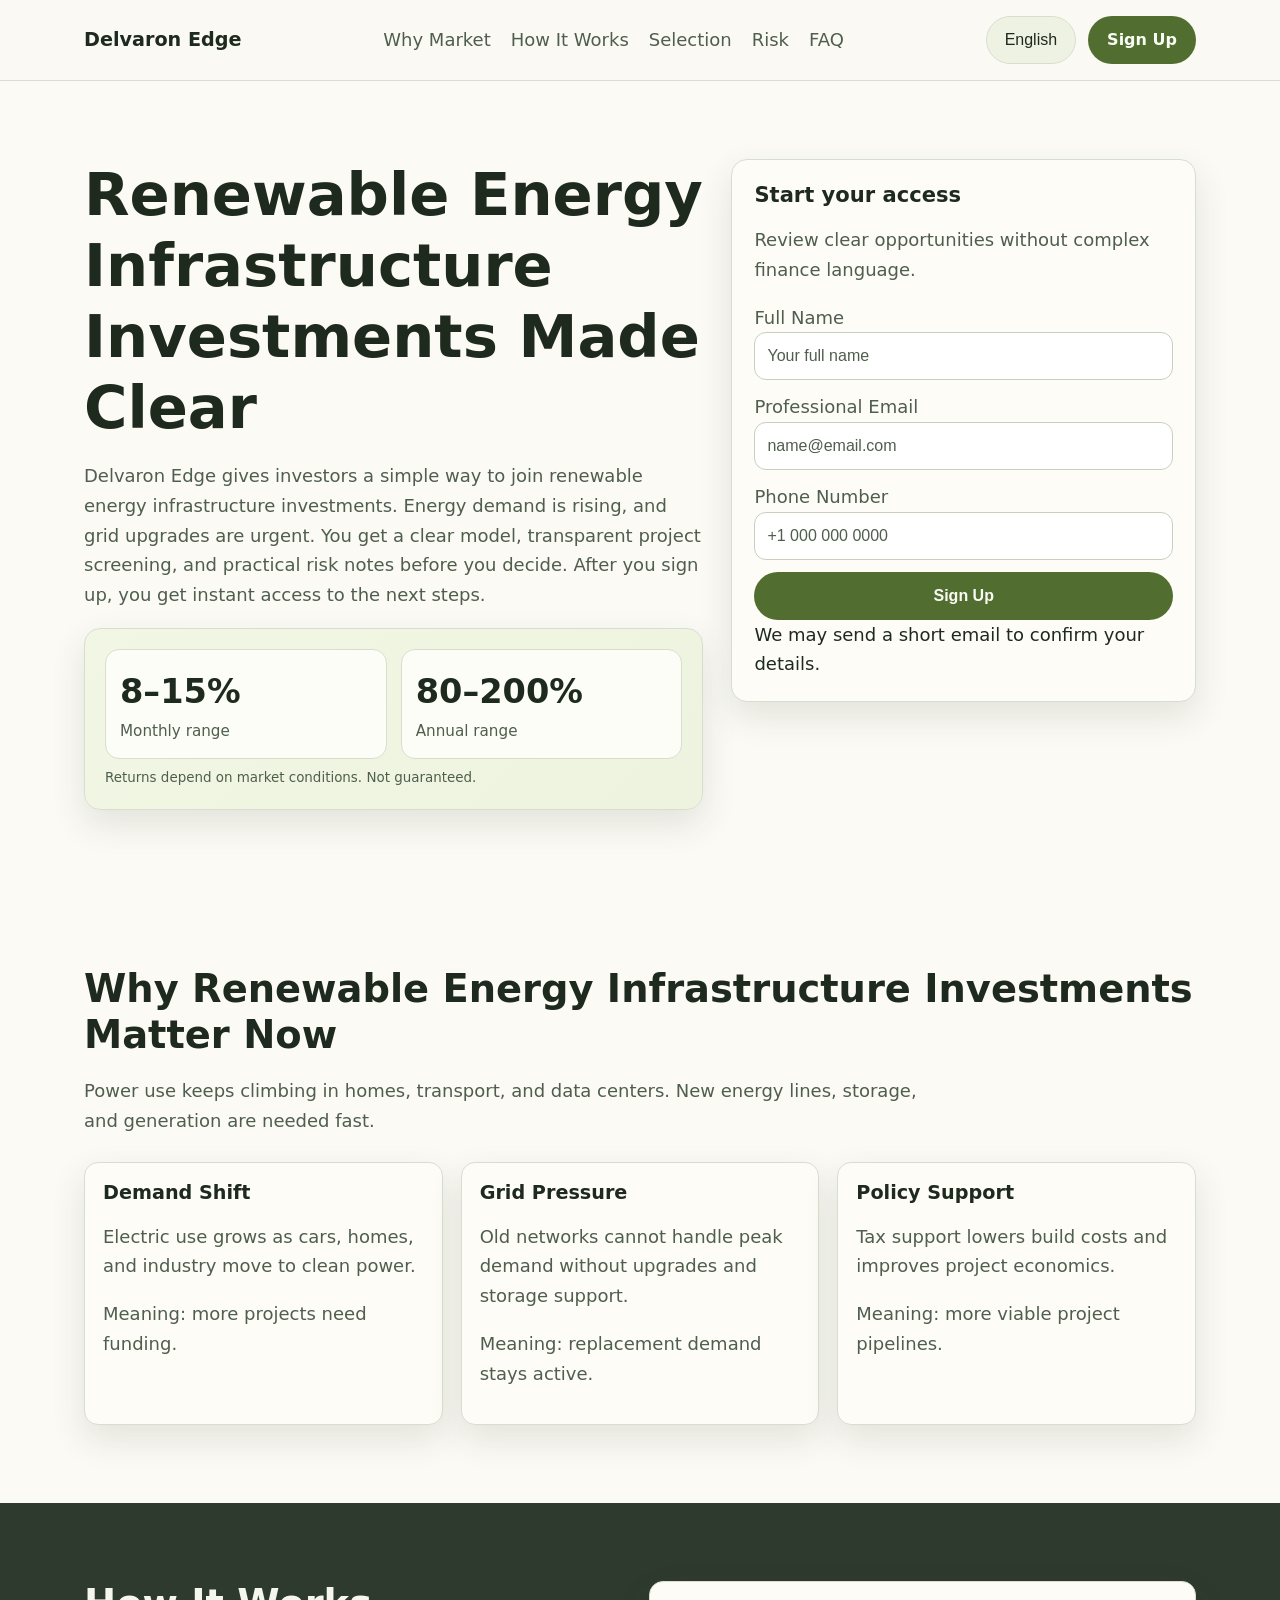
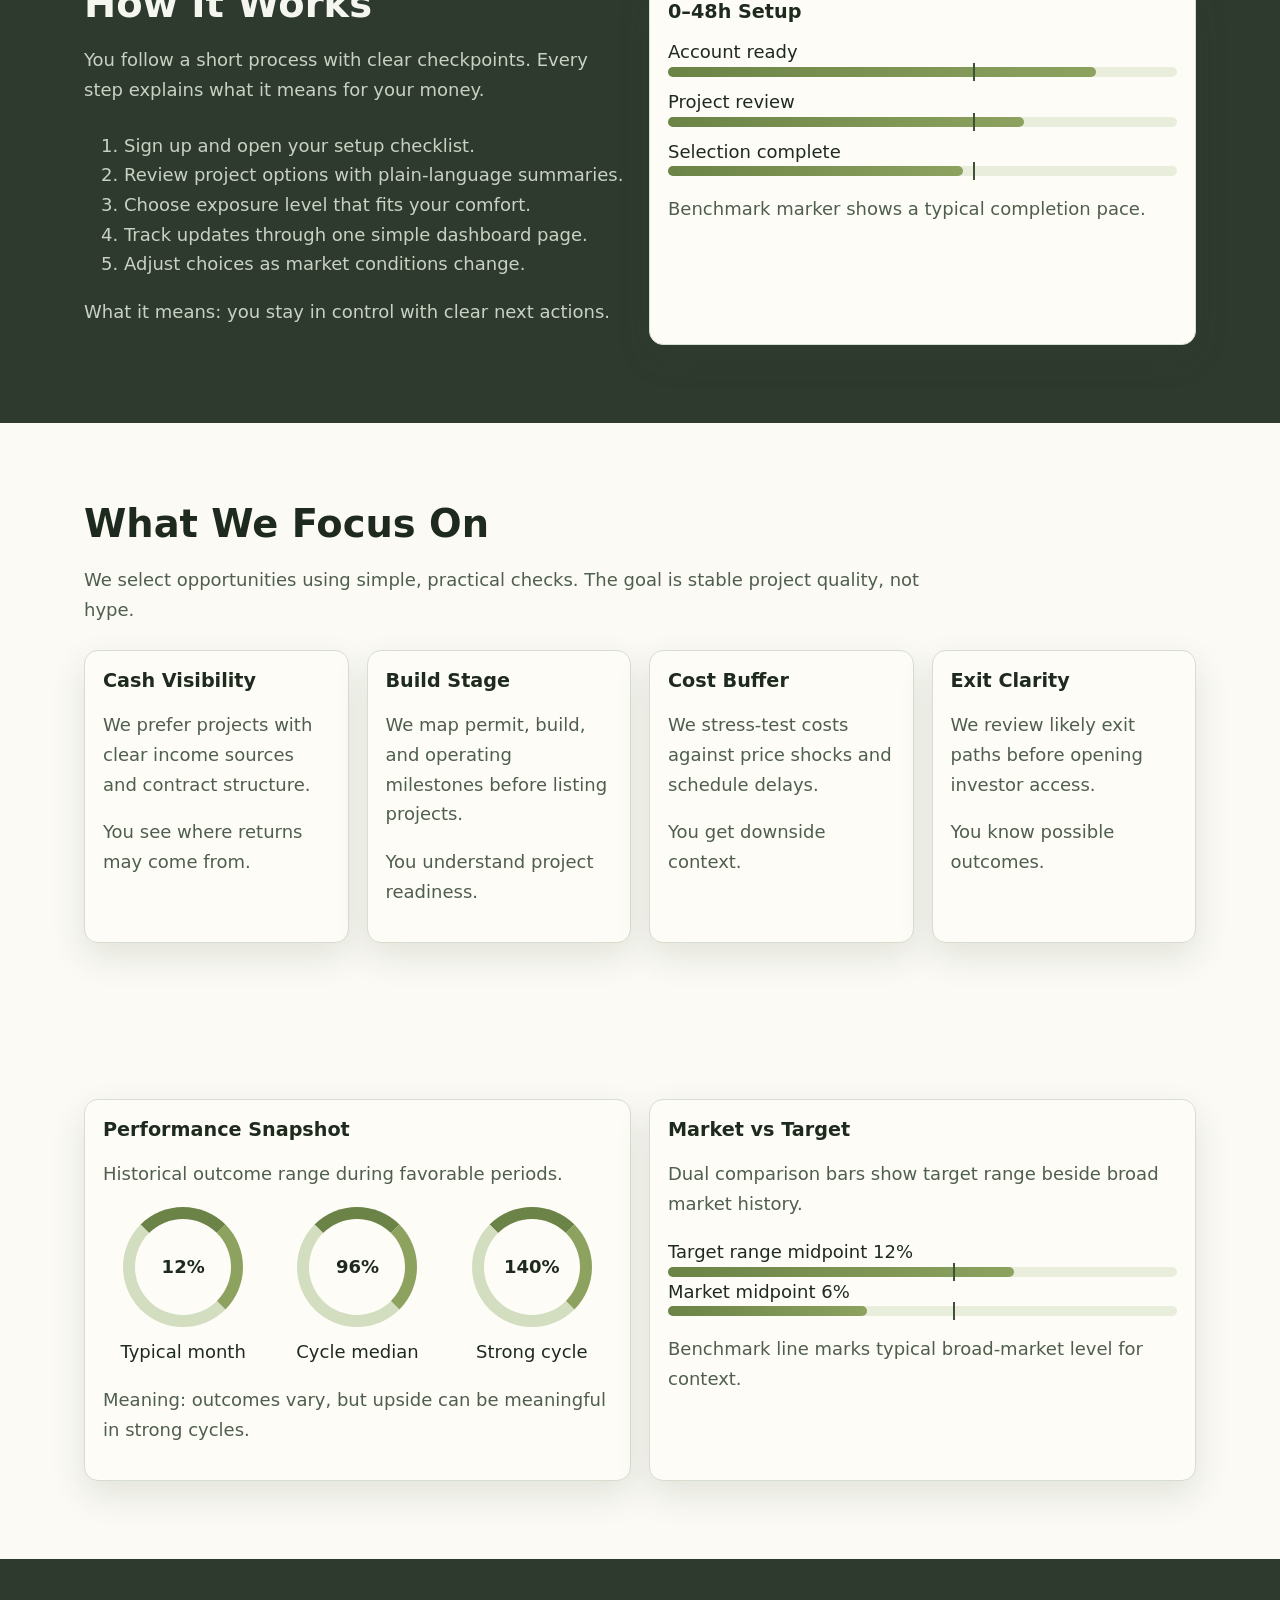
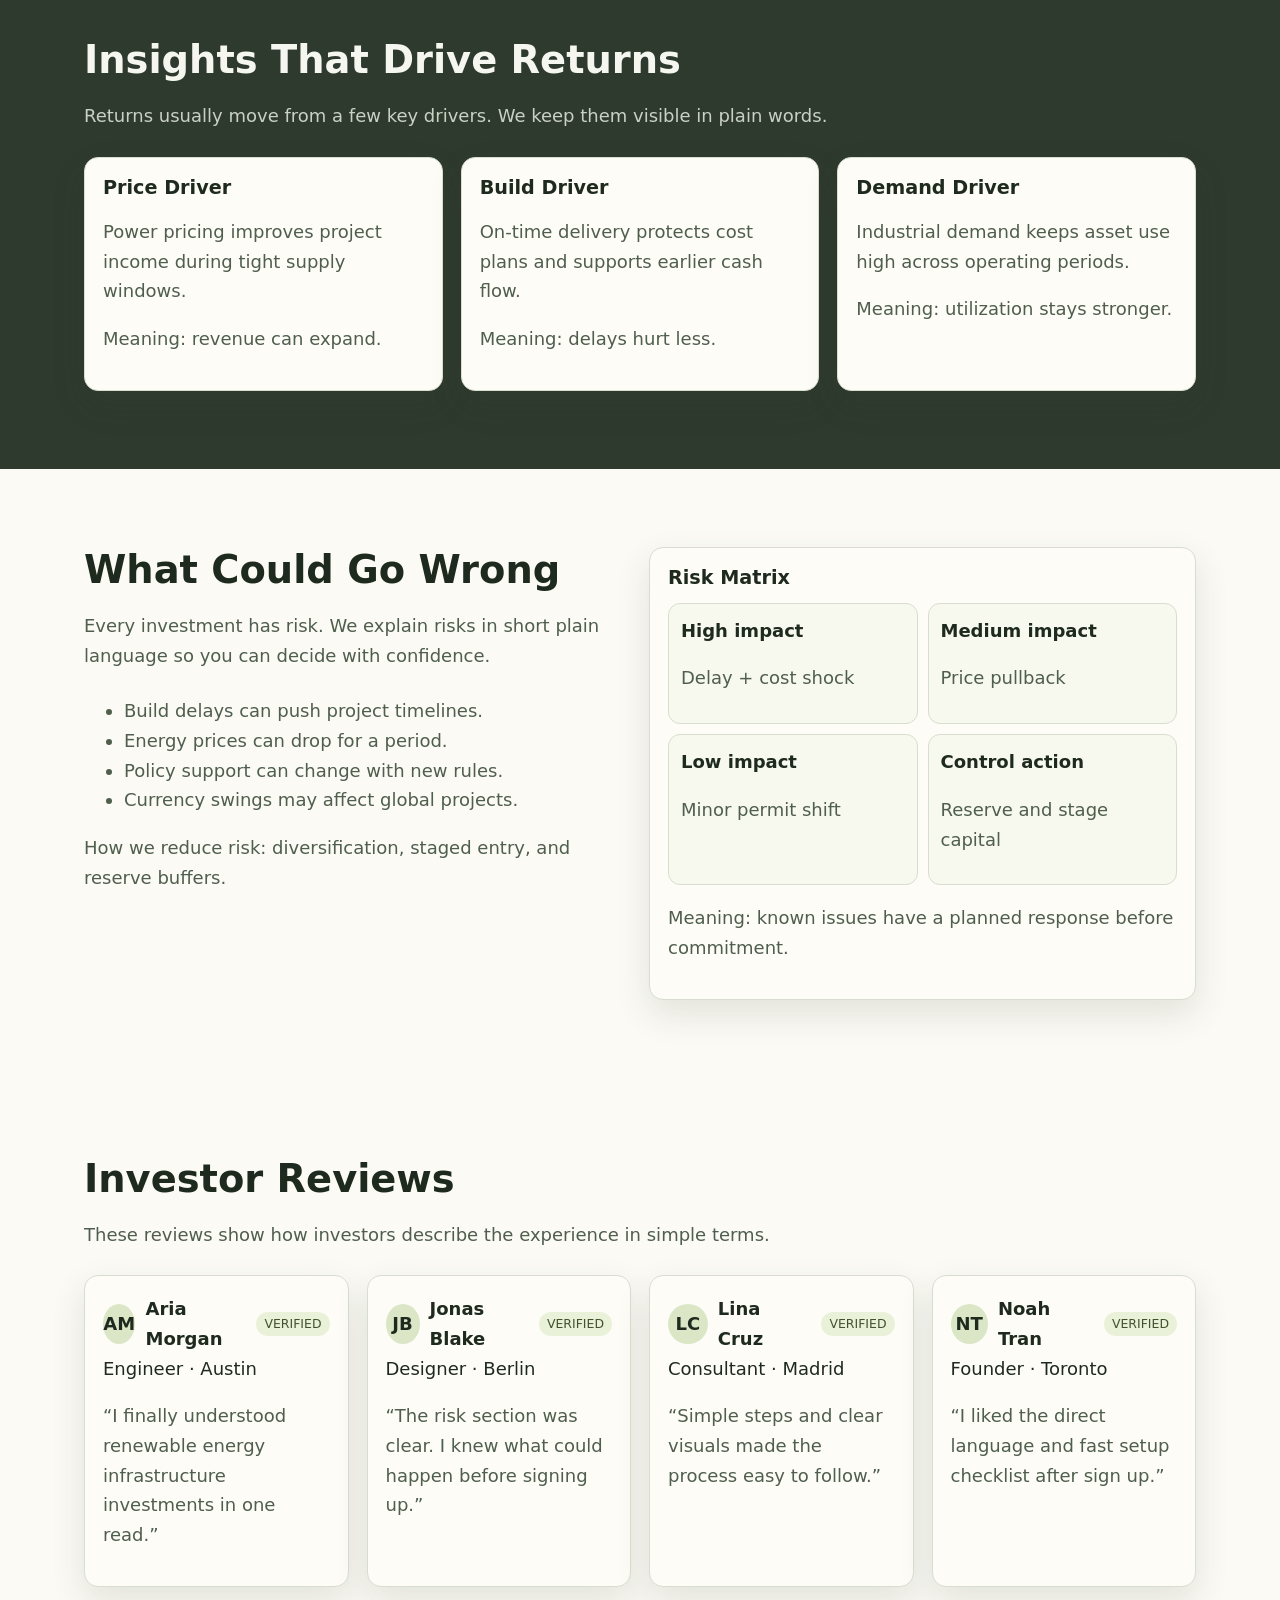
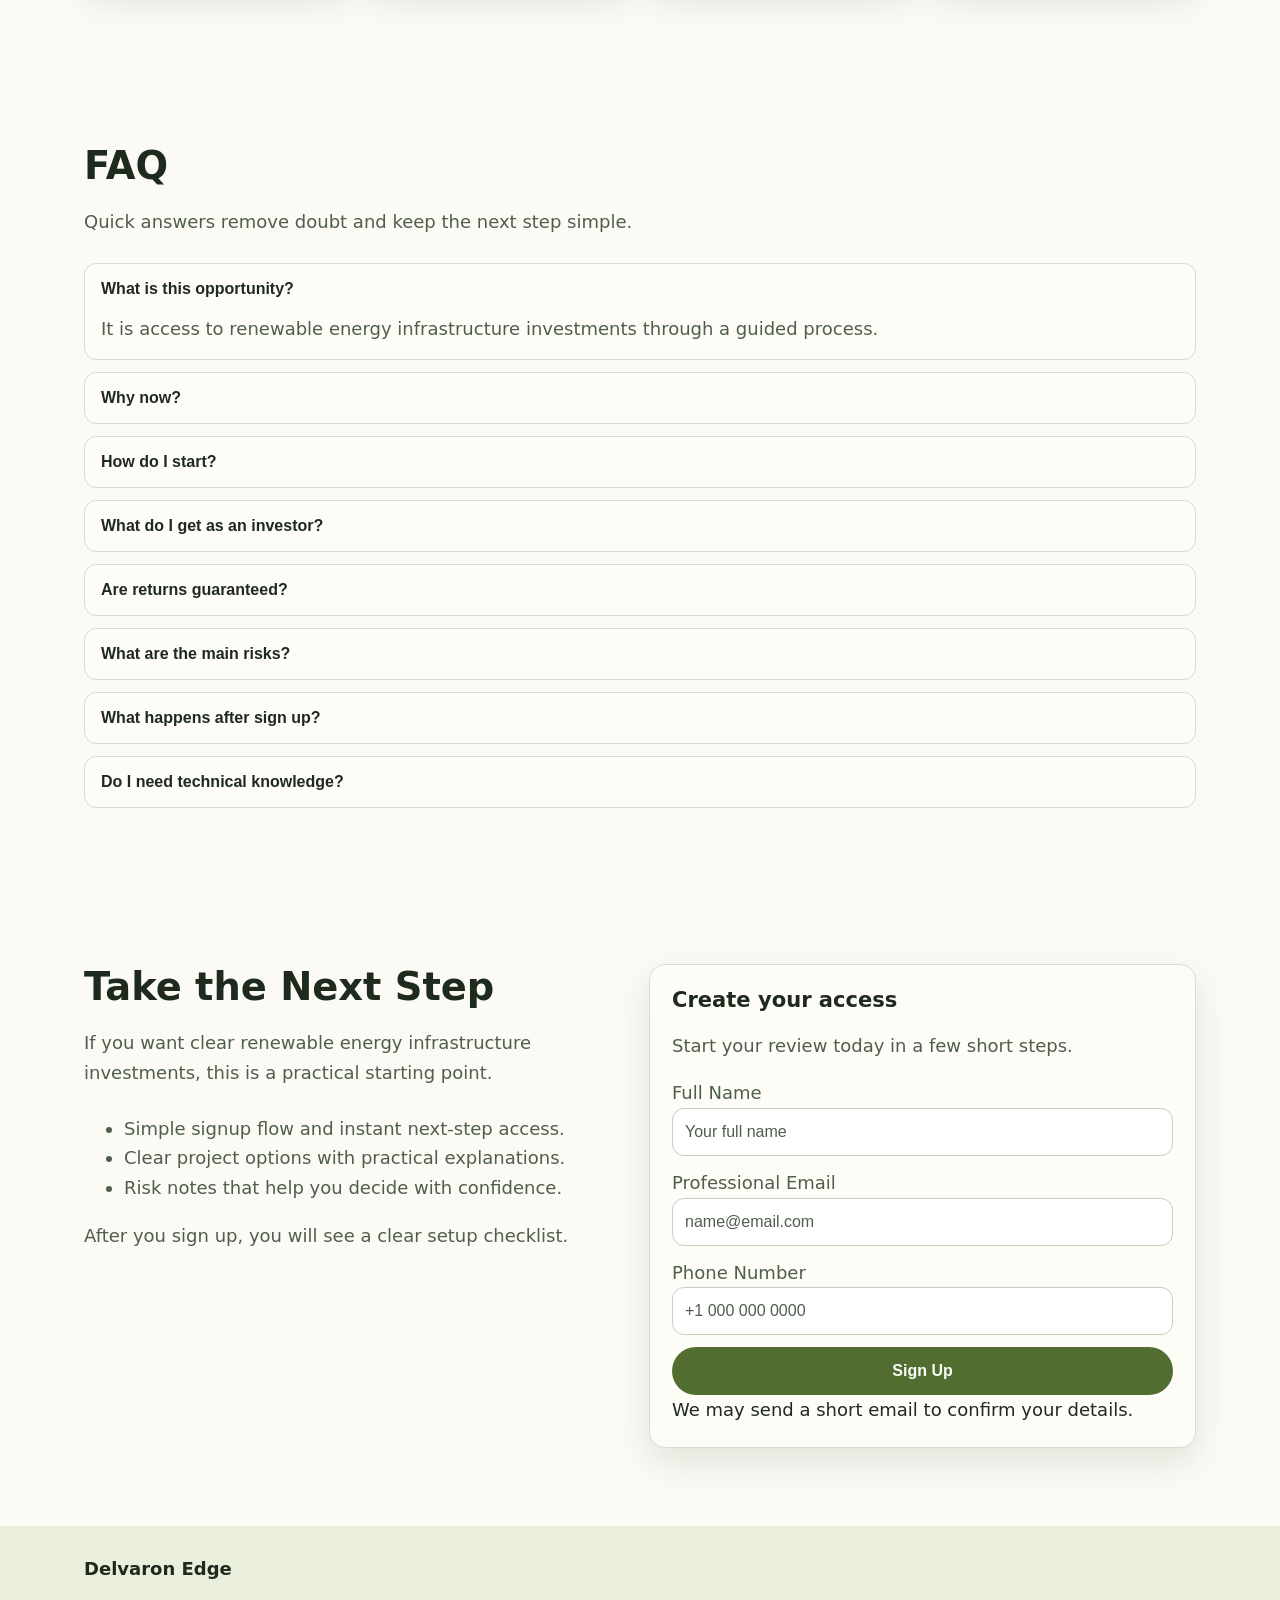
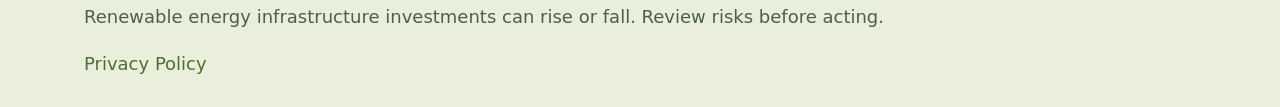
<file: index.html>
<!doctype html>
<html lang="en">
<head>
  <meta charset="UTF-8" />
  <meta name="viewport" content="width=device-width, initial-scale=1" />
  <title>Delvaron Edge | Renewable Energy Infrastructure Investments</title>
  <meta name="description" content="Delvaron Edge offers a clear path into renewable energy infrastructure investments with simple steps, transparent selection, and practical risk controls." />
  <link rel="canonical" href="https://delvaronedge.com/index.html" />
  <link rel="alternate" hreflang="en" href="https://delvaronedge.com/index.html" />
  <link rel="alternate" hreflang="de" href="https://delvaronedge.com/de/index.html" />
  <link rel="alternate" hreflang="fr" href="https://delvaronedge.com/fr/index.html" />
  <link rel="alternate" hreflang="es" href="https://delvaronedge.com/es/index.html" />
  <link rel="alternate" hreflang="it" href="https://delvaronedge.com/it/index.html" />
  <link rel="alternate" hreflang="tr" href="https://delvaronedge.com/tr/index.html" />
  <link rel="alternate" hreflang="pt" href="https://delvaronedge.com/pt/index.html" />
  <link rel="alternate" hreflang="ja" href="https://delvaronedge.com/jp/index.html" />
  <link rel="alternate" hreflang="sk" href="https://delvaronedge.com/sk/index.html" />
  <link rel="alternate" hreflang="nl-BE" href="https://delvaronedge.com/be/index.html" />
  <meta property="og:title" content="Delvaron Edge Renewable Energy Infrastructure Investments" />
  <meta property="og:description" content="A simple way to understand and join renewable energy infrastructure investments." />
  <meta property="og:type" content="website" />
  <meta property="og:url" content="https://delvaronedge.com/index.html" />
  <meta property="twitter:card" content="summary_large_image" />
  <meta property="twitter:title" content="Delvaron Edge Renewable Energy Infrastructure Investments" />
  <meta property="twitter:description" content="Clear investor story, simple steps, and transparent risk notes." />
  <link rel="stylesheet" href="assets/style.css" />
  <script defer src="assets/app.js"></script>
</head>
<body>
<header class="site-header">
  <div class="container header-row">
    <a class="brand" href="index.html">Delvaron Edge</a>
    <nav class="main-nav" aria-label="Main navigation">
      <a href="#market">Why Market</a><a href="#model">How It Works</a><a href="#focus">Selection</a><a href="#risk">Risk</a><a href="#faq">FAQ</a>
    </nav>
    <div class="header-right">
      <div class="lang">
        <button class="lang-trigger" aria-label="Open language list">English</button>
        <div class="lang-menu" role="menu">
          <a href="index.html"><svg class="flag" viewBox="0 0 20 20"><rect width="20" height="20" fill="#1f4fa3"/><text x="10" y="13" text-anchor="middle" fill="#fff" font-size="7">GB</text></svg>English</a>
          <a href="de/index.html"><svg class="flag" viewBox="0 0 20 20"><rect width="20" height="20" fill="#000"/><text x="10" y="13" text-anchor="middle" fill="#fff" font-size="7">DE</text></svg>Deutsch</a>
          <a href="fr/index.html"><svg class="flag" viewBox="0 0 20 20"><rect width="20" height="20" fill="#0055a4"/><text x="10" y="13" text-anchor="middle" fill="#fff" font-size="7">FR</text></svg>Français</a>
          <a href="es/index.html"><svg class="flag" viewBox="0 0 20 20"><rect width="20" height="20" fill="#aa151b"/><text x="10" y="13" text-anchor="middle" fill="#fff" font-size="7">ES</text></svg>Español</a>
          <a href="it/index.html"><svg class="flag" viewBox="0 0 20 20"><rect width="20" height="20" fill="#009246"/><text x="10" y="13" text-anchor="middle" fill="#fff" font-size="7">IT</text></svg>Italiano</a>
          <a href="tr/index.html"><svg class="flag" viewBox="0 0 20 20"><rect width="20" height="20" fill="#e30a17"/><text x="10" y="13" text-anchor="middle" fill="#fff" font-size="7">TR</text></svg>Türkçe</a>
          <a href="pt/index.html"><svg class="flag" viewBox="0 0 20 20"><rect width="20" height="20" fill="#046a38"/><text x="10" y="13" text-anchor="middle" fill="#fff" font-size="7">PT</text></svg>Português</a>
          <a href="jp/index.html"><svg class="flag" viewBox="0 0 20 20"><rect width="20" height="20" fill="#bc002d"/><text x="10" y="13" text-anchor="middle" fill="#fff" font-size="7">JP</text></svg>日本語</a>
          <a href="sk/index.html"><svg class="flag" viewBox="0 0 20 20"><rect width="20" height="20" fill="#0b4ea2"/><text x="10" y="13" text-anchor="middle" fill="#fff" font-size="7">SK</text></svg>Slovak</a>
          <a href="be/index.html"><svg class="flag" viewBox="0 0 20 20"><rect width="20" height="20" fill="#000"/><text x="10" y="13" text-anchor="middle" fill="#fff" font-size="7">BE</text></svg>Nederlands (BE)</a>
        </div>
      </div>
      <a class="btn" href="#signup-final">Sign Up</a>
      <button id="openDrawer" class="btn mobile-toggle" aria-label="Open menu">Menu</button>
    </div>
  </div>
</header>
<div id="drawerOverlay" class="drawer-overlay"></div>
<aside id="mobileDrawer" class="mobile-drawer" aria-label="Mobile menu">
  <button id="closeDrawer" class="icon-btn" aria-label="Close menu">X</button>
  <a href="#market">Why Market</a><a href="#model">How It Works</a><a href="#focus">Selection</a><a href="#risk">Risk</a><a href="#faq">FAQ</a>
  <div class="lang">
    <button class="lang-trigger">English</button>
    <div class="lang-menu">
      <a href="index.html">English</a><a href="de/index.html">Deutsch</a><a href="fr/index.html">Français</a><a href="es/index.html">Español</a><a href="it/index.html">Italiano</a><a href="tr/index.html">Türkçe</a><a href="pt/index.html">Português</a><a href="jp/index.html">日本語</a><a href="sk/index.html">Slovak</a><a href="be/index.html">Nederlands (BE)</a>
    </div>
  </div>
  <a class="btn" href="#signup-final">Sign Up</a>
</aside>

<main>
<section class="section light">
  <div class="container hero-grid">
    <div class="reveal">
      <h1>Renewable Energy Infrastructure Investments Made Clear</h1>
      <p>Delvaron Edge gives investors a simple way to join renewable energy infrastructure investments. Energy demand is rising, and grid upgrades are urgent. You get a clear model, transparent project screening, and practical risk notes before you decide. After you sign up, you get instant access to the next steps.</p>
      <div class="performance-panel" aria-label="Performance range">
        <div class="perf-grid">
          <div class="perf-metric"><div class="perf-num">8–15%</div><div class="perf-label">Monthly range</div></div>
          <div class="perf-metric"><div class="perf-num">80–200%</div><div class="perf-label">Annual range</div></div>
        </div>
        <div class="perf-note">Returns depend on market conditions. Not guaranteed.</div>
      </div>
    </div>
    <form class="form-card reveal" aria-label="Hero sign up form">
      <h3 class="form-title">Start your access</h3>
      <p class="form-sub">Review clear opportunities without complex finance language.</p>
      <div class="form-stack">
        <label>Full Name<input type="text" placeholder="Your full name" required></label>
        <label>Professional Email<input type="email" placeholder="name@email.com" required></label>
        <label>Phone Number<input type="tel" placeholder="+1 000 000 0000" required></label>
        <button class="btn" type="submit">Sign Up</button>
      </div>
      <small class="muted">We may send a short email to confirm your details.</small>
    </form>
  </div>
</section>

<section id="market" class="section light">
  <div class="container reveal">
    <h2>Why Renewable Energy Infrastructure Investments Matter Now</h2>
    <p class="section-intro">Power use keeps climbing in homes, transport, and data centers. New energy lines, storage, and generation are needed fast.</p>
    <div class="grid-3">
      <article class="card"><h3>Demand Shift</h3><p>Electric use grows as cars, homes, and industry move to clean power.</p><p class="muted">Meaning: more projects need funding.</p></article>
      <article class="card"><h3>Grid Pressure</h3><p>Old networks cannot handle peak demand without upgrades and storage support.</p><p class="muted">Meaning: replacement demand stays active.</p></article>
      <article class="card"><h3>Policy Support</h3><p>Tax support lowers build costs and improves project economics.</p><p class="muted">Meaning: more viable project pipelines.</p></article>
    </div>
  </div>
</section>

<section id="model" class="section dark">
  <div class="container grid-2 reveal">
    <div>
      <h2>How It Works</h2>
      <p class="section-intro">You follow a short process with clear checkpoints. Every step explains what it means for your money.</p>
      <ol>
        <li>Sign up and open your setup checklist.</li>
        <li>Review project options with plain-language summaries.</li>
        <li>Choose exposure level that fits your comfort.</li>
        <li>Track updates through one simple dashboard page.</li>
        <li>Adjust choices as market conditions change.</li>
      </ol>
      <p>What it means: you stay in control with clear next actions.</p>
    </div>
    <div class="card dual-bars">
      <h3>0–48h Setup</h3>
      <div class="row"><small>Account ready</small><div class="bar-track"><div class="bar-fill" style="width:84%"></div><span class="marker"></span></div></div>
      <div class="row"><small>Project review</small><div class="bar-track"><div class="bar-fill" style="width:70%"></div><span class="marker"></span></div></div>
      <div class="row"><small>Selection complete</small><div class="bar-track"><div class="bar-fill" style="width:58%"></div><span class="marker"></span></div></div>
      <p class="muted">Benchmark marker shows a typical completion pace.</p>
    </div>
  </div>
</section>

<section id="focus" class="section light">
  <div class="container reveal">
    <h2>What We Focus On</h2>
    <p class="section-intro">We select opportunities using simple, practical checks. The goal is stable project quality, not hype.</p>
    <div class="grid-4">
      <article class="card"><h3>Cash Visibility</h3><p>We prefer projects with clear income sources and contract structure.</p><p class="muted">You see where returns may come from.</p></article>
      <article class="card"><h3>Build Stage</h3><p>We map permit, build, and operating milestones before listing projects.</p><p class="muted">You understand project readiness.</p></article>
      <article class="card"><h3>Cost Buffer</h3><p>We stress-test costs against price shocks and schedule delays.</p><p class="muted">You get downside context.</p></article>
      <article class="card"><h3>Exit Clarity</h3><p>We review likely exit paths before opening investor access.</p><p class="muted">You know possible outcomes.</p></article>
    </div>
  </div>
</section>

<section id="metrics" class="section light">
  <div class="container grid-2 reveal">
    <div class="card">
      <h3>Performance Snapshot</h3>
      <p>Historical outcome range during favorable periods.</p>
      <div class="rings">
        <div class="ring"><div class="circle">12%</div><small>Typical month</small></div>
        <div class="ring"><div class="circle">96%</div><small>Cycle median</small></div>
        <div class="ring"><div class="circle">140%</div><small>Strong cycle</small></div>
      </div>
      <p class="muted">Meaning: outcomes vary, but upside can be meaningful in strong cycles.</p>
    </div>
    <div class="card">
      <h3>Market vs Target</h3>
      <p>Dual comparison bars show target range beside broad market history.</p>
      <div class="row"><small>Target range midpoint 12%</small><div class="bar-track"><div class="bar-fill" style="width:68%"></div><span class="marker" style="left:56%"></span></div></div>
      <div class="row"><small>Market midpoint 6%</small><div class="bar-track"><div class="bar-fill" style="width:39%"></div><span class="marker" style="left:56%"></span></div></div>
      <p class="muted">Benchmark line marks typical broad-market level for context.</p>
    </div>
  </div>
</section>

<section id="insights" class="section dark">
  <div class="container reveal">
    <h2>Insights That Drive Returns</h2>
    <p class="section-intro">Returns usually move from a few key drivers. We keep them visible in plain words.</p>
    <div class="grid-3">
      <article class="card"><h3>Price Driver</h3><p>Power pricing improves project income during tight supply windows.</p><p class="muted">Meaning: revenue can expand.</p></article>
      <article class="card"><h3>Build Driver</h3><p>On-time delivery protects cost plans and supports earlier cash flow.</p><p class="muted">Meaning: delays hurt less.</p></article>
      <article class="card"><h3>Demand Driver</h3><p>Industrial demand keeps asset use high across operating periods.</p><p class="muted">Meaning: utilization stays stronger.</p></article>
    </div>
  </div>
</section>

<section id="risk" class="section light">
  <div class="container grid-2 reveal">
    <div>
      <h2>What Could Go Wrong</h2>
      <p class="section-intro">Every investment has risk. We explain risks in short plain language so you can decide with confidence.</p>
      <ul>
        <li>Build delays can push project timelines.</li>
        <li>Energy prices can drop for a period.</li>
        <li>Policy support can change with new rules.</li>
        <li>Currency swings may affect global projects.</li>
      </ul>
      <p>How we reduce risk: diversification, staged entry, and reserve buffers.</p>
    </div>
    <div class="card">
      <h3>Risk Matrix</h3>
      <div class="risk-matrix">
        <div class="risk-cell"><strong>High impact</strong><p>Delay + cost shock</p></div>
        <div class="risk-cell"><strong>Medium impact</strong><p>Price pullback</p></div>
        <div class="risk-cell"><strong>Low impact</strong><p>Minor permit shift</p></div>
        <div class="risk-cell"><strong>Control action</strong><p>Reserve and stage capital</p></div>
      </div>
      <p class="muted">Meaning: known issues have a planned response before commitment.</p>
    </div>
  </div>
</section>

<section class="section light">
  <div class="container reveal">
    <h2>Investor Reviews</h2>
    <p class="section-intro">These reviews show how investors describe the experience in simple terms.</p>
    <div class="grid-4">
      <article class="card"><div class="review-head"><div class="avatar">AM</div><strong>Aria Morgan</strong><span class="verified">VERIFIED</span></div><small>Engineer · Austin</small><p>“I finally understood renewable energy infrastructure investments in one read.”</p></article>
      <article class="card"><div class="review-head"><div class="avatar">JB</div><strong>Jonas Blake</strong><span class="verified">VERIFIED</span></div><small>Designer · Berlin</small><p>“The risk section was clear. I knew what could happen before signing up.”</p></article>
      <article class="card"><div class="review-head"><div class="avatar">LC</div><strong>Lina Cruz</strong><span class="verified">VERIFIED</span></div><small>Consultant · Madrid</small><p>“Simple steps and clear visuals made the process easy to follow.”</p></article>
      <article class="card"><div class="review-head"><div class="avatar">NT</div><strong>Noah Tran</strong><span class="verified">VERIFIED</span></div><small>Founder · Toronto</small><p>“I liked the direct language and fast setup checklist after sign up.”</p></article>
    </div>
  </div>
</section>

<section id="faq" class="section light">
  <div class="container reveal">
    <h2>FAQ</h2>
    <p class="section-intro">Quick answers remove doubt and keep the next step simple.</p>
    <div class="faq-list">
      <div class="faq-item open"><button class="faq-q">What is this opportunity?</button><div class="faq-answer">It is access to renewable energy infrastructure investments through a guided process.</div></div>
      <div class="faq-item"><button class="faq-q">Why now?</button><div class="faq-answer">Demand and grid upgrades are rising, which supports long project pipelines.</div></div>
      <div class="faq-item"><button class="faq-q">How do I start?</button><div class="faq-answer">Sign up, review options, and choose what to do next.</div></div>
      <div class="faq-item"><button class="faq-q">What do I get as an investor?</button><div class="faq-answer">Clear project summaries, risk notes, and simple progress tracking.</div></div>
      <div class="faq-item"><button class="faq-q">Are returns guaranteed?</button><div class="faq-answer">No. Returns depend on market conditions and project execution.</div></div>
      <div class="faq-item"><button class="faq-q">What are the main risks?</button><div class="faq-answer">Delays, price moves, and policy changes can affect outcomes.</div></div>
      <div class="faq-item"><button class="faq-q">What happens after sign up?</button><div class="faq-answer">After you sign up, you can review the options and choose what to do next.</div></div>
      <div class="faq-item"><button class="faq-q">Do I need technical knowledge?</button><div class="faq-answer">No. The platform explains each point in plain, simple language.</div></div>
    </div>
  </div>
</section>

<section id="signup-final" class="section final-cta light">
  <div class="container grid-2 reveal">
    <div>
      <h2>Take the Next Step</h2>
      <p class="section-intro">If you want clear renewable energy infrastructure investments, this is a practical starting point.</p>
      <ul>
        <li>Simple signup flow and instant next-step access.</li>
        <li>Clear project options with practical explanations.</li>
        <li>Risk notes that help you decide with confidence.</li>
      </ul>
      <p>After you sign up, you will see a clear setup checklist.</p>
    </div>
    <form class="form-card" aria-label="Final sign up form">
      <h3 class="form-title">Create your access</h3>
      <p class="form-sub">Start your review today in a few short steps.</p>
      <div class="form-stack">
        <label>Full Name<input type="text" placeholder="Your full name" required></label>
        <label>Professional Email<input type="email" placeholder="name@email.com" required></label>
        <label>Phone Number<input type="tel" placeholder="+1 000 000 0000" required></label>
        <button class="btn" type="submit">Sign Up</button>
      </div>
      <small class="muted">We may send a short email to confirm your details.</small>
    </form>
  </div>
</section>
</main>

<footer class="footer">
  <div class="container">
    <strong>Delvaron Edge</strong>
    <p class="muted">Renewable energy infrastructure investments can rise or fall. Review risks before acting.</p>
    <a href="#" data-open-privacy>Privacy Policy</a>
  </div>
</footer>

<div id="privacyModal" class="modal" aria-modal="true" role="dialog" aria-label="Privacy Policy">
  <div class="modal-panel">
    <div class="modal-head"><h3>Privacy Policy</h3><button class="icon-btn" data-close-privacy aria-label="Close privacy">X</button></div>
    <div class="modal-body">
      <p><strong>Introduction:</strong> We explain clearly what data we collect and why.</p>
      <p><strong>Data collection:</strong> We collect name, email, phone, and basic device logs.</p>
      <p><strong>Legal basis:</strong> We process data to provide requested access and service support.</p>
      <p><strong>Cookies:</strong> Cookies help with security, language memory, and performance analytics.</p>
      <p><strong>Retention:</strong> We keep records only as long as needed for service and legal duties.</p>
      <p><strong>Third-party sharing:</strong> We share limited data with vetted service providers.</p>
      <p><strong>Security:</strong> We use encryption, access controls, and monitoring.</p>
      <p><strong>User rights:</strong> You can request access, update, export, or deletion of personal data.</p>
      <p><strong>International transfers:</strong> Some providers process data in other countries with safeguards.</p>
      <p><strong>Industry risk disclosure:</strong> Investment markets are volatile, and outcomes are not guaranteed.</p>
      <p><strong>Contact:</strong> privacy@delvaronedge.com</p>
    </div>
    <div class="modal-foot"><button class="icon-btn" data-close-privacy>Close</button></div>
  </div>
</div>

<script type="application/ld+json">{"@context":"https://schema.org","@graph":[{"@type":"Organization","name":"Delvaron Edge","url":"https://delvaronedge.com"},{"@type":"WebSite","name":"Delvaron Edge","url":"https://delvaronedge.com/index.html"},{"@type":"FAQPage","mainEntity":[{"@type":"Question","name":"What is this opportunity?","acceptedAnswer":{"@type":"Answer","text":"It is access to renewable energy infrastructure investments through a guided process."}},{"@type":"Question","name":"What happens after sign up?","acceptedAnswer":{"@type":"Answer","text":"After you sign up, you can review the options and choose what to do next."}}]},{"@type":"Review","author":{"@type":"Person","name":"Aria Morgan"},"reviewBody":"I finally understood renewable energy infrastructure investments in one read.","itemReviewed":{"@type":"Service","name":"Delvaron Edge"}}]}</script>
</body>
</html>
</file>
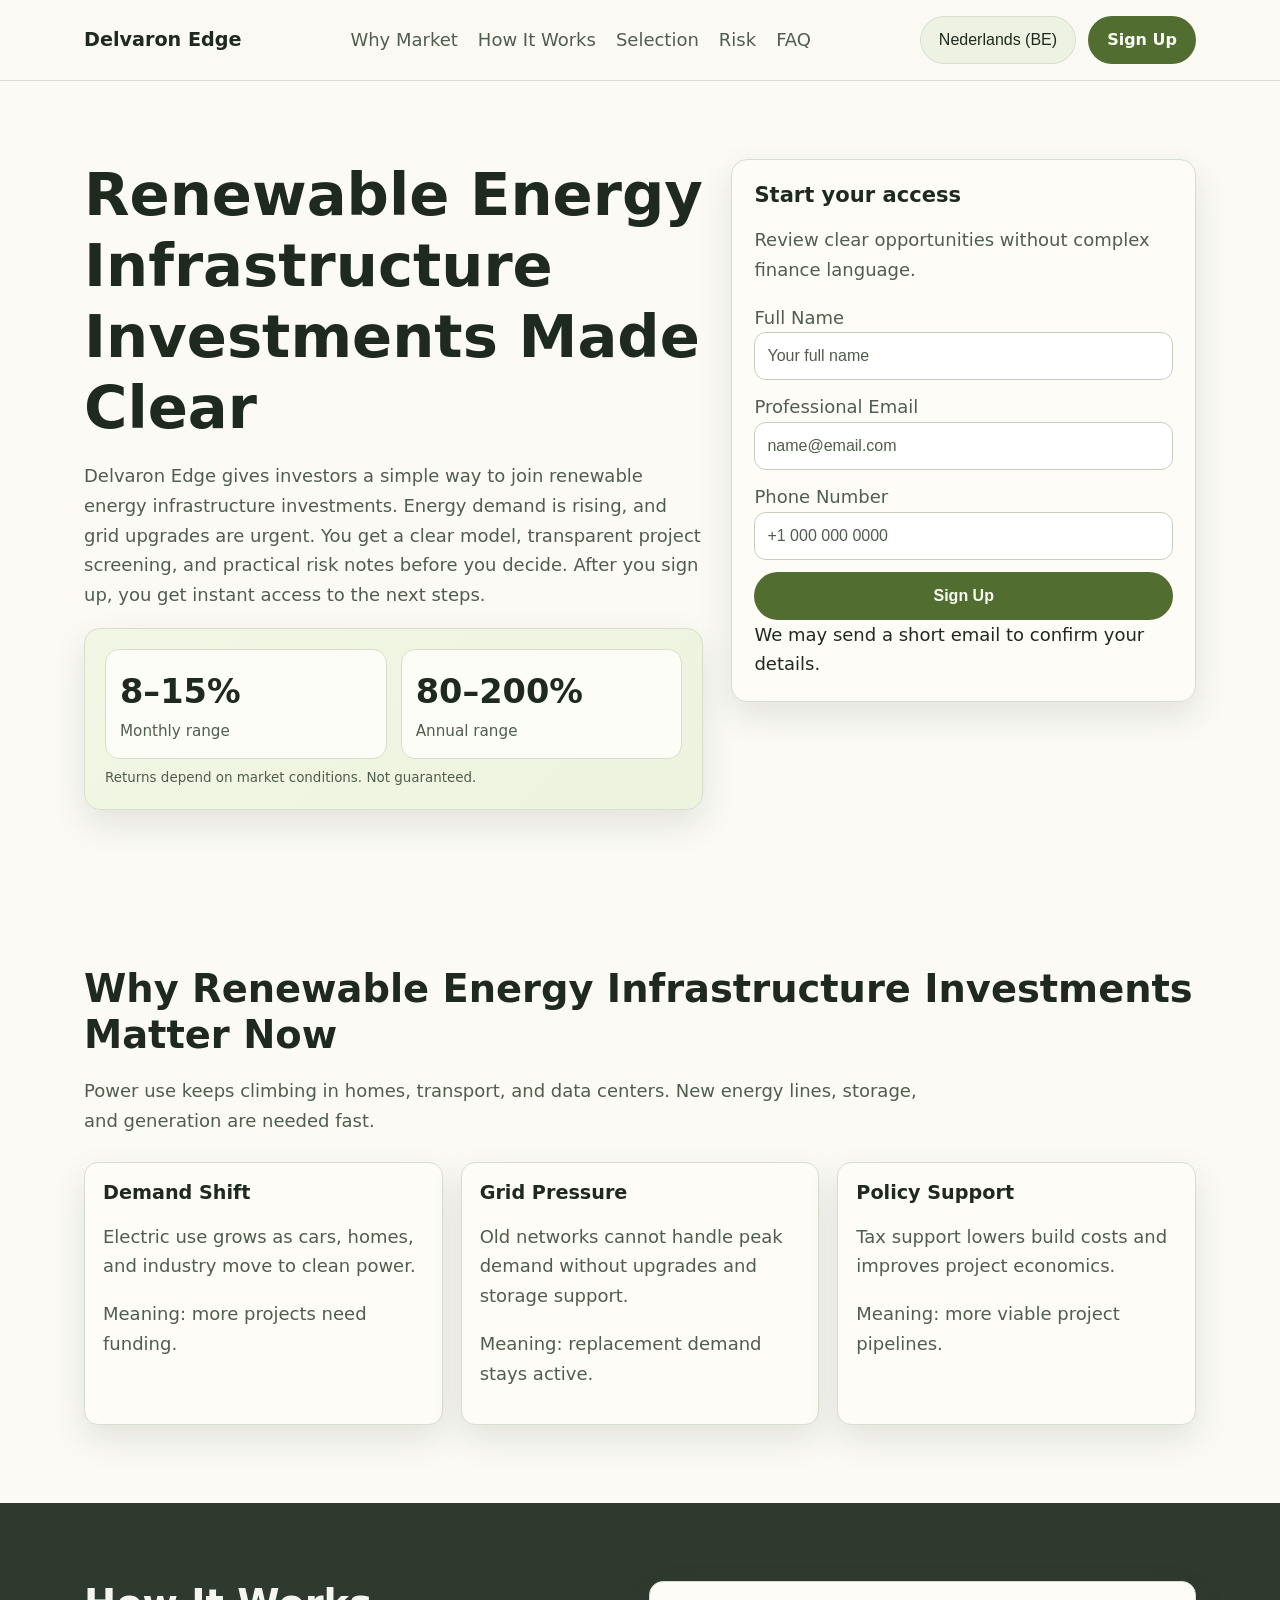
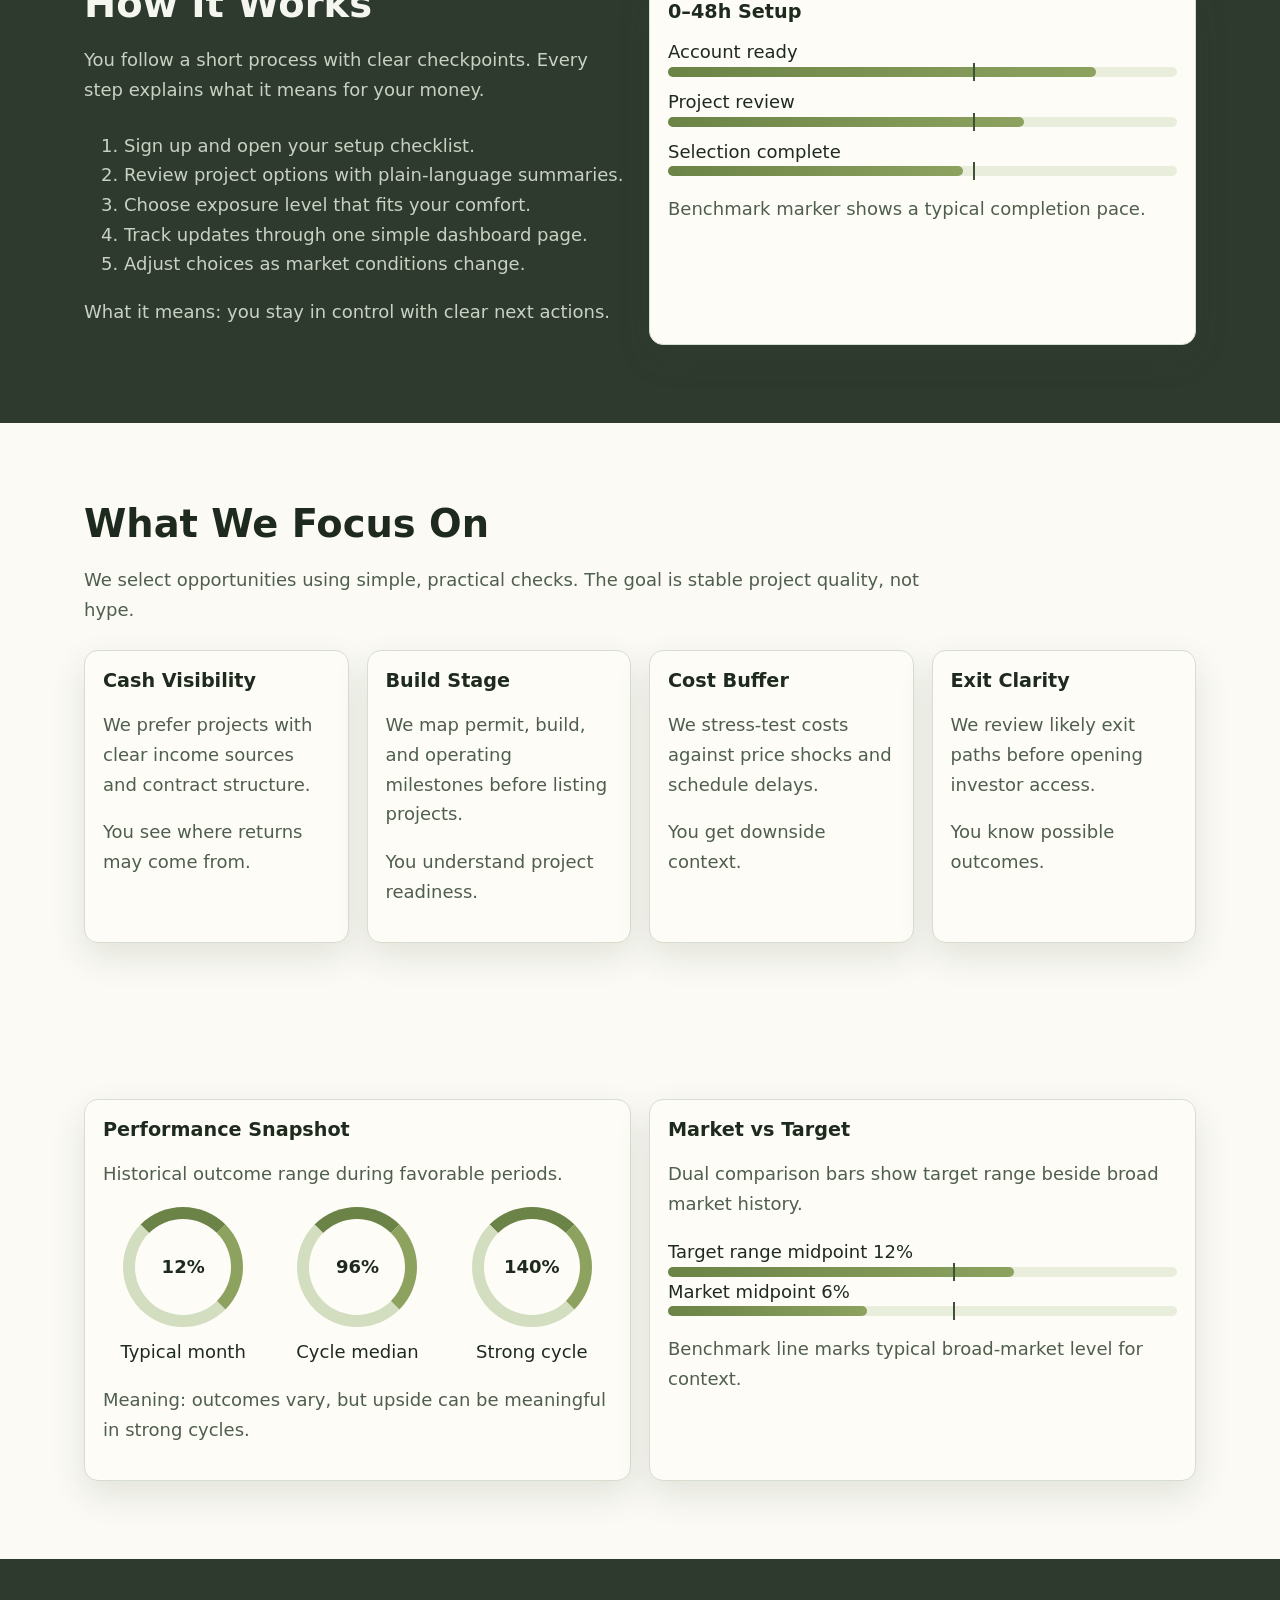
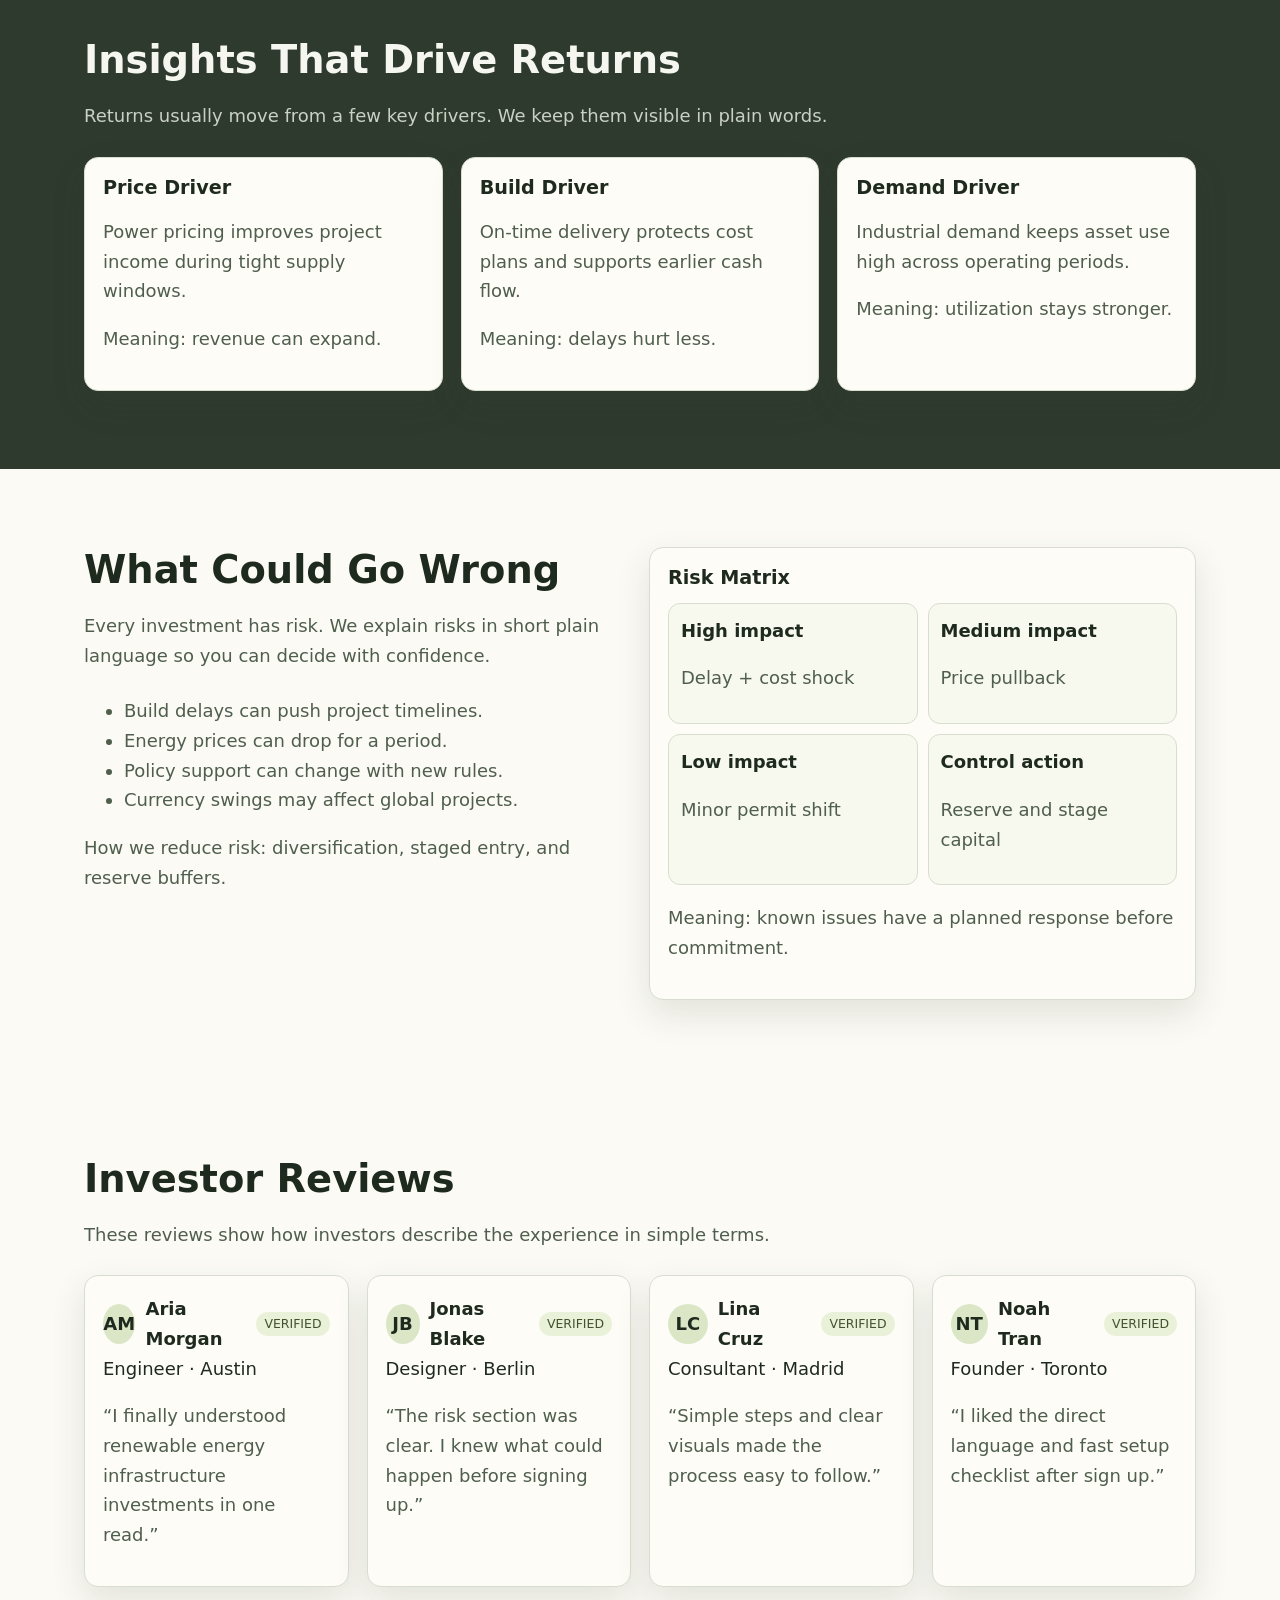
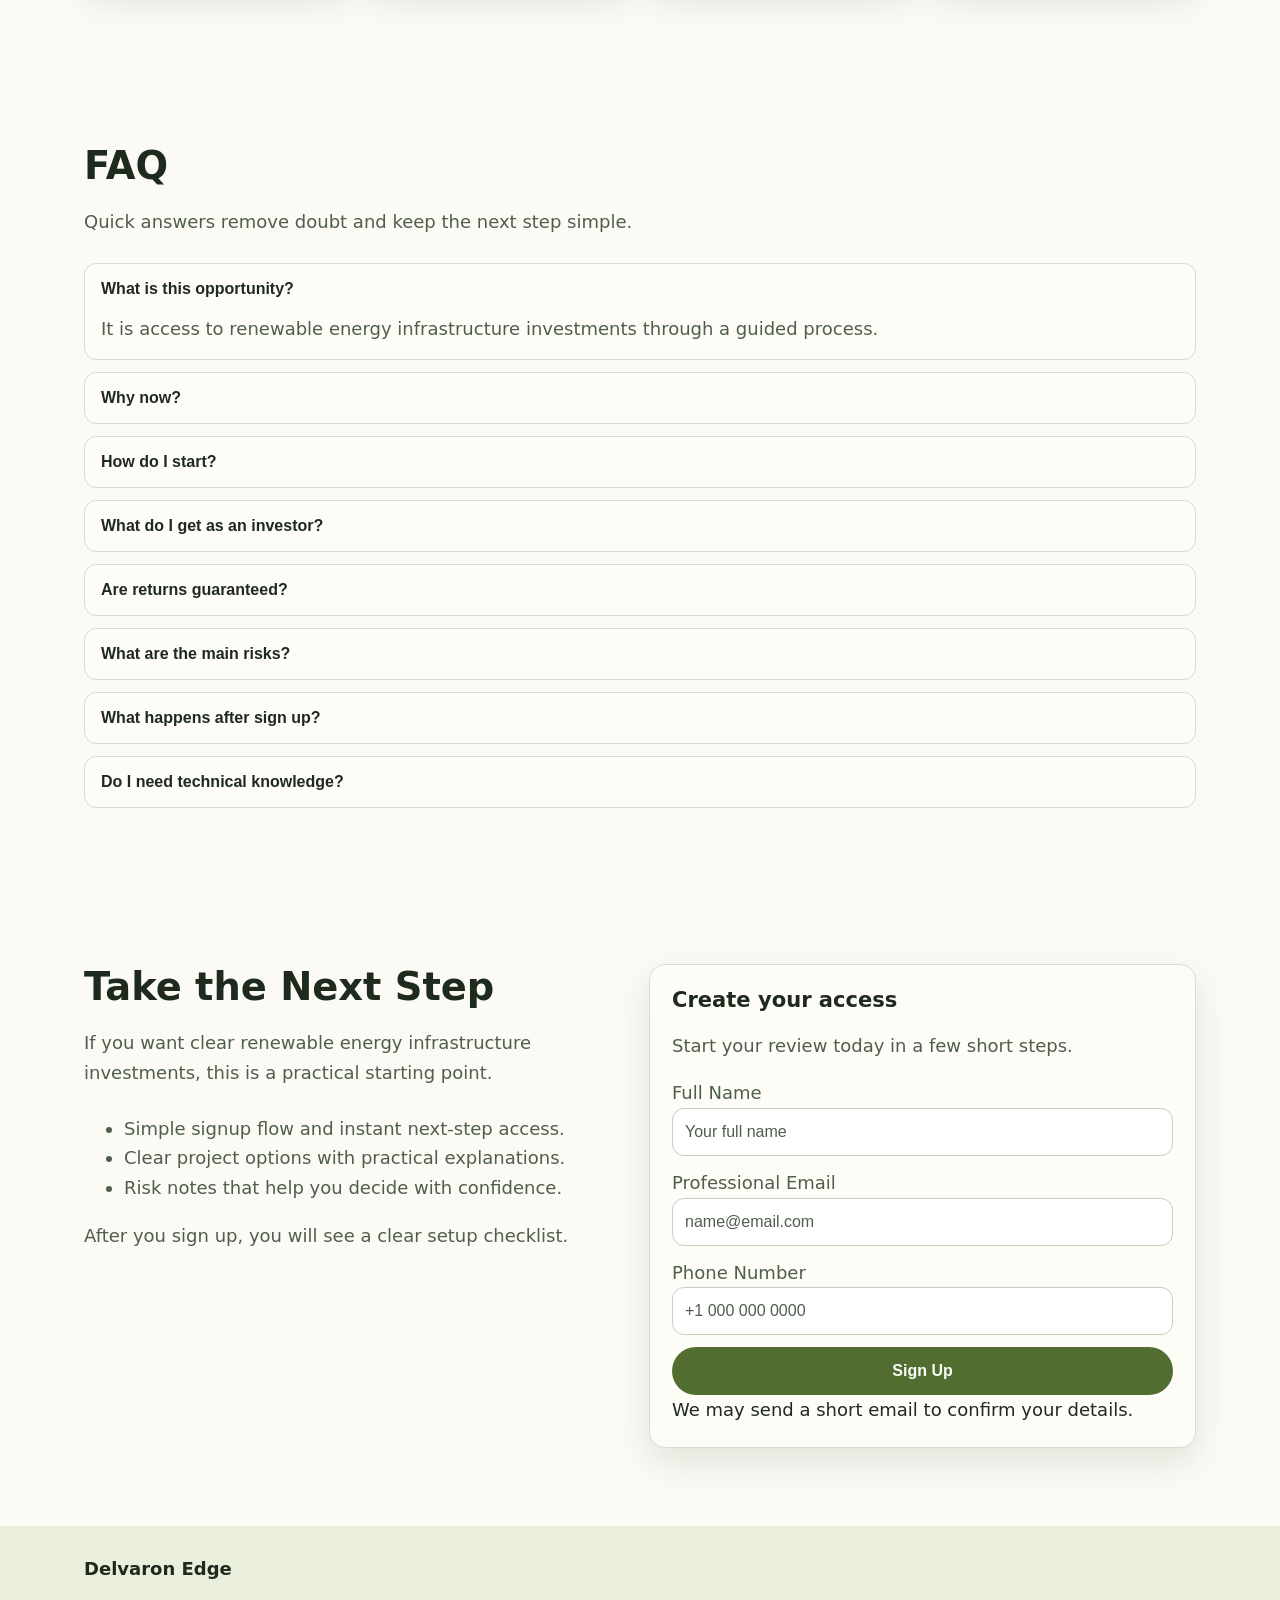
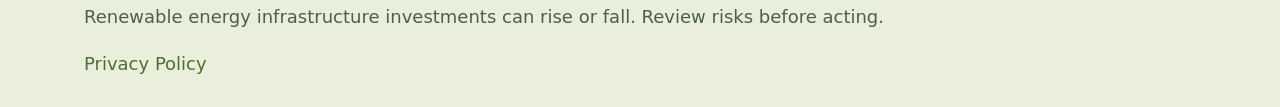
<file: be/index.html>
<!doctype html>
<html lang="en">
<head>
  <meta charset="UTF-8" />
  <meta name="viewport" content="width=device-width, initial-scale=1" />
  <title>Delvaron Edge Nederlands (BE) | Renewable Energy Infrastructure Investments</title>
  <meta name="description" content="Delvaron Edge offers a clear path into renewable energy infrastructure investments with simple steps, transparent selection, and practical risk controls." />
  <link rel="canonical" href="https://delvaronedge.com/be/index.html" />
  <link rel="alternate" hreflang="en" href="https://delvaronedge.com/be/index.html" />
  <link rel="alternate" hreflang="de" href="https://delvaronedge.com/de/index.html" />
  <link rel="alternate" hreflang="fr" href="https://delvaronedge.com/fr/index.html" />
  <link rel="alternate" hreflang="es" href="https://delvaronedge.com/es/index.html" />
  <link rel="alternate" hreflang="it" href="https://delvaronedge.com/it/index.html" />
  <link rel="alternate" hreflang="tr" href="https://delvaronedge.com/tr/index.html" />
  <link rel="alternate" hreflang="pt" href="https://delvaronedge.com/pt/index.html" />
  <link rel="alternate" hreflang="ja" href="https://delvaronedge.com/jp/index.html" />
  <link rel="alternate" hreflang="sk" href="https://delvaronedge.com/sk/index.html" />
  <link rel="alternate" hreflang="nl-BE" href="https://delvaronedge.com/be/index.html" />
  <meta property="og:title" content="Delvaron Edge Renewable Energy Infrastructure Investments" />
  <meta property="og:description" content="A simple way to understand and join renewable energy infrastructure investments." />
  <meta property="og:type" content="website" />
  <meta property="og:url" content="https://delvaronedge.com/be/index.html" />
  <meta property="twitter:card" content="summary_large_image" />
  <meta property="twitter:title" content="Delvaron Edge Renewable Energy Infrastructure Investments" />
  <meta property="twitter:description" content="Clear investor story, simple steps, and transparent risk notes." />
  <link rel="stylesheet" href="../assets/style.css" />
  <script defer src="../assets/app.js"></script>
</head>
<body>
<header class="site-header">
  <div class="container header-row">
    <a class="brand" href="../index.html">Delvaron Edge</a>
    <nav class="main-nav" aria-label="Main navigation">
      <a href="#market">Why Market</a><a href="#model">How It Works</a><a href="#focus">Selection</a><a href="#risk">Risk</a><a href="#faq">FAQ</a>
    </nav>
    <div class="header-right">
      <div class="lang">
        <button class="lang-trigger" aria-label="Open language list">Nederlands (BE)</button>
        <div class="lang-menu" role="menu">
          <a href="../index.html"><svg class="flag" viewBox="0 0 20 20"><rect width="20" height="20" fill="#1f4fa3"/><text x="10" y="13" text-anchor="middle" fill="#fff" font-size="7">GB</text></svg>English</a>
          <a href="../de/index.html"><svg class="flag" viewBox="0 0 20 20"><rect width="20" height="20" fill="#000"/><text x="10" y="13" text-anchor="middle" fill="#fff" font-size="7">DE</text></svg>Deutsch</a>
          <a href="../fr/index.html"><svg class="flag" viewBox="0 0 20 20"><rect width="20" height="20" fill="#0055a4"/><text x="10" y="13" text-anchor="middle" fill="#fff" font-size="7">FR</text></svg>Français</a>
          <a href="../es/index.html"><svg class="flag" viewBox="0 0 20 20"><rect width="20" height="20" fill="#aa151b"/><text x="10" y="13" text-anchor="middle" fill="#fff" font-size="7">ES</text></svg>Español</a>
          <a href="../it/index.html"><svg class="flag" viewBox="0 0 20 20"><rect width="20" height="20" fill="#009246"/><text x="10" y="13" text-anchor="middle" fill="#fff" font-size="7">IT</text></svg>Italiano</a>
          <a href="../tr/index.html"><svg class="flag" viewBox="0 0 20 20"><rect width="20" height="20" fill="#e30a17"/><text x="10" y="13" text-anchor="middle" fill="#fff" font-size="7">TR</text></svg>Türkçe</a>
          <a href="../pt/index.html"><svg class="flag" viewBox="0 0 20 20"><rect width="20" height="20" fill="#046a38"/><text x="10" y="13" text-anchor="middle" fill="#fff" font-size="7">PT</text></svg>Português</a>
          <a href="../jp/index.html"><svg class="flag" viewBox="0 0 20 20"><rect width="20" height="20" fill="#bc002d"/><text x="10" y="13" text-anchor="middle" fill="#fff" font-size="7">JP</text></svg>日本語</a>
          <a href="../sk/index.html"><svg class="flag" viewBox="0 0 20 20"><rect width="20" height="20" fill="#0b4ea2"/><text x="10" y="13" text-anchor="middle" fill="#fff" font-size="7">SK</text></svg>Slovak</a>
          <a href="../be/index.html"><svg class="flag" viewBox="0 0 20 20"><rect width="20" height="20" fill="#000"/><text x="10" y="13" text-anchor="middle" fill="#fff" font-size="7">BE</text></svg>Nederlands (BE)</a>
        </div>
      </div>
      <a class="btn" href="#signup-final">Sign Up</a>
      <button id="openDrawer" class="btn mobile-toggle" aria-label="Open menu">Menu</button>
    </div>
  </div>
</header>
<div id="drawerOverlay" class="drawer-overlay"></div>
<aside id="mobileDrawer" class="mobile-drawer" aria-label="Mobile menu">
  <button id="closeDrawer" class="icon-btn" aria-label="Close menu">X</button>
  <a href="#market">Why Market</a><a href="#model">How It Works</a><a href="#focus">Selection</a><a href="#risk">Risk</a><a href="#faq">FAQ</a>
  <div class="lang">
    <button class="lang-trigger">Nederlands (BE)</button>
    <div class="lang-menu">
      <a href="../index.html">English</a><a href="../de/index.html">Deutsch</a><a href="../fr/index.html">Français</a><a href="../es/index.html">Español</a><a href="../it/index.html">Italiano</a><a href="../tr/index.html">Türkçe</a><a href="../pt/index.html">Português</a><a href="../jp/index.html">日本語</a><a href="../sk/index.html">Slovak</a><a href="../be/index.html">Nederlands (BE)</a>
    </div>
  </div>
  <a class="btn" href="#signup-final">Sign Up</a>
</aside>

<main>
<section class="section light">
  <div class="container hero-grid">
    <div class="reveal">
      <h1>Renewable Energy Infrastructure Investments Made Clear</h1>
      <p>Delvaron Edge gives investors a simple way to join renewable energy infrastructure investments. Energy demand is rising, and grid upgrades are urgent. You get a clear model, transparent project screening, and practical risk notes before you decide. After you sign up, you get instant access to the next steps.</p>
      <div class="performance-panel" aria-label="Performance range">
        <div class="perf-grid">
          <div class="perf-metric"><div class="perf-num">8–15%</div><div class="perf-label">Monthly range</div></div>
          <div class="perf-metric"><div class="perf-num">80–200%</div><div class="perf-label">Annual range</div></div>
        </div>
        <div class="perf-note">Returns depend on market conditions. Not guaranteed.</div>
      </div>
    </div>
    <form class="form-card reveal" aria-label="Hero sign up form">
      <h3 class="form-title">Start your access</h3>
      <p class="form-sub">Review clear opportunities without complex finance language.</p>
      <div class="form-stack">
        <label>Full Name<input type="text" placeholder="Your full name" required></label>
        <label>Professional Email<input type="email" placeholder="name@email.com" required></label>
        <label>Phone Number<input type="tel" placeholder="+1 000 000 0000" required></label>
        <button class="btn" type="submit">Sign Up</button>
      </div>
      <small class="muted">We may send a short email to confirm your details.</small>
    </form>
  </div>
</section>

<section id="market" class="section light">
  <div class="container reveal">
    <h2>Why Renewable Energy Infrastructure Investments Matter Now</h2>
    <p class="section-intro">Power use keeps climbing in homes, transport, and data centers. New energy lines, storage, and generation are needed fast.</p>
    <div class="grid-3">
      <article class="card"><h3>Demand Shift</h3><p>Electric use grows as cars, homes, and industry move to clean power.</p><p class="muted">Meaning: more projects need funding.</p></article>
      <article class="card"><h3>Grid Pressure</h3><p>Old networks cannot handle peak demand without upgrades and storage support.</p><p class="muted">Meaning: replacement demand stays active.</p></article>
      <article class="card"><h3>Policy Support</h3><p>Tax support lowers build costs and improves project economics.</p><p class="muted">Meaning: more viable project pipelines.</p></article>
    </div>
  </div>
</section>

<section id="model" class="section dark">
  <div class="container grid-2 reveal">
    <div>
      <h2>How It Works</h2>
      <p class="section-intro">You follow a short process with clear checkpoints. Every step explains what it means for your money.</p>
      <ol>
        <li>Sign up and open your setup checklist.</li>
        <li>Review project options with plain-language summaries.</li>
        <li>Choose exposure level that fits your comfort.</li>
        <li>Track updates through one simple dashboard page.</li>
        <li>Adjust choices as market conditions change.</li>
      </ol>
      <p>What it means: you stay in control with clear next actions.</p>
    </div>
    <div class="card dual-bars">
      <h3>0–48h Setup</h3>
      <div class="row"><small>Account ready</small><div class="bar-track"><div class="bar-fill" style="width:84%"></div><span class="marker"></span></div></div>
      <div class="row"><small>Project review</small><div class="bar-track"><div class="bar-fill" style="width:70%"></div><span class="marker"></span></div></div>
      <div class="row"><small>Selection complete</small><div class="bar-track"><div class="bar-fill" style="width:58%"></div><span class="marker"></span></div></div>
      <p class="muted">Benchmark marker shows a typical completion pace.</p>
    </div>
  </div>
</section>

<section id="focus" class="section light">
  <div class="container reveal">
    <h2>What We Focus On</h2>
    <p class="section-intro">We select opportunities using simple, practical checks. The goal is stable project quality, not hype.</p>
    <div class="grid-4">
      <article class="card"><h3>Cash Visibility</h3><p>We prefer projects with clear income sources and contract structure.</p><p class="muted">You see where returns may come from.</p></article>
      <article class="card"><h3>Build Stage</h3><p>We map permit, build, and operating milestones before listing projects.</p><p class="muted">You understand project readiness.</p></article>
      <article class="card"><h3>Cost Buffer</h3><p>We stress-test costs against price shocks and schedule delays.</p><p class="muted">You get downside context.</p></article>
      <article class="card"><h3>Exit Clarity</h3><p>We review likely exit paths before opening investor access.</p><p class="muted">You know possible outcomes.</p></article>
    </div>
  </div>
</section>

<section id="metrics" class="section light">
  <div class="container grid-2 reveal">
    <div class="card">
      <h3>Performance Snapshot</h3>
      <p>Historical outcome range during favorable periods.</p>
      <div class="rings">
        <div class="ring"><div class="circle">12%</div><small>Typical month</small></div>
        <div class="ring"><div class="circle">96%</div><small>Cycle median</small></div>
        <div class="ring"><div class="circle">140%</div><small>Strong cycle</small></div>
      </div>
      <p class="muted">Meaning: outcomes vary, but upside can be meaningful in strong cycles.</p>
    </div>
    <div class="card">
      <h3>Market vs Target</h3>
      <p>Dual comparison bars show target range beside broad market history.</p>
      <div class="row"><small>Target range midpoint 12%</small><div class="bar-track"><div class="bar-fill" style="width:68%"></div><span class="marker" style="left:56%"></span></div></div>
      <div class="row"><small>Market midpoint 6%</small><div class="bar-track"><div class="bar-fill" style="width:39%"></div><span class="marker" style="left:56%"></span></div></div>
      <p class="muted">Benchmark line marks typical broad-market level for context.</p>
    </div>
  </div>
</section>

<section id="insights" class="section dark">
  <div class="container reveal">
    <h2>Insights That Drive Returns</h2>
    <p class="section-intro">Returns usually move from a few key drivers. We keep them visible in plain words.</p>
    <div class="grid-3">
      <article class="card"><h3>Price Driver</h3><p>Power pricing improves project income during tight supply windows.</p><p class="muted">Meaning: revenue can expand.</p></article>
      <article class="card"><h3>Build Driver</h3><p>On-time delivery protects cost plans and supports earlier cash flow.</p><p class="muted">Meaning: delays hurt less.</p></article>
      <article class="card"><h3>Demand Driver</h3><p>Industrial demand keeps asset use high across operating periods.</p><p class="muted">Meaning: utilization stays stronger.</p></article>
    </div>
  </div>
</section>

<section id="risk" class="section light">
  <div class="container grid-2 reveal">
    <div>
      <h2>What Could Go Wrong</h2>
      <p class="section-intro">Every investment has risk. We explain risks in short plain language so you can decide with confidence.</p>
      <ul>
        <li>Build delays can push project timelines.</li>
        <li>Energy prices can drop for a period.</li>
        <li>Policy support can change with new rules.</li>
        <li>Currency swings may affect global projects.</li>
      </ul>
      <p>How we reduce risk: diversification, staged entry, and reserve buffers.</p>
    </div>
    <div class="card">
      <h3>Risk Matrix</h3>
      <div class="risk-matrix">
        <div class="risk-cell"><strong>High impact</strong><p>Delay + cost shock</p></div>
        <div class="risk-cell"><strong>Medium impact</strong><p>Price pullback</p></div>
        <div class="risk-cell"><strong>Low impact</strong><p>Minor permit shift</p></div>
        <div class="risk-cell"><strong>Control action</strong><p>Reserve and stage capital</p></div>
      </div>
      <p class="muted">Meaning: known issues have a planned response before commitment.</p>
    </div>
  </div>
</section>

<section class="section light">
  <div class="container reveal">
    <h2>Investor Reviews</h2>
    <p class="section-intro">These reviews show how investors describe the experience in simple terms.</p>
    <div class="grid-4">
      <article class="card"><div class="review-head"><div class="avatar">AM</div><strong>Aria Morgan</strong><span class="verified">VERIFIED</span></div><small>Engineer · Austin</small><p>“I finally understood renewable energy infrastructure investments in one read.”</p></article>
      <article class="card"><div class="review-head"><div class="avatar">JB</div><strong>Jonas Blake</strong><span class="verified">VERIFIED</span></div><small>Designer · Berlin</small><p>“The risk section was clear. I knew what could happen before signing up.”</p></article>
      <article class="card"><div class="review-head"><div class="avatar">LC</div><strong>Lina Cruz</strong><span class="verified">VERIFIED</span></div><small>Consultant · Madrid</small><p>“Simple steps and clear visuals made the process easy to follow.”</p></article>
      <article class="card"><div class="review-head"><div class="avatar">NT</div><strong>Noah Tran</strong><span class="verified">VERIFIED</span></div><small>Founder · Toronto</small><p>“I liked the direct language and fast setup checklist after sign up.”</p></article>
    </div>
  </div>
</section>

<section id="faq" class="section light">
  <div class="container reveal">
    <h2>FAQ</h2>
    <p class="section-intro">Quick answers remove doubt and keep the next step simple.</p>
    <div class="faq-list">
      <div class="faq-item open"><button class="faq-q">What is this opportunity?</button><div class="faq-answer">It is access to renewable energy infrastructure investments through a guided process.</div></div>
      <div class="faq-item"><button class="faq-q">Why now?</button><div class="faq-answer">Demand and grid upgrades are rising, which supports long project pipelines.</div></div>
      <div class="faq-item"><button class="faq-q">How do I start?</button><div class="faq-answer">Sign up, review options, and choose what to do next.</div></div>
      <div class="faq-item"><button class="faq-q">What do I get as an investor?</button><div class="faq-answer">Clear project summaries, risk notes, and simple progress tracking.</div></div>
      <div class="faq-item"><button class="faq-q">Are returns guaranteed?</button><div class="faq-answer">No. Returns depend on market conditions and project execution.</div></div>
      <div class="faq-item"><button class="faq-q">What are the main risks?</button><div class="faq-answer">Delays, price moves, and policy changes can affect outcomes.</div></div>
      <div class="faq-item"><button class="faq-q">What happens after sign up?</button><div class="faq-answer">After you sign up, you can review the options and choose what to do next.</div></div>
      <div class="faq-item"><button class="faq-q">Do I need technical knowledge?</button><div class="faq-answer">No. The platform explains each point in plain, simple language.</div></div>
    </div>
  </div>
</section>

<section id="signup-final" class="section final-cta light">
  <div class="container grid-2 reveal">
    <div>
      <h2>Take the Next Step</h2>
      <p class="section-intro">If you want clear renewable energy infrastructure investments, this is a practical starting point.</p>
      <ul>
        <li>Simple signup flow and instant next-step access.</li>
        <li>Clear project options with practical explanations.</li>
        <li>Risk notes that help you decide with confidence.</li>
      </ul>
      <p>After you sign up, you will see a clear setup checklist.</p>
    </div>
    <form class="form-card" aria-label="Final sign up form">
      <h3 class="form-title">Create your access</h3>
      <p class="form-sub">Start your review today in a few short steps.</p>
      <div class="form-stack">
        <label>Full Name<input type="text" placeholder="Your full name" required></label>
        <label>Professional Email<input type="email" placeholder="name@email.com" required></label>
        <label>Phone Number<input type="tel" placeholder="+1 000 000 0000" required></label>
        <button class="btn" type="submit">Sign Up</button>
      </div>
      <small class="muted">We may send a short email to confirm your details.</small>
    </form>
  </div>
</section>
</main>

<footer class="footer">
  <div class="container">
    <strong>Delvaron Edge</strong>
    <p class="muted">Renewable energy infrastructure investments can rise or fall. Review risks before acting.</p>
    <a href="#" data-open-privacy>Privacy Policy</a>
  </div>
</footer>

<div id="privacyModal" class="modal" aria-modal="true" role="dialog" aria-label="Privacy Policy">
  <div class="modal-panel">
    <div class="modal-head"><h3>Privacy Policy</h3><button class="icon-btn" data-close-privacy aria-label="Close privacy">X</button></div>
    <div class="modal-body">
      <p><strong>Introduction:</strong> We explain clearly what data we collect and why.</p>
      <p><strong>Data collection:</strong> We collect name, email, phone, and basic device logs.</p>
      <p><strong>Legal basis:</strong> We process data to provide requested access and service support.</p>
      <p><strong>Cookies:</strong> Cookies help with security, language memory, and performance analytics.</p>
      <p><strong>Retention:</strong> We keep records only as long as needed for service and legal duties.</p>
      <p><strong>Third-party sharing:</strong> We share limited data with vetted service providers.</p>
      <p><strong>Security:</strong> We use encryption, access controls, and monitoring.</p>
      <p><strong>User rights:</strong> You can request access, update, export, or deletion of personal data.</p>
      <p><strong>International transfers:</strong> Some providers process data in other countries with safeguards.</p>
      <p><strong>Industry risk disclosure:</strong> Investment markets are volatile, and outcomes are not guaranteed.</p>
      <p><strong>Contact:</strong> privacy@delvaronedge.com</p>
    </div>
    <div class="modal-foot"><button class="icon-btn" data-close-privacy>Close</button></div>
  </div>
</div>

<script type="application/ld+json">{"@context":"https://schema.org","@graph":[{"@type":"Organization","name":"Delvaron Edge","url":"https://delvaronedge.com"},{"@type":"WebSite","name":"Delvaron Edge","url":"https://delvaronedge.com/be/index.html"},{"@type":"FAQPage","mainEntity":[{"@type":"Question","name":"What is this opportunity?","acceptedAnswer":{"@type":"Answer","text":"It is access to renewable energy infrastructure investments through a guided process."}},{"@type":"Question","name":"What happens after sign up?","acceptedAnswer":{"@type":"Answer","text":"After you sign up, you can review the options and choose what to do next."}}]},{"@type":"Review","author":{"@type":"Person","name":"Aria Morgan"},"reviewBody":"I finally understood renewable energy infrastructure investments in one read.","itemReviewed":{"@type":"Service","name":"Delvaron Edge"}}]}</script>
</body>
</html>
</file>
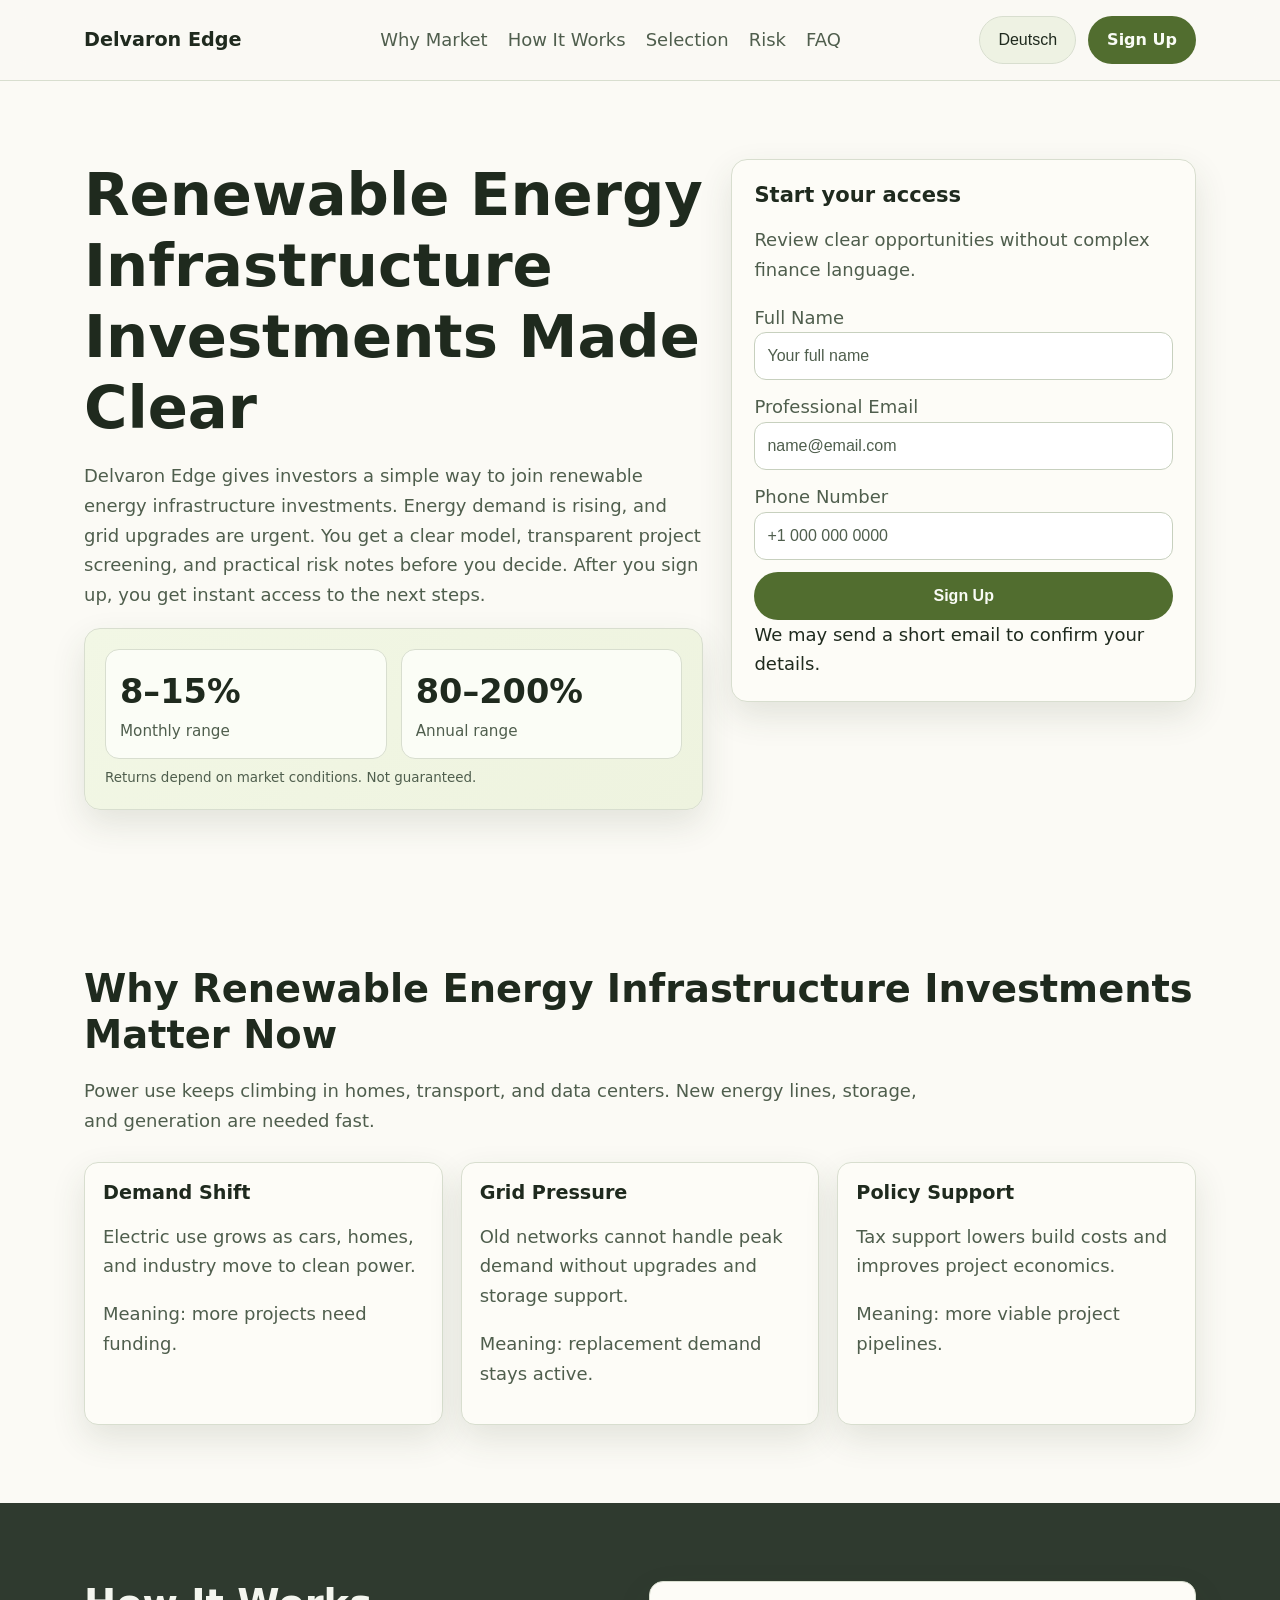
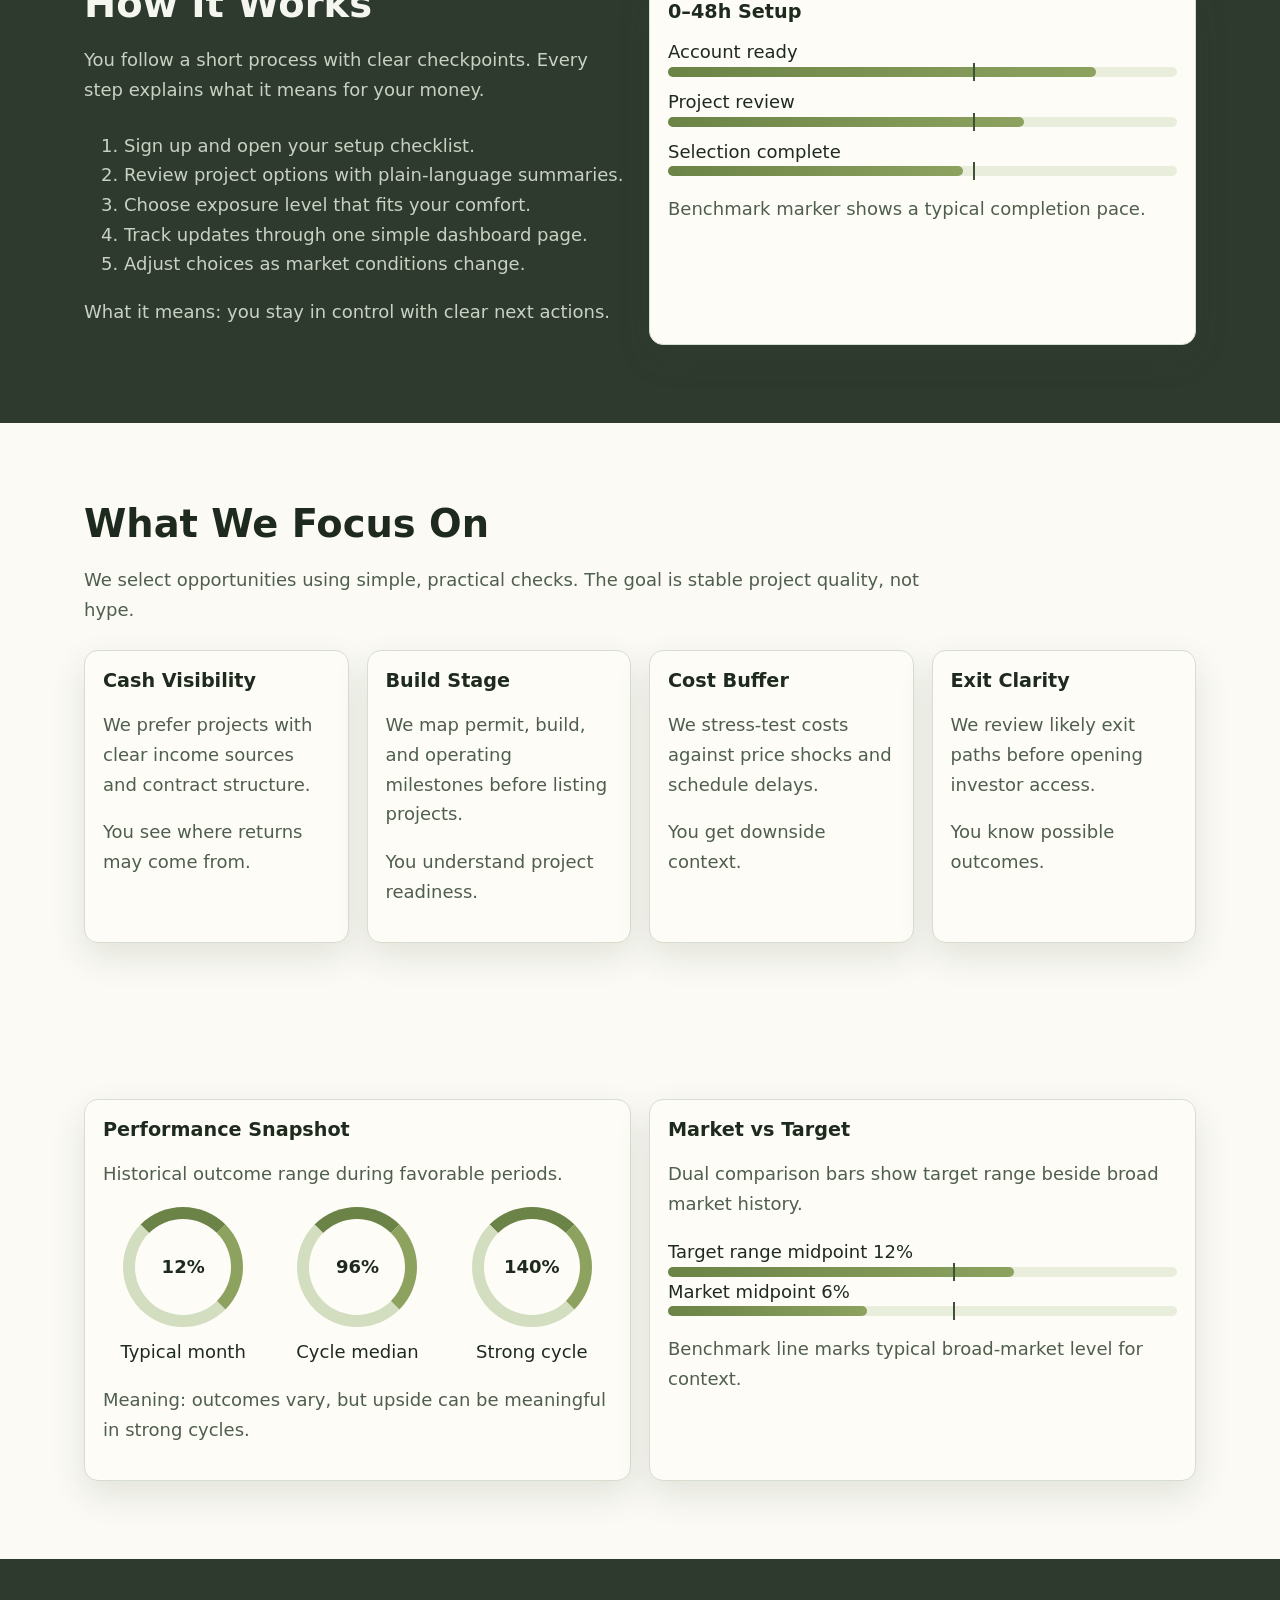
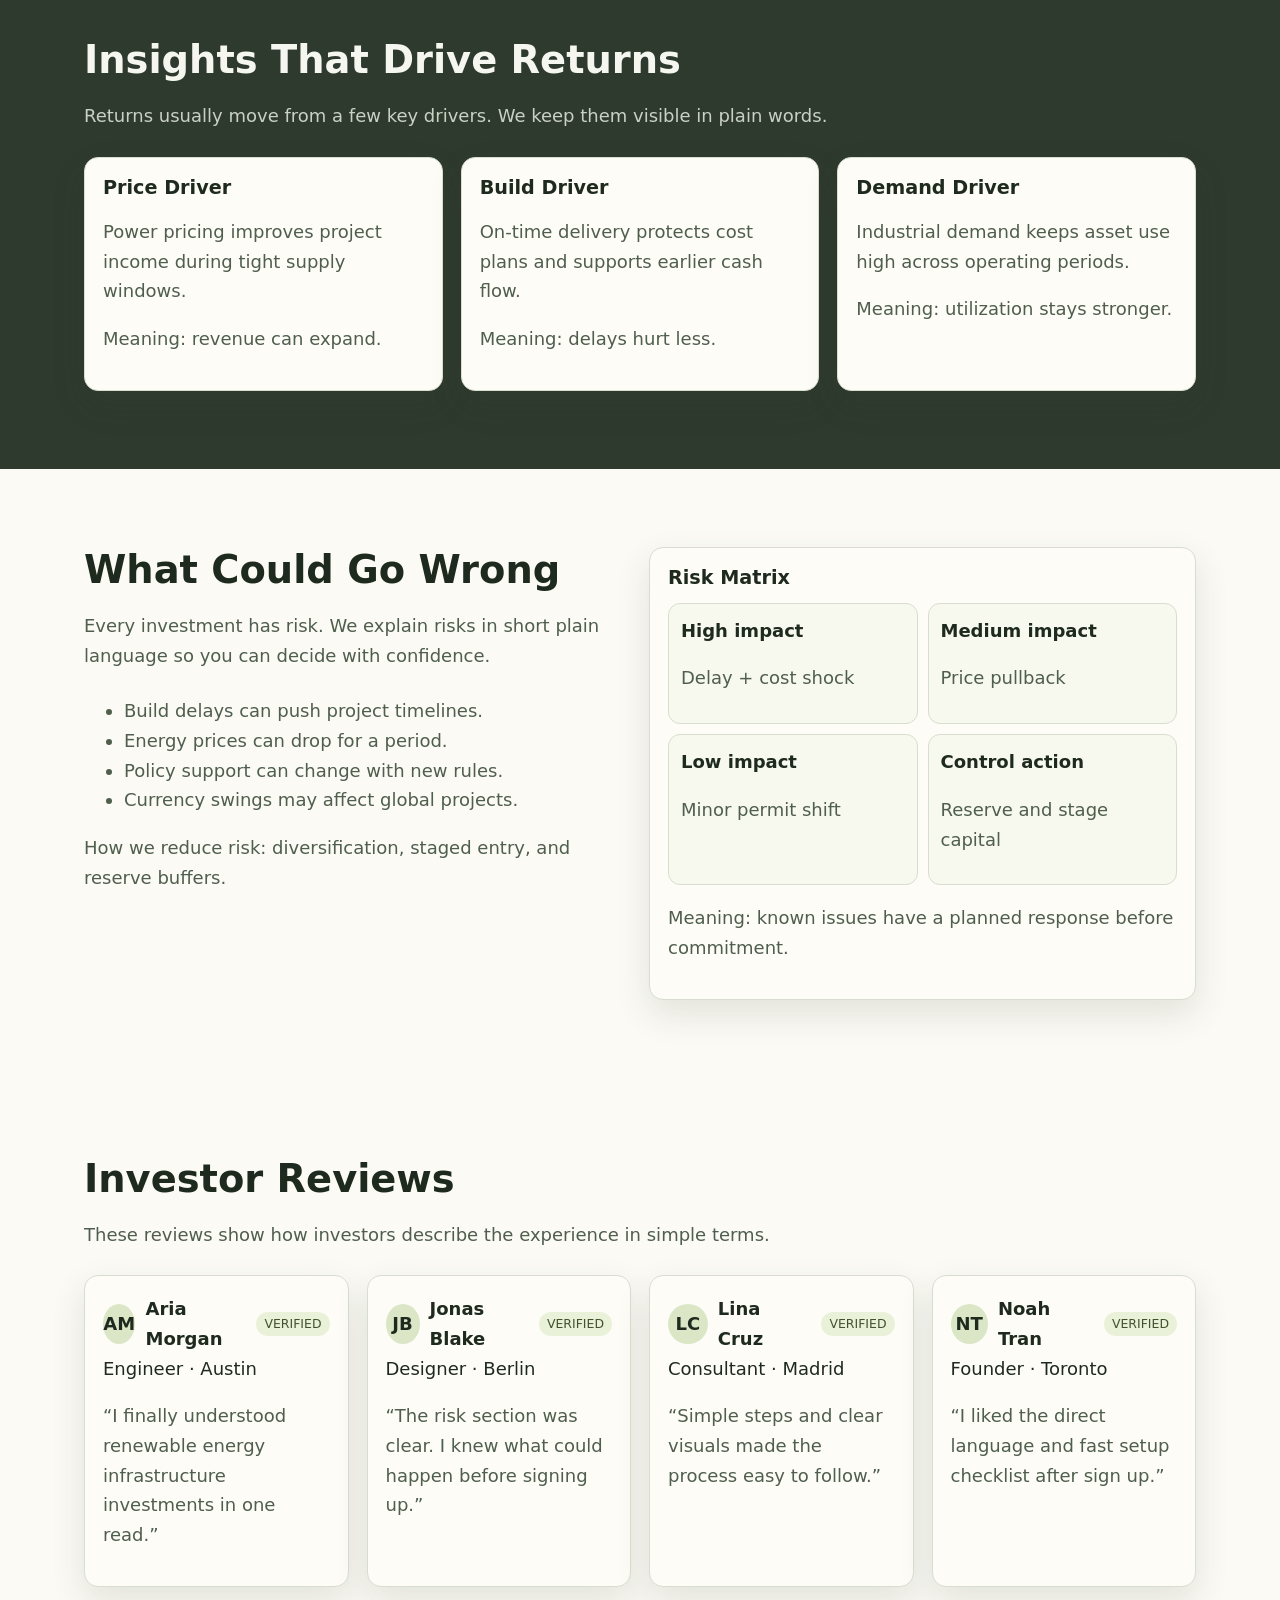
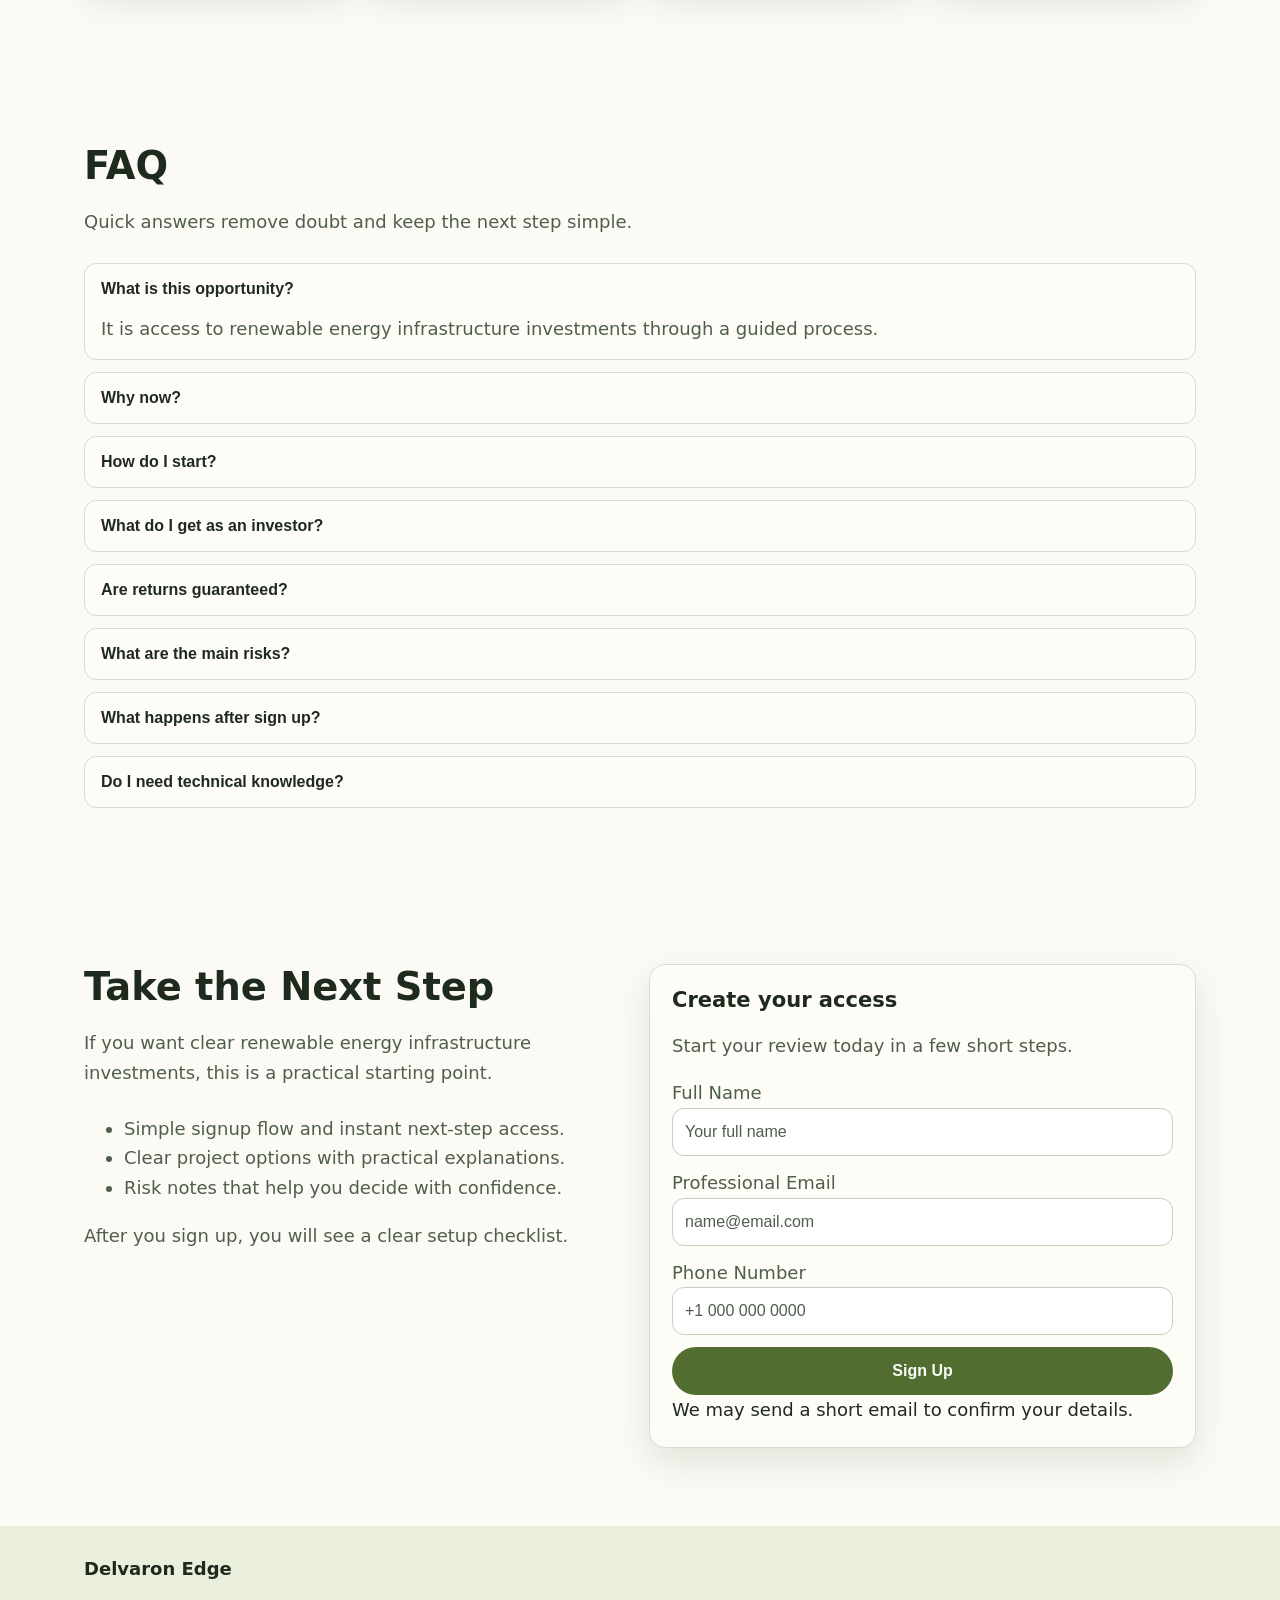
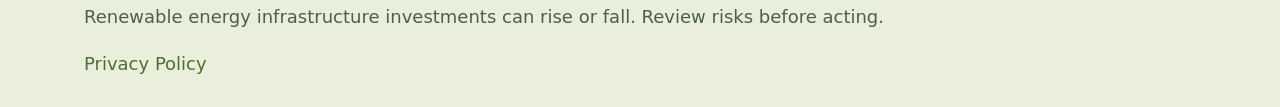
<file: de/index.html>
<!doctype html>
<html lang="en">
<head>
  <meta charset="UTF-8" />
  <meta name="viewport" content="width=device-width, initial-scale=1" />
  <title>Delvaron Edge Deutsch | Renewable Energy Infrastructure Investments</title>
  <meta name="description" content="Delvaron Edge offers a clear path into renewable energy infrastructure investments with simple steps, transparent selection, and practical risk controls." />
  <link rel="canonical" href="https://delvaronedge.com/de/index.html" />
  <link rel="alternate" hreflang="en" href="https://delvaronedge.com/de/index.html" />
  <link rel="alternate" hreflang="de" href="https://delvaronedge.com/de/index.html" />
  <link rel="alternate" hreflang="fr" href="https://delvaronedge.com/fr/index.html" />
  <link rel="alternate" hreflang="es" href="https://delvaronedge.com/es/index.html" />
  <link rel="alternate" hreflang="it" href="https://delvaronedge.com/it/index.html" />
  <link rel="alternate" hreflang="tr" href="https://delvaronedge.com/tr/index.html" />
  <link rel="alternate" hreflang="pt" href="https://delvaronedge.com/pt/index.html" />
  <link rel="alternate" hreflang="ja" href="https://delvaronedge.com/jp/index.html" />
  <link rel="alternate" hreflang="sk" href="https://delvaronedge.com/sk/index.html" />
  <link rel="alternate" hreflang="nl-BE" href="https://delvaronedge.com/be/index.html" />
  <meta property="og:title" content="Delvaron Edge Renewable Energy Infrastructure Investments" />
  <meta property="og:description" content="A simple way to understand and join renewable energy infrastructure investments." />
  <meta property="og:type" content="website" />
  <meta property="og:url" content="https://delvaronedge.com/de/index.html" />
  <meta property="twitter:card" content="summary_large_image" />
  <meta property="twitter:title" content="Delvaron Edge Renewable Energy Infrastructure Investments" />
  <meta property="twitter:description" content="Clear investor story, simple steps, and transparent risk notes." />
  <link rel="stylesheet" href="../assets/style.css" />
  <script defer src="../assets/app.js"></script>
</head>
<body>
<header class="site-header">
  <div class="container header-row">
    <a class="brand" href="../index.html">Delvaron Edge</a>
    <nav class="main-nav" aria-label="Main navigation">
      <a href="#market">Why Market</a><a href="#model">How It Works</a><a href="#focus">Selection</a><a href="#risk">Risk</a><a href="#faq">FAQ</a>
    </nav>
    <div class="header-right">
      <div class="lang">
        <button class="lang-trigger" aria-label="Open language list">Deutsch</button>
        <div class="lang-menu" role="menu">
          <a href="../index.html"><svg class="flag" viewBox="0 0 20 20"><rect width="20" height="20" fill="#1f4fa3"/><text x="10" y="13" text-anchor="middle" fill="#fff" font-size="7">GB</text></svg>English</a>
          <a href="../de/index.html"><svg class="flag" viewBox="0 0 20 20"><rect width="20" height="20" fill="#000"/><text x="10" y="13" text-anchor="middle" fill="#fff" font-size="7">DE</text></svg>Deutsch</a>
          <a href="../fr/index.html"><svg class="flag" viewBox="0 0 20 20"><rect width="20" height="20" fill="#0055a4"/><text x="10" y="13" text-anchor="middle" fill="#fff" font-size="7">FR</text></svg>Français</a>
          <a href="../es/index.html"><svg class="flag" viewBox="0 0 20 20"><rect width="20" height="20" fill="#aa151b"/><text x="10" y="13" text-anchor="middle" fill="#fff" font-size="7">ES</text></svg>Español</a>
          <a href="../it/index.html"><svg class="flag" viewBox="0 0 20 20"><rect width="20" height="20" fill="#009246"/><text x="10" y="13" text-anchor="middle" fill="#fff" font-size="7">IT</text></svg>Italiano</a>
          <a href="../tr/index.html"><svg class="flag" viewBox="0 0 20 20"><rect width="20" height="20" fill="#e30a17"/><text x="10" y="13" text-anchor="middle" fill="#fff" font-size="7">TR</text></svg>Türkçe</a>
          <a href="../pt/index.html"><svg class="flag" viewBox="0 0 20 20"><rect width="20" height="20" fill="#046a38"/><text x="10" y="13" text-anchor="middle" fill="#fff" font-size="7">PT</text></svg>Português</a>
          <a href="../jp/index.html"><svg class="flag" viewBox="0 0 20 20"><rect width="20" height="20" fill="#bc002d"/><text x="10" y="13" text-anchor="middle" fill="#fff" font-size="7">JP</text></svg>日本語</a>
          <a href="../sk/index.html"><svg class="flag" viewBox="0 0 20 20"><rect width="20" height="20" fill="#0b4ea2"/><text x="10" y="13" text-anchor="middle" fill="#fff" font-size="7">SK</text></svg>Slovak</a>
          <a href="../be/index.html"><svg class="flag" viewBox="0 0 20 20"><rect width="20" height="20" fill="#000"/><text x="10" y="13" text-anchor="middle" fill="#fff" font-size="7">BE</text></svg>Nederlands (BE)</a>
        </div>
      </div>
      <a class="btn" href="#signup-final">Sign Up</a>
      <button id="openDrawer" class="btn mobile-toggle" aria-label="Open menu">Menu</button>
    </div>
  </div>
</header>
<div id="drawerOverlay" class="drawer-overlay"></div>
<aside id="mobileDrawer" class="mobile-drawer" aria-label="Mobile menu">
  <button id="closeDrawer" class="icon-btn" aria-label="Close menu">X</button>
  <a href="#market">Why Market</a><a href="#model">How It Works</a><a href="#focus">Selection</a><a href="#risk">Risk</a><a href="#faq">FAQ</a>
  <div class="lang">
    <button class="lang-trigger">Deutsch</button>
    <div class="lang-menu">
      <a href="../index.html">English</a><a href="../de/index.html">Deutsch</a><a href="../fr/index.html">Français</a><a href="../es/index.html">Español</a><a href="../it/index.html">Italiano</a><a href="../tr/index.html">Türkçe</a><a href="../pt/index.html">Português</a><a href="../jp/index.html">日本語</a><a href="../sk/index.html">Slovak</a><a href="../be/index.html">Nederlands (BE)</a>
    </div>
  </div>
  <a class="btn" href="#signup-final">Sign Up</a>
</aside>

<main>
<section class="section light">
  <div class="container hero-grid">
    <div class="reveal">
      <h1>Renewable Energy Infrastructure Investments Made Clear</h1>
      <p>Delvaron Edge gives investors a simple way to join renewable energy infrastructure investments. Energy demand is rising, and grid upgrades are urgent. You get a clear model, transparent project screening, and practical risk notes before you decide. After you sign up, you get instant access to the next steps.</p>
      <div class="performance-panel" aria-label="Performance range">
        <div class="perf-grid">
          <div class="perf-metric"><div class="perf-num">8–15%</div><div class="perf-label">Monthly range</div></div>
          <div class="perf-metric"><div class="perf-num">80–200%</div><div class="perf-label">Annual range</div></div>
        </div>
        <div class="perf-note">Returns depend on market conditions. Not guaranteed.</div>
      </div>
    </div>
    <form class="form-card reveal" aria-label="Hero sign up form">
      <h3 class="form-title">Start your access</h3>
      <p class="form-sub">Review clear opportunities without complex finance language.</p>
      <div class="form-stack">
        <label>Full Name<input type="text" placeholder="Your full name" required></label>
        <label>Professional Email<input type="email" placeholder="name@email.com" required></label>
        <label>Phone Number<input type="tel" placeholder="+1 000 000 0000" required></label>
        <button class="btn" type="submit">Sign Up</button>
      </div>
      <small class="muted">We may send a short email to confirm your details.</small>
    </form>
  </div>
</section>

<section id="market" class="section light">
  <div class="container reveal">
    <h2>Why Renewable Energy Infrastructure Investments Matter Now</h2>
    <p class="section-intro">Power use keeps climbing in homes, transport, and data centers. New energy lines, storage, and generation are needed fast.</p>
    <div class="grid-3">
      <article class="card"><h3>Demand Shift</h3><p>Electric use grows as cars, homes, and industry move to clean power.</p><p class="muted">Meaning: more projects need funding.</p></article>
      <article class="card"><h3>Grid Pressure</h3><p>Old networks cannot handle peak demand without upgrades and storage support.</p><p class="muted">Meaning: replacement demand stays active.</p></article>
      <article class="card"><h3>Policy Support</h3><p>Tax support lowers build costs and improves project economics.</p><p class="muted">Meaning: more viable project pipelines.</p></article>
    </div>
  </div>
</section>

<section id="model" class="section dark">
  <div class="container grid-2 reveal">
    <div>
      <h2>How It Works</h2>
      <p class="section-intro">You follow a short process with clear checkpoints. Every step explains what it means for your money.</p>
      <ol>
        <li>Sign up and open your setup checklist.</li>
        <li>Review project options with plain-language summaries.</li>
        <li>Choose exposure level that fits your comfort.</li>
        <li>Track updates through one simple dashboard page.</li>
        <li>Adjust choices as market conditions change.</li>
      </ol>
      <p>What it means: you stay in control with clear next actions.</p>
    </div>
    <div class="card dual-bars">
      <h3>0–48h Setup</h3>
      <div class="row"><small>Account ready</small><div class="bar-track"><div class="bar-fill" style="width:84%"></div><span class="marker"></span></div></div>
      <div class="row"><small>Project review</small><div class="bar-track"><div class="bar-fill" style="width:70%"></div><span class="marker"></span></div></div>
      <div class="row"><small>Selection complete</small><div class="bar-track"><div class="bar-fill" style="width:58%"></div><span class="marker"></span></div></div>
      <p class="muted">Benchmark marker shows a typical completion pace.</p>
    </div>
  </div>
</section>

<section id="focus" class="section light">
  <div class="container reveal">
    <h2>What We Focus On</h2>
    <p class="section-intro">We select opportunities using simple, practical checks. The goal is stable project quality, not hype.</p>
    <div class="grid-4">
      <article class="card"><h3>Cash Visibility</h3><p>We prefer projects with clear income sources and contract structure.</p><p class="muted">You see where returns may come from.</p></article>
      <article class="card"><h3>Build Stage</h3><p>We map permit, build, and operating milestones before listing projects.</p><p class="muted">You understand project readiness.</p></article>
      <article class="card"><h3>Cost Buffer</h3><p>We stress-test costs against price shocks and schedule delays.</p><p class="muted">You get downside context.</p></article>
      <article class="card"><h3>Exit Clarity</h3><p>We review likely exit paths before opening investor access.</p><p class="muted">You know possible outcomes.</p></article>
    </div>
  </div>
</section>

<section id="metrics" class="section light">
  <div class="container grid-2 reveal">
    <div class="card">
      <h3>Performance Snapshot</h3>
      <p>Historical outcome range during favorable periods.</p>
      <div class="rings">
        <div class="ring"><div class="circle">12%</div><small>Typical month</small></div>
        <div class="ring"><div class="circle">96%</div><small>Cycle median</small></div>
        <div class="ring"><div class="circle">140%</div><small>Strong cycle</small></div>
      </div>
      <p class="muted">Meaning: outcomes vary, but upside can be meaningful in strong cycles.</p>
    </div>
    <div class="card">
      <h3>Market vs Target</h3>
      <p>Dual comparison bars show target range beside broad market history.</p>
      <div class="row"><small>Target range midpoint 12%</small><div class="bar-track"><div class="bar-fill" style="width:68%"></div><span class="marker" style="left:56%"></span></div></div>
      <div class="row"><small>Market midpoint 6%</small><div class="bar-track"><div class="bar-fill" style="width:39%"></div><span class="marker" style="left:56%"></span></div></div>
      <p class="muted">Benchmark line marks typical broad-market level for context.</p>
    </div>
  </div>
</section>

<section id="insights" class="section dark">
  <div class="container reveal">
    <h2>Insights That Drive Returns</h2>
    <p class="section-intro">Returns usually move from a few key drivers. We keep them visible in plain words.</p>
    <div class="grid-3">
      <article class="card"><h3>Price Driver</h3><p>Power pricing improves project income during tight supply windows.</p><p class="muted">Meaning: revenue can expand.</p></article>
      <article class="card"><h3>Build Driver</h3><p>On-time delivery protects cost plans and supports earlier cash flow.</p><p class="muted">Meaning: delays hurt less.</p></article>
      <article class="card"><h3>Demand Driver</h3><p>Industrial demand keeps asset use high across operating periods.</p><p class="muted">Meaning: utilization stays stronger.</p></article>
    </div>
  </div>
</section>

<section id="risk" class="section light">
  <div class="container grid-2 reveal">
    <div>
      <h2>What Could Go Wrong</h2>
      <p class="section-intro">Every investment has risk. We explain risks in short plain language so you can decide with confidence.</p>
      <ul>
        <li>Build delays can push project timelines.</li>
        <li>Energy prices can drop for a period.</li>
        <li>Policy support can change with new rules.</li>
        <li>Currency swings may affect global projects.</li>
      </ul>
      <p>How we reduce risk: diversification, staged entry, and reserve buffers.</p>
    </div>
    <div class="card">
      <h3>Risk Matrix</h3>
      <div class="risk-matrix">
        <div class="risk-cell"><strong>High impact</strong><p>Delay + cost shock</p></div>
        <div class="risk-cell"><strong>Medium impact</strong><p>Price pullback</p></div>
        <div class="risk-cell"><strong>Low impact</strong><p>Minor permit shift</p></div>
        <div class="risk-cell"><strong>Control action</strong><p>Reserve and stage capital</p></div>
      </div>
      <p class="muted">Meaning: known issues have a planned response before commitment.</p>
    </div>
  </div>
</section>

<section class="section light">
  <div class="container reveal">
    <h2>Investor Reviews</h2>
    <p class="section-intro">These reviews show how investors describe the experience in simple terms.</p>
    <div class="grid-4">
      <article class="card"><div class="review-head"><div class="avatar">AM</div><strong>Aria Morgan</strong><span class="verified">VERIFIED</span></div><small>Engineer · Austin</small><p>“I finally understood renewable energy infrastructure investments in one read.”</p></article>
      <article class="card"><div class="review-head"><div class="avatar">JB</div><strong>Jonas Blake</strong><span class="verified">VERIFIED</span></div><small>Designer · Berlin</small><p>“The risk section was clear. I knew what could happen before signing up.”</p></article>
      <article class="card"><div class="review-head"><div class="avatar">LC</div><strong>Lina Cruz</strong><span class="verified">VERIFIED</span></div><small>Consultant · Madrid</small><p>“Simple steps and clear visuals made the process easy to follow.”</p></article>
      <article class="card"><div class="review-head"><div class="avatar">NT</div><strong>Noah Tran</strong><span class="verified">VERIFIED</span></div><small>Founder · Toronto</small><p>“I liked the direct language and fast setup checklist after sign up.”</p></article>
    </div>
  </div>
</section>

<section id="faq" class="section light">
  <div class="container reveal">
    <h2>FAQ</h2>
    <p class="section-intro">Quick answers remove doubt and keep the next step simple.</p>
    <div class="faq-list">
      <div class="faq-item open"><button class="faq-q">What is this opportunity?</button><div class="faq-answer">It is access to renewable energy infrastructure investments through a guided process.</div></div>
      <div class="faq-item"><button class="faq-q">Why now?</button><div class="faq-answer">Demand and grid upgrades are rising, which supports long project pipelines.</div></div>
      <div class="faq-item"><button class="faq-q">How do I start?</button><div class="faq-answer">Sign up, review options, and choose what to do next.</div></div>
      <div class="faq-item"><button class="faq-q">What do I get as an investor?</button><div class="faq-answer">Clear project summaries, risk notes, and simple progress tracking.</div></div>
      <div class="faq-item"><button class="faq-q">Are returns guaranteed?</button><div class="faq-answer">No. Returns depend on market conditions and project execution.</div></div>
      <div class="faq-item"><button class="faq-q">What are the main risks?</button><div class="faq-answer">Delays, price moves, and policy changes can affect outcomes.</div></div>
      <div class="faq-item"><button class="faq-q">What happens after sign up?</button><div class="faq-answer">After you sign up, you can review the options and choose what to do next.</div></div>
      <div class="faq-item"><button class="faq-q">Do I need technical knowledge?</button><div class="faq-answer">No. The platform explains each point in plain, simple language.</div></div>
    </div>
  </div>
</section>

<section id="signup-final" class="section final-cta light">
  <div class="container grid-2 reveal">
    <div>
      <h2>Take the Next Step</h2>
      <p class="section-intro">If you want clear renewable energy infrastructure investments, this is a practical starting point.</p>
      <ul>
        <li>Simple signup flow and instant next-step access.</li>
        <li>Clear project options with practical explanations.</li>
        <li>Risk notes that help you decide with confidence.</li>
      </ul>
      <p>After you sign up, you will see a clear setup checklist.</p>
    </div>
    <form class="form-card" aria-label="Final sign up form">
      <h3 class="form-title">Create your access</h3>
      <p class="form-sub">Start your review today in a few short steps.</p>
      <div class="form-stack">
        <label>Full Name<input type="text" placeholder="Your full name" required></label>
        <label>Professional Email<input type="email" placeholder="name@email.com" required></label>
        <label>Phone Number<input type="tel" placeholder="+1 000 000 0000" required></label>
        <button class="btn" type="submit">Sign Up</button>
      </div>
      <small class="muted">We may send a short email to confirm your details.</small>
    </form>
  </div>
</section>
</main>

<footer class="footer">
  <div class="container">
    <strong>Delvaron Edge</strong>
    <p class="muted">Renewable energy infrastructure investments can rise or fall. Review risks before acting.</p>
    <a href="#" data-open-privacy>Privacy Policy</a>
  </div>
</footer>

<div id="privacyModal" class="modal" aria-modal="true" role="dialog" aria-label="Privacy Policy">
  <div class="modal-panel">
    <div class="modal-head"><h3>Privacy Policy</h3><button class="icon-btn" data-close-privacy aria-label="Close privacy">X</button></div>
    <div class="modal-body">
      <p><strong>Introduction:</strong> We explain clearly what data we collect and why.</p>
      <p><strong>Data collection:</strong> We collect name, email, phone, and basic device logs.</p>
      <p><strong>Legal basis:</strong> We process data to provide requested access and service support.</p>
      <p><strong>Cookies:</strong> Cookies help with security, language memory, and performance analytics.</p>
      <p><strong>Retention:</strong> We keep records only as long as needed for service and legal duties.</p>
      <p><strong>Third-party sharing:</strong> We share limited data with vetted service providers.</p>
      <p><strong>Security:</strong> We use encryption, access controls, and monitoring.</p>
      <p><strong>User rights:</strong> You can request access, update, export, or deletion of personal data.</p>
      <p><strong>International transfers:</strong> Some providers process data in other countries with safeguards.</p>
      <p><strong>Industry risk disclosure:</strong> Investment markets are volatile, and outcomes are not guaranteed.</p>
      <p><strong>Contact:</strong> privacy@delvaronedge.com</p>
    </div>
    <div class="modal-foot"><button class="icon-btn" data-close-privacy>Close</button></div>
  </div>
</div>

<script type="application/ld+json">{"@context":"https://schema.org","@graph":[{"@type":"Organization","name":"Delvaron Edge","url":"https://delvaronedge.com"},{"@type":"WebSite","name":"Delvaron Edge","url":"https://delvaronedge.com/de/index.html"},{"@type":"FAQPage","mainEntity":[{"@type":"Question","name":"What is this opportunity?","acceptedAnswer":{"@type":"Answer","text":"It is access to renewable energy infrastructure investments through a guided process."}},{"@type":"Question","name":"What happens after sign up?","acceptedAnswer":{"@type":"Answer","text":"After you sign up, you can review the options and choose what to do next."}}]},{"@type":"Review","author":{"@type":"Person","name":"Aria Morgan"},"reviewBody":"I finally understood renewable energy infrastructure investments in one read.","itemReviewed":{"@type":"Service","name":"Delvaron Edge"}}]}</script>
</body>
</html>
</file>
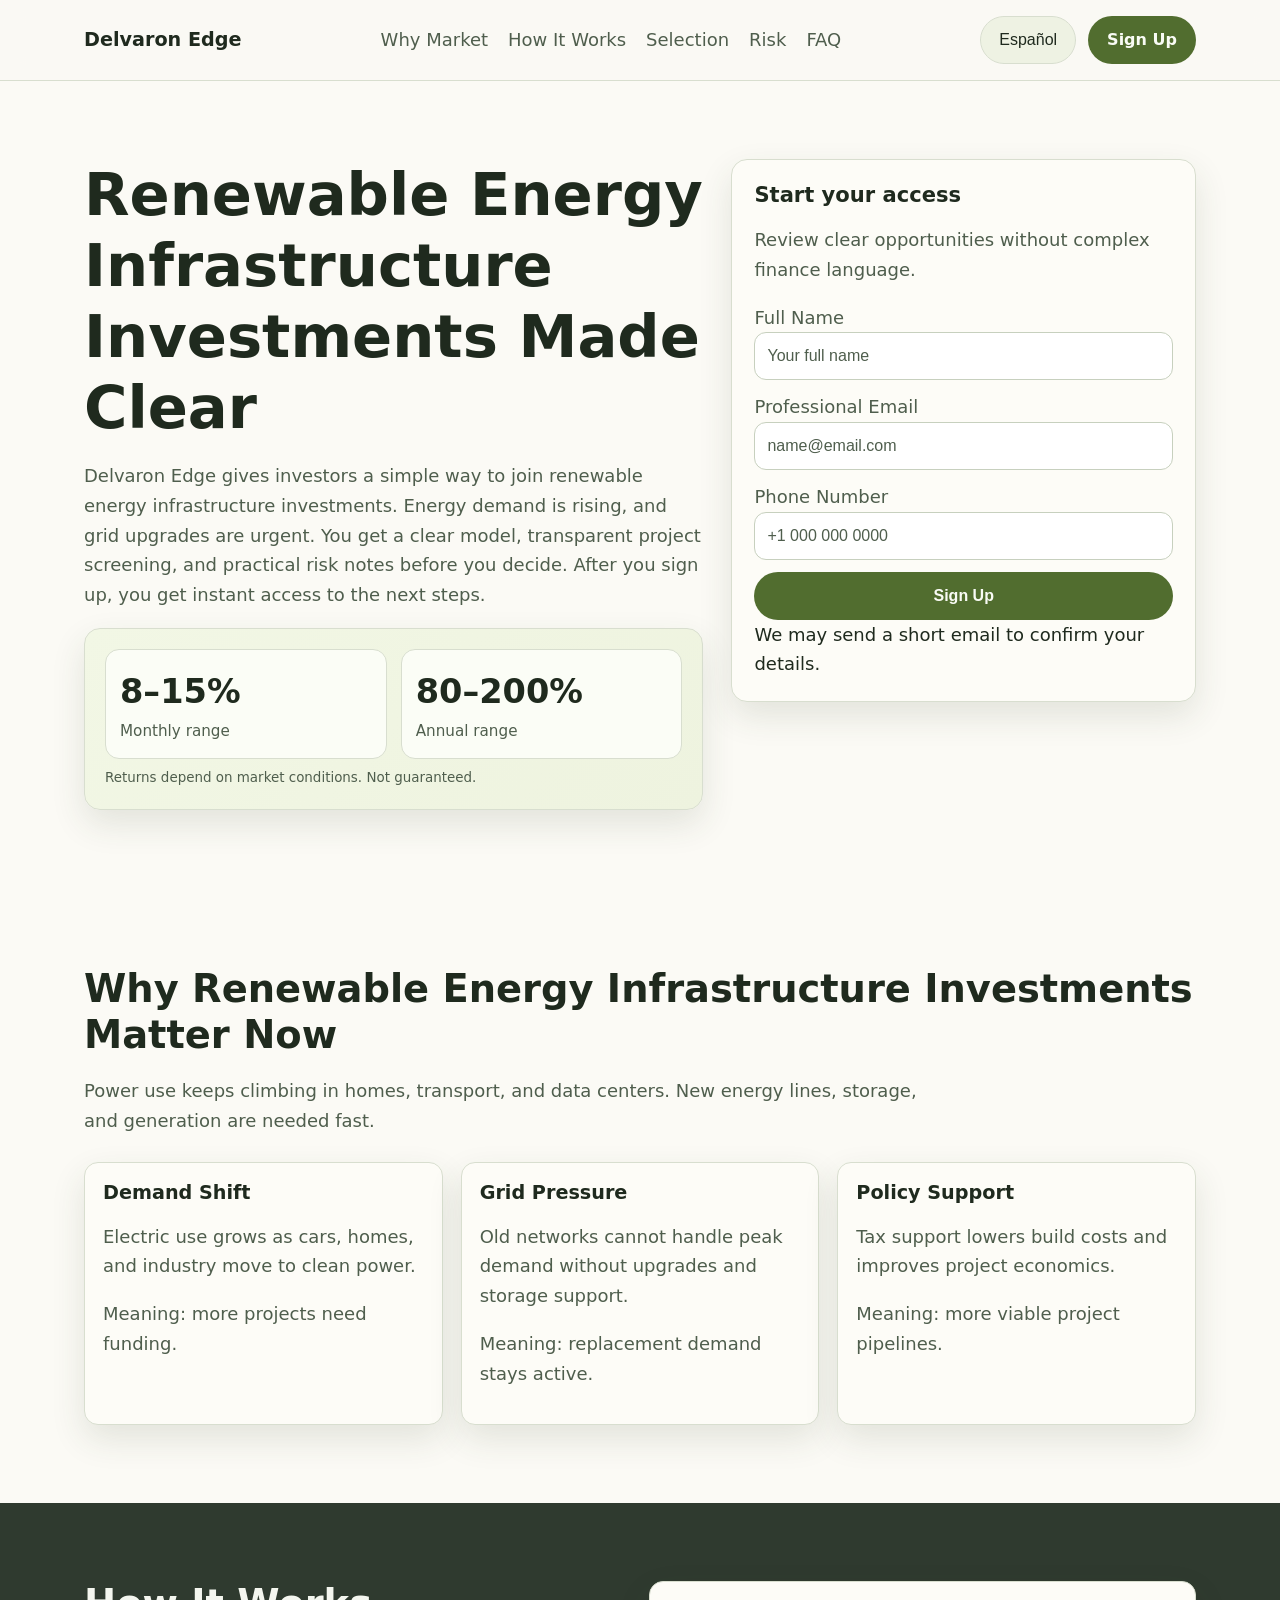
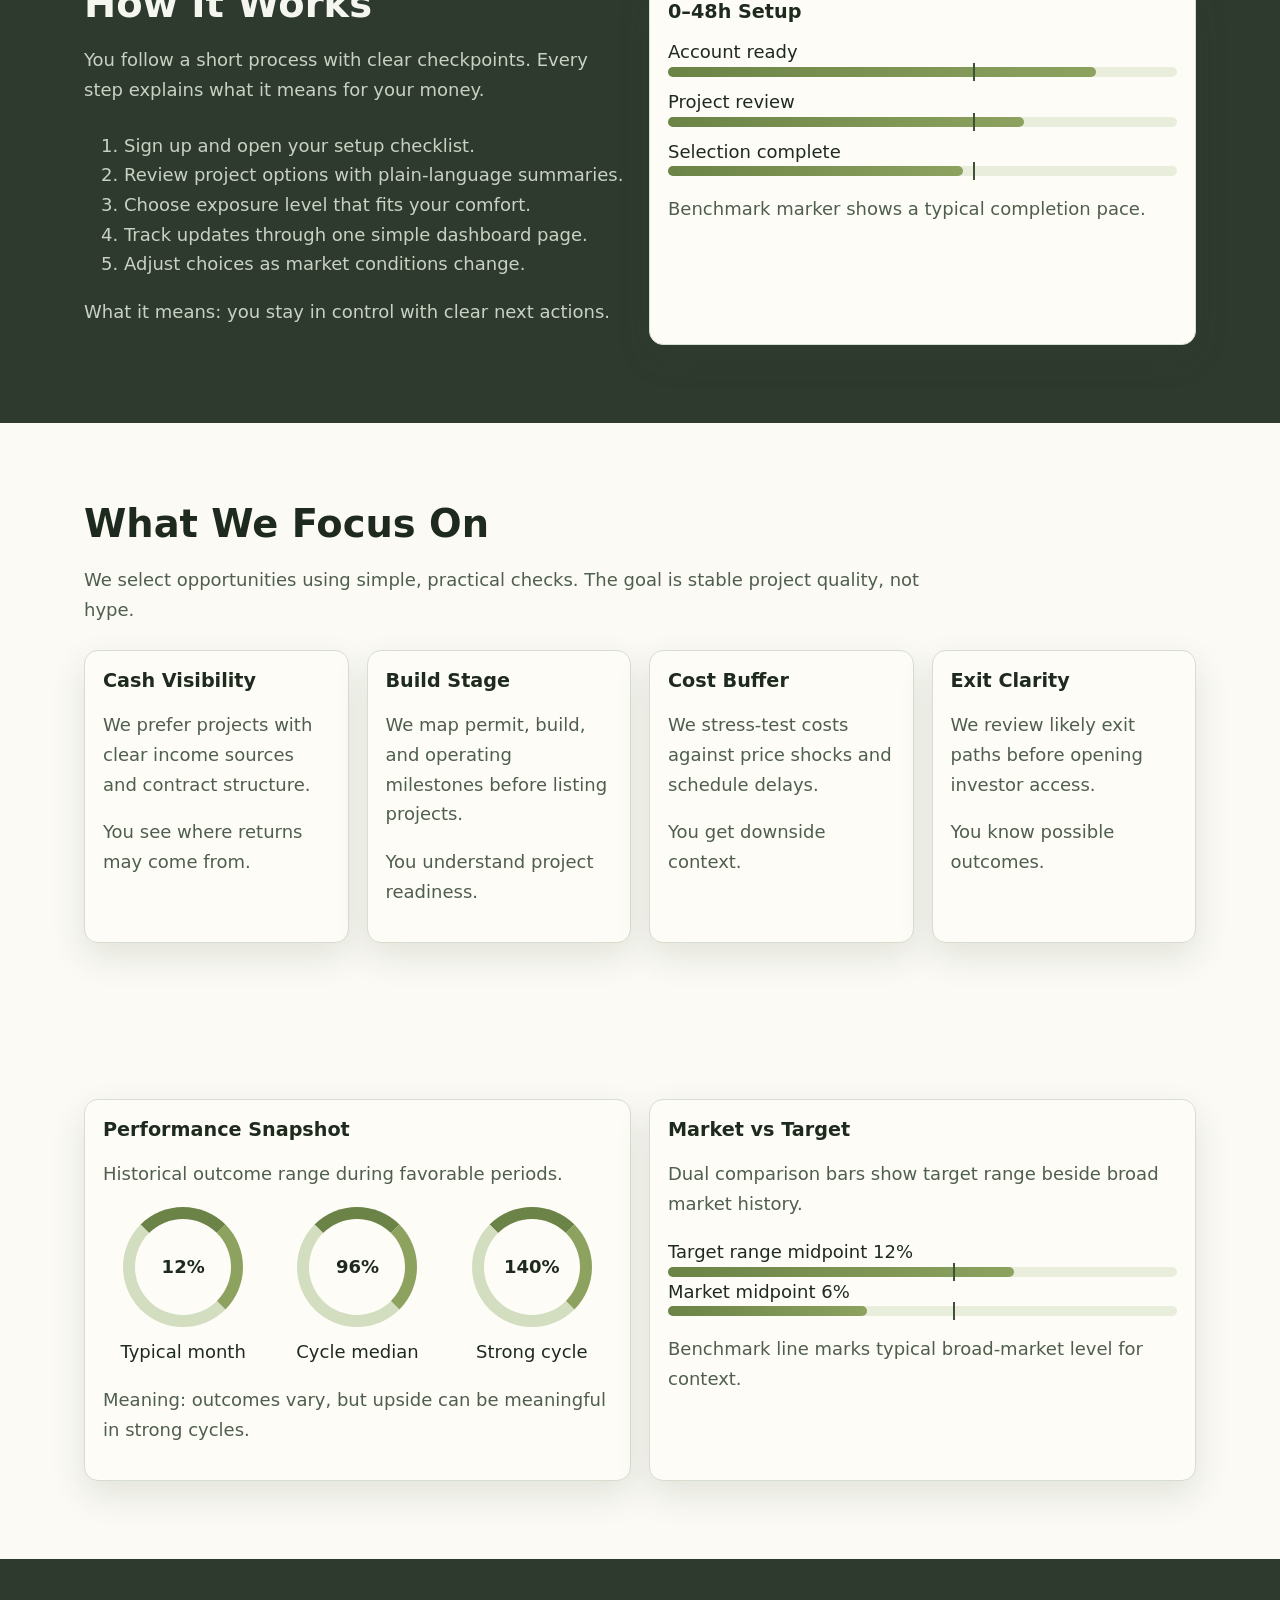
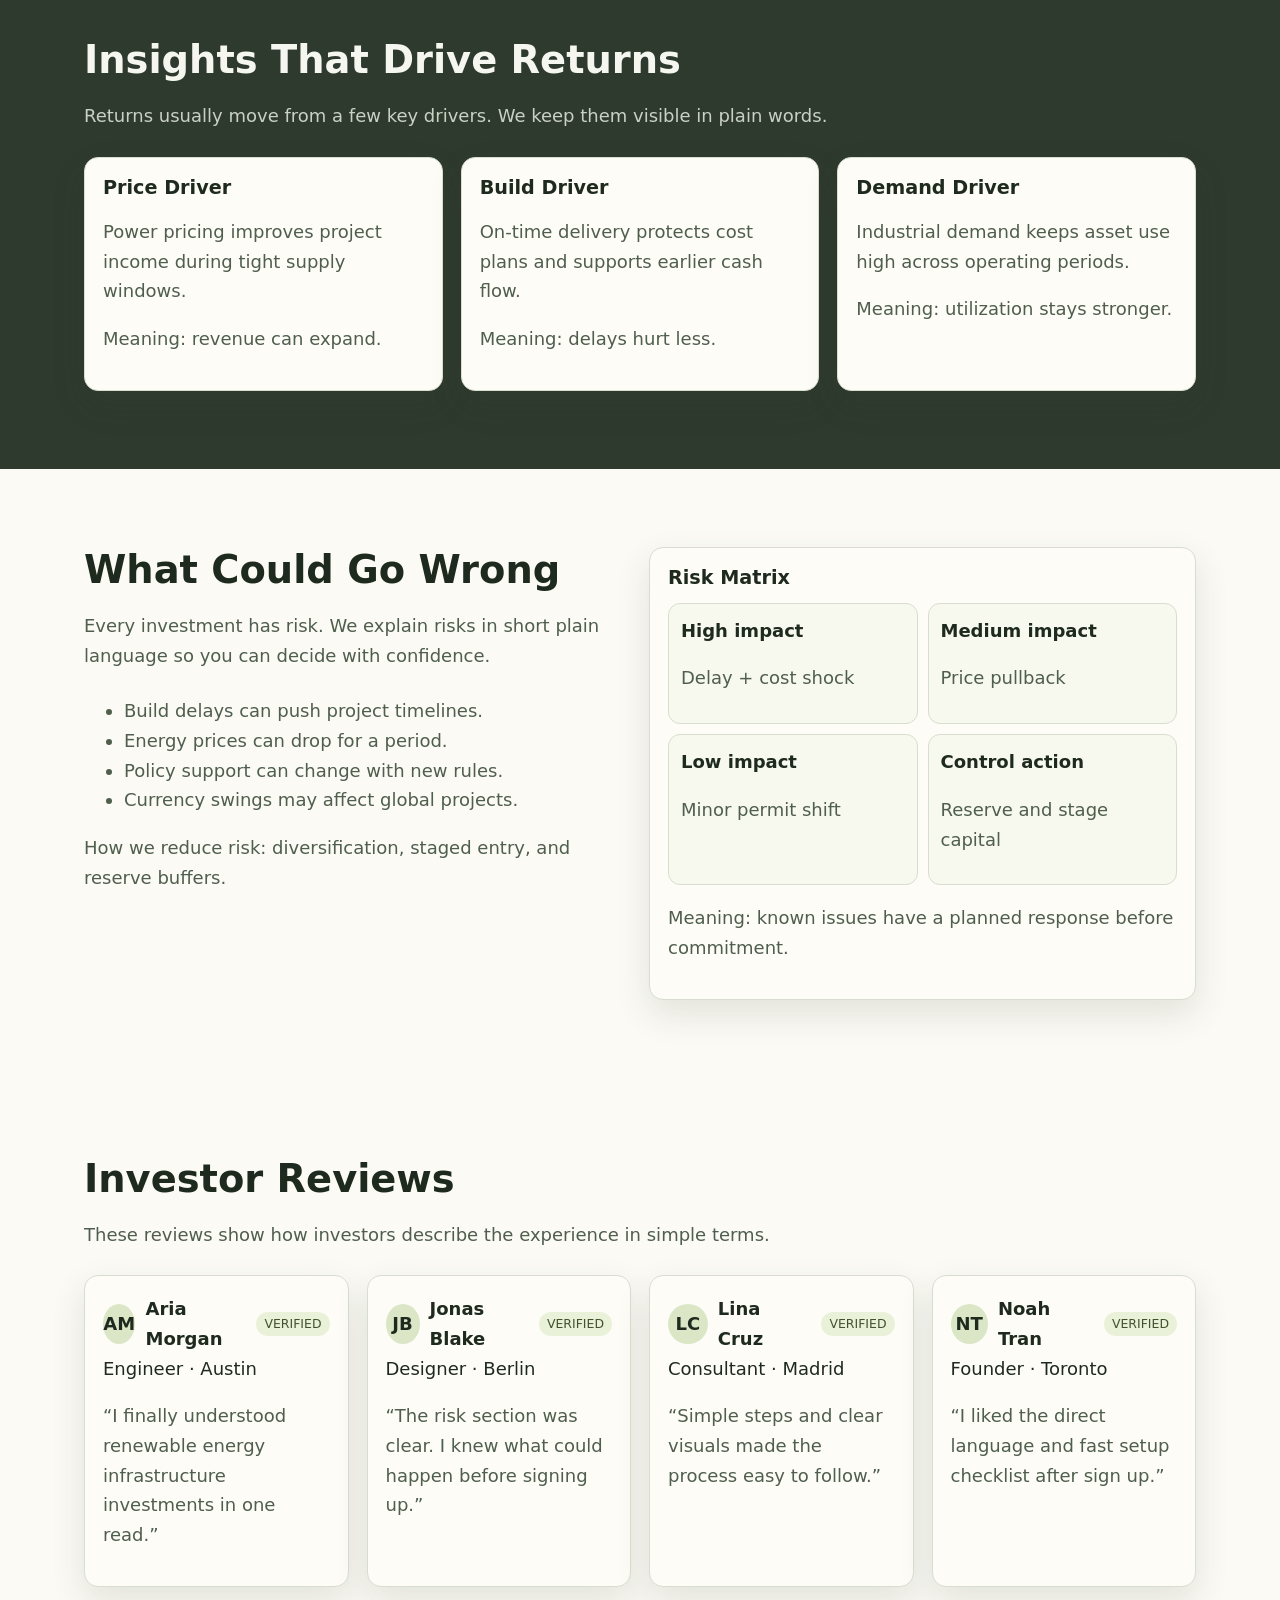
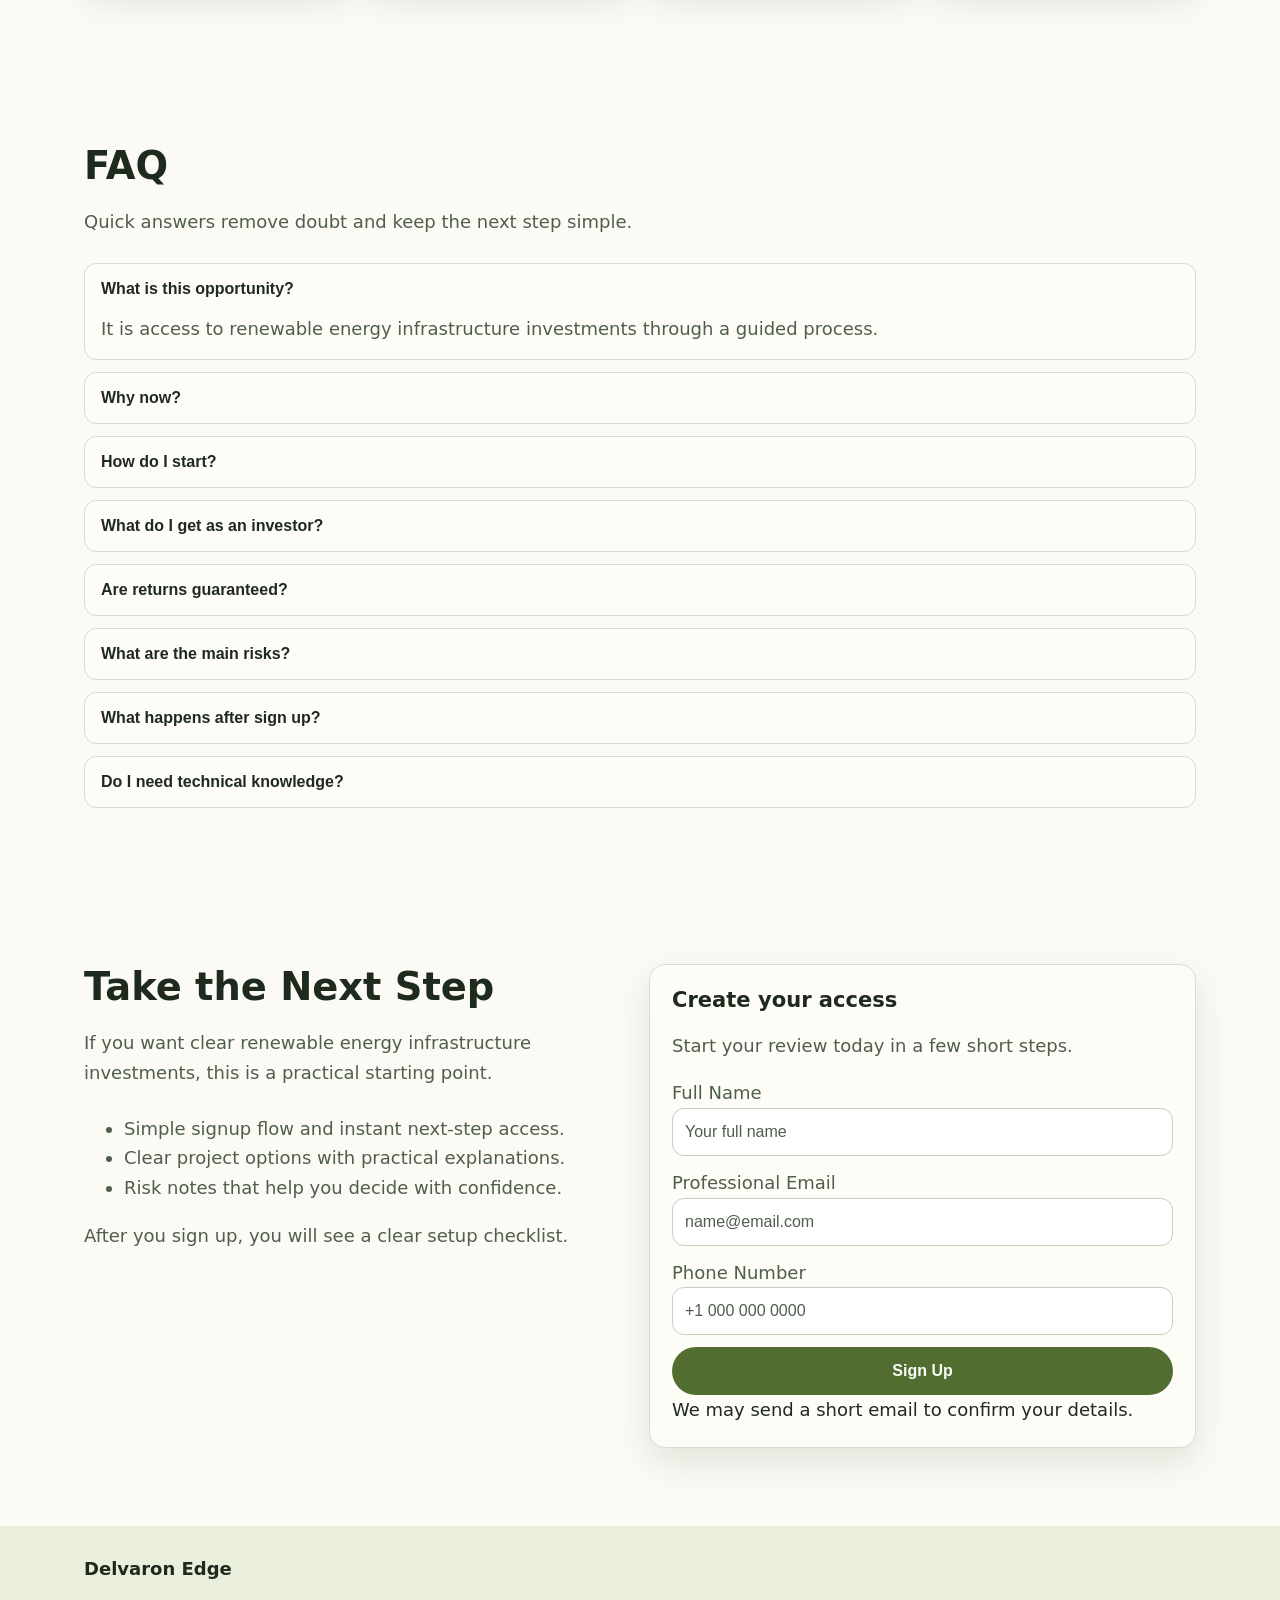
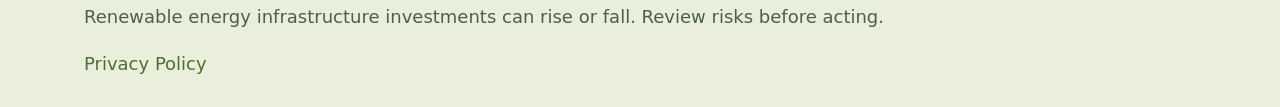
<file: es/index.html>
<!doctype html>
<html lang="en">
<head>
  <meta charset="UTF-8" />
  <meta name="viewport" content="width=device-width, initial-scale=1" />
  <title>Delvaron Edge Español | Renewable Energy Infrastructure Investments</title>
  <meta name="description" content="Delvaron Edge offers a clear path into renewable energy infrastructure investments with simple steps, transparent selection, and practical risk controls." />
  <link rel="canonical" href="https://delvaronedge.com/es/index.html" />
  <link rel="alternate" hreflang="en" href="https://delvaronedge.com/es/index.html" />
  <link rel="alternate" hreflang="de" href="https://delvaronedge.com/de/index.html" />
  <link rel="alternate" hreflang="fr" href="https://delvaronedge.com/fr/index.html" />
  <link rel="alternate" hreflang="es" href="https://delvaronedge.com/es/index.html" />
  <link rel="alternate" hreflang="it" href="https://delvaronedge.com/it/index.html" />
  <link rel="alternate" hreflang="tr" href="https://delvaronedge.com/tr/index.html" />
  <link rel="alternate" hreflang="pt" href="https://delvaronedge.com/pt/index.html" />
  <link rel="alternate" hreflang="ja" href="https://delvaronedge.com/jp/index.html" />
  <link rel="alternate" hreflang="sk" href="https://delvaronedge.com/sk/index.html" />
  <link rel="alternate" hreflang="nl-BE" href="https://delvaronedge.com/be/index.html" />
  <meta property="og:title" content="Delvaron Edge Renewable Energy Infrastructure Investments" />
  <meta property="og:description" content="A simple way to understand and join renewable energy infrastructure investments." />
  <meta property="og:type" content="website" />
  <meta property="og:url" content="https://delvaronedge.com/es/index.html" />
  <meta property="twitter:card" content="summary_large_image" />
  <meta property="twitter:title" content="Delvaron Edge Renewable Energy Infrastructure Investments" />
  <meta property="twitter:description" content="Clear investor story, simple steps, and transparent risk notes." />
  <link rel="stylesheet" href="../assets/style.css" />
  <script defer src="../assets/app.js"></script>
</head>
<body>
<header class="site-header">
  <div class="container header-row">
    <a class="brand" href="../index.html">Delvaron Edge</a>
    <nav class="main-nav" aria-label="Main navigation">
      <a href="#market">Why Market</a><a href="#model">How It Works</a><a href="#focus">Selection</a><a href="#risk">Risk</a><a href="#faq">FAQ</a>
    </nav>
    <div class="header-right">
      <div class="lang">
        <button class="lang-trigger" aria-label="Open language list">Español</button>
        <div class="lang-menu" role="menu">
          <a href="../index.html"><svg class="flag" viewBox="0 0 20 20"><rect width="20" height="20" fill="#1f4fa3"/><text x="10" y="13" text-anchor="middle" fill="#fff" font-size="7">GB</text></svg>English</a>
          <a href="../de/index.html"><svg class="flag" viewBox="0 0 20 20"><rect width="20" height="20" fill="#000"/><text x="10" y="13" text-anchor="middle" fill="#fff" font-size="7">DE</text></svg>Deutsch</a>
          <a href="../fr/index.html"><svg class="flag" viewBox="0 0 20 20"><rect width="20" height="20" fill="#0055a4"/><text x="10" y="13" text-anchor="middle" fill="#fff" font-size="7">FR</text></svg>Français</a>
          <a href="../es/index.html"><svg class="flag" viewBox="0 0 20 20"><rect width="20" height="20" fill="#aa151b"/><text x="10" y="13" text-anchor="middle" fill="#fff" font-size="7">ES</text></svg>Español</a>
          <a href="../it/index.html"><svg class="flag" viewBox="0 0 20 20"><rect width="20" height="20" fill="#009246"/><text x="10" y="13" text-anchor="middle" fill="#fff" font-size="7">IT</text></svg>Italiano</a>
          <a href="../tr/index.html"><svg class="flag" viewBox="0 0 20 20"><rect width="20" height="20" fill="#e30a17"/><text x="10" y="13" text-anchor="middle" fill="#fff" font-size="7">TR</text></svg>Türkçe</a>
          <a href="../pt/index.html"><svg class="flag" viewBox="0 0 20 20"><rect width="20" height="20" fill="#046a38"/><text x="10" y="13" text-anchor="middle" fill="#fff" font-size="7">PT</text></svg>Português</a>
          <a href="../jp/index.html"><svg class="flag" viewBox="0 0 20 20"><rect width="20" height="20" fill="#bc002d"/><text x="10" y="13" text-anchor="middle" fill="#fff" font-size="7">JP</text></svg>日本語</a>
          <a href="../sk/index.html"><svg class="flag" viewBox="0 0 20 20"><rect width="20" height="20" fill="#0b4ea2"/><text x="10" y="13" text-anchor="middle" fill="#fff" font-size="7">SK</text></svg>Slovak</a>
          <a href="../be/index.html"><svg class="flag" viewBox="0 0 20 20"><rect width="20" height="20" fill="#000"/><text x="10" y="13" text-anchor="middle" fill="#fff" font-size="7">BE</text></svg>Nederlands (BE)</a>
        </div>
      </div>
      <a class="btn" href="#signup-final">Sign Up</a>
      <button id="openDrawer" class="btn mobile-toggle" aria-label="Open menu">Menu</button>
    </div>
  </div>
</header>
<div id="drawerOverlay" class="drawer-overlay"></div>
<aside id="mobileDrawer" class="mobile-drawer" aria-label="Mobile menu">
  <button id="closeDrawer" class="icon-btn" aria-label="Close menu">X</button>
  <a href="#market">Why Market</a><a href="#model">How It Works</a><a href="#focus">Selection</a><a href="#risk">Risk</a><a href="#faq">FAQ</a>
  <div class="lang">
    <button class="lang-trigger">Español</button>
    <div class="lang-menu">
      <a href="../index.html">English</a><a href="../de/index.html">Deutsch</a><a href="../fr/index.html">Français</a><a href="../es/index.html">Español</a><a href="../it/index.html">Italiano</a><a href="../tr/index.html">Türkçe</a><a href="../pt/index.html">Português</a><a href="../jp/index.html">日本語</a><a href="../sk/index.html">Slovak</a><a href="../be/index.html">Nederlands (BE)</a>
    </div>
  </div>
  <a class="btn" href="#signup-final">Sign Up</a>
</aside>

<main>
<section class="section light">
  <div class="container hero-grid">
    <div class="reveal">
      <h1>Renewable Energy Infrastructure Investments Made Clear</h1>
      <p>Delvaron Edge gives investors a simple way to join renewable energy infrastructure investments. Energy demand is rising, and grid upgrades are urgent. You get a clear model, transparent project screening, and practical risk notes before you decide. After you sign up, you get instant access to the next steps.</p>
      <div class="performance-panel" aria-label="Performance range">
        <div class="perf-grid">
          <div class="perf-metric"><div class="perf-num">8–15%</div><div class="perf-label">Monthly range</div></div>
          <div class="perf-metric"><div class="perf-num">80–200%</div><div class="perf-label">Annual range</div></div>
        </div>
        <div class="perf-note">Returns depend on market conditions. Not guaranteed.</div>
      </div>
    </div>
    <form class="form-card reveal" aria-label="Hero sign up form">
      <h3 class="form-title">Start your access</h3>
      <p class="form-sub">Review clear opportunities without complex finance language.</p>
      <div class="form-stack">
        <label>Full Name<input type="text" placeholder="Your full name" required></label>
        <label>Professional Email<input type="email" placeholder="name@email.com" required></label>
        <label>Phone Number<input type="tel" placeholder="+1 000 000 0000" required></label>
        <button class="btn" type="submit">Sign Up</button>
      </div>
      <small class="muted">We may send a short email to confirm your details.</small>
    </form>
  </div>
</section>

<section id="market" class="section light">
  <div class="container reveal">
    <h2>Why Renewable Energy Infrastructure Investments Matter Now</h2>
    <p class="section-intro">Power use keeps climbing in homes, transport, and data centers. New energy lines, storage, and generation are needed fast.</p>
    <div class="grid-3">
      <article class="card"><h3>Demand Shift</h3><p>Electric use grows as cars, homes, and industry move to clean power.</p><p class="muted">Meaning: more projects need funding.</p></article>
      <article class="card"><h3>Grid Pressure</h3><p>Old networks cannot handle peak demand without upgrades and storage support.</p><p class="muted">Meaning: replacement demand stays active.</p></article>
      <article class="card"><h3>Policy Support</h3><p>Tax support lowers build costs and improves project economics.</p><p class="muted">Meaning: more viable project pipelines.</p></article>
    </div>
  </div>
</section>

<section id="model" class="section dark">
  <div class="container grid-2 reveal">
    <div>
      <h2>How It Works</h2>
      <p class="section-intro">You follow a short process with clear checkpoints. Every step explains what it means for your money.</p>
      <ol>
        <li>Sign up and open your setup checklist.</li>
        <li>Review project options with plain-language summaries.</li>
        <li>Choose exposure level that fits your comfort.</li>
        <li>Track updates through one simple dashboard page.</li>
        <li>Adjust choices as market conditions change.</li>
      </ol>
      <p>What it means: you stay in control with clear next actions.</p>
    </div>
    <div class="card dual-bars">
      <h3>0–48h Setup</h3>
      <div class="row"><small>Account ready</small><div class="bar-track"><div class="bar-fill" style="width:84%"></div><span class="marker"></span></div></div>
      <div class="row"><small>Project review</small><div class="bar-track"><div class="bar-fill" style="width:70%"></div><span class="marker"></span></div></div>
      <div class="row"><small>Selection complete</small><div class="bar-track"><div class="bar-fill" style="width:58%"></div><span class="marker"></span></div></div>
      <p class="muted">Benchmark marker shows a typical completion pace.</p>
    </div>
  </div>
</section>

<section id="focus" class="section light">
  <div class="container reveal">
    <h2>What We Focus On</h2>
    <p class="section-intro">We select opportunities using simple, practical checks. The goal is stable project quality, not hype.</p>
    <div class="grid-4">
      <article class="card"><h3>Cash Visibility</h3><p>We prefer projects with clear income sources and contract structure.</p><p class="muted">You see where returns may come from.</p></article>
      <article class="card"><h3>Build Stage</h3><p>We map permit, build, and operating milestones before listing projects.</p><p class="muted">You understand project readiness.</p></article>
      <article class="card"><h3>Cost Buffer</h3><p>We stress-test costs against price shocks and schedule delays.</p><p class="muted">You get downside context.</p></article>
      <article class="card"><h3>Exit Clarity</h3><p>We review likely exit paths before opening investor access.</p><p class="muted">You know possible outcomes.</p></article>
    </div>
  </div>
</section>

<section id="metrics" class="section light">
  <div class="container grid-2 reveal">
    <div class="card">
      <h3>Performance Snapshot</h3>
      <p>Historical outcome range during favorable periods.</p>
      <div class="rings">
        <div class="ring"><div class="circle">12%</div><small>Typical month</small></div>
        <div class="ring"><div class="circle">96%</div><small>Cycle median</small></div>
        <div class="ring"><div class="circle">140%</div><small>Strong cycle</small></div>
      </div>
      <p class="muted">Meaning: outcomes vary, but upside can be meaningful in strong cycles.</p>
    </div>
    <div class="card">
      <h3>Market vs Target</h3>
      <p>Dual comparison bars show target range beside broad market history.</p>
      <div class="row"><small>Target range midpoint 12%</small><div class="bar-track"><div class="bar-fill" style="width:68%"></div><span class="marker" style="left:56%"></span></div></div>
      <div class="row"><small>Market midpoint 6%</small><div class="bar-track"><div class="bar-fill" style="width:39%"></div><span class="marker" style="left:56%"></span></div></div>
      <p class="muted">Benchmark line marks typical broad-market level for context.</p>
    </div>
  </div>
</section>

<section id="insights" class="section dark">
  <div class="container reveal">
    <h2>Insights That Drive Returns</h2>
    <p class="section-intro">Returns usually move from a few key drivers. We keep them visible in plain words.</p>
    <div class="grid-3">
      <article class="card"><h3>Price Driver</h3><p>Power pricing improves project income during tight supply windows.</p><p class="muted">Meaning: revenue can expand.</p></article>
      <article class="card"><h3>Build Driver</h3><p>On-time delivery protects cost plans and supports earlier cash flow.</p><p class="muted">Meaning: delays hurt less.</p></article>
      <article class="card"><h3>Demand Driver</h3><p>Industrial demand keeps asset use high across operating periods.</p><p class="muted">Meaning: utilization stays stronger.</p></article>
    </div>
  </div>
</section>

<section id="risk" class="section light">
  <div class="container grid-2 reveal">
    <div>
      <h2>What Could Go Wrong</h2>
      <p class="section-intro">Every investment has risk. We explain risks in short plain language so you can decide with confidence.</p>
      <ul>
        <li>Build delays can push project timelines.</li>
        <li>Energy prices can drop for a period.</li>
        <li>Policy support can change with new rules.</li>
        <li>Currency swings may affect global projects.</li>
      </ul>
      <p>How we reduce risk: diversification, staged entry, and reserve buffers.</p>
    </div>
    <div class="card">
      <h3>Risk Matrix</h3>
      <div class="risk-matrix">
        <div class="risk-cell"><strong>High impact</strong><p>Delay + cost shock</p></div>
        <div class="risk-cell"><strong>Medium impact</strong><p>Price pullback</p></div>
        <div class="risk-cell"><strong>Low impact</strong><p>Minor permit shift</p></div>
        <div class="risk-cell"><strong>Control action</strong><p>Reserve and stage capital</p></div>
      </div>
      <p class="muted">Meaning: known issues have a planned response before commitment.</p>
    </div>
  </div>
</section>

<section class="section light">
  <div class="container reveal">
    <h2>Investor Reviews</h2>
    <p class="section-intro">These reviews show how investors describe the experience in simple terms.</p>
    <div class="grid-4">
      <article class="card"><div class="review-head"><div class="avatar">AM</div><strong>Aria Morgan</strong><span class="verified">VERIFIED</span></div><small>Engineer · Austin</small><p>“I finally understood renewable energy infrastructure investments in one read.”</p></article>
      <article class="card"><div class="review-head"><div class="avatar">JB</div><strong>Jonas Blake</strong><span class="verified">VERIFIED</span></div><small>Designer · Berlin</small><p>“The risk section was clear. I knew what could happen before signing up.”</p></article>
      <article class="card"><div class="review-head"><div class="avatar">LC</div><strong>Lina Cruz</strong><span class="verified">VERIFIED</span></div><small>Consultant · Madrid</small><p>“Simple steps and clear visuals made the process easy to follow.”</p></article>
      <article class="card"><div class="review-head"><div class="avatar">NT</div><strong>Noah Tran</strong><span class="verified">VERIFIED</span></div><small>Founder · Toronto</small><p>“I liked the direct language and fast setup checklist after sign up.”</p></article>
    </div>
  </div>
</section>

<section id="faq" class="section light">
  <div class="container reveal">
    <h2>FAQ</h2>
    <p class="section-intro">Quick answers remove doubt and keep the next step simple.</p>
    <div class="faq-list">
      <div class="faq-item open"><button class="faq-q">What is this opportunity?</button><div class="faq-answer">It is access to renewable energy infrastructure investments through a guided process.</div></div>
      <div class="faq-item"><button class="faq-q">Why now?</button><div class="faq-answer">Demand and grid upgrades are rising, which supports long project pipelines.</div></div>
      <div class="faq-item"><button class="faq-q">How do I start?</button><div class="faq-answer">Sign up, review options, and choose what to do next.</div></div>
      <div class="faq-item"><button class="faq-q">What do I get as an investor?</button><div class="faq-answer">Clear project summaries, risk notes, and simple progress tracking.</div></div>
      <div class="faq-item"><button class="faq-q">Are returns guaranteed?</button><div class="faq-answer">No. Returns depend on market conditions and project execution.</div></div>
      <div class="faq-item"><button class="faq-q">What are the main risks?</button><div class="faq-answer">Delays, price moves, and policy changes can affect outcomes.</div></div>
      <div class="faq-item"><button class="faq-q">What happens after sign up?</button><div class="faq-answer">After you sign up, you can review the options and choose what to do next.</div></div>
      <div class="faq-item"><button class="faq-q">Do I need technical knowledge?</button><div class="faq-answer">No. The platform explains each point in plain, simple language.</div></div>
    </div>
  </div>
</section>

<section id="signup-final" class="section final-cta light">
  <div class="container grid-2 reveal">
    <div>
      <h2>Take the Next Step</h2>
      <p class="section-intro">If you want clear renewable energy infrastructure investments, this is a practical starting point.</p>
      <ul>
        <li>Simple signup flow and instant next-step access.</li>
        <li>Clear project options with practical explanations.</li>
        <li>Risk notes that help you decide with confidence.</li>
      </ul>
      <p>After you sign up, you will see a clear setup checklist.</p>
    </div>
    <form class="form-card" aria-label="Final sign up form">
      <h3 class="form-title">Create your access</h3>
      <p class="form-sub">Start your review today in a few short steps.</p>
      <div class="form-stack">
        <label>Full Name<input type="text" placeholder="Your full name" required></label>
        <label>Professional Email<input type="email" placeholder="name@email.com" required></label>
        <label>Phone Number<input type="tel" placeholder="+1 000 000 0000" required></label>
        <button class="btn" type="submit">Sign Up</button>
      </div>
      <small class="muted">We may send a short email to confirm your details.</small>
    </form>
  </div>
</section>
</main>

<footer class="footer">
  <div class="container">
    <strong>Delvaron Edge</strong>
    <p class="muted">Renewable energy infrastructure investments can rise or fall. Review risks before acting.</p>
    <a href="#" data-open-privacy>Privacy Policy</a>
  </div>
</footer>

<div id="privacyModal" class="modal" aria-modal="true" role="dialog" aria-label="Privacy Policy">
  <div class="modal-panel">
    <div class="modal-head"><h3>Privacy Policy</h3><button class="icon-btn" data-close-privacy aria-label="Close privacy">X</button></div>
    <div class="modal-body">
      <p><strong>Introduction:</strong> We explain clearly what data we collect and why.</p>
      <p><strong>Data collection:</strong> We collect name, email, phone, and basic device logs.</p>
      <p><strong>Legal basis:</strong> We process data to provide requested access and service support.</p>
      <p><strong>Cookies:</strong> Cookies help with security, language memory, and performance analytics.</p>
      <p><strong>Retention:</strong> We keep records only as long as needed for service and legal duties.</p>
      <p><strong>Third-party sharing:</strong> We share limited data with vetted service providers.</p>
      <p><strong>Security:</strong> We use encryption, access controls, and monitoring.</p>
      <p><strong>User rights:</strong> You can request access, update, export, or deletion of personal data.</p>
      <p><strong>International transfers:</strong> Some providers process data in other countries with safeguards.</p>
      <p><strong>Industry risk disclosure:</strong> Investment markets are volatile, and outcomes are not guaranteed.</p>
      <p><strong>Contact:</strong> privacy@delvaronedge.com</p>
    </div>
    <div class="modal-foot"><button class="icon-btn" data-close-privacy>Close</button></div>
  </div>
</div>

<script type="application/ld+json">{"@context":"https://schema.org","@graph":[{"@type":"Organization","name":"Delvaron Edge","url":"https://delvaronedge.com"},{"@type":"WebSite","name":"Delvaron Edge","url":"https://delvaronedge.com/es/index.html"},{"@type":"FAQPage","mainEntity":[{"@type":"Question","name":"What is this opportunity?","acceptedAnswer":{"@type":"Answer","text":"It is access to renewable energy infrastructure investments through a guided process."}},{"@type":"Question","name":"What happens after sign up?","acceptedAnswer":{"@type":"Answer","text":"After you sign up, you can review the options and choose what to do next."}}]},{"@type":"Review","author":{"@type":"Person","name":"Aria Morgan"},"reviewBody":"I finally understood renewable energy infrastructure investments in one read.","itemReviewed":{"@type":"Service","name":"Delvaron Edge"}}]}</script>
</body>
</html>
</file>
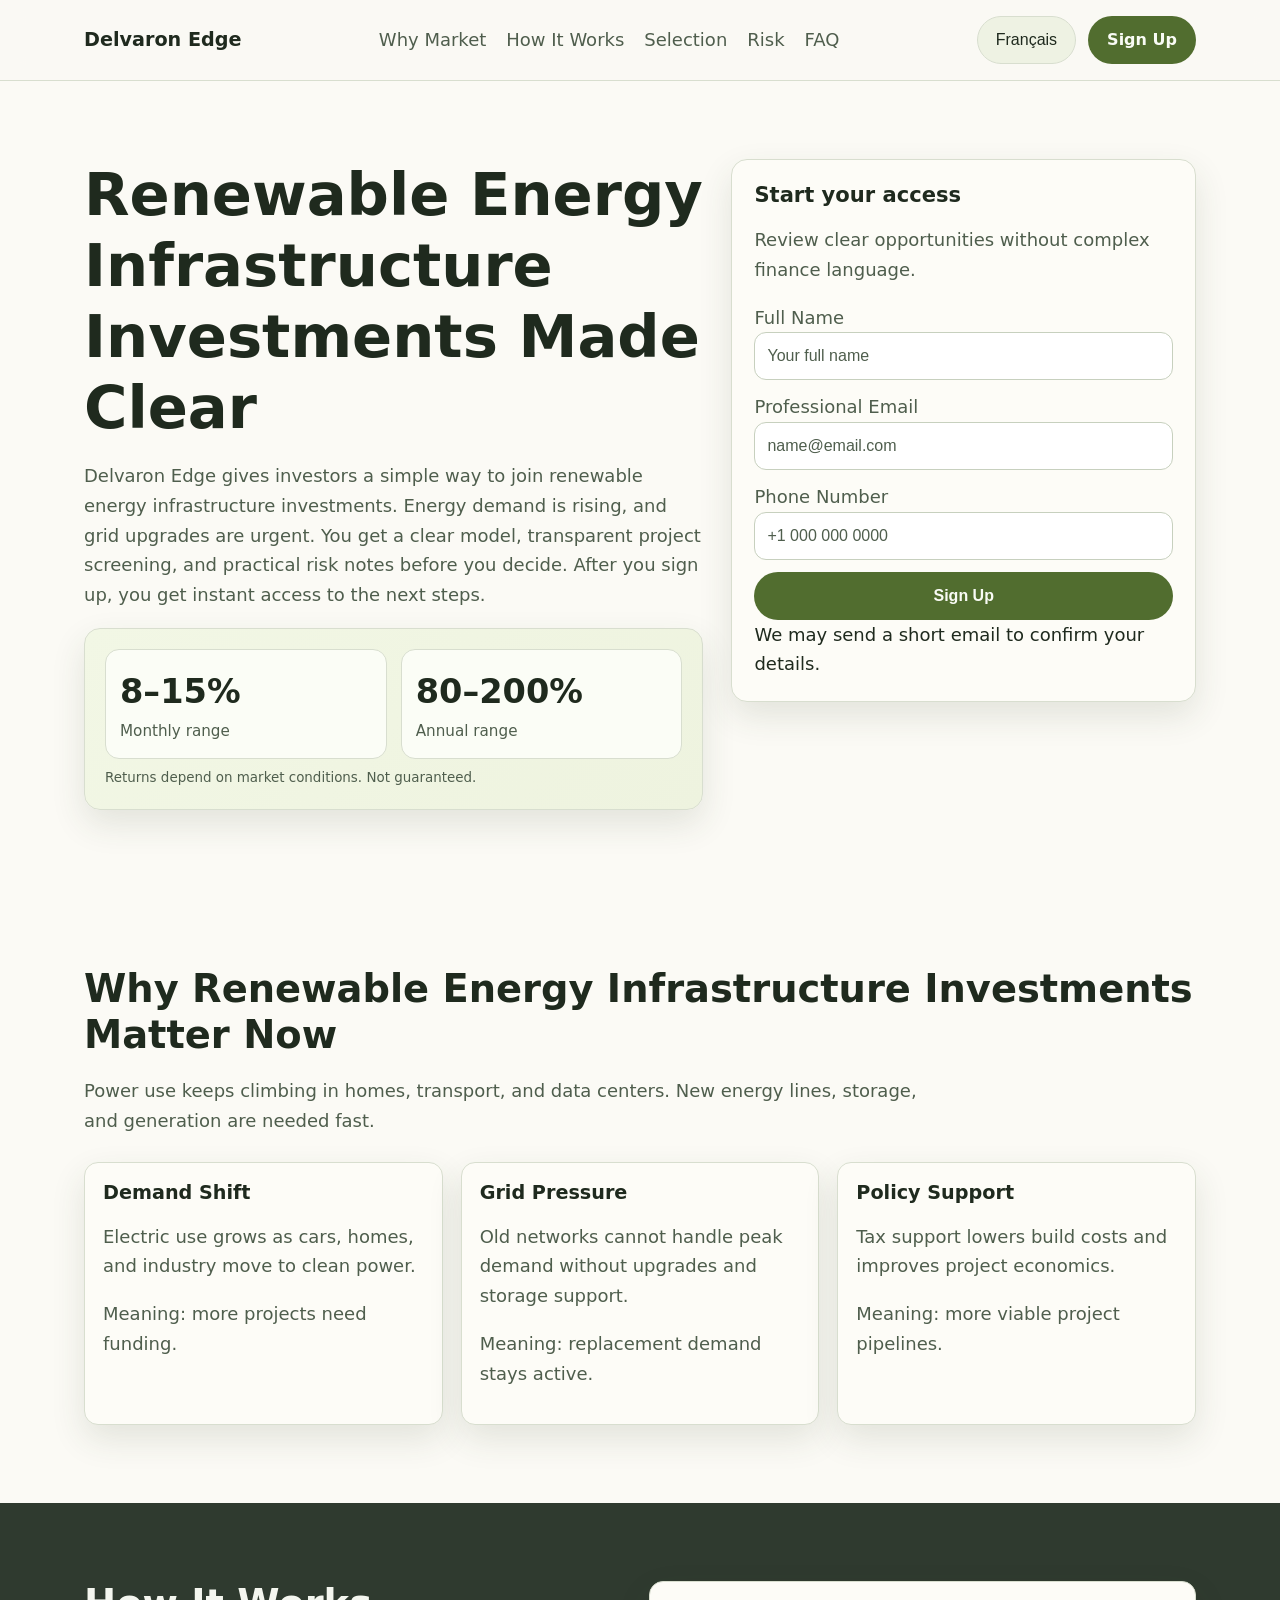
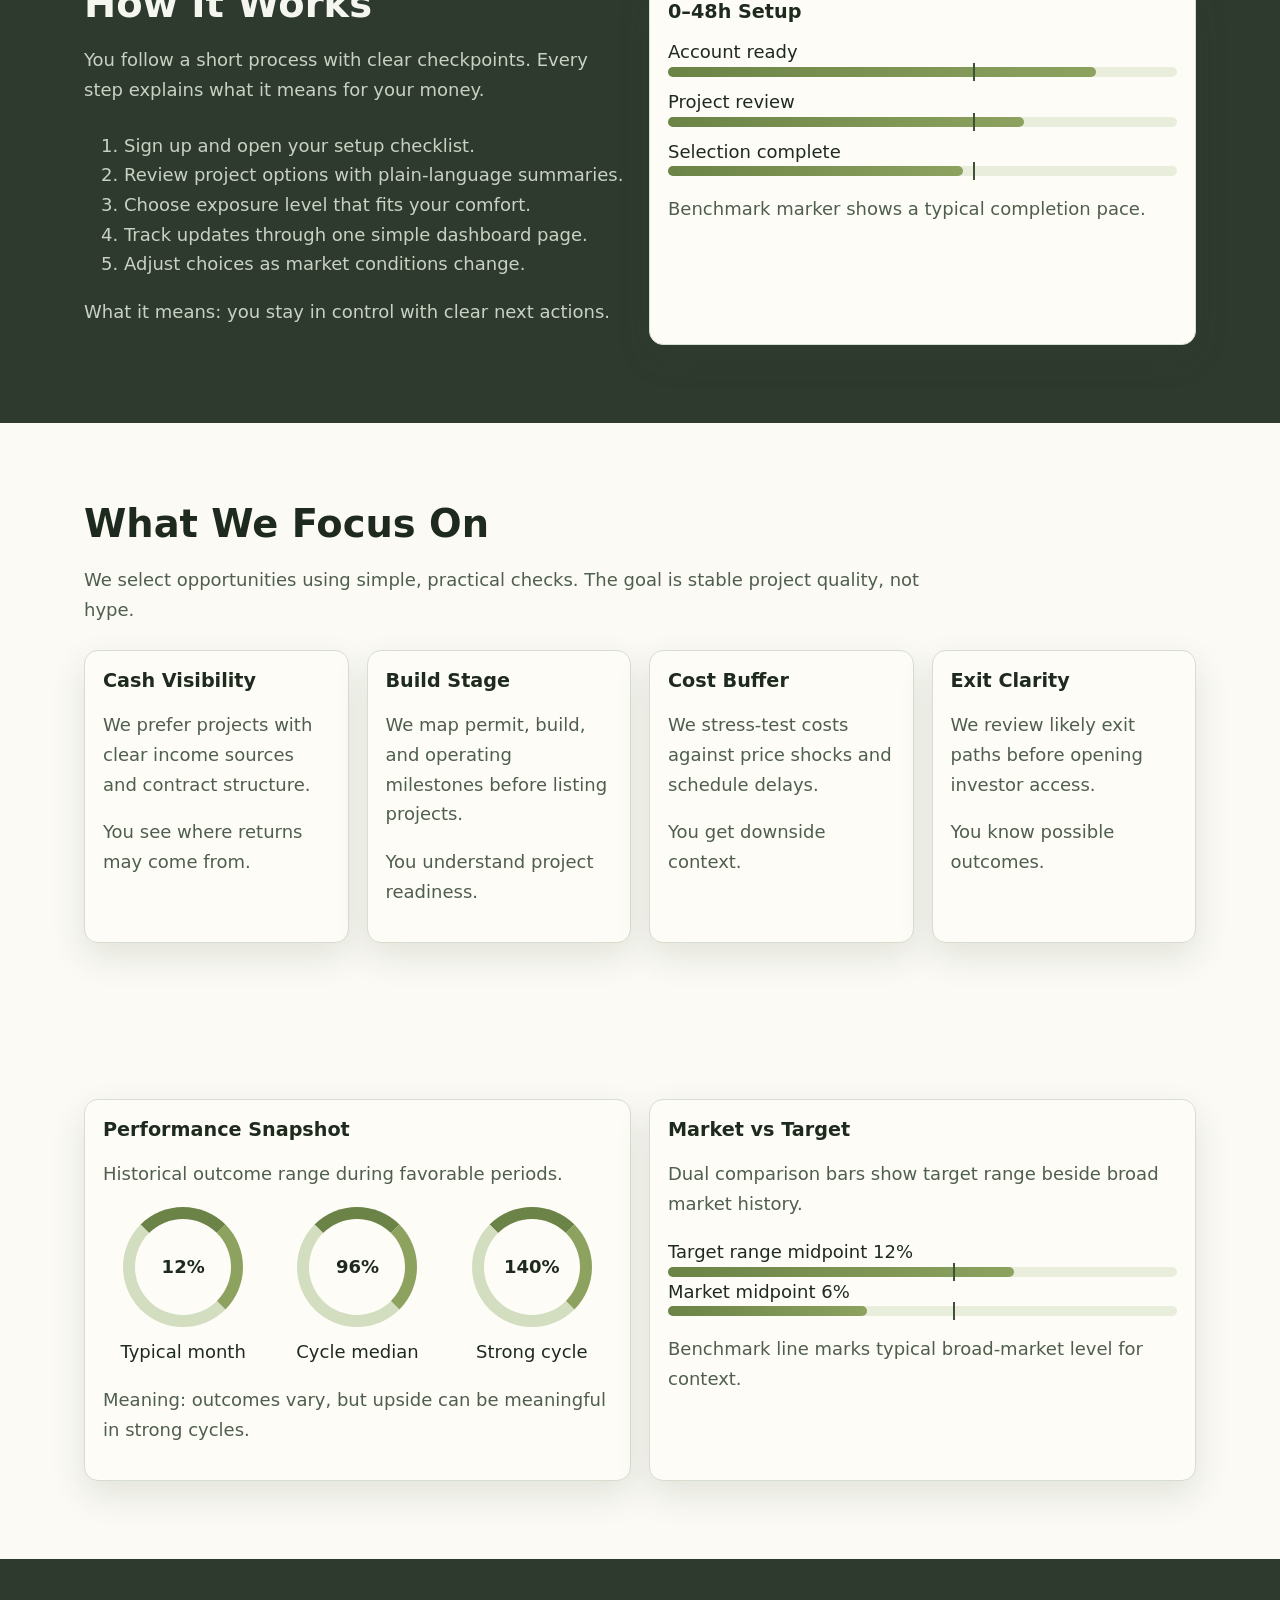
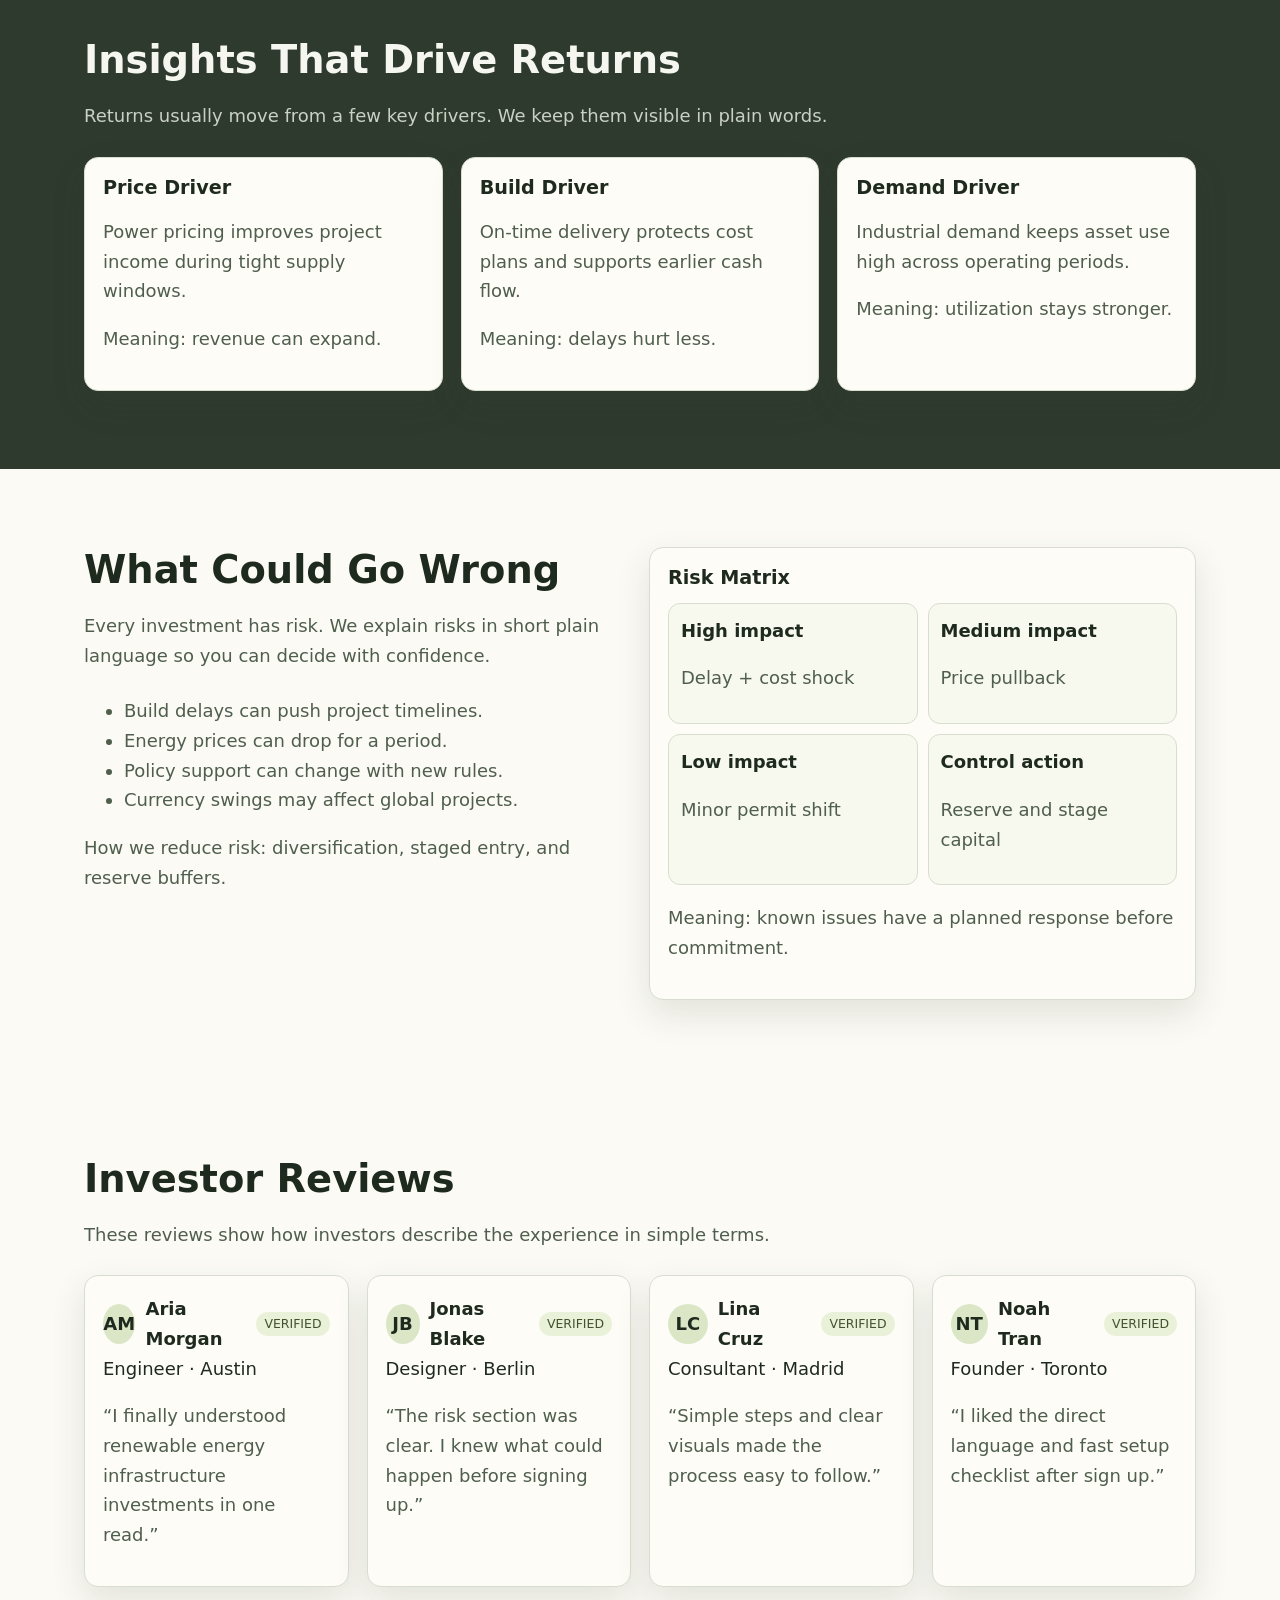
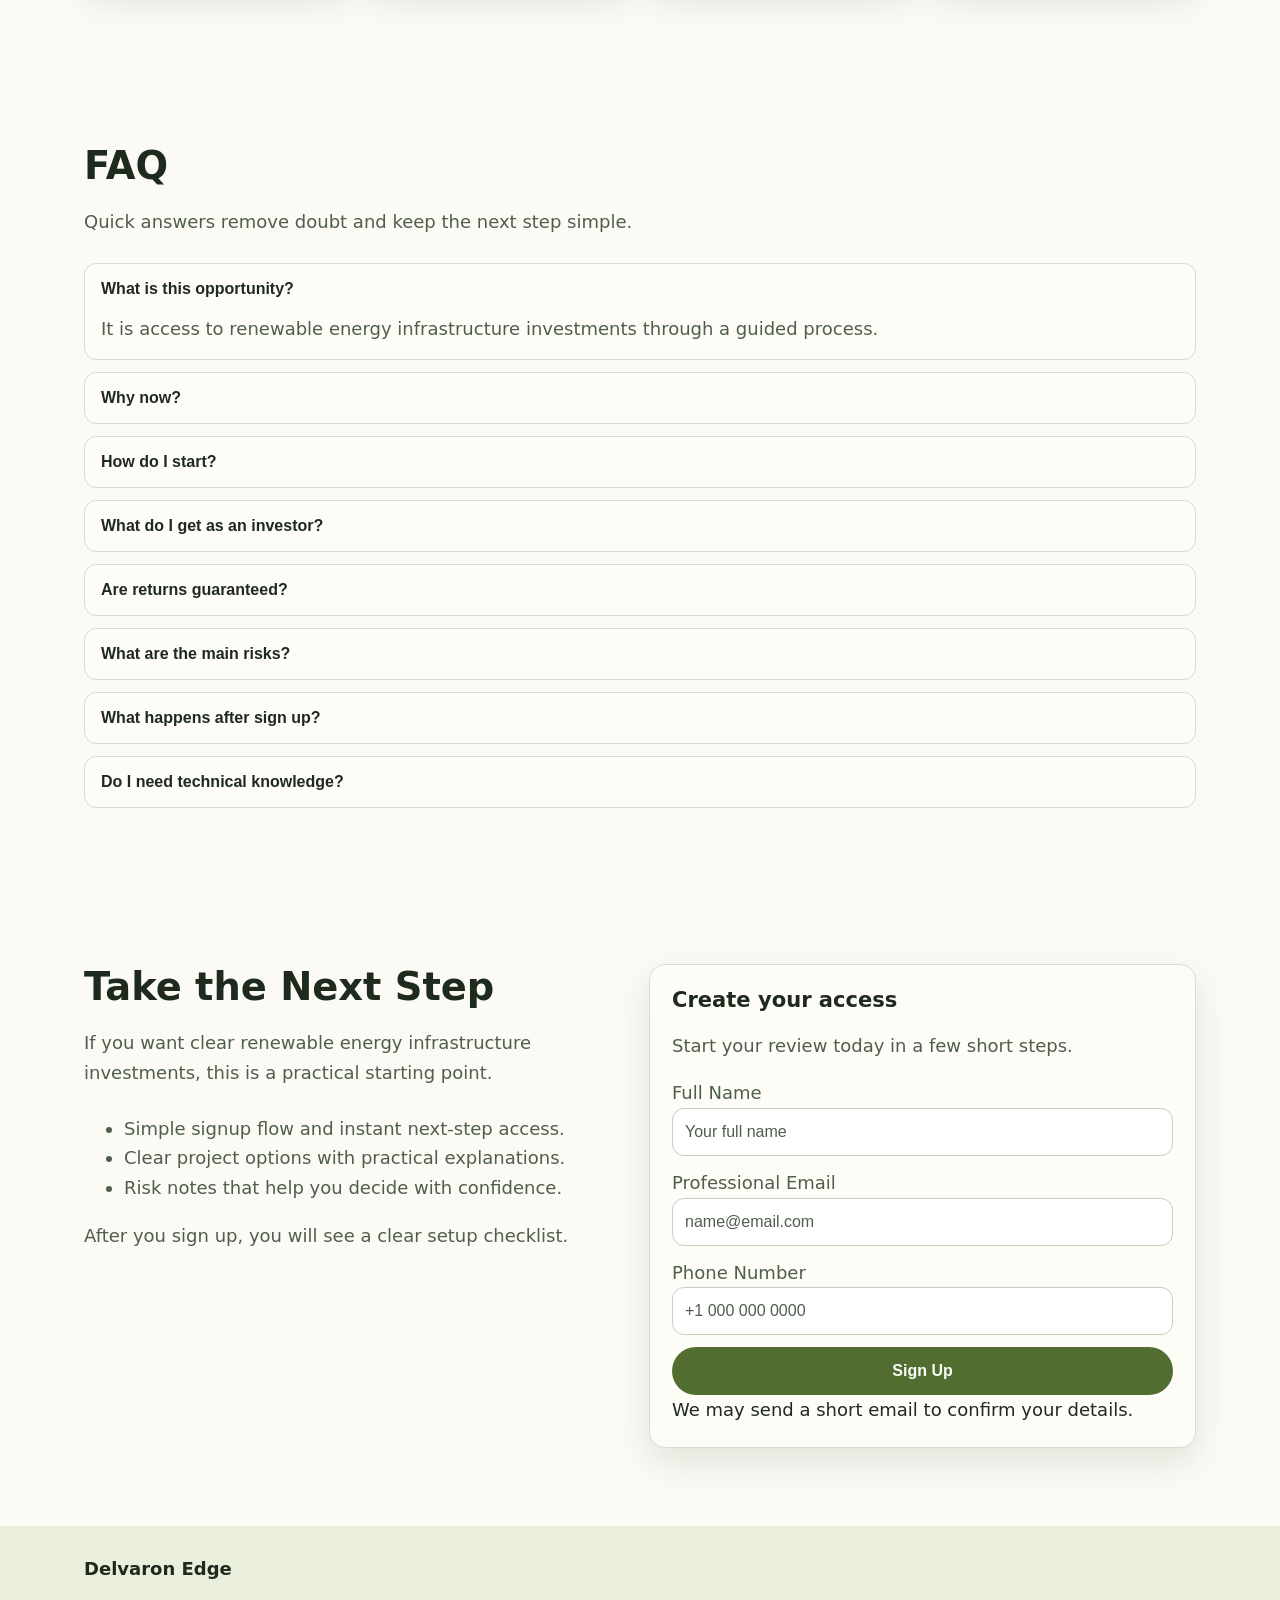
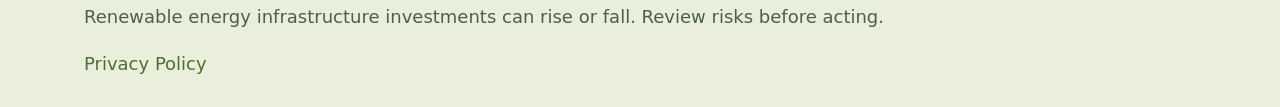
<file: fr/index.html>
<!doctype html>
<html lang="en">
<head>
  <meta charset="UTF-8" />
  <meta name="viewport" content="width=device-width, initial-scale=1" />
  <title>Delvaron Edge Français | Renewable Energy Infrastructure Investments</title>
  <meta name="description" content="Delvaron Edge offers a clear path into renewable energy infrastructure investments with simple steps, transparent selection, and practical risk controls." />
  <link rel="canonical" href="https://delvaronedge.com/fr/index.html" />
  <link rel="alternate" hreflang="en" href="https://delvaronedge.com/fr/index.html" />
  <link rel="alternate" hreflang="de" href="https://delvaronedge.com/de/index.html" />
  <link rel="alternate" hreflang="fr" href="https://delvaronedge.com/fr/index.html" />
  <link rel="alternate" hreflang="es" href="https://delvaronedge.com/es/index.html" />
  <link rel="alternate" hreflang="it" href="https://delvaronedge.com/it/index.html" />
  <link rel="alternate" hreflang="tr" href="https://delvaronedge.com/tr/index.html" />
  <link rel="alternate" hreflang="pt" href="https://delvaronedge.com/pt/index.html" />
  <link rel="alternate" hreflang="ja" href="https://delvaronedge.com/jp/index.html" />
  <link rel="alternate" hreflang="sk" href="https://delvaronedge.com/sk/index.html" />
  <link rel="alternate" hreflang="nl-BE" href="https://delvaronedge.com/be/index.html" />
  <meta property="og:title" content="Delvaron Edge Renewable Energy Infrastructure Investments" />
  <meta property="og:description" content="A simple way to understand and join renewable energy infrastructure investments." />
  <meta property="og:type" content="website" />
  <meta property="og:url" content="https://delvaronedge.com/fr/index.html" />
  <meta property="twitter:card" content="summary_large_image" />
  <meta property="twitter:title" content="Delvaron Edge Renewable Energy Infrastructure Investments" />
  <meta property="twitter:description" content="Clear investor story, simple steps, and transparent risk notes." />
  <link rel="stylesheet" href="../assets/style.css" />
  <script defer src="../assets/app.js"></script>
</head>
<body>
<header class="site-header">
  <div class="container header-row">
    <a class="brand" href="../index.html">Delvaron Edge</a>
    <nav class="main-nav" aria-label="Main navigation">
      <a href="#market">Why Market</a><a href="#model">How It Works</a><a href="#focus">Selection</a><a href="#risk">Risk</a><a href="#faq">FAQ</a>
    </nav>
    <div class="header-right">
      <div class="lang">
        <button class="lang-trigger" aria-label="Open language list">Français</button>
        <div class="lang-menu" role="menu">
          <a href="../index.html"><svg class="flag" viewBox="0 0 20 20"><rect width="20" height="20" fill="#1f4fa3"/><text x="10" y="13" text-anchor="middle" fill="#fff" font-size="7">GB</text></svg>English</a>
          <a href="../de/index.html"><svg class="flag" viewBox="0 0 20 20"><rect width="20" height="20" fill="#000"/><text x="10" y="13" text-anchor="middle" fill="#fff" font-size="7">DE</text></svg>Deutsch</a>
          <a href="../fr/index.html"><svg class="flag" viewBox="0 0 20 20"><rect width="20" height="20" fill="#0055a4"/><text x="10" y="13" text-anchor="middle" fill="#fff" font-size="7">FR</text></svg>Français</a>
          <a href="../es/index.html"><svg class="flag" viewBox="0 0 20 20"><rect width="20" height="20" fill="#aa151b"/><text x="10" y="13" text-anchor="middle" fill="#fff" font-size="7">ES</text></svg>Español</a>
          <a href="../it/index.html"><svg class="flag" viewBox="0 0 20 20"><rect width="20" height="20" fill="#009246"/><text x="10" y="13" text-anchor="middle" fill="#fff" font-size="7">IT</text></svg>Italiano</a>
          <a href="../tr/index.html"><svg class="flag" viewBox="0 0 20 20"><rect width="20" height="20" fill="#e30a17"/><text x="10" y="13" text-anchor="middle" fill="#fff" font-size="7">TR</text></svg>Türkçe</a>
          <a href="../pt/index.html"><svg class="flag" viewBox="0 0 20 20"><rect width="20" height="20" fill="#046a38"/><text x="10" y="13" text-anchor="middle" fill="#fff" font-size="7">PT</text></svg>Português</a>
          <a href="../jp/index.html"><svg class="flag" viewBox="0 0 20 20"><rect width="20" height="20" fill="#bc002d"/><text x="10" y="13" text-anchor="middle" fill="#fff" font-size="7">JP</text></svg>日本語</a>
          <a href="../sk/index.html"><svg class="flag" viewBox="0 0 20 20"><rect width="20" height="20" fill="#0b4ea2"/><text x="10" y="13" text-anchor="middle" fill="#fff" font-size="7">SK</text></svg>Slovak</a>
          <a href="../be/index.html"><svg class="flag" viewBox="0 0 20 20"><rect width="20" height="20" fill="#000"/><text x="10" y="13" text-anchor="middle" fill="#fff" font-size="7">BE</text></svg>Nederlands (BE)</a>
        </div>
      </div>
      <a class="btn" href="#signup-final">Sign Up</a>
      <button id="openDrawer" class="btn mobile-toggle" aria-label="Open menu">Menu</button>
    </div>
  </div>
</header>
<div id="drawerOverlay" class="drawer-overlay"></div>
<aside id="mobileDrawer" class="mobile-drawer" aria-label="Mobile menu">
  <button id="closeDrawer" class="icon-btn" aria-label="Close menu">X</button>
  <a href="#market">Why Market</a><a href="#model">How It Works</a><a href="#focus">Selection</a><a href="#risk">Risk</a><a href="#faq">FAQ</a>
  <div class="lang">
    <button class="lang-trigger">Français</button>
    <div class="lang-menu">
      <a href="../index.html">English</a><a href="../de/index.html">Deutsch</a><a href="../fr/index.html">Français</a><a href="../es/index.html">Español</a><a href="../it/index.html">Italiano</a><a href="../tr/index.html">Türkçe</a><a href="../pt/index.html">Português</a><a href="../jp/index.html">日本語</a><a href="../sk/index.html">Slovak</a><a href="../be/index.html">Nederlands (BE)</a>
    </div>
  </div>
  <a class="btn" href="#signup-final">Sign Up</a>
</aside>

<main>
<section class="section light">
  <div class="container hero-grid">
    <div class="reveal">
      <h1>Renewable Energy Infrastructure Investments Made Clear</h1>
      <p>Delvaron Edge gives investors a simple way to join renewable energy infrastructure investments. Energy demand is rising, and grid upgrades are urgent. You get a clear model, transparent project screening, and practical risk notes before you decide. After you sign up, you get instant access to the next steps.</p>
      <div class="performance-panel" aria-label="Performance range">
        <div class="perf-grid">
          <div class="perf-metric"><div class="perf-num">8–15%</div><div class="perf-label">Monthly range</div></div>
          <div class="perf-metric"><div class="perf-num">80–200%</div><div class="perf-label">Annual range</div></div>
        </div>
        <div class="perf-note">Returns depend on market conditions. Not guaranteed.</div>
      </div>
    </div>
    <form class="form-card reveal" aria-label="Hero sign up form">
      <h3 class="form-title">Start your access</h3>
      <p class="form-sub">Review clear opportunities without complex finance language.</p>
      <div class="form-stack">
        <label>Full Name<input type="text" placeholder="Your full name" required></label>
        <label>Professional Email<input type="email" placeholder="name@email.com" required></label>
        <label>Phone Number<input type="tel" placeholder="+1 000 000 0000" required></label>
        <button class="btn" type="submit">Sign Up</button>
      </div>
      <small class="muted">We may send a short email to confirm your details.</small>
    </form>
  </div>
</section>

<section id="market" class="section light">
  <div class="container reveal">
    <h2>Why Renewable Energy Infrastructure Investments Matter Now</h2>
    <p class="section-intro">Power use keeps climbing in homes, transport, and data centers. New energy lines, storage, and generation are needed fast.</p>
    <div class="grid-3">
      <article class="card"><h3>Demand Shift</h3><p>Electric use grows as cars, homes, and industry move to clean power.</p><p class="muted">Meaning: more projects need funding.</p></article>
      <article class="card"><h3>Grid Pressure</h3><p>Old networks cannot handle peak demand without upgrades and storage support.</p><p class="muted">Meaning: replacement demand stays active.</p></article>
      <article class="card"><h3>Policy Support</h3><p>Tax support lowers build costs and improves project economics.</p><p class="muted">Meaning: more viable project pipelines.</p></article>
    </div>
  </div>
</section>

<section id="model" class="section dark">
  <div class="container grid-2 reveal">
    <div>
      <h2>How It Works</h2>
      <p class="section-intro">You follow a short process with clear checkpoints. Every step explains what it means for your money.</p>
      <ol>
        <li>Sign up and open your setup checklist.</li>
        <li>Review project options with plain-language summaries.</li>
        <li>Choose exposure level that fits your comfort.</li>
        <li>Track updates through one simple dashboard page.</li>
        <li>Adjust choices as market conditions change.</li>
      </ol>
      <p>What it means: you stay in control with clear next actions.</p>
    </div>
    <div class="card dual-bars">
      <h3>0–48h Setup</h3>
      <div class="row"><small>Account ready</small><div class="bar-track"><div class="bar-fill" style="width:84%"></div><span class="marker"></span></div></div>
      <div class="row"><small>Project review</small><div class="bar-track"><div class="bar-fill" style="width:70%"></div><span class="marker"></span></div></div>
      <div class="row"><small>Selection complete</small><div class="bar-track"><div class="bar-fill" style="width:58%"></div><span class="marker"></span></div></div>
      <p class="muted">Benchmark marker shows a typical completion pace.</p>
    </div>
  </div>
</section>

<section id="focus" class="section light">
  <div class="container reveal">
    <h2>What We Focus On</h2>
    <p class="section-intro">We select opportunities using simple, practical checks. The goal is stable project quality, not hype.</p>
    <div class="grid-4">
      <article class="card"><h3>Cash Visibility</h3><p>We prefer projects with clear income sources and contract structure.</p><p class="muted">You see where returns may come from.</p></article>
      <article class="card"><h3>Build Stage</h3><p>We map permit, build, and operating milestones before listing projects.</p><p class="muted">You understand project readiness.</p></article>
      <article class="card"><h3>Cost Buffer</h3><p>We stress-test costs against price shocks and schedule delays.</p><p class="muted">You get downside context.</p></article>
      <article class="card"><h3>Exit Clarity</h3><p>We review likely exit paths before opening investor access.</p><p class="muted">You know possible outcomes.</p></article>
    </div>
  </div>
</section>

<section id="metrics" class="section light">
  <div class="container grid-2 reveal">
    <div class="card">
      <h3>Performance Snapshot</h3>
      <p>Historical outcome range during favorable periods.</p>
      <div class="rings">
        <div class="ring"><div class="circle">12%</div><small>Typical month</small></div>
        <div class="ring"><div class="circle">96%</div><small>Cycle median</small></div>
        <div class="ring"><div class="circle">140%</div><small>Strong cycle</small></div>
      </div>
      <p class="muted">Meaning: outcomes vary, but upside can be meaningful in strong cycles.</p>
    </div>
    <div class="card">
      <h3>Market vs Target</h3>
      <p>Dual comparison bars show target range beside broad market history.</p>
      <div class="row"><small>Target range midpoint 12%</small><div class="bar-track"><div class="bar-fill" style="width:68%"></div><span class="marker" style="left:56%"></span></div></div>
      <div class="row"><small>Market midpoint 6%</small><div class="bar-track"><div class="bar-fill" style="width:39%"></div><span class="marker" style="left:56%"></span></div></div>
      <p class="muted">Benchmark line marks typical broad-market level for context.</p>
    </div>
  </div>
</section>

<section id="insights" class="section dark">
  <div class="container reveal">
    <h2>Insights That Drive Returns</h2>
    <p class="section-intro">Returns usually move from a few key drivers. We keep them visible in plain words.</p>
    <div class="grid-3">
      <article class="card"><h3>Price Driver</h3><p>Power pricing improves project income during tight supply windows.</p><p class="muted">Meaning: revenue can expand.</p></article>
      <article class="card"><h3>Build Driver</h3><p>On-time delivery protects cost plans and supports earlier cash flow.</p><p class="muted">Meaning: delays hurt less.</p></article>
      <article class="card"><h3>Demand Driver</h3><p>Industrial demand keeps asset use high across operating periods.</p><p class="muted">Meaning: utilization stays stronger.</p></article>
    </div>
  </div>
</section>

<section id="risk" class="section light">
  <div class="container grid-2 reveal">
    <div>
      <h2>What Could Go Wrong</h2>
      <p class="section-intro">Every investment has risk. We explain risks in short plain language so you can decide with confidence.</p>
      <ul>
        <li>Build delays can push project timelines.</li>
        <li>Energy prices can drop for a period.</li>
        <li>Policy support can change with new rules.</li>
        <li>Currency swings may affect global projects.</li>
      </ul>
      <p>How we reduce risk: diversification, staged entry, and reserve buffers.</p>
    </div>
    <div class="card">
      <h3>Risk Matrix</h3>
      <div class="risk-matrix">
        <div class="risk-cell"><strong>High impact</strong><p>Delay + cost shock</p></div>
        <div class="risk-cell"><strong>Medium impact</strong><p>Price pullback</p></div>
        <div class="risk-cell"><strong>Low impact</strong><p>Minor permit shift</p></div>
        <div class="risk-cell"><strong>Control action</strong><p>Reserve and stage capital</p></div>
      </div>
      <p class="muted">Meaning: known issues have a planned response before commitment.</p>
    </div>
  </div>
</section>

<section class="section light">
  <div class="container reveal">
    <h2>Investor Reviews</h2>
    <p class="section-intro">These reviews show how investors describe the experience in simple terms.</p>
    <div class="grid-4">
      <article class="card"><div class="review-head"><div class="avatar">AM</div><strong>Aria Morgan</strong><span class="verified">VERIFIED</span></div><small>Engineer · Austin</small><p>“I finally understood renewable energy infrastructure investments in one read.”</p></article>
      <article class="card"><div class="review-head"><div class="avatar">JB</div><strong>Jonas Blake</strong><span class="verified">VERIFIED</span></div><small>Designer · Berlin</small><p>“The risk section was clear. I knew what could happen before signing up.”</p></article>
      <article class="card"><div class="review-head"><div class="avatar">LC</div><strong>Lina Cruz</strong><span class="verified">VERIFIED</span></div><small>Consultant · Madrid</small><p>“Simple steps and clear visuals made the process easy to follow.”</p></article>
      <article class="card"><div class="review-head"><div class="avatar">NT</div><strong>Noah Tran</strong><span class="verified">VERIFIED</span></div><small>Founder · Toronto</small><p>“I liked the direct language and fast setup checklist after sign up.”</p></article>
    </div>
  </div>
</section>

<section id="faq" class="section light">
  <div class="container reveal">
    <h2>FAQ</h2>
    <p class="section-intro">Quick answers remove doubt and keep the next step simple.</p>
    <div class="faq-list">
      <div class="faq-item open"><button class="faq-q">What is this opportunity?</button><div class="faq-answer">It is access to renewable energy infrastructure investments through a guided process.</div></div>
      <div class="faq-item"><button class="faq-q">Why now?</button><div class="faq-answer">Demand and grid upgrades are rising, which supports long project pipelines.</div></div>
      <div class="faq-item"><button class="faq-q">How do I start?</button><div class="faq-answer">Sign up, review options, and choose what to do next.</div></div>
      <div class="faq-item"><button class="faq-q">What do I get as an investor?</button><div class="faq-answer">Clear project summaries, risk notes, and simple progress tracking.</div></div>
      <div class="faq-item"><button class="faq-q">Are returns guaranteed?</button><div class="faq-answer">No. Returns depend on market conditions and project execution.</div></div>
      <div class="faq-item"><button class="faq-q">What are the main risks?</button><div class="faq-answer">Delays, price moves, and policy changes can affect outcomes.</div></div>
      <div class="faq-item"><button class="faq-q">What happens after sign up?</button><div class="faq-answer">After you sign up, you can review the options and choose what to do next.</div></div>
      <div class="faq-item"><button class="faq-q">Do I need technical knowledge?</button><div class="faq-answer">No. The platform explains each point in plain, simple language.</div></div>
    </div>
  </div>
</section>

<section id="signup-final" class="section final-cta light">
  <div class="container grid-2 reveal">
    <div>
      <h2>Take the Next Step</h2>
      <p class="section-intro">If you want clear renewable energy infrastructure investments, this is a practical starting point.</p>
      <ul>
        <li>Simple signup flow and instant next-step access.</li>
        <li>Clear project options with practical explanations.</li>
        <li>Risk notes that help you decide with confidence.</li>
      </ul>
      <p>After you sign up, you will see a clear setup checklist.</p>
    </div>
    <form class="form-card" aria-label="Final sign up form">
      <h3 class="form-title">Create your access</h3>
      <p class="form-sub">Start your review today in a few short steps.</p>
      <div class="form-stack">
        <label>Full Name<input type="text" placeholder="Your full name" required></label>
        <label>Professional Email<input type="email" placeholder="name@email.com" required></label>
        <label>Phone Number<input type="tel" placeholder="+1 000 000 0000" required></label>
        <button class="btn" type="submit">Sign Up</button>
      </div>
      <small class="muted">We may send a short email to confirm your details.</small>
    </form>
  </div>
</section>
</main>

<footer class="footer">
  <div class="container">
    <strong>Delvaron Edge</strong>
    <p class="muted">Renewable energy infrastructure investments can rise or fall. Review risks before acting.</p>
    <a href="#" data-open-privacy>Privacy Policy</a>
  </div>
</footer>

<div id="privacyModal" class="modal" aria-modal="true" role="dialog" aria-label="Privacy Policy">
  <div class="modal-panel">
    <div class="modal-head"><h3>Privacy Policy</h3><button class="icon-btn" data-close-privacy aria-label="Close privacy">X</button></div>
    <div class="modal-body">
      <p><strong>Introduction:</strong> We explain clearly what data we collect and why.</p>
      <p><strong>Data collection:</strong> We collect name, email, phone, and basic device logs.</p>
      <p><strong>Legal basis:</strong> We process data to provide requested access and service support.</p>
      <p><strong>Cookies:</strong> Cookies help with security, language memory, and performance analytics.</p>
      <p><strong>Retention:</strong> We keep records only as long as needed for service and legal duties.</p>
      <p><strong>Third-party sharing:</strong> We share limited data with vetted service providers.</p>
      <p><strong>Security:</strong> We use encryption, access controls, and monitoring.</p>
      <p><strong>User rights:</strong> You can request access, update, export, or deletion of personal data.</p>
      <p><strong>International transfers:</strong> Some providers process data in other countries with safeguards.</p>
      <p><strong>Industry risk disclosure:</strong> Investment markets are volatile, and outcomes are not guaranteed.</p>
      <p><strong>Contact:</strong> privacy@delvaronedge.com</p>
    </div>
    <div class="modal-foot"><button class="icon-btn" data-close-privacy>Close</button></div>
  </div>
</div>

<script type="application/ld+json">{"@context":"https://schema.org","@graph":[{"@type":"Organization","name":"Delvaron Edge","url":"https://delvaronedge.com"},{"@type":"WebSite","name":"Delvaron Edge","url":"https://delvaronedge.com/fr/index.html"},{"@type":"FAQPage","mainEntity":[{"@type":"Question","name":"What is this opportunity?","acceptedAnswer":{"@type":"Answer","text":"It is access to renewable energy infrastructure investments through a guided process."}},{"@type":"Question","name":"What happens after sign up?","acceptedAnswer":{"@type":"Answer","text":"After you sign up, you can review the options and choose what to do next."}}]},{"@type":"Review","author":{"@type":"Person","name":"Aria Morgan"},"reviewBody":"I finally understood renewable energy infrastructure investments in one read.","itemReviewed":{"@type":"Service","name":"Delvaron Edge"}}]}</script>
</body>
</html>
</file>
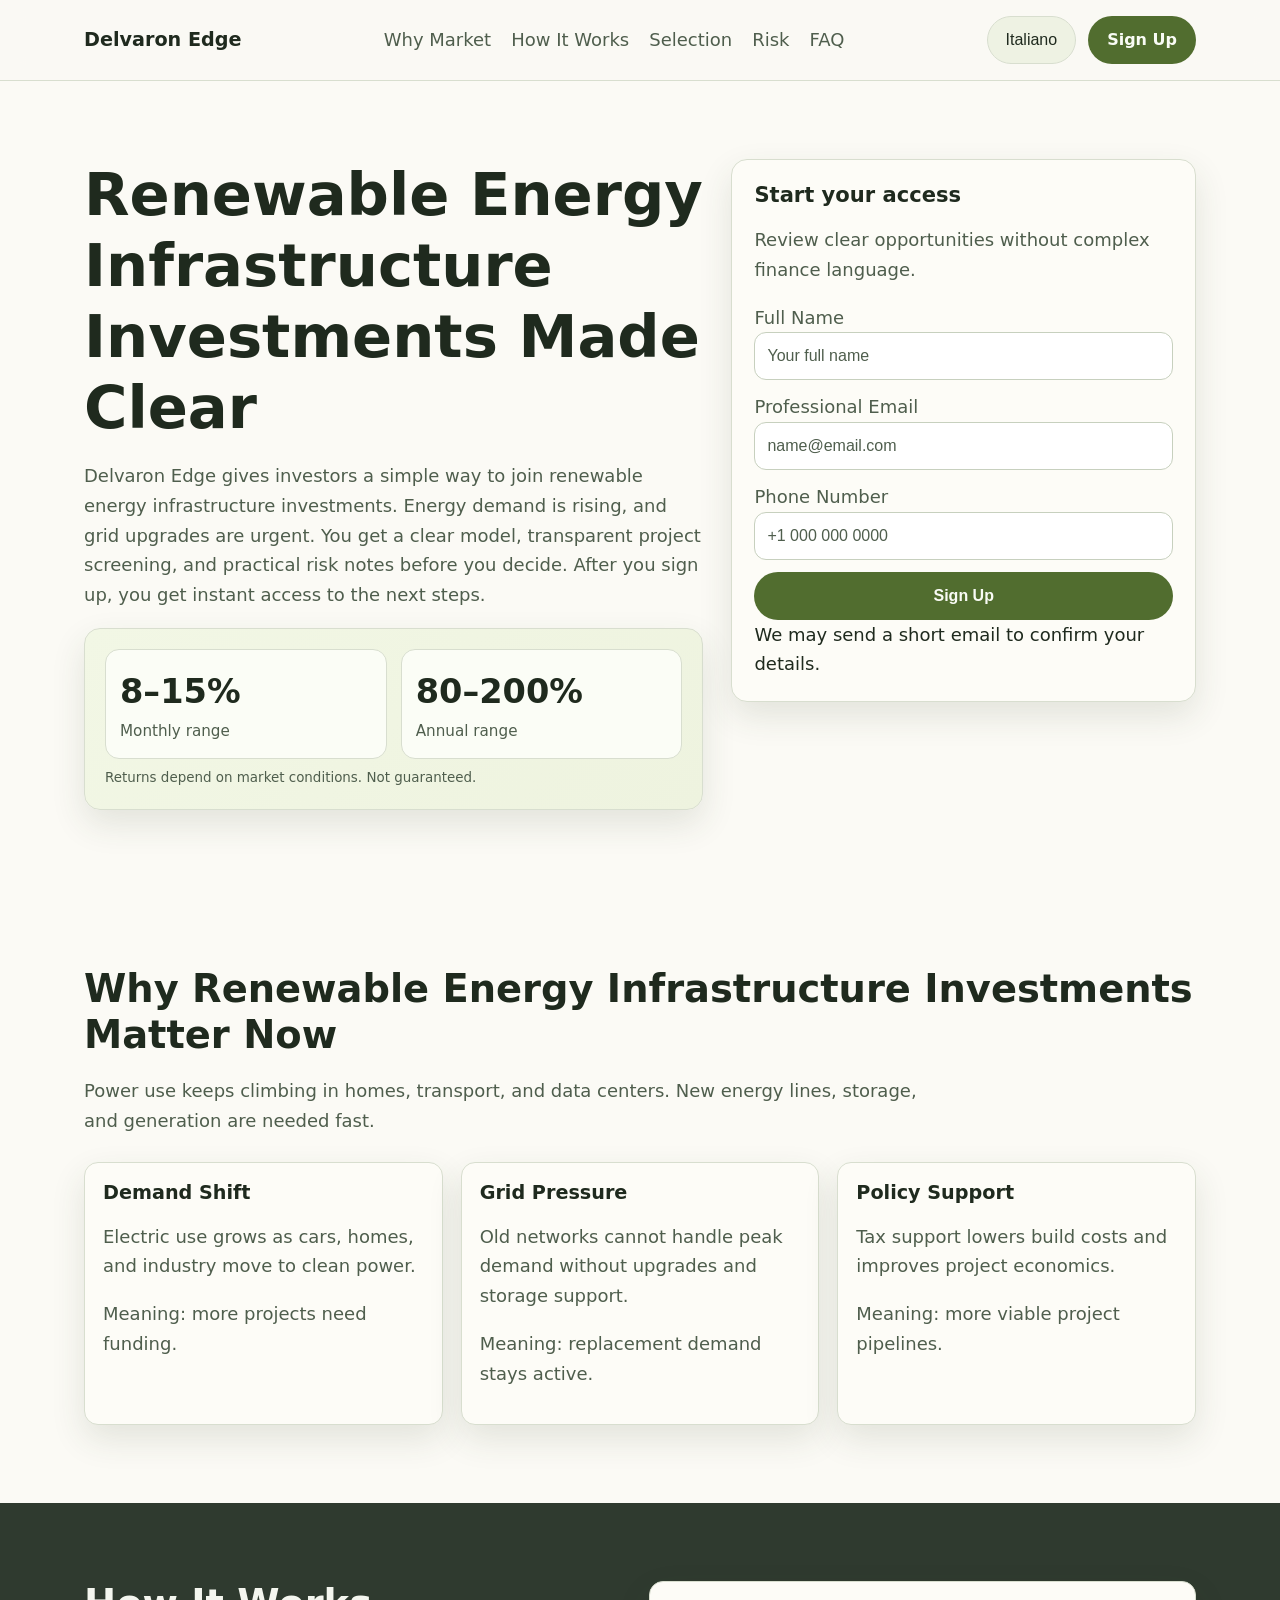
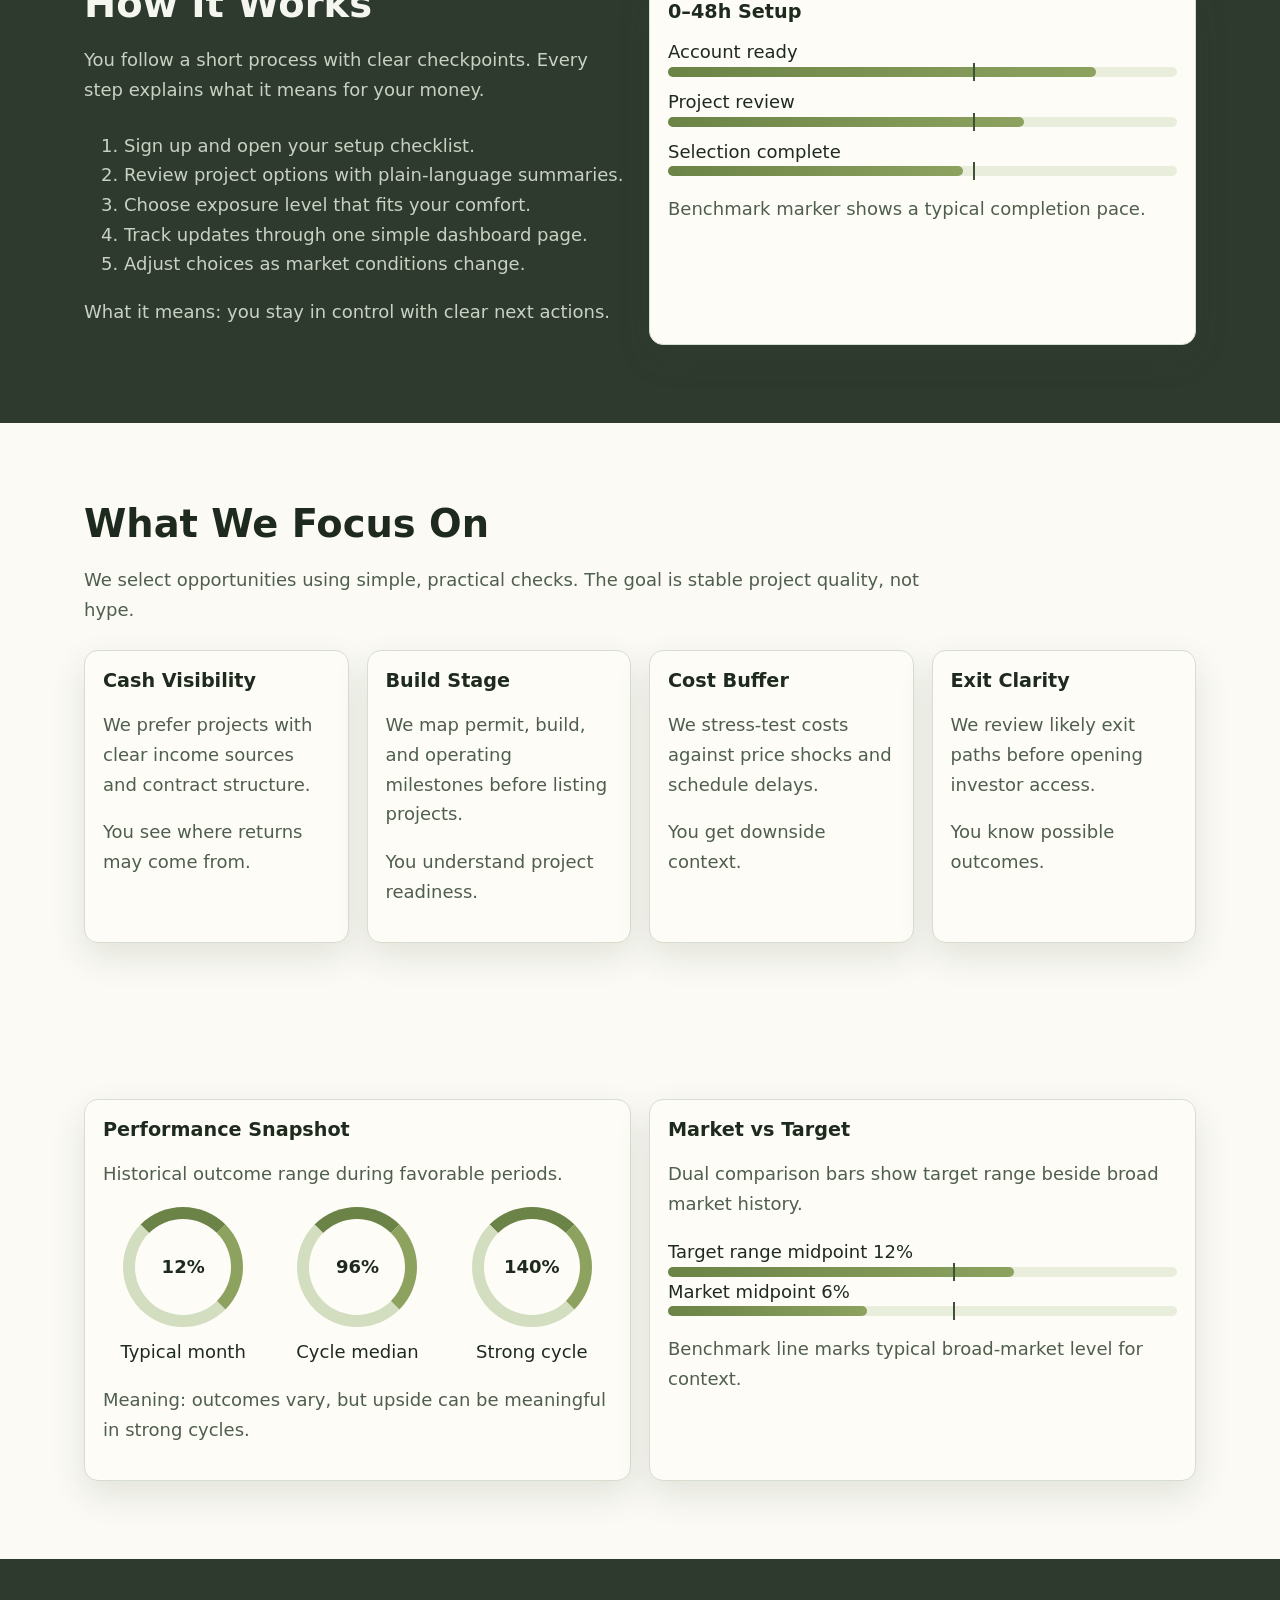
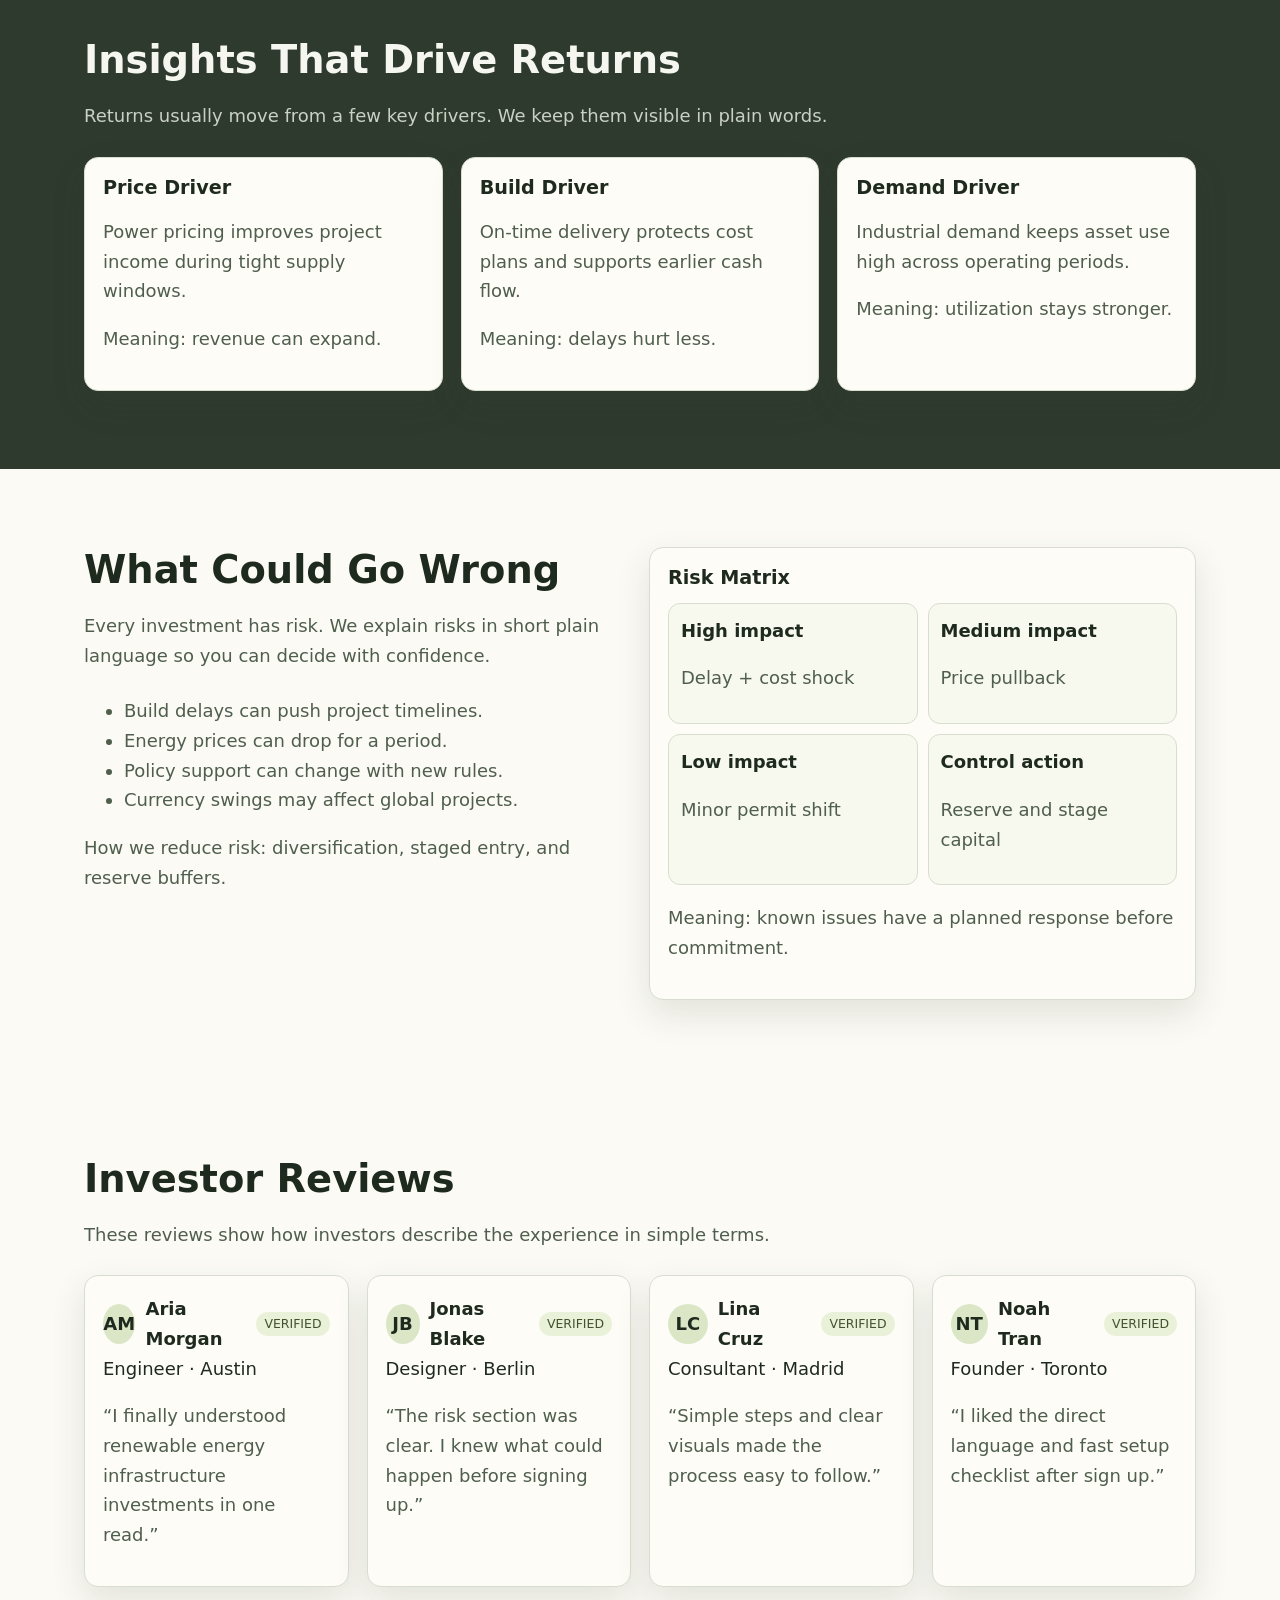
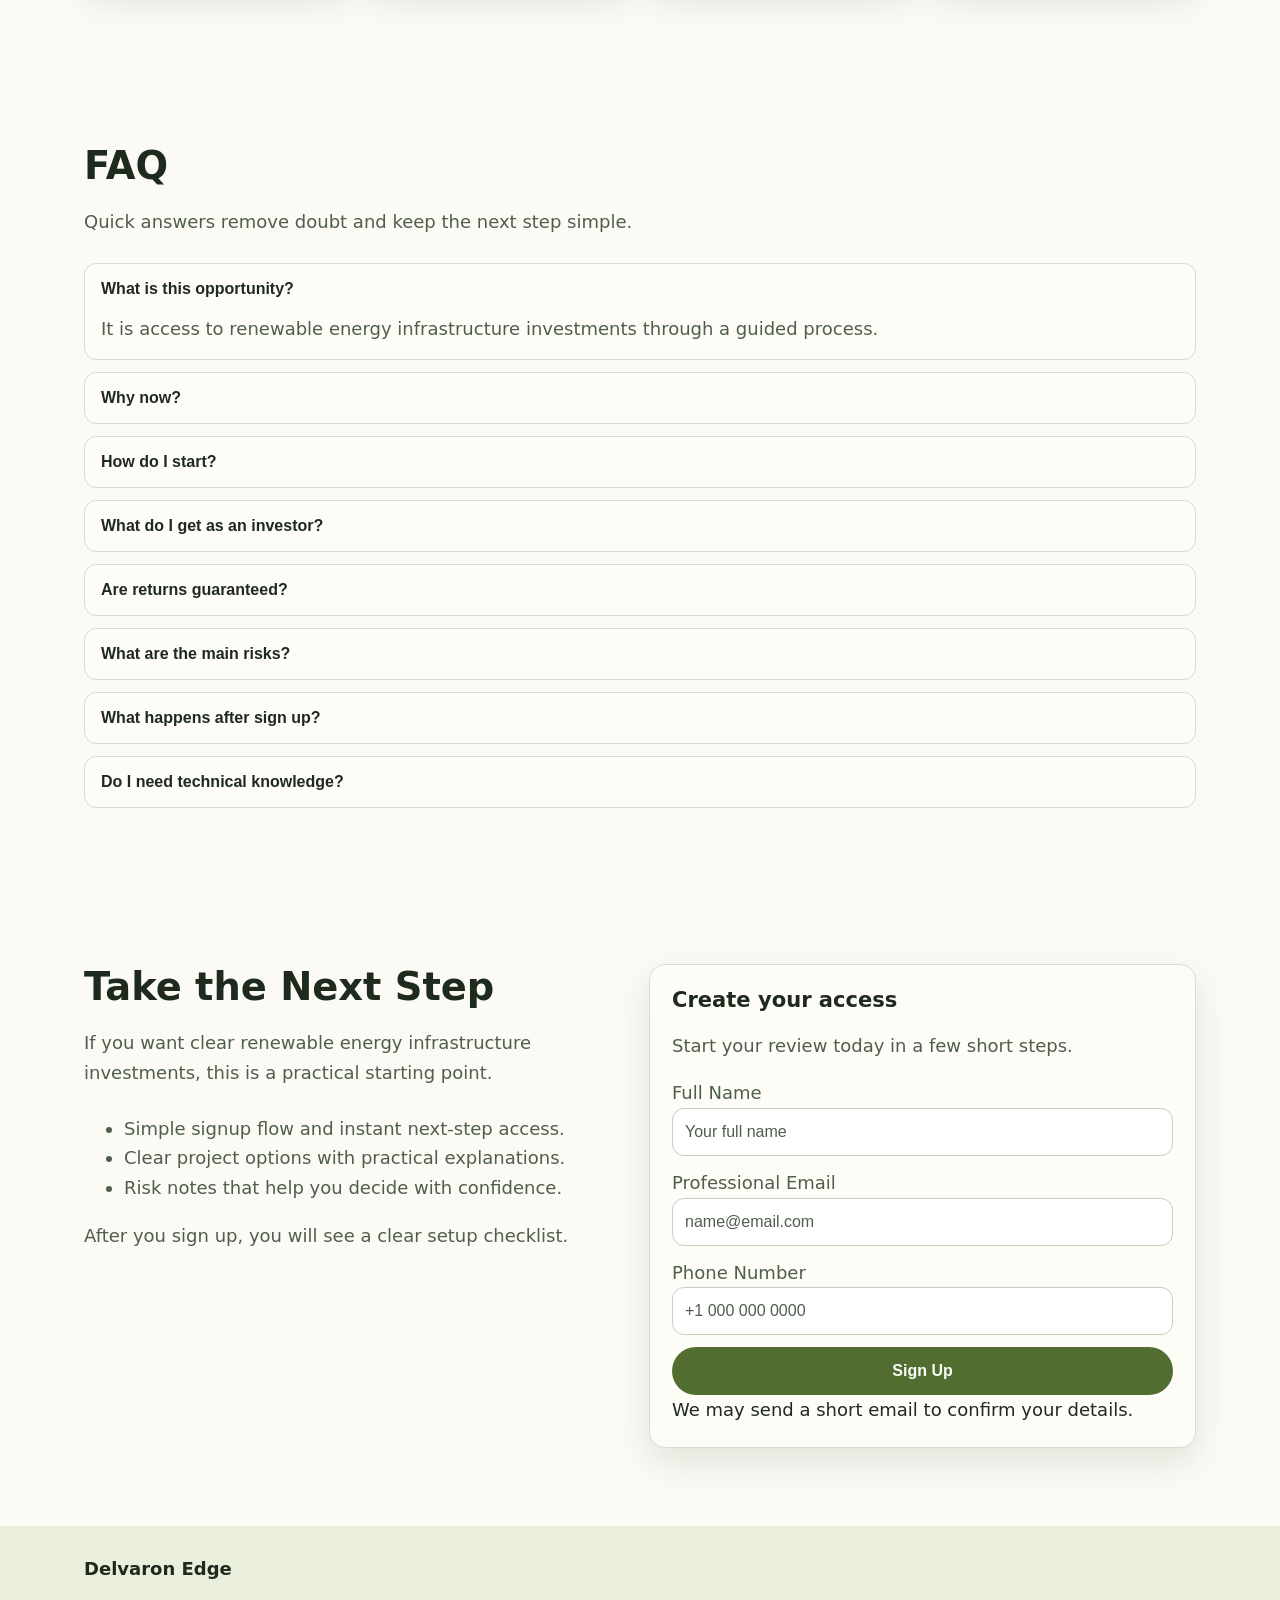
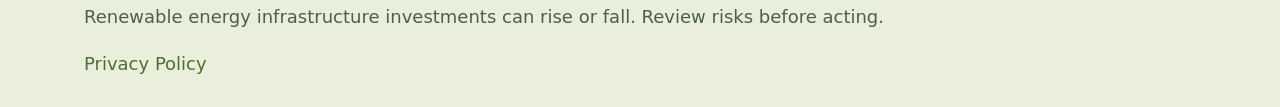
<file: it/index.html>
<!doctype html>
<html lang="en">
<head>
  <meta charset="UTF-8" />
  <meta name="viewport" content="width=device-width, initial-scale=1" />
  <title>Delvaron Edge Italiano | Renewable Energy Infrastructure Investments</title>
  <meta name="description" content="Delvaron Edge offers a clear path into renewable energy infrastructure investments with simple steps, transparent selection, and practical risk controls." />
  <link rel="canonical" href="https://delvaronedge.com/it/index.html" />
  <link rel="alternate" hreflang="en" href="https://delvaronedge.com/it/index.html" />
  <link rel="alternate" hreflang="de" href="https://delvaronedge.com/de/index.html" />
  <link rel="alternate" hreflang="fr" href="https://delvaronedge.com/fr/index.html" />
  <link rel="alternate" hreflang="es" href="https://delvaronedge.com/es/index.html" />
  <link rel="alternate" hreflang="it" href="https://delvaronedge.com/it/index.html" />
  <link rel="alternate" hreflang="tr" href="https://delvaronedge.com/tr/index.html" />
  <link rel="alternate" hreflang="pt" href="https://delvaronedge.com/pt/index.html" />
  <link rel="alternate" hreflang="ja" href="https://delvaronedge.com/jp/index.html" />
  <link rel="alternate" hreflang="sk" href="https://delvaronedge.com/sk/index.html" />
  <link rel="alternate" hreflang="nl-BE" href="https://delvaronedge.com/be/index.html" />
  <meta property="og:title" content="Delvaron Edge Renewable Energy Infrastructure Investments" />
  <meta property="og:description" content="A simple way to understand and join renewable energy infrastructure investments." />
  <meta property="og:type" content="website" />
  <meta property="og:url" content="https://delvaronedge.com/it/index.html" />
  <meta property="twitter:card" content="summary_large_image" />
  <meta property="twitter:title" content="Delvaron Edge Renewable Energy Infrastructure Investments" />
  <meta property="twitter:description" content="Clear investor story, simple steps, and transparent risk notes." />
  <link rel="stylesheet" href="../assets/style.css" />
  <script defer src="../assets/app.js"></script>
</head>
<body>
<header class="site-header">
  <div class="container header-row">
    <a class="brand" href="../index.html">Delvaron Edge</a>
    <nav class="main-nav" aria-label="Main navigation">
      <a href="#market">Why Market</a><a href="#model">How It Works</a><a href="#focus">Selection</a><a href="#risk">Risk</a><a href="#faq">FAQ</a>
    </nav>
    <div class="header-right">
      <div class="lang">
        <button class="lang-trigger" aria-label="Open language list">Italiano</button>
        <div class="lang-menu" role="menu">
          <a href="../index.html"><svg class="flag" viewBox="0 0 20 20"><rect width="20" height="20" fill="#1f4fa3"/><text x="10" y="13" text-anchor="middle" fill="#fff" font-size="7">GB</text></svg>English</a>
          <a href="../de/index.html"><svg class="flag" viewBox="0 0 20 20"><rect width="20" height="20" fill="#000"/><text x="10" y="13" text-anchor="middle" fill="#fff" font-size="7">DE</text></svg>Deutsch</a>
          <a href="../fr/index.html"><svg class="flag" viewBox="0 0 20 20"><rect width="20" height="20" fill="#0055a4"/><text x="10" y="13" text-anchor="middle" fill="#fff" font-size="7">FR</text></svg>Français</a>
          <a href="../es/index.html"><svg class="flag" viewBox="0 0 20 20"><rect width="20" height="20" fill="#aa151b"/><text x="10" y="13" text-anchor="middle" fill="#fff" font-size="7">ES</text></svg>Español</a>
          <a href="../it/index.html"><svg class="flag" viewBox="0 0 20 20"><rect width="20" height="20" fill="#009246"/><text x="10" y="13" text-anchor="middle" fill="#fff" font-size="7">IT</text></svg>Italiano</a>
          <a href="../tr/index.html"><svg class="flag" viewBox="0 0 20 20"><rect width="20" height="20" fill="#e30a17"/><text x="10" y="13" text-anchor="middle" fill="#fff" font-size="7">TR</text></svg>Türkçe</a>
          <a href="../pt/index.html"><svg class="flag" viewBox="0 0 20 20"><rect width="20" height="20" fill="#046a38"/><text x="10" y="13" text-anchor="middle" fill="#fff" font-size="7">PT</text></svg>Português</a>
          <a href="../jp/index.html"><svg class="flag" viewBox="0 0 20 20"><rect width="20" height="20" fill="#bc002d"/><text x="10" y="13" text-anchor="middle" fill="#fff" font-size="7">JP</text></svg>日本語</a>
          <a href="../sk/index.html"><svg class="flag" viewBox="0 0 20 20"><rect width="20" height="20" fill="#0b4ea2"/><text x="10" y="13" text-anchor="middle" fill="#fff" font-size="7">SK</text></svg>Slovak</a>
          <a href="../be/index.html"><svg class="flag" viewBox="0 0 20 20"><rect width="20" height="20" fill="#000"/><text x="10" y="13" text-anchor="middle" fill="#fff" font-size="7">BE</text></svg>Nederlands (BE)</a>
        </div>
      </div>
      <a class="btn" href="#signup-final">Sign Up</a>
      <button id="openDrawer" class="btn mobile-toggle" aria-label="Open menu">Menu</button>
    </div>
  </div>
</header>
<div id="drawerOverlay" class="drawer-overlay"></div>
<aside id="mobileDrawer" class="mobile-drawer" aria-label="Mobile menu">
  <button id="closeDrawer" class="icon-btn" aria-label="Close menu">X</button>
  <a href="#market">Why Market</a><a href="#model">How It Works</a><a href="#focus">Selection</a><a href="#risk">Risk</a><a href="#faq">FAQ</a>
  <div class="lang">
    <button class="lang-trigger">Italiano</button>
    <div class="lang-menu">
      <a href="../index.html">English</a><a href="../de/index.html">Deutsch</a><a href="../fr/index.html">Français</a><a href="../es/index.html">Español</a><a href="../it/index.html">Italiano</a><a href="../tr/index.html">Türkçe</a><a href="../pt/index.html">Português</a><a href="../jp/index.html">日本語</a><a href="../sk/index.html">Slovak</a><a href="../be/index.html">Nederlands (BE)</a>
    </div>
  </div>
  <a class="btn" href="#signup-final">Sign Up</a>
</aside>

<main>
<section class="section light">
  <div class="container hero-grid">
    <div class="reveal">
      <h1>Renewable Energy Infrastructure Investments Made Clear</h1>
      <p>Delvaron Edge gives investors a simple way to join renewable energy infrastructure investments. Energy demand is rising, and grid upgrades are urgent. You get a clear model, transparent project screening, and practical risk notes before you decide. After you sign up, you get instant access to the next steps.</p>
      <div class="performance-panel" aria-label="Performance range">
        <div class="perf-grid">
          <div class="perf-metric"><div class="perf-num">8–15%</div><div class="perf-label">Monthly range</div></div>
          <div class="perf-metric"><div class="perf-num">80–200%</div><div class="perf-label">Annual range</div></div>
        </div>
        <div class="perf-note">Returns depend on market conditions. Not guaranteed.</div>
      </div>
    </div>
    <form class="form-card reveal" aria-label="Hero sign up form">
      <h3 class="form-title">Start your access</h3>
      <p class="form-sub">Review clear opportunities without complex finance language.</p>
      <div class="form-stack">
        <label>Full Name<input type="text" placeholder="Your full name" required></label>
        <label>Professional Email<input type="email" placeholder="name@email.com" required></label>
        <label>Phone Number<input type="tel" placeholder="+1 000 000 0000" required></label>
        <button class="btn" type="submit">Sign Up</button>
      </div>
      <small class="muted">We may send a short email to confirm your details.</small>
    </form>
  </div>
</section>

<section id="market" class="section light">
  <div class="container reveal">
    <h2>Why Renewable Energy Infrastructure Investments Matter Now</h2>
    <p class="section-intro">Power use keeps climbing in homes, transport, and data centers. New energy lines, storage, and generation are needed fast.</p>
    <div class="grid-3">
      <article class="card"><h3>Demand Shift</h3><p>Electric use grows as cars, homes, and industry move to clean power.</p><p class="muted">Meaning: more projects need funding.</p></article>
      <article class="card"><h3>Grid Pressure</h3><p>Old networks cannot handle peak demand without upgrades and storage support.</p><p class="muted">Meaning: replacement demand stays active.</p></article>
      <article class="card"><h3>Policy Support</h3><p>Tax support lowers build costs and improves project economics.</p><p class="muted">Meaning: more viable project pipelines.</p></article>
    </div>
  </div>
</section>

<section id="model" class="section dark">
  <div class="container grid-2 reveal">
    <div>
      <h2>How It Works</h2>
      <p class="section-intro">You follow a short process with clear checkpoints. Every step explains what it means for your money.</p>
      <ol>
        <li>Sign up and open your setup checklist.</li>
        <li>Review project options with plain-language summaries.</li>
        <li>Choose exposure level that fits your comfort.</li>
        <li>Track updates through one simple dashboard page.</li>
        <li>Adjust choices as market conditions change.</li>
      </ol>
      <p>What it means: you stay in control with clear next actions.</p>
    </div>
    <div class="card dual-bars">
      <h3>0–48h Setup</h3>
      <div class="row"><small>Account ready</small><div class="bar-track"><div class="bar-fill" style="width:84%"></div><span class="marker"></span></div></div>
      <div class="row"><small>Project review</small><div class="bar-track"><div class="bar-fill" style="width:70%"></div><span class="marker"></span></div></div>
      <div class="row"><small>Selection complete</small><div class="bar-track"><div class="bar-fill" style="width:58%"></div><span class="marker"></span></div></div>
      <p class="muted">Benchmark marker shows a typical completion pace.</p>
    </div>
  </div>
</section>

<section id="focus" class="section light">
  <div class="container reveal">
    <h2>What We Focus On</h2>
    <p class="section-intro">We select opportunities using simple, practical checks. The goal is stable project quality, not hype.</p>
    <div class="grid-4">
      <article class="card"><h3>Cash Visibility</h3><p>We prefer projects with clear income sources and contract structure.</p><p class="muted">You see where returns may come from.</p></article>
      <article class="card"><h3>Build Stage</h3><p>We map permit, build, and operating milestones before listing projects.</p><p class="muted">You understand project readiness.</p></article>
      <article class="card"><h3>Cost Buffer</h3><p>We stress-test costs against price shocks and schedule delays.</p><p class="muted">You get downside context.</p></article>
      <article class="card"><h3>Exit Clarity</h3><p>We review likely exit paths before opening investor access.</p><p class="muted">You know possible outcomes.</p></article>
    </div>
  </div>
</section>

<section id="metrics" class="section light">
  <div class="container grid-2 reveal">
    <div class="card">
      <h3>Performance Snapshot</h3>
      <p>Historical outcome range during favorable periods.</p>
      <div class="rings">
        <div class="ring"><div class="circle">12%</div><small>Typical month</small></div>
        <div class="ring"><div class="circle">96%</div><small>Cycle median</small></div>
        <div class="ring"><div class="circle">140%</div><small>Strong cycle</small></div>
      </div>
      <p class="muted">Meaning: outcomes vary, but upside can be meaningful in strong cycles.</p>
    </div>
    <div class="card">
      <h3>Market vs Target</h3>
      <p>Dual comparison bars show target range beside broad market history.</p>
      <div class="row"><small>Target range midpoint 12%</small><div class="bar-track"><div class="bar-fill" style="width:68%"></div><span class="marker" style="left:56%"></span></div></div>
      <div class="row"><small>Market midpoint 6%</small><div class="bar-track"><div class="bar-fill" style="width:39%"></div><span class="marker" style="left:56%"></span></div></div>
      <p class="muted">Benchmark line marks typical broad-market level for context.</p>
    </div>
  </div>
</section>

<section id="insights" class="section dark">
  <div class="container reveal">
    <h2>Insights That Drive Returns</h2>
    <p class="section-intro">Returns usually move from a few key drivers. We keep them visible in plain words.</p>
    <div class="grid-3">
      <article class="card"><h3>Price Driver</h3><p>Power pricing improves project income during tight supply windows.</p><p class="muted">Meaning: revenue can expand.</p></article>
      <article class="card"><h3>Build Driver</h3><p>On-time delivery protects cost plans and supports earlier cash flow.</p><p class="muted">Meaning: delays hurt less.</p></article>
      <article class="card"><h3>Demand Driver</h3><p>Industrial demand keeps asset use high across operating periods.</p><p class="muted">Meaning: utilization stays stronger.</p></article>
    </div>
  </div>
</section>

<section id="risk" class="section light">
  <div class="container grid-2 reveal">
    <div>
      <h2>What Could Go Wrong</h2>
      <p class="section-intro">Every investment has risk. We explain risks in short plain language so you can decide with confidence.</p>
      <ul>
        <li>Build delays can push project timelines.</li>
        <li>Energy prices can drop for a period.</li>
        <li>Policy support can change with new rules.</li>
        <li>Currency swings may affect global projects.</li>
      </ul>
      <p>How we reduce risk: diversification, staged entry, and reserve buffers.</p>
    </div>
    <div class="card">
      <h3>Risk Matrix</h3>
      <div class="risk-matrix">
        <div class="risk-cell"><strong>High impact</strong><p>Delay + cost shock</p></div>
        <div class="risk-cell"><strong>Medium impact</strong><p>Price pullback</p></div>
        <div class="risk-cell"><strong>Low impact</strong><p>Minor permit shift</p></div>
        <div class="risk-cell"><strong>Control action</strong><p>Reserve and stage capital</p></div>
      </div>
      <p class="muted">Meaning: known issues have a planned response before commitment.</p>
    </div>
  </div>
</section>

<section class="section light">
  <div class="container reveal">
    <h2>Investor Reviews</h2>
    <p class="section-intro">These reviews show how investors describe the experience in simple terms.</p>
    <div class="grid-4">
      <article class="card"><div class="review-head"><div class="avatar">AM</div><strong>Aria Morgan</strong><span class="verified">VERIFIED</span></div><small>Engineer · Austin</small><p>“I finally understood renewable energy infrastructure investments in one read.”</p></article>
      <article class="card"><div class="review-head"><div class="avatar">JB</div><strong>Jonas Blake</strong><span class="verified">VERIFIED</span></div><small>Designer · Berlin</small><p>“The risk section was clear. I knew what could happen before signing up.”</p></article>
      <article class="card"><div class="review-head"><div class="avatar">LC</div><strong>Lina Cruz</strong><span class="verified">VERIFIED</span></div><small>Consultant · Madrid</small><p>“Simple steps and clear visuals made the process easy to follow.”</p></article>
      <article class="card"><div class="review-head"><div class="avatar">NT</div><strong>Noah Tran</strong><span class="verified">VERIFIED</span></div><small>Founder · Toronto</small><p>“I liked the direct language and fast setup checklist after sign up.”</p></article>
    </div>
  </div>
</section>

<section id="faq" class="section light">
  <div class="container reveal">
    <h2>FAQ</h2>
    <p class="section-intro">Quick answers remove doubt and keep the next step simple.</p>
    <div class="faq-list">
      <div class="faq-item open"><button class="faq-q">What is this opportunity?</button><div class="faq-answer">It is access to renewable energy infrastructure investments through a guided process.</div></div>
      <div class="faq-item"><button class="faq-q">Why now?</button><div class="faq-answer">Demand and grid upgrades are rising, which supports long project pipelines.</div></div>
      <div class="faq-item"><button class="faq-q">How do I start?</button><div class="faq-answer">Sign up, review options, and choose what to do next.</div></div>
      <div class="faq-item"><button class="faq-q">What do I get as an investor?</button><div class="faq-answer">Clear project summaries, risk notes, and simple progress tracking.</div></div>
      <div class="faq-item"><button class="faq-q">Are returns guaranteed?</button><div class="faq-answer">No. Returns depend on market conditions and project execution.</div></div>
      <div class="faq-item"><button class="faq-q">What are the main risks?</button><div class="faq-answer">Delays, price moves, and policy changes can affect outcomes.</div></div>
      <div class="faq-item"><button class="faq-q">What happens after sign up?</button><div class="faq-answer">After you sign up, you can review the options and choose what to do next.</div></div>
      <div class="faq-item"><button class="faq-q">Do I need technical knowledge?</button><div class="faq-answer">No. The platform explains each point in plain, simple language.</div></div>
    </div>
  </div>
</section>

<section id="signup-final" class="section final-cta light">
  <div class="container grid-2 reveal">
    <div>
      <h2>Take the Next Step</h2>
      <p class="section-intro">If you want clear renewable energy infrastructure investments, this is a practical starting point.</p>
      <ul>
        <li>Simple signup flow and instant next-step access.</li>
        <li>Clear project options with practical explanations.</li>
        <li>Risk notes that help you decide with confidence.</li>
      </ul>
      <p>After you sign up, you will see a clear setup checklist.</p>
    </div>
    <form class="form-card" aria-label="Final sign up form">
      <h3 class="form-title">Create your access</h3>
      <p class="form-sub">Start your review today in a few short steps.</p>
      <div class="form-stack">
        <label>Full Name<input type="text" placeholder="Your full name" required></label>
        <label>Professional Email<input type="email" placeholder="name@email.com" required></label>
        <label>Phone Number<input type="tel" placeholder="+1 000 000 0000" required></label>
        <button class="btn" type="submit">Sign Up</button>
      </div>
      <small class="muted">We may send a short email to confirm your details.</small>
    </form>
  </div>
</section>
</main>

<footer class="footer">
  <div class="container">
    <strong>Delvaron Edge</strong>
    <p class="muted">Renewable energy infrastructure investments can rise or fall. Review risks before acting.</p>
    <a href="#" data-open-privacy>Privacy Policy</a>
  </div>
</footer>

<div id="privacyModal" class="modal" aria-modal="true" role="dialog" aria-label="Privacy Policy">
  <div class="modal-panel">
    <div class="modal-head"><h3>Privacy Policy</h3><button class="icon-btn" data-close-privacy aria-label="Close privacy">X</button></div>
    <div class="modal-body">
      <p><strong>Introduction:</strong> We explain clearly what data we collect and why.</p>
      <p><strong>Data collection:</strong> We collect name, email, phone, and basic device logs.</p>
      <p><strong>Legal basis:</strong> We process data to provide requested access and service support.</p>
      <p><strong>Cookies:</strong> Cookies help with security, language memory, and performance analytics.</p>
      <p><strong>Retention:</strong> We keep records only as long as needed for service and legal duties.</p>
      <p><strong>Third-party sharing:</strong> We share limited data with vetted service providers.</p>
      <p><strong>Security:</strong> We use encryption, access controls, and monitoring.</p>
      <p><strong>User rights:</strong> You can request access, update, export, or deletion of personal data.</p>
      <p><strong>International transfers:</strong> Some providers process data in other countries with safeguards.</p>
      <p><strong>Industry risk disclosure:</strong> Investment markets are volatile, and outcomes are not guaranteed.</p>
      <p><strong>Contact:</strong> privacy@delvaronedge.com</p>
    </div>
    <div class="modal-foot"><button class="icon-btn" data-close-privacy>Close</button></div>
  </div>
</div>

<script type="application/ld+json">{"@context":"https://schema.org","@graph":[{"@type":"Organization","name":"Delvaron Edge","url":"https://delvaronedge.com"},{"@type":"WebSite","name":"Delvaron Edge","url":"https://delvaronedge.com/it/index.html"},{"@type":"FAQPage","mainEntity":[{"@type":"Question","name":"What is this opportunity?","acceptedAnswer":{"@type":"Answer","text":"It is access to renewable energy infrastructure investments through a guided process."}},{"@type":"Question","name":"What happens after sign up?","acceptedAnswer":{"@type":"Answer","text":"After you sign up, you can review the options and choose what to do next."}}]},{"@type":"Review","author":{"@type":"Person","name":"Aria Morgan"},"reviewBody":"I finally understood renewable energy infrastructure investments in one read.","itemReviewed":{"@type":"Service","name":"Delvaron Edge"}}]}</script>
</body>
</html>
</file>
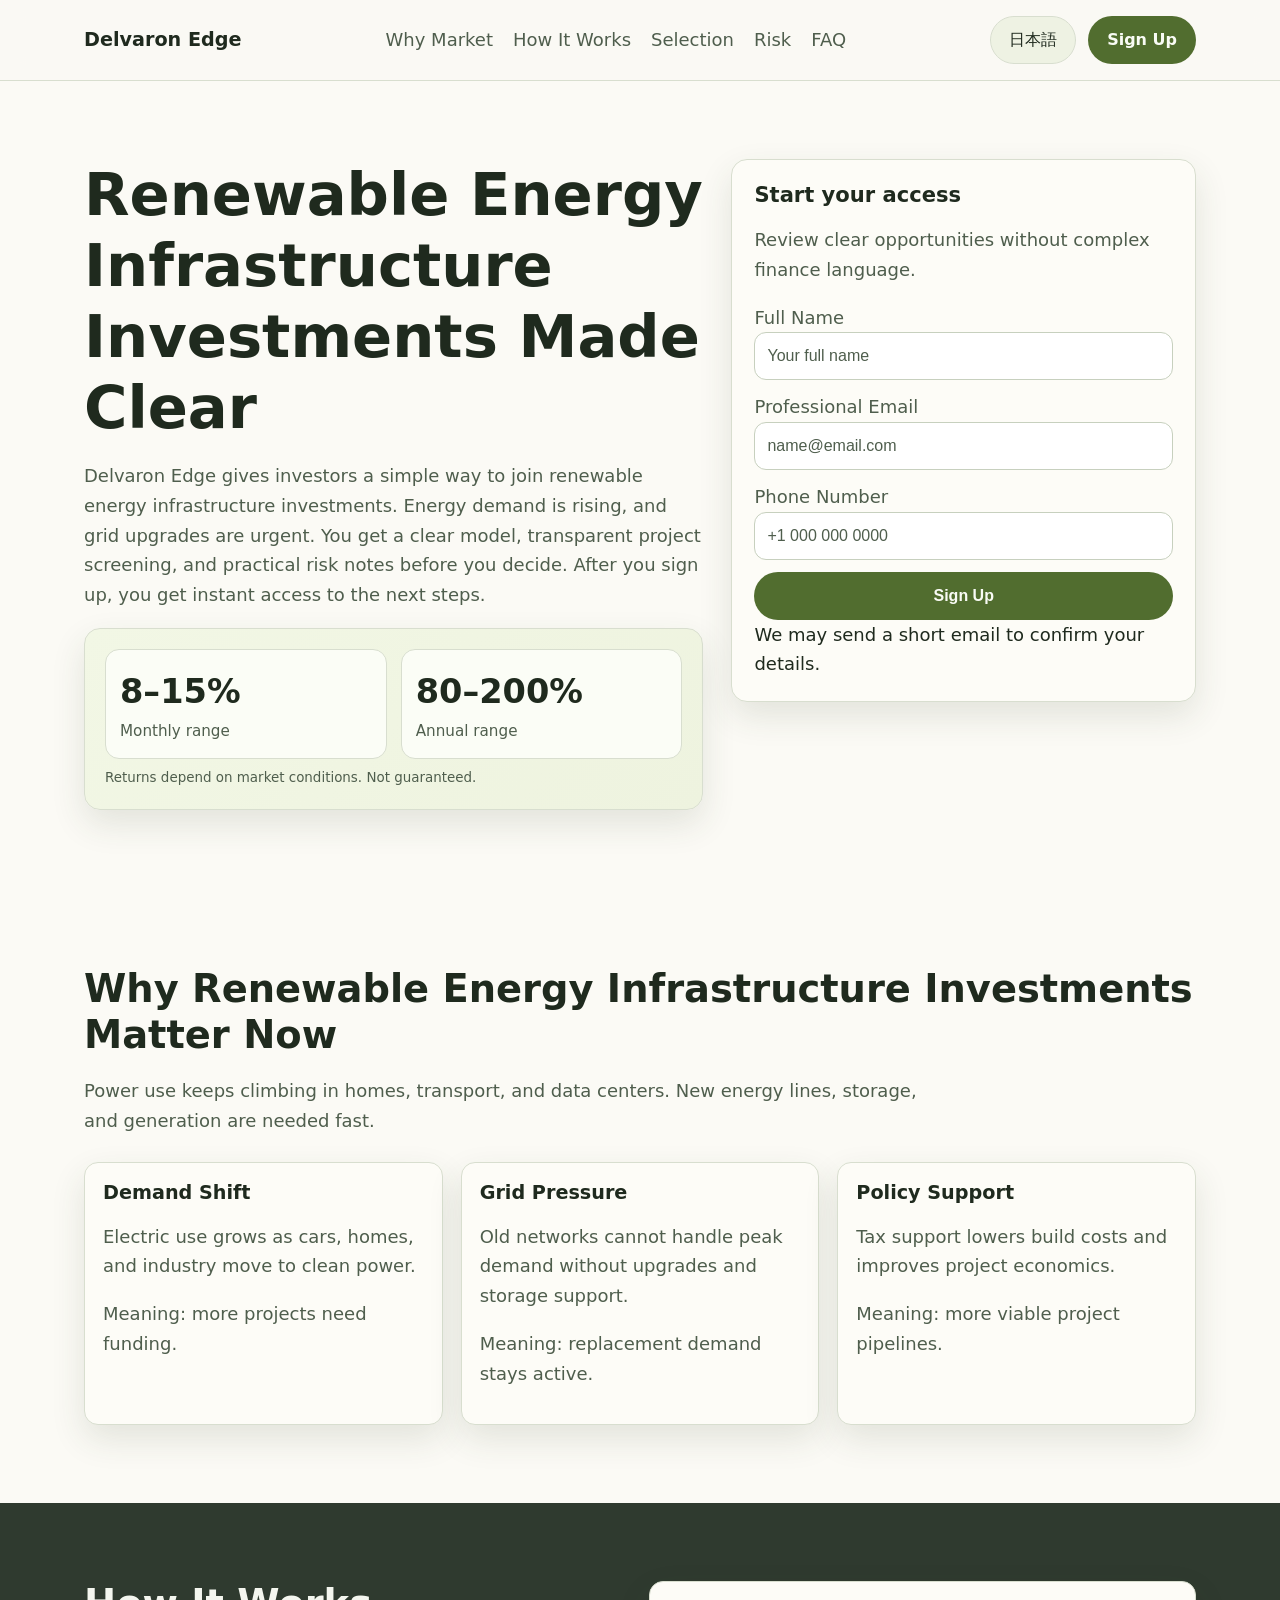
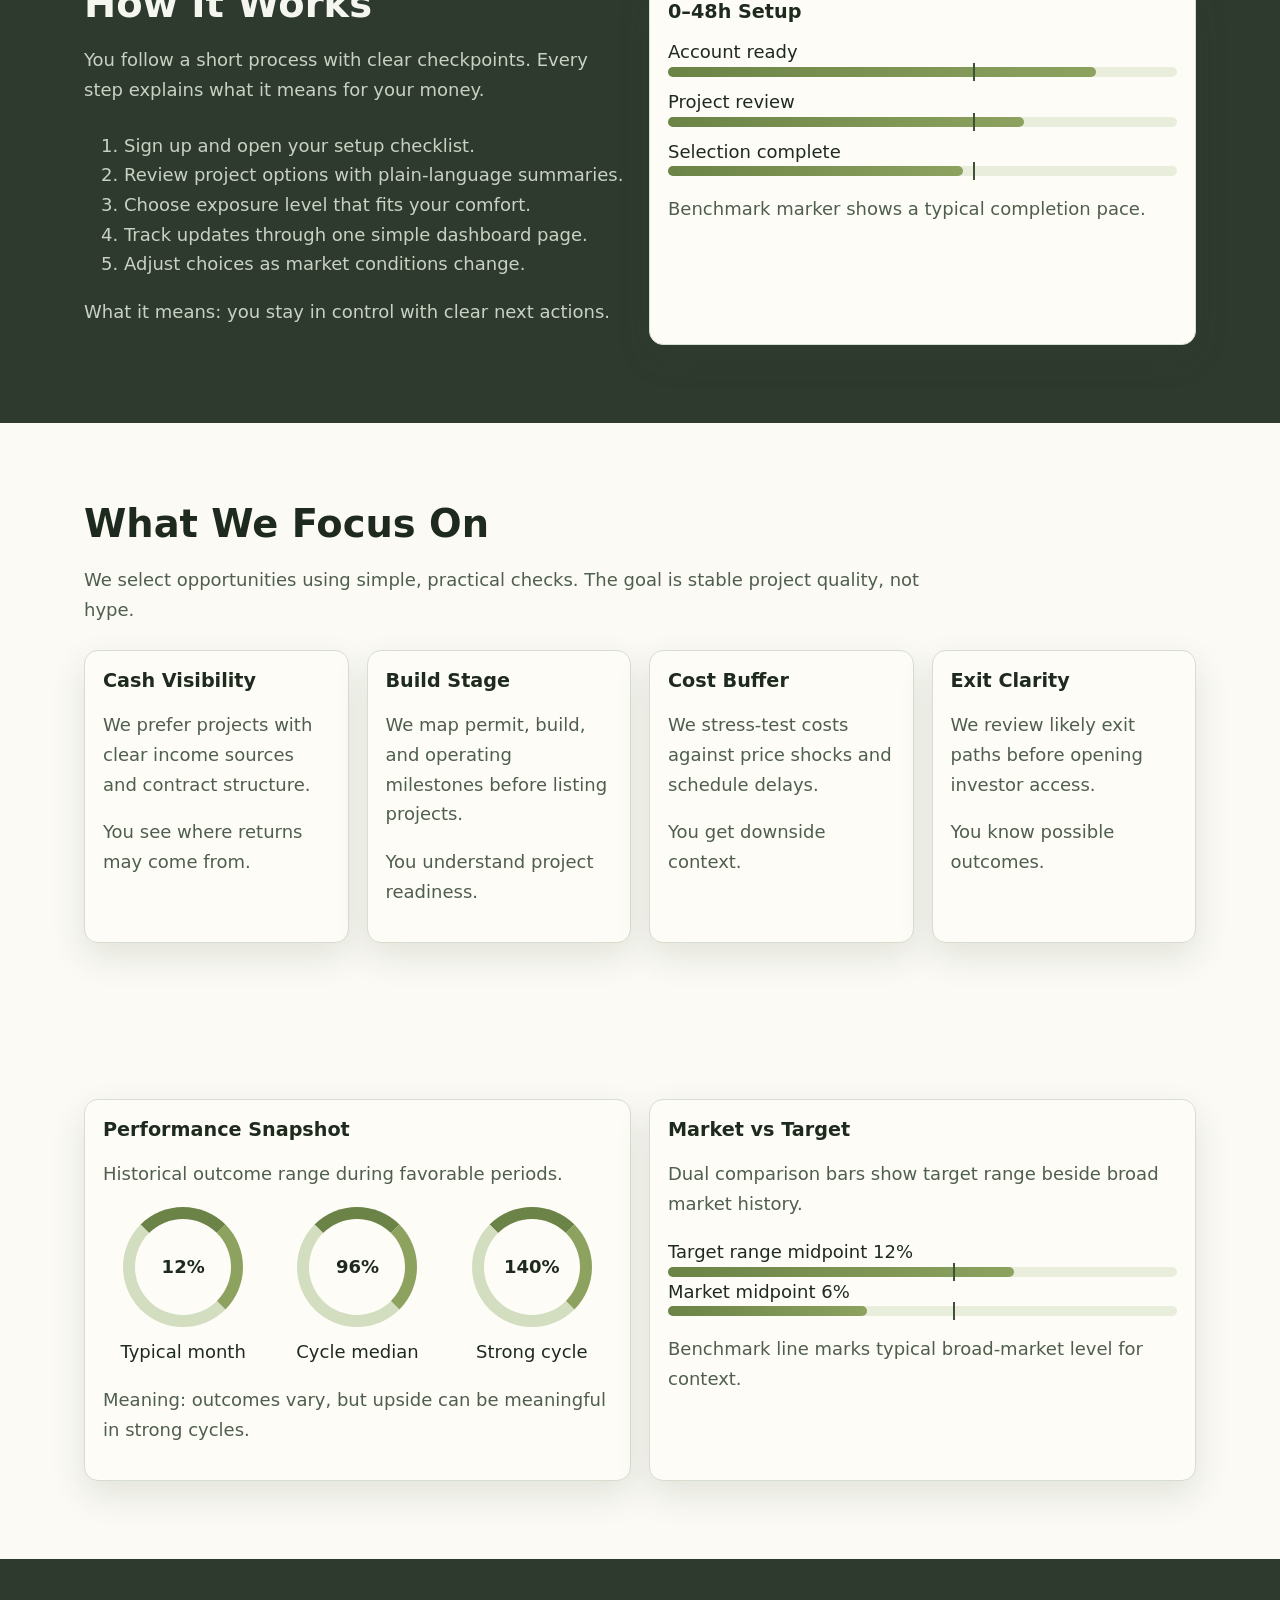
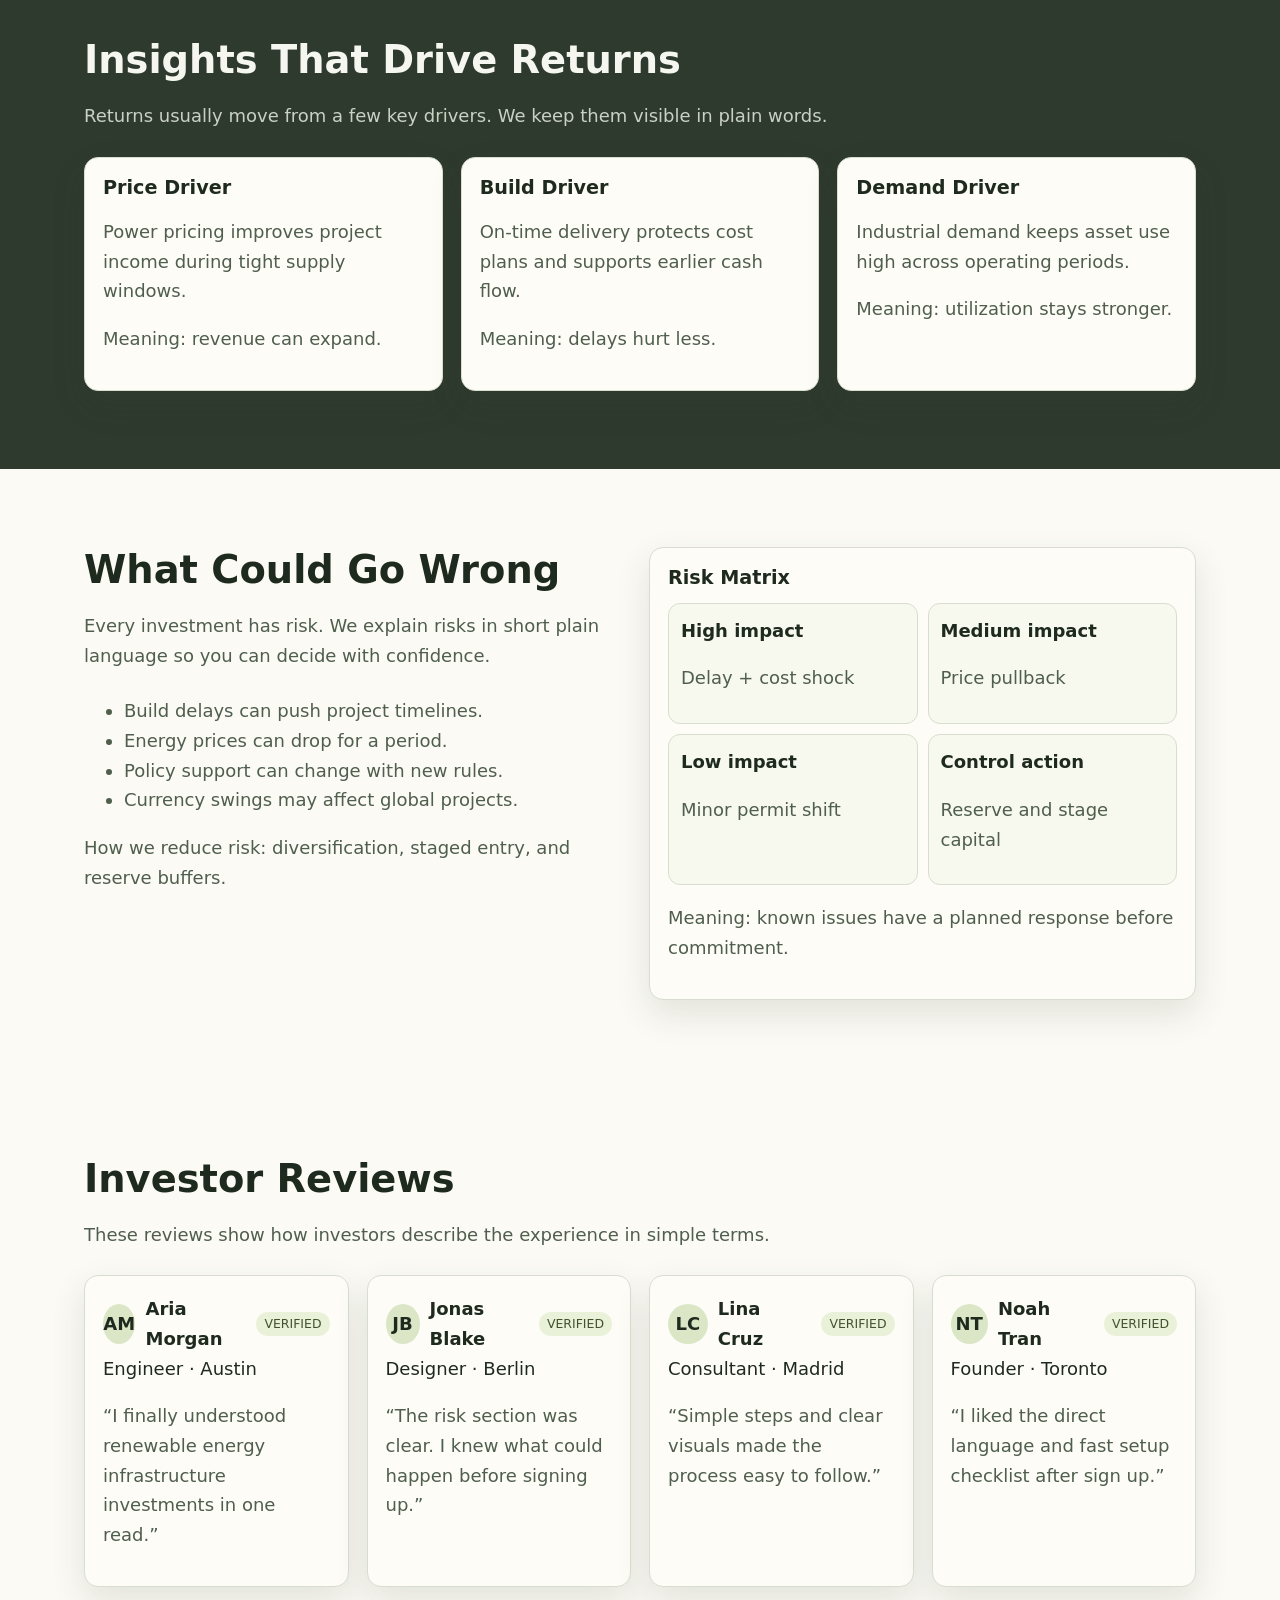
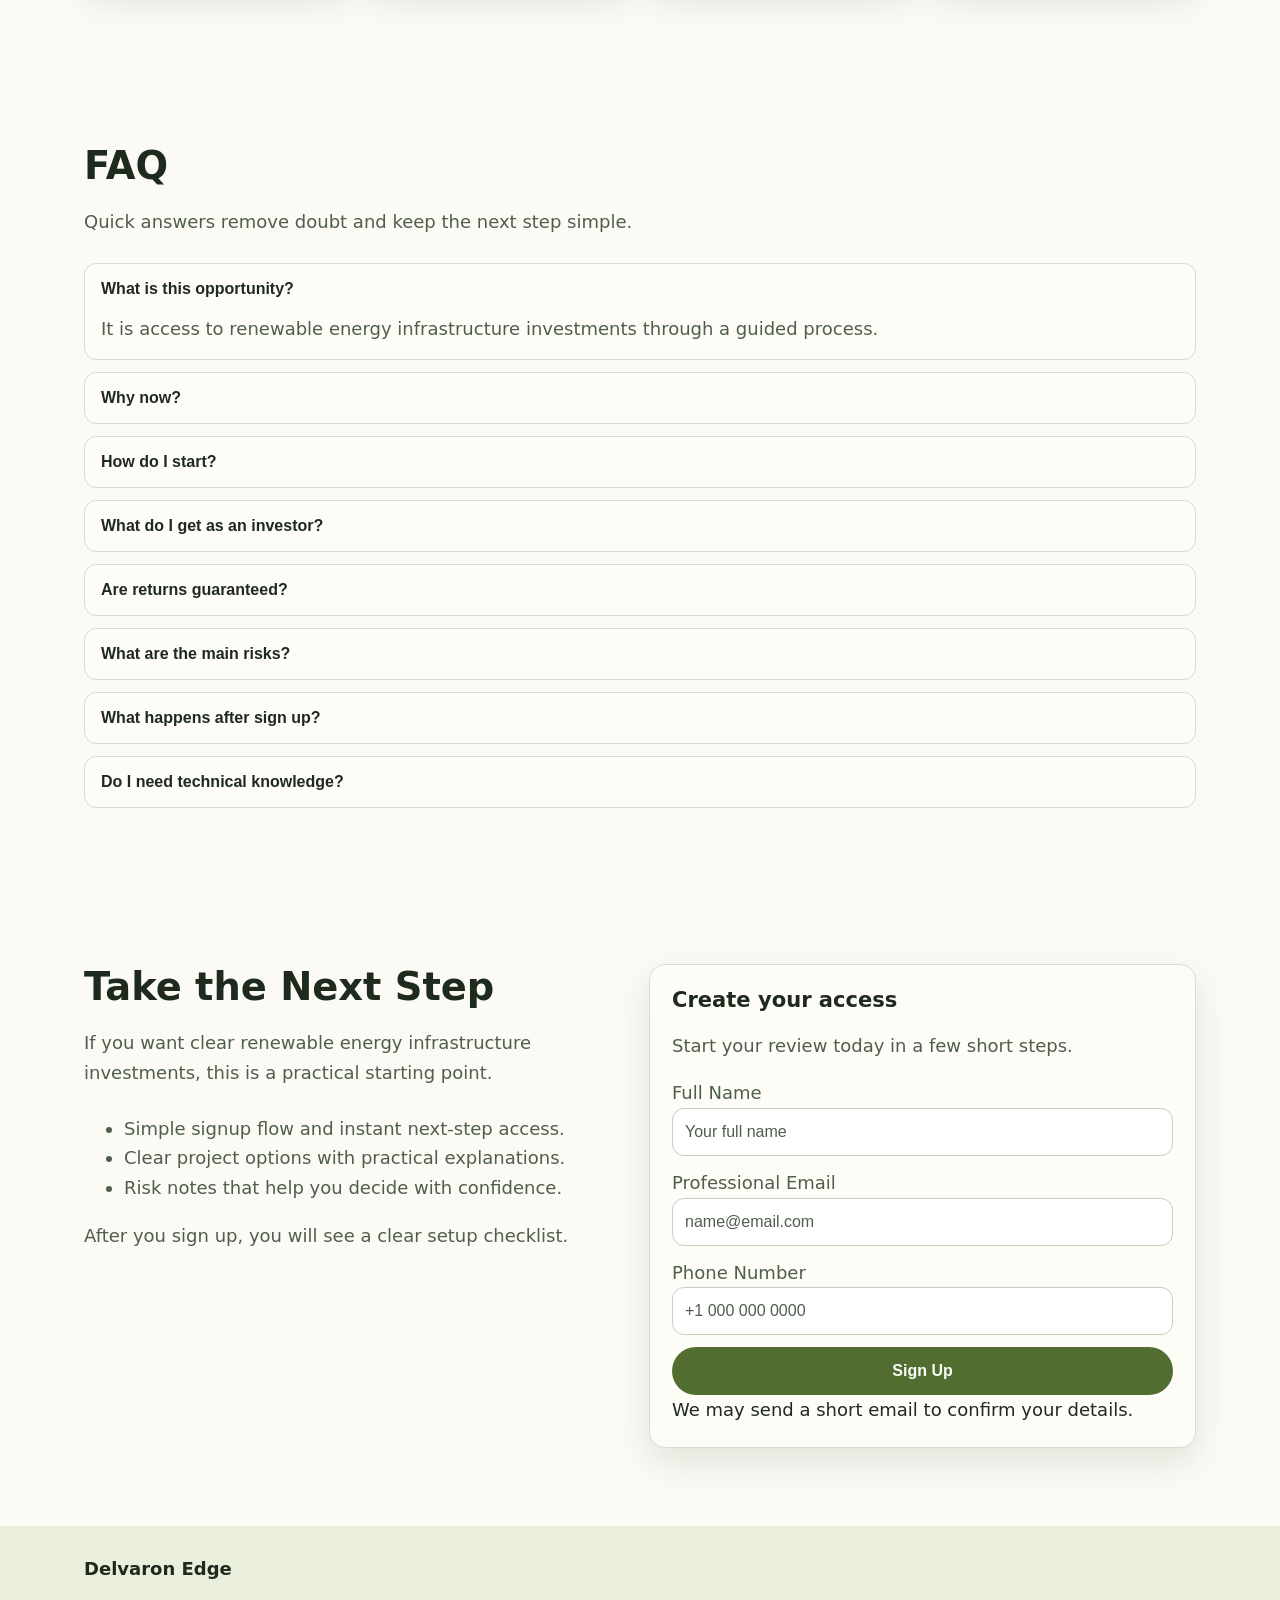
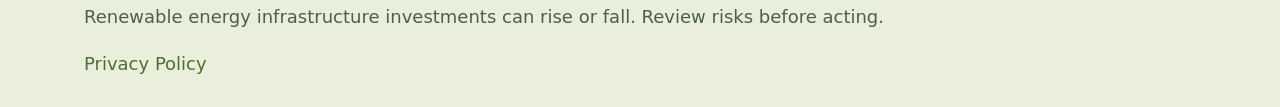
<file: jp/index.html>
<!doctype html>
<html lang="en">
<head>
  <meta charset="UTF-8" />
  <meta name="viewport" content="width=device-width, initial-scale=1" />
  <title>Delvaron Edge 日本語 | Renewable Energy Infrastructure Investments</title>
  <meta name="description" content="Delvaron Edge offers a clear path into renewable energy infrastructure investments with simple steps, transparent selection, and practical risk controls." />
  <link rel="canonical" href="https://delvaronedge.com/jp/index.html" />
  <link rel="alternate" hreflang="en" href="https://delvaronedge.com/jp/index.html" />
  <link rel="alternate" hreflang="de" href="https://delvaronedge.com/de/index.html" />
  <link rel="alternate" hreflang="fr" href="https://delvaronedge.com/fr/index.html" />
  <link rel="alternate" hreflang="es" href="https://delvaronedge.com/es/index.html" />
  <link rel="alternate" hreflang="it" href="https://delvaronedge.com/it/index.html" />
  <link rel="alternate" hreflang="tr" href="https://delvaronedge.com/tr/index.html" />
  <link rel="alternate" hreflang="pt" href="https://delvaronedge.com/pt/index.html" />
  <link rel="alternate" hreflang="ja" href="https://delvaronedge.com/jp/index.html" />
  <link rel="alternate" hreflang="sk" href="https://delvaronedge.com/sk/index.html" />
  <link rel="alternate" hreflang="nl-BE" href="https://delvaronedge.com/be/index.html" />
  <meta property="og:title" content="Delvaron Edge Renewable Energy Infrastructure Investments" />
  <meta property="og:description" content="A simple way to understand and join renewable energy infrastructure investments." />
  <meta property="og:type" content="website" />
  <meta property="og:url" content="https://delvaronedge.com/jp/index.html" />
  <meta property="twitter:card" content="summary_large_image" />
  <meta property="twitter:title" content="Delvaron Edge Renewable Energy Infrastructure Investments" />
  <meta property="twitter:description" content="Clear investor story, simple steps, and transparent risk notes." />
  <link rel="stylesheet" href="../assets/style.css" />
  <script defer src="../assets/app.js"></script>
</head>
<body>
<header class="site-header">
  <div class="container header-row">
    <a class="brand" href="../index.html">Delvaron Edge</a>
    <nav class="main-nav" aria-label="Main navigation">
      <a href="#market">Why Market</a><a href="#model">How It Works</a><a href="#focus">Selection</a><a href="#risk">Risk</a><a href="#faq">FAQ</a>
    </nav>
    <div class="header-right">
      <div class="lang">
        <button class="lang-trigger" aria-label="Open language list">日本語</button>
        <div class="lang-menu" role="menu">
          <a href="../index.html"><svg class="flag" viewBox="0 0 20 20"><rect width="20" height="20" fill="#1f4fa3"/><text x="10" y="13" text-anchor="middle" fill="#fff" font-size="7">GB</text></svg>English</a>
          <a href="../de/index.html"><svg class="flag" viewBox="0 0 20 20"><rect width="20" height="20" fill="#000"/><text x="10" y="13" text-anchor="middle" fill="#fff" font-size="7">DE</text></svg>Deutsch</a>
          <a href="../fr/index.html"><svg class="flag" viewBox="0 0 20 20"><rect width="20" height="20" fill="#0055a4"/><text x="10" y="13" text-anchor="middle" fill="#fff" font-size="7">FR</text></svg>Français</a>
          <a href="../es/index.html"><svg class="flag" viewBox="0 0 20 20"><rect width="20" height="20" fill="#aa151b"/><text x="10" y="13" text-anchor="middle" fill="#fff" font-size="7">ES</text></svg>Español</a>
          <a href="../it/index.html"><svg class="flag" viewBox="0 0 20 20"><rect width="20" height="20" fill="#009246"/><text x="10" y="13" text-anchor="middle" fill="#fff" font-size="7">IT</text></svg>Italiano</a>
          <a href="../tr/index.html"><svg class="flag" viewBox="0 0 20 20"><rect width="20" height="20" fill="#e30a17"/><text x="10" y="13" text-anchor="middle" fill="#fff" font-size="7">TR</text></svg>Türkçe</a>
          <a href="../pt/index.html"><svg class="flag" viewBox="0 0 20 20"><rect width="20" height="20" fill="#046a38"/><text x="10" y="13" text-anchor="middle" fill="#fff" font-size="7">PT</text></svg>Português</a>
          <a href="../jp/index.html"><svg class="flag" viewBox="0 0 20 20"><rect width="20" height="20" fill="#bc002d"/><text x="10" y="13" text-anchor="middle" fill="#fff" font-size="7">JP</text></svg>日本語</a>
          <a href="../sk/index.html"><svg class="flag" viewBox="0 0 20 20"><rect width="20" height="20" fill="#0b4ea2"/><text x="10" y="13" text-anchor="middle" fill="#fff" font-size="7">SK</text></svg>Slovak</a>
          <a href="../be/index.html"><svg class="flag" viewBox="0 0 20 20"><rect width="20" height="20" fill="#000"/><text x="10" y="13" text-anchor="middle" fill="#fff" font-size="7">BE</text></svg>Nederlands (BE)</a>
        </div>
      </div>
      <a class="btn" href="#signup-final">Sign Up</a>
      <button id="openDrawer" class="btn mobile-toggle" aria-label="Open menu">Menu</button>
    </div>
  </div>
</header>
<div id="drawerOverlay" class="drawer-overlay"></div>
<aside id="mobileDrawer" class="mobile-drawer" aria-label="Mobile menu">
  <button id="closeDrawer" class="icon-btn" aria-label="Close menu">X</button>
  <a href="#market">Why Market</a><a href="#model">How It Works</a><a href="#focus">Selection</a><a href="#risk">Risk</a><a href="#faq">FAQ</a>
  <div class="lang">
    <button class="lang-trigger">日本語</button>
    <div class="lang-menu">
      <a href="../index.html">English</a><a href="../de/index.html">Deutsch</a><a href="../fr/index.html">Français</a><a href="../es/index.html">Español</a><a href="../it/index.html">Italiano</a><a href="../tr/index.html">Türkçe</a><a href="../pt/index.html">Português</a><a href="../jp/index.html">日本語</a><a href="../sk/index.html">Slovak</a><a href="../be/index.html">Nederlands (BE)</a>
    </div>
  </div>
  <a class="btn" href="#signup-final">Sign Up</a>
</aside>

<main>
<section class="section light">
  <div class="container hero-grid">
    <div class="reveal">
      <h1>Renewable Energy Infrastructure Investments Made Clear</h1>
      <p>Delvaron Edge gives investors a simple way to join renewable energy infrastructure investments. Energy demand is rising, and grid upgrades are urgent. You get a clear model, transparent project screening, and practical risk notes before you decide. After you sign up, you get instant access to the next steps.</p>
      <div class="performance-panel" aria-label="Performance range">
        <div class="perf-grid">
          <div class="perf-metric"><div class="perf-num">8–15%</div><div class="perf-label">Monthly range</div></div>
          <div class="perf-metric"><div class="perf-num">80–200%</div><div class="perf-label">Annual range</div></div>
        </div>
        <div class="perf-note">Returns depend on market conditions. Not guaranteed.</div>
      </div>
    </div>
    <form class="form-card reveal" aria-label="Hero sign up form">
      <h3 class="form-title">Start your access</h3>
      <p class="form-sub">Review clear opportunities without complex finance language.</p>
      <div class="form-stack">
        <label>Full Name<input type="text" placeholder="Your full name" required></label>
        <label>Professional Email<input type="email" placeholder="name@email.com" required></label>
        <label>Phone Number<input type="tel" placeholder="+1 000 000 0000" required></label>
        <button class="btn" type="submit">Sign Up</button>
      </div>
      <small class="muted">We may send a short email to confirm your details.</small>
    </form>
  </div>
</section>

<section id="market" class="section light">
  <div class="container reveal">
    <h2>Why Renewable Energy Infrastructure Investments Matter Now</h2>
    <p class="section-intro">Power use keeps climbing in homes, transport, and data centers. New energy lines, storage, and generation are needed fast.</p>
    <div class="grid-3">
      <article class="card"><h3>Demand Shift</h3><p>Electric use grows as cars, homes, and industry move to clean power.</p><p class="muted">Meaning: more projects need funding.</p></article>
      <article class="card"><h3>Grid Pressure</h3><p>Old networks cannot handle peak demand without upgrades and storage support.</p><p class="muted">Meaning: replacement demand stays active.</p></article>
      <article class="card"><h3>Policy Support</h3><p>Tax support lowers build costs and improves project economics.</p><p class="muted">Meaning: more viable project pipelines.</p></article>
    </div>
  </div>
</section>

<section id="model" class="section dark">
  <div class="container grid-2 reveal">
    <div>
      <h2>How It Works</h2>
      <p class="section-intro">You follow a short process with clear checkpoints. Every step explains what it means for your money.</p>
      <ol>
        <li>Sign up and open your setup checklist.</li>
        <li>Review project options with plain-language summaries.</li>
        <li>Choose exposure level that fits your comfort.</li>
        <li>Track updates through one simple dashboard page.</li>
        <li>Adjust choices as market conditions change.</li>
      </ol>
      <p>What it means: you stay in control with clear next actions.</p>
    </div>
    <div class="card dual-bars">
      <h3>0–48h Setup</h3>
      <div class="row"><small>Account ready</small><div class="bar-track"><div class="bar-fill" style="width:84%"></div><span class="marker"></span></div></div>
      <div class="row"><small>Project review</small><div class="bar-track"><div class="bar-fill" style="width:70%"></div><span class="marker"></span></div></div>
      <div class="row"><small>Selection complete</small><div class="bar-track"><div class="bar-fill" style="width:58%"></div><span class="marker"></span></div></div>
      <p class="muted">Benchmark marker shows a typical completion pace.</p>
    </div>
  </div>
</section>

<section id="focus" class="section light">
  <div class="container reveal">
    <h2>What We Focus On</h2>
    <p class="section-intro">We select opportunities using simple, practical checks. The goal is stable project quality, not hype.</p>
    <div class="grid-4">
      <article class="card"><h3>Cash Visibility</h3><p>We prefer projects with clear income sources and contract structure.</p><p class="muted">You see where returns may come from.</p></article>
      <article class="card"><h3>Build Stage</h3><p>We map permit, build, and operating milestones before listing projects.</p><p class="muted">You understand project readiness.</p></article>
      <article class="card"><h3>Cost Buffer</h3><p>We stress-test costs against price shocks and schedule delays.</p><p class="muted">You get downside context.</p></article>
      <article class="card"><h3>Exit Clarity</h3><p>We review likely exit paths before opening investor access.</p><p class="muted">You know possible outcomes.</p></article>
    </div>
  </div>
</section>

<section id="metrics" class="section light">
  <div class="container grid-2 reveal">
    <div class="card">
      <h3>Performance Snapshot</h3>
      <p>Historical outcome range during favorable periods.</p>
      <div class="rings">
        <div class="ring"><div class="circle">12%</div><small>Typical month</small></div>
        <div class="ring"><div class="circle">96%</div><small>Cycle median</small></div>
        <div class="ring"><div class="circle">140%</div><small>Strong cycle</small></div>
      </div>
      <p class="muted">Meaning: outcomes vary, but upside can be meaningful in strong cycles.</p>
    </div>
    <div class="card">
      <h3>Market vs Target</h3>
      <p>Dual comparison bars show target range beside broad market history.</p>
      <div class="row"><small>Target range midpoint 12%</small><div class="bar-track"><div class="bar-fill" style="width:68%"></div><span class="marker" style="left:56%"></span></div></div>
      <div class="row"><small>Market midpoint 6%</small><div class="bar-track"><div class="bar-fill" style="width:39%"></div><span class="marker" style="left:56%"></span></div></div>
      <p class="muted">Benchmark line marks typical broad-market level for context.</p>
    </div>
  </div>
</section>

<section id="insights" class="section dark">
  <div class="container reveal">
    <h2>Insights That Drive Returns</h2>
    <p class="section-intro">Returns usually move from a few key drivers. We keep them visible in plain words.</p>
    <div class="grid-3">
      <article class="card"><h3>Price Driver</h3><p>Power pricing improves project income during tight supply windows.</p><p class="muted">Meaning: revenue can expand.</p></article>
      <article class="card"><h3>Build Driver</h3><p>On-time delivery protects cost plans and supports earlier cash flow.</p><p class="muted">Meaning: delays hurt less.</p></article>
      <article class="card"><h3>Demand Driver</h3><p>Industrial demand keeps asset use high across operating periods.</p><p class="muted">Meaning: utilization stays stronger.</p></article>
    </div>
  </div>
</section>

<section id="risk" class="section light">
  <div class="container grid-2 reveal">
    <div>
      <h2>What Could Go Wrong</h2>
      <p class="section-intro">Every investment has risk. We explain risks in short plain language so you can decide with confidence.</p>
      <ul>
        <li>Build delays can push project timelines.</li>
        <li>Energy prices can drop for a period.</li>
        <li>Policy support can change with new rules.</li>
        <li>Currency swings may affect global projects.</li>
      </ul>
      <p>How we reduce risk: diversification, staged entry, and reserve buffers.</p>
    </div>
    <div class="card">
      <h3>Risk Matrix</h3>
      <div class="risk-matrix">
        <div class="risk-cell"><strong>High impact</strong><p>Delay + cost shock</p></div>
        <div class="risk-cell"><strong>Medium impact</strong><p>Price pullback</p></div>
        <div class="risk-cell"><strong>Low impact</strong><p>Minor permit shift</p></div>
        <div class="risk-cell"><strong>Control action</strong><p>Reserve and stage capital</p></div>
      </div>
      <p class="muted">Meaning: known issues have a planned response before commitment.</p>
    </div>
  </div>
</section>

<section class="section light">
  <div class="container reveal">
    <h2>Investor Reviews</h2>
    <p class="section-intro">These reviews show how investors describe the experience in simple terms.</p>
    <div class="grid-4">
      <article class="card"><div class="review-head"><div class="avatar">AM</div><strong>Aria Morgan</strong><span class="verified">VERIFIED</span></div><small>Engineer · Austin</small><p>“I finally understood renewable energy infrastructure investments in one read.”</p></article>
      <article class="card"><div class="review-head"><div class="avatar">JB</div><strong>Jonas Blake</strong><span class="verified">VERIFIED</span></div><small>Designer · Berlin</small><p>“The risk section was clear. I knew what could happen before signing up.”</p></article>
      <article class="card"><div class="review-head"><div class="avatar">LC</div><strong>Lina Cruz</strong><span class="verified">VERIFIED</span></div><small>Consultant · Madrid</small><p>“Simple steps and clear visuals made the process easy to follow.”</p></article>
      <article class="card"><div class="review-head"><div class="avatar">NT</div><strong>Noah Tran</strong><span class="verified">VERIFIED</span></div><small>Founder · Toronto</small><p>“I liked the direct language and fast setup checklist after sign up.”</p></article>
    </div>
  </div>
</section>

<section id="faq" class="section light">
  <div class="container reveal">
    <h2>FAQ</h2>
    <p class="section-intro">Quick answers remove doubt and keep the next step simple.</p>
    <div class="faq-list">
      <div class="faq-item open"><button class="faq-q">What is this opportunity?</button><div class="faq-answer">It is access to renewable energy infrastructure investments through a guided process.</div></div>
      <div class="faq-item"><button class="faq-q">Why now?</button><div class="faq-answer">Demand and grid upgrades are rising, which supports long project pipelines.</div></div>
      <div class="faq-item"><button class="faq-q">How do I start?</button><div class="faq-answer">Sign up, review options, and choose what to do next.</div></div>
      <div class="faq-item"><button class="faq-q">What do I get as an investor?</button><div class="faq-answer">Clear project summaries, risk notes, and simple progress tracking.</div></div>
      <div class="faq-item"><button class="faq-q">Are returns guaranteed?</button><div class="faq-answer">No. Returns depend on market conditions and project execution.</div></div>
      <div class="faq-item"><button class="faq-q">What are the main risks?</button><div class="faq-answer">Delays, price moves, and policy changes can affect outcomes.</div></div>
      <div class="faq-item"><button class="faq-q">What happens after sign up?</button><div class="faq-answer">After you sign up, you can review the options and choose what to do next.</div></div>
      <div class="faq-item"><button class="faq-q">Do I need technical knowledge?</button><div class="faq-answer">No. The platform explains each point in plain, simple language.</div></div>
    </div>
  </div>
</section>

<section id="signup-final" class="section final-cta light">
  <div class="container grid-2 reveal">
    <div>
      <h2>Take the Next Step</h2>
      <p class="section-intro">If you want clear renewable energy infrastructure investments, this is a practical starting point.</p>
      <ul>
        <li>Simple signup flow and instant next-step access.</li>
        <li>Clear project options with practical explanations.</li>
        <li>Risk notes that help you decide with confidence.</li>
      </ul>
      <p>After you sign up, you will see a clear setup checklist.</p>
    </div>
    <form class="form-card" aria-label="Final sign up form">
      <h3 class="form-title">Create your access</h3>
      <p class="form-sub">Start your review today in a few short steps.</p>
      <div class="form-stack">
        <label>Full Name<input type="text" placeholder="Your full name" required></label>
        <label>Professional Email<input type="email" placeholder="name@email.com" required></label>
        <label>Phone Number<input type="tel" placeholder="+1 000 000 0000" required></label>
        <button class="btn" type="submit">Sign Up</button>
      </div>
      <small class="muted">We may send a short email to confirm your details.</small>
    </form>
  </div>
</section>
</main>

<footer class="footer">
  <div class="container">
    <strong>Delvaron Edge</strong>
    <p class="muted">Renewable energy infrastructure investments can rise or fall. Review risks before acting.</p>
    <a href="#" data-open-privacy>Privacy Policy</a>
  </div>
</footer>

<div id="privacyModal" class="modal" aria-modal="true" role="dialog" aria-label="Privacy Policy">
  <div class="modal-panel">
    <div class="modal-head"><h3>Privacy Policy</h3><button class="icon-btn" data-close-privacy aria-label="Close privacy">X</button></div>
    <div class="modal-body">
      <p><strong>Introduction:</strong> We explain clearly what data we collect and why.</p>
      <p><strong>Data collection:</strong> We collect name, email, phone, and basic device logs.</p>
      <p><strong>Legal basis:</strong> We process data to provide requested access and service support.</p>
      <p><strong>Cookies:</strong> Cookies help with security, language memory, and performance analytics.</p>
      <p><strong>Retention:</strong> We keep records only as long as needed for service and legal duties.</p>
      <p><strong>Third-party sharing:</strong> We share limited data with vetted service providers.</p>
      <p><strong>Security:</strong> We use encryption, access controls, and monitoring.</p>
      <p><strong>User rights:</strong> You can request access, update, export, or deletion of personal data.</p>
      <p><strong>International transfers:</strong> Some providers process data in other countries with safeguards.</p>
      <p><strong>Industry risk disclosure:</strong> Investment markets are volatile, and outcomes are not guaranteed.</p>
      <p><strong>Contact:</strong> privacy@delvaronedge.com</p>
    </div>
    <div class="modal-foot"><button class="icon-btn" data-close-privacy>Close</button></div>
  </div>
</div>

<script type="application/ld+json">{"@context":"https://schema.org","@graph":[{"@type":"Organization","name":"Delvaron Edge","url":"https://delvaronedge.com"},{"@type":"WebSite","name":"Delvaron Edge","url":"https://delvaronedge.com/jp/index.html"},{"@type":"FAQPage","mainEntity":[{"@type":"Question","name":"What is this opportunity?","acceptedAnswer":{"@type":"Answer","text":"It is access to renewable energy infrastructure investments through a guided process."}},{"@type":"Question","name":"What happens after sign up?","acceptedAnswer":{"@type":"Answer","text":"After you sign up, you can review the options and choose what to do next."}}]},{"@type":"Review","author":{"@type":"Person","name":"Aria Morgan"},"reviewBody":"I finally understood renewable energy infrastructure investments in one read.","itemReviewed":{"@type":"Service","name":"Delvaron Edge"}}]}</script>
</body>
</html>
</file>
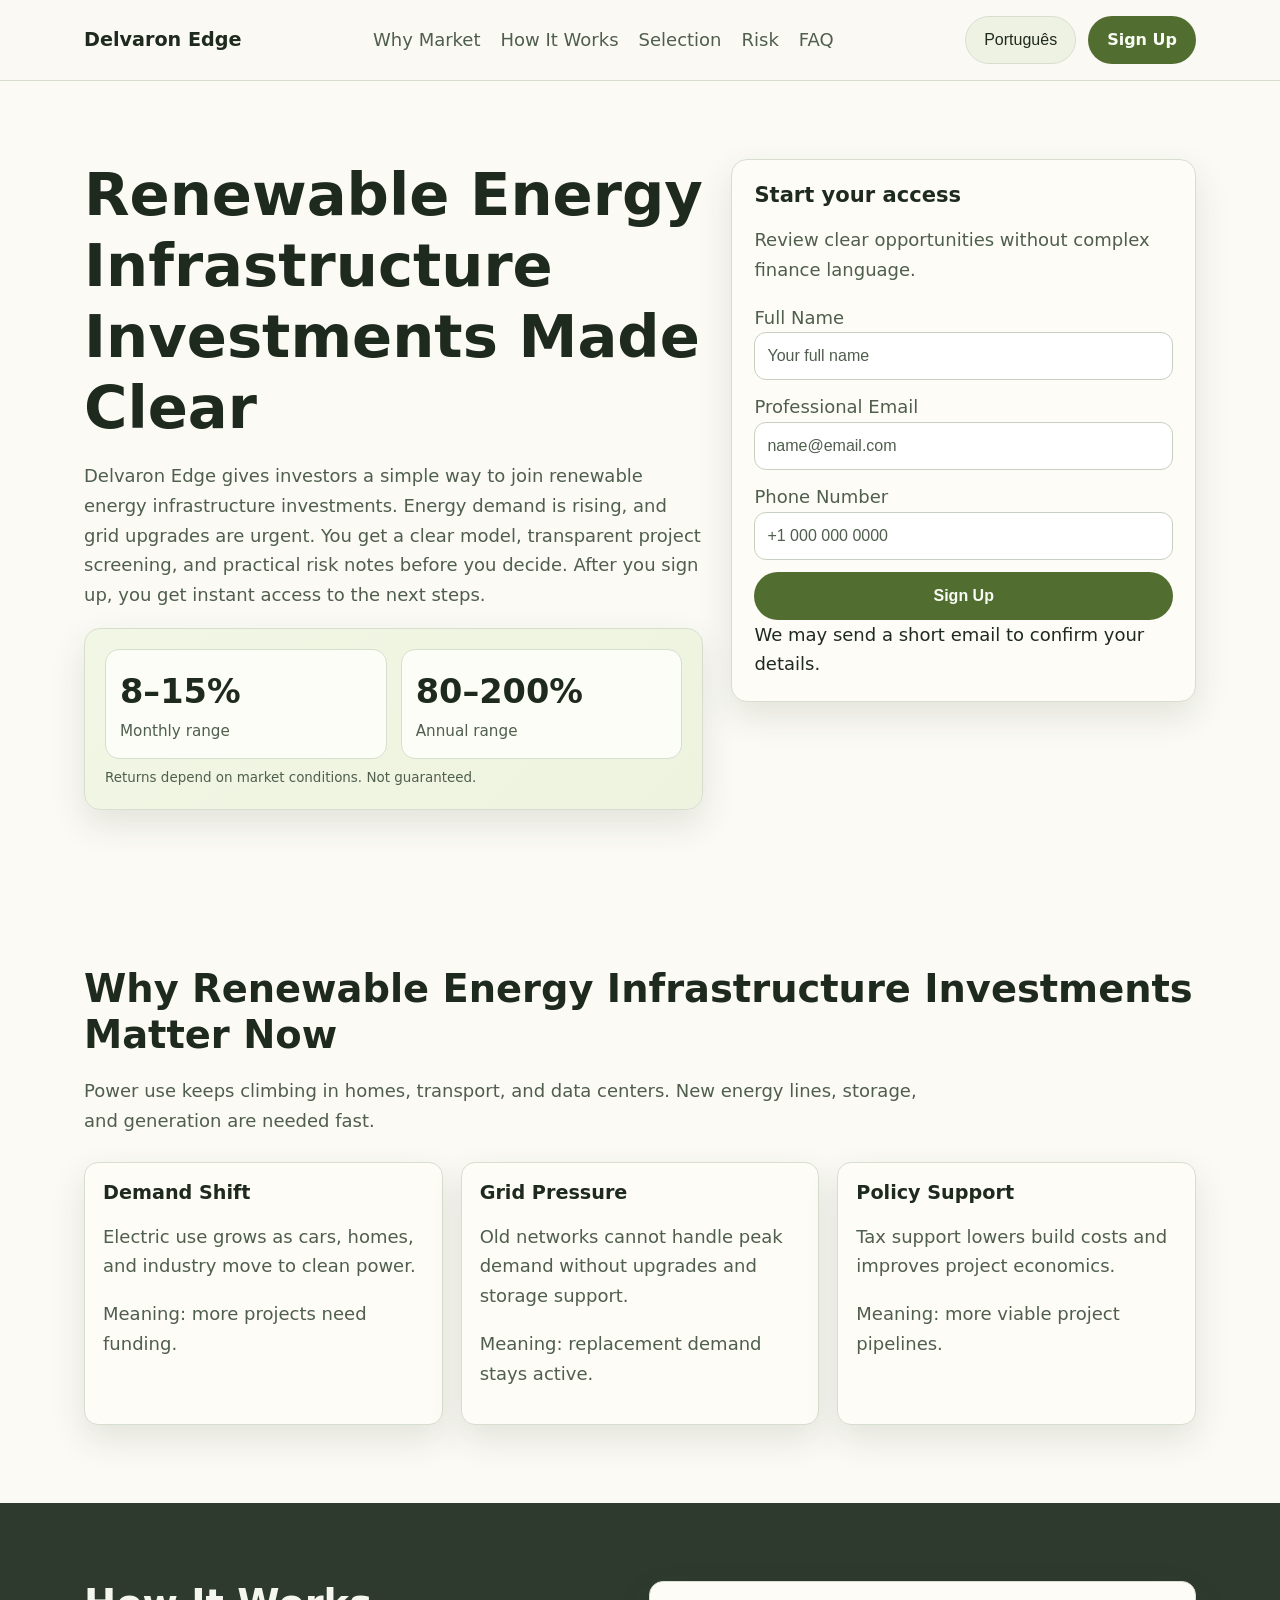
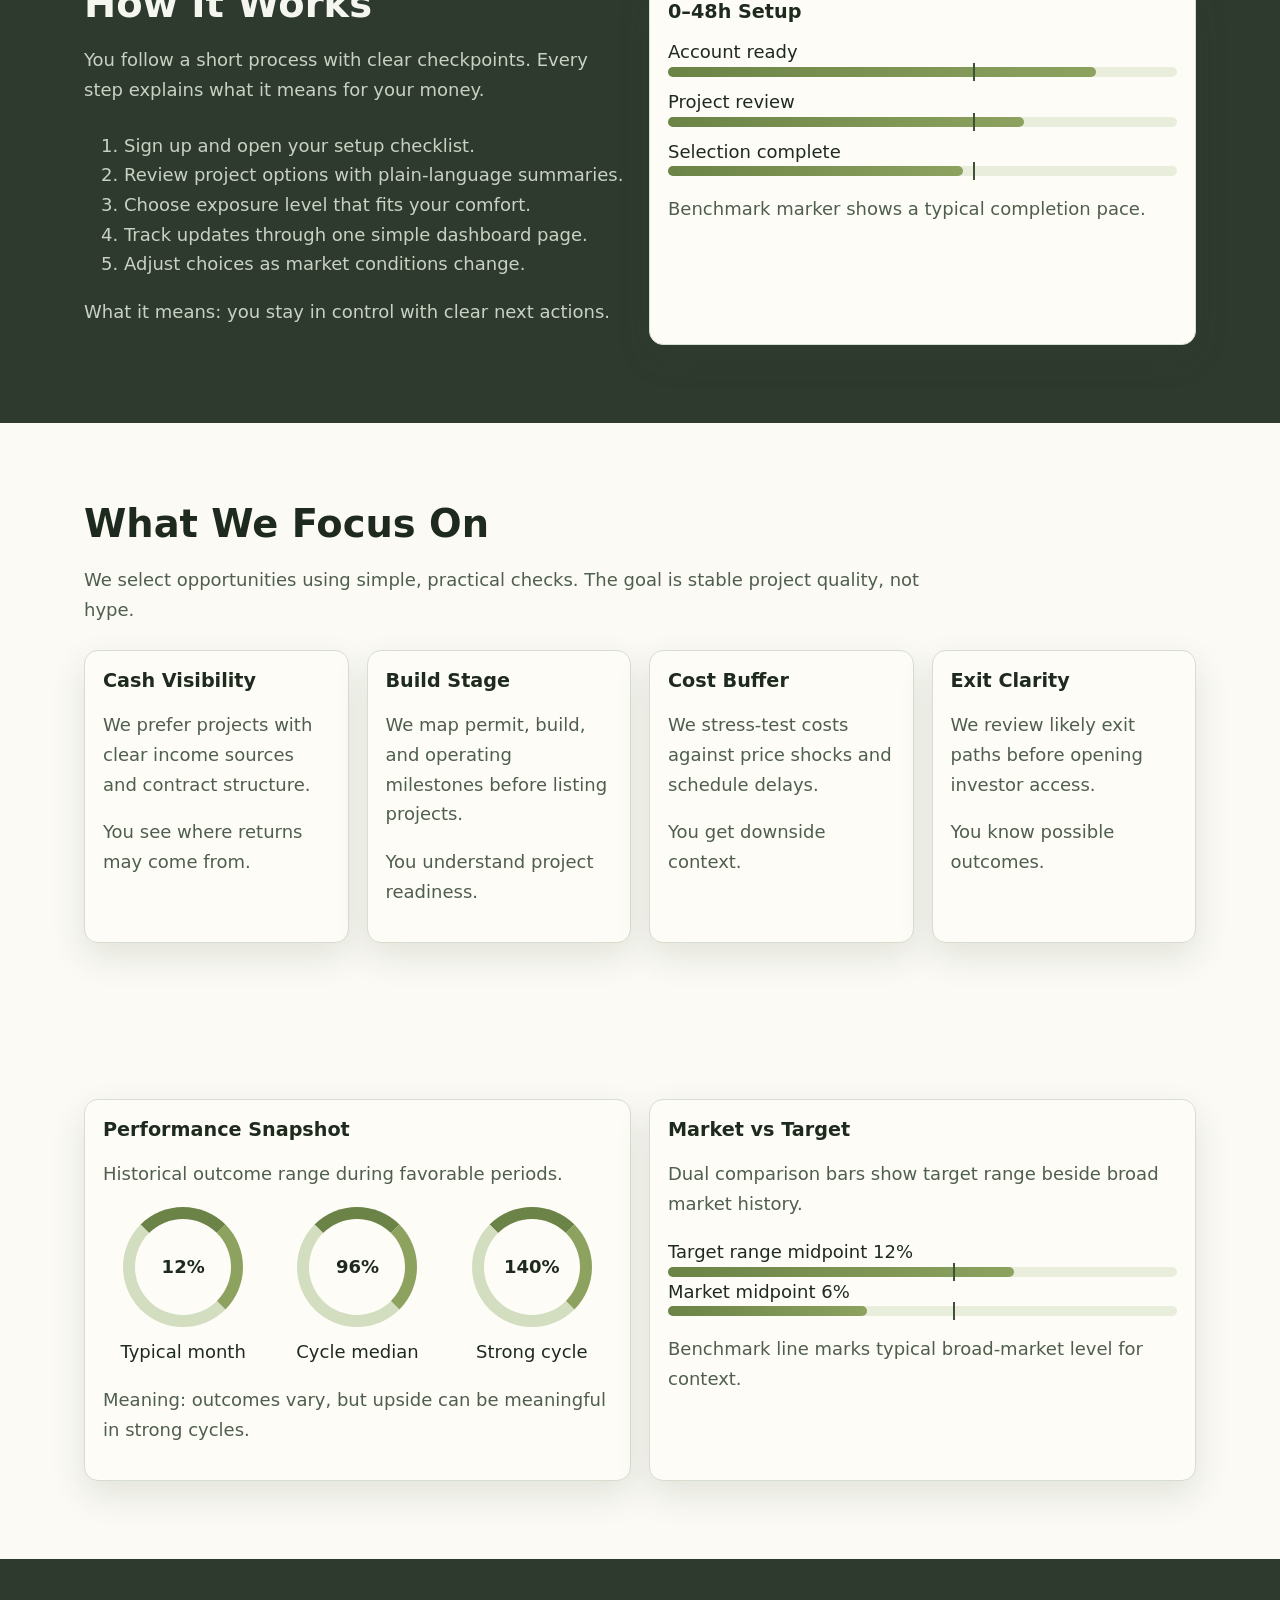
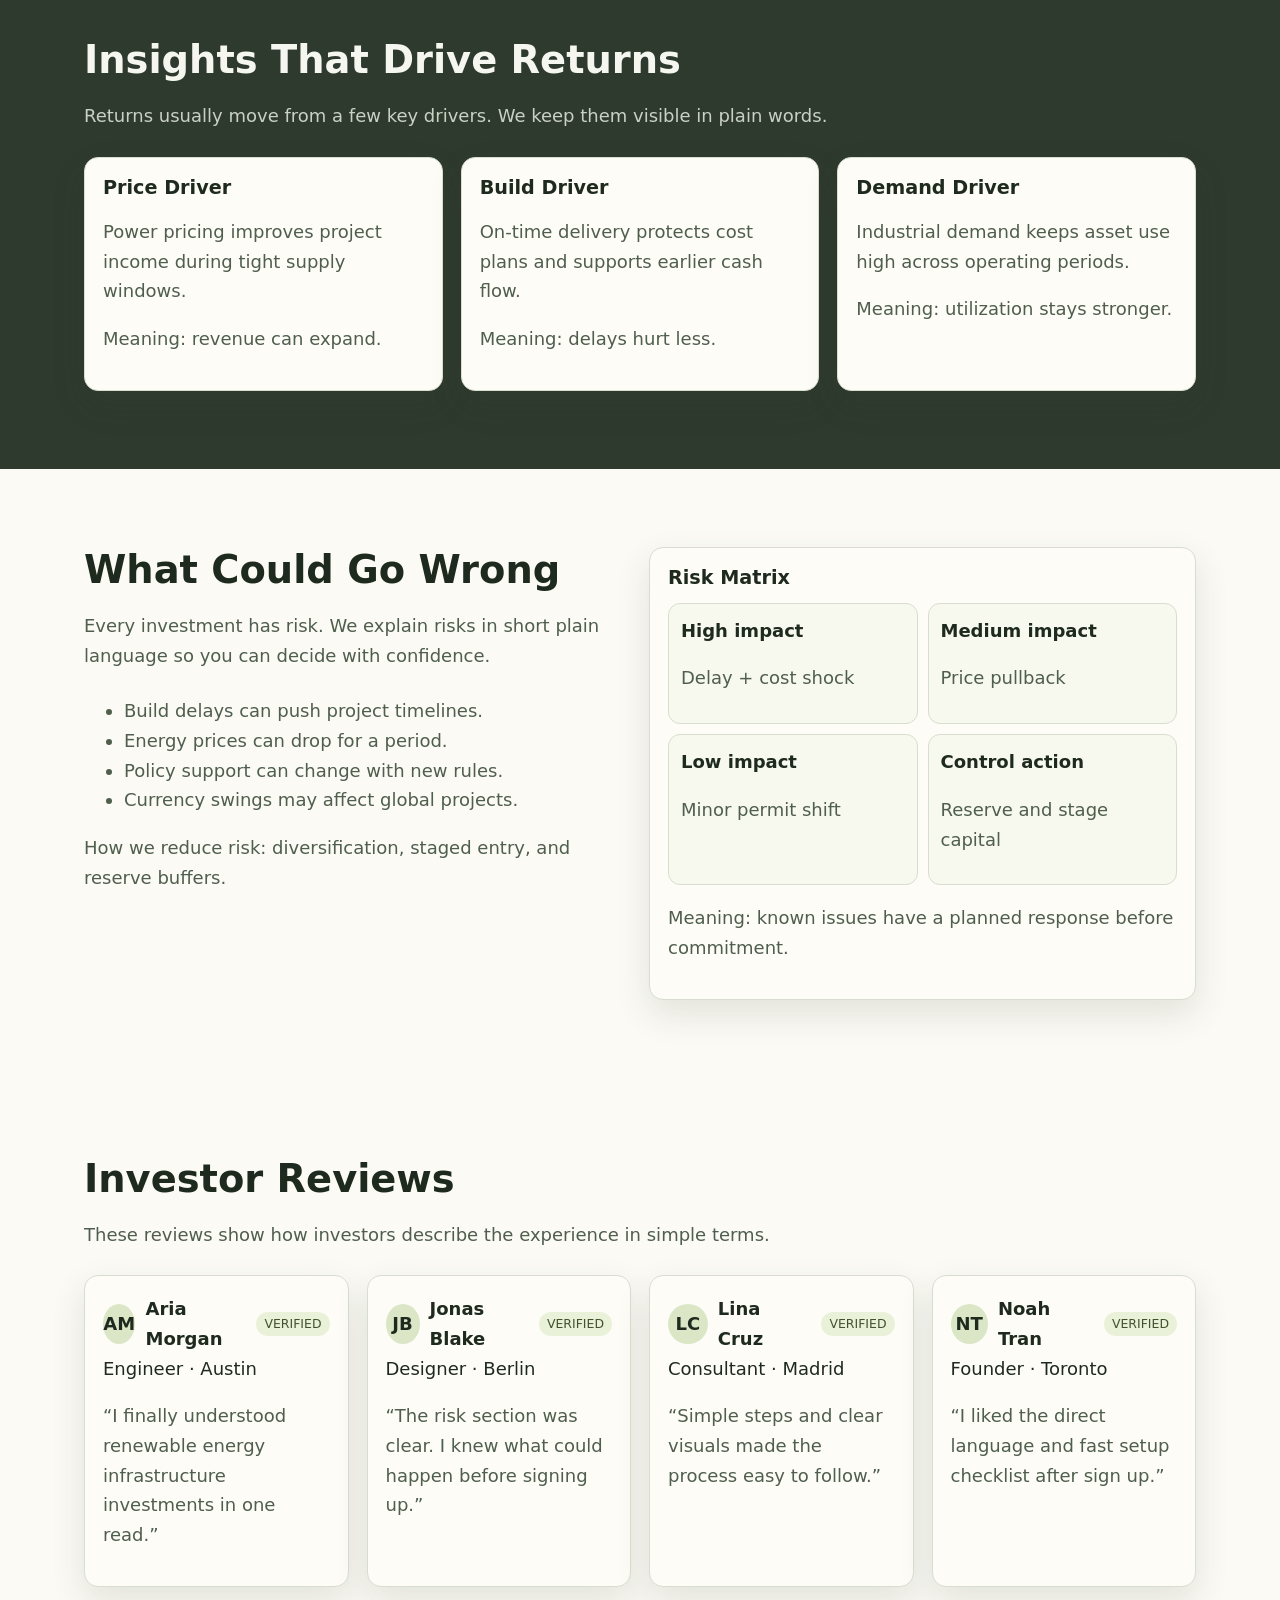
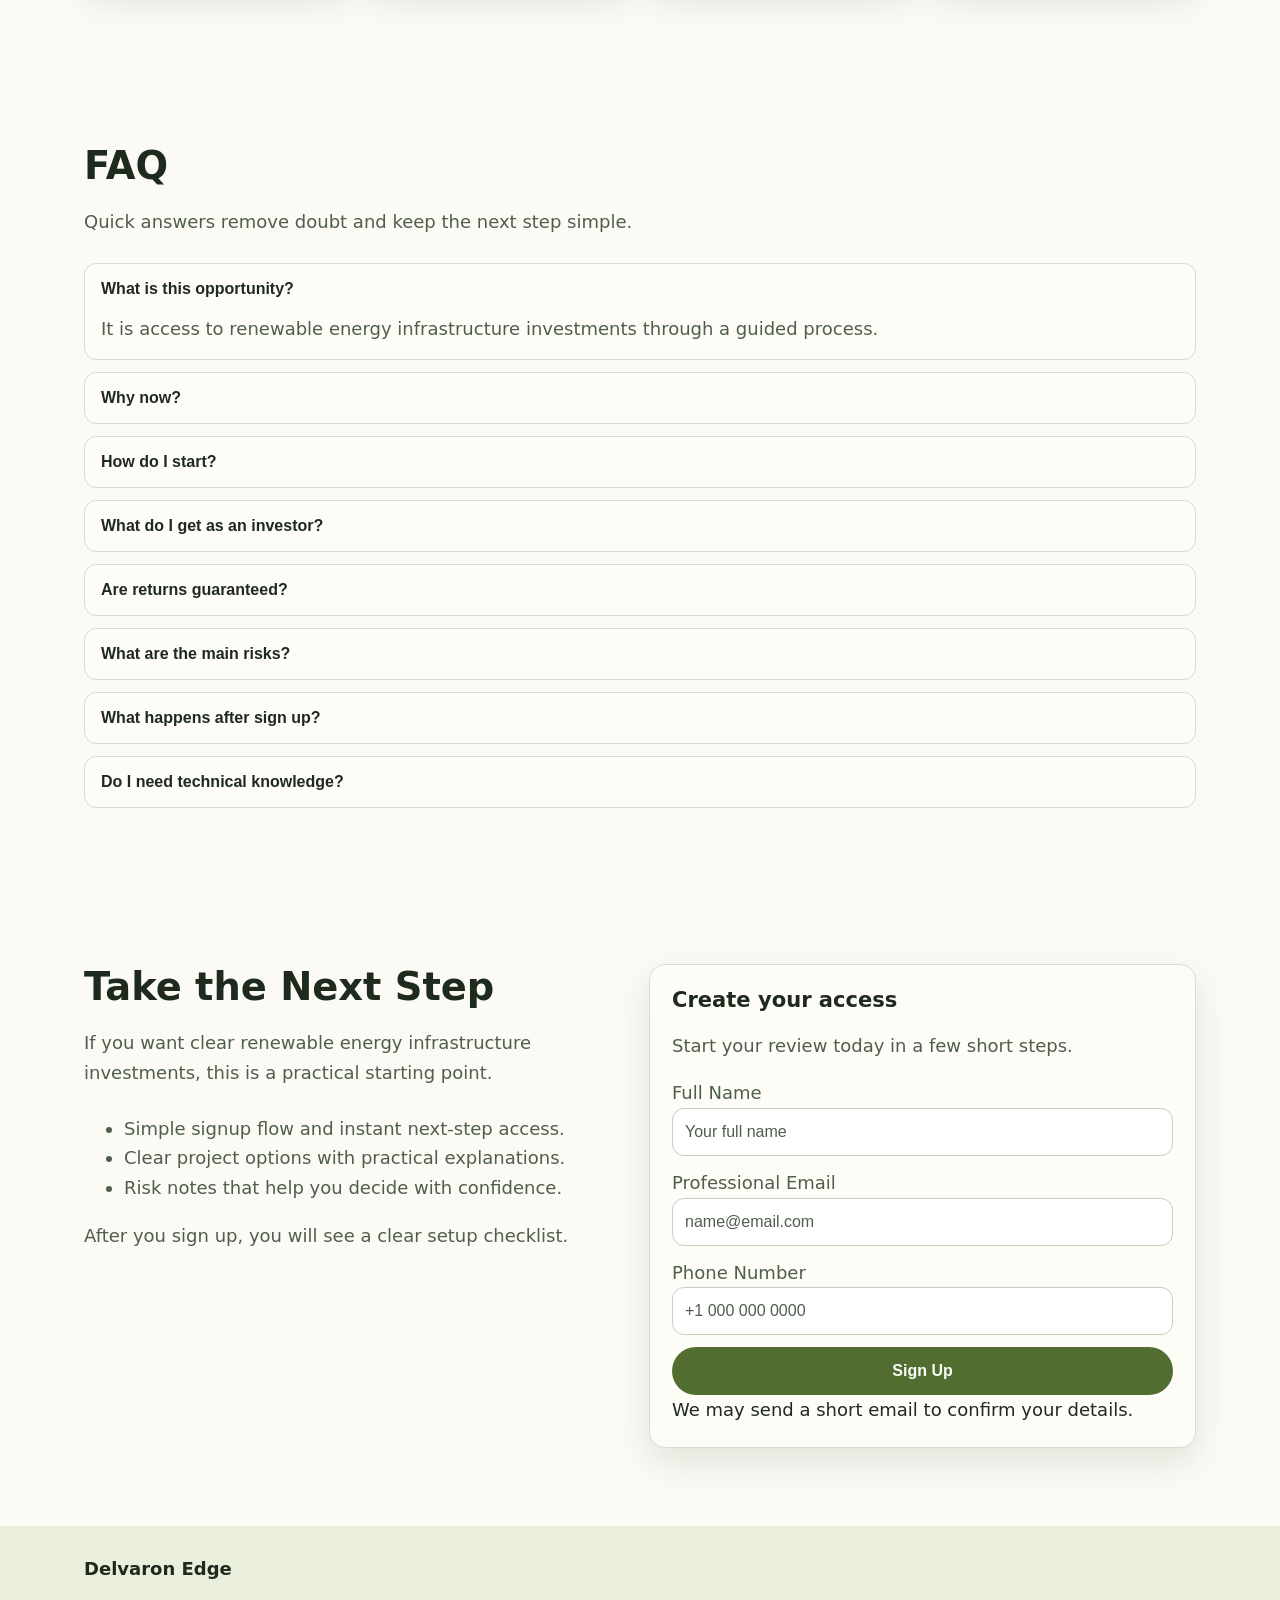
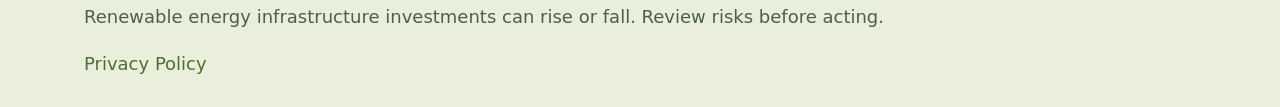
<file: pt/index.html>
<!doctype html>
<html lang="en">
<head>
  <meta charset="UTF-8" />
  <meta name="viewport" content="width=device-width, initial-scale=1" />
  <title>Delvaron Edge Português | Renewable Energy Infrastructure Investments</title>
  <meta name="description" content="Delvaron Edge offers a clear path into renewable energy infrastructure investments with simple steps, transparent selection, and practical risk controls." />
  <link rel="canonical" href="https://delvaronedge.com/pt/index.html" />
  <link rel="alternate" hreflang="en" href="https://delvaronedge.com/pt/index.html" />
  <link rel="alternate" hreflang="de" href="https://delvaronedge.com/de/index.html" />
  <link rel="alternate" hreflang="fr" href="https://delvaronedge.com/fr/index.html" />
  <link rel="alternate" hreflang="es" href="https://delvaronedge.com/es/index.html" />
  <link rel="alternate" hreflang="it" href="https://delvaronedge.com/it/index.html" />
  <link rel="alternate" hreflang="tr" href="https://delvaronedge.com/tr/index.html" />
  <link rel="alternate" hreflang="pt" href="https://delvaronedge.com/pt/index.html" />
  <link rel="alternate" hreflang="ja" href="https://delvaronedge.com/jp/index.html" />
  <link rel="alternate" hreflang="sk" href="https://delvaronedge.com/sk/index.html" />
  <link rel="alternate" hreflang="nl-BE" href="https://delvaronedge.com/be/index.html" />
  <meta property="og:title" content="Delvaron Edge Renewable Energy Infrastructure Investments" />
  <meta property="og:description" content="A simple way to understand and join renewable energy infrastructure investments." />
  <meta property="og:type" content="website" />
  <meta property="og:url" content="https://delvaronedge.com/pt/index.html" />
  <meta property="twitter:card" content="summary_large_image" />
  <meta property="twitter:title" content="Delvaron Edge Renewable Energy Infrastructure Investments" />
  <meta property="twitter:description" content="Clear investor story, simple steps, and transparent risk notes." />
  <link rel="stylesheet" href="../assets/style.css" />
  <script defer src="../assets/app.js"></script>
</head>
<body>
<header class="site-header">
  <div class="container header-row">
    <a class="brand" href="../index.html">Delvaron Edge</a>
    <nav class="main-nav" aria-label="Main navigation">
      <a href="#market">Why Market</a><a href="#model">How It Works</a><a href="#focus">Selection</a><a href="#risk">Risk</a><a href="#faq">FAQ</a>
    </nav>
    <div class="header-right">
      <div class="lang">
        <button class="lang-trigger" aria-label="Open language list">Português</button>
        <div class="lang-menu" role="menu">
          <a href="../index.html"><svg class="flag" viewBox="0 0 20 20"><rect width="20" height="20" fill="#1f4fa3"/><text x="10" y="13" text-anchor="middle" fill="#fff" font-size="7">GB</text></svg>English</a>
          <a href="../de/index.html"><svg class="flag" viewBox="0 0 20 20"><rect width="20" height="20" fill="#000"/><text x="10" y="13" text-anchor="middle" fill="#fff" font-size="7">DE</text></svg>Deutsch</a>
          <a href="../fr/index.html"><svg class="flag" viewBox="0 0 20 20"><rect width="20" height="20" fill="#0055a4"/><text x="10" y="13" text-anchor="middle" fill="#fff" font-size="7">FR</text></svg>Français</a>
          <a href="../es/index.html"><svg class="flag" viewBox="0 0 20 20"><rect width="20" height="20" fill="#aa151b"/><text x="10" y="13" text-anchor="middle" fill="#fff" font-size="7">ES</text></svg>Español</a>
          <a href="../it/index.html"><svg class="flag" viewBox="0 0 20 20"><rect width="20" height="20" fill="#009246"/><text x="10" y="13" text-anchor="middle" fill="#fff" font-size="7">IT</text></svg>Italiano</a>
          <a href="../tr/index.html"><svg class="flag" viewBox="0 0 20 20"><rect width="20" height="20" fill="#e30a17"/><text x="10" y="13" text-anchor="middle" fill="#fff" font-size="7">TR</text></svg>Türkçe</a>
          <a href="../pt/index.html"><svg class="flag" viewBox="0 0 20 20"><rect width="20" height="20" fill="#046a38"/><text x="10" y="13" text-anchor="middle" fill="#fff" font-size="7">PT</text></svg>Português</a>
          <a href="../jp/index.html"><svg class="flag" viewBox="0 0 20 20"><rect width="20" height="20" fill="#bc002d"/><text x="10" y="13" text-anchor="middle" fill="#fff" font-size="7">JP</text></svg>日本語</a>
          <a href="../sk/index.html"><svg class="flag" viewBox="0 0 20 20"><rect width="20" height="20" fill="#0b4ea2"/><text x="10" y="13" text-anchor="middle" fill="#fff" font-size="7">SK</text></svg>Slovak</a>
          <a href="../be/index.html"><svg class="flag" viewBox="0 0 20 20"><rect width="20" height="20" fill="#000"/><text x="10" y="13" text-anchor="middle" fill="#fff" font-size="7">BE</text></svg>Nederlands (BE)</a>
        </div>
      </div>
      <a class="btn" href="#signup-final">Sign Up</a>
      <button id="openDrawer" class="btn mobile-toggle" aria-label="Open menu">Menu</button>
    </div>
  </div>
</header>
<div id="drawerOverlay" class="drawer-overlay"></div>
<aside id="mobileDrawer" class="mobile-drawer" aria-label="Mobile menu">
  <button id="closeDrawer" class="icon-btn" aria-label="Close menu">X</button>
  <a href="#market">Why Market</a><a href="#model">How It Works</a><a href="#focus">Selection</a><a href="#risk">Risk</a><a href="#faq">FAQ</a>
  <div class="lang">
    <button class="lang-trigger">Português</button>
    <div class="lang-menu">
      <a href="../index.html">English</a><a href="../de/index.html">Deutsch</a><a href="../fr/index.html">Français</a><a href="../es/index.html">Español</a><a href="../it/index.html">Italiano</a><a href="../tr/index.html">Türkçe</a><a href="../pt/index.html">Português</a><a href="../jp/index.html">日本語</a><a href="../sk/index.html">Slovak</a><a href="../be/index.html">Nederlands (BE)</a>
    </div>
  </div>
  <a class="btn" href="#signup-final">Sign Up</a>
</aside>

<main>
<section class="section light">
  <div class="container hero-grid">
    <div class="reveal">
      <h1>Renewable Energy Infrastructure Investments Made Clear</h1>
      <p>Delvaron Edge gives investors a simple way to join renewable energy infrastructure investments. Energy demand is rising, and grid upgrades are urgent. You get a clear model, transparent project screening, and practical risk notes before you decide. After you sign up, you get instant access to the next steps.</p>
      <div class="performance-panel" aria-label="Performance range">
        <div class="perf-grid">
          <div class="perf-metric"><div class="perf-num">8–15%</div><div class="perf-label">Monthly range</div></div>
          <div class="perf-metric"><div class="perf-num">80–200%</div><div class="perf-label">Annual range</div></div>
        </div>
        <div class="perf-note">Returns depend on market conditions. Not guaranteed.</div>
      </div>
    </div>
    <form class="form-card reveal" aria-label="Hero sign up form">
      <h3 class="form-title">Start your access</h3>
      <p class="form-sub">Review clear opportunities without complex finance language.</p>
      <div class="form-stack">
        <label>Full Name<input type="text" placeholder="Your full name" required></label>
        <label>Professional Email<input type="email" placeholder="name@email.com" required></label>
        <label>Phone Number<input type="tel" placeholder="+1 000 000 0000" required></label>
        <button class="btn" type="submit">Sign Up</button>
      </div>
      <small class="muted">We may send a short email to confirm your details.</small>
    </form>
  </div>
</section>

<section id="market" class="section light">
  <div class="container reveal">
    <h2>Why Renewable Energy Infrastructure Investments Matter Now</h2>
    <p class="section-intro">Power use keeps climbing in homes, transport, and data centers. New energy lines, storage, and generation are needed fast.</p>
    <div class="grid-3">
      <article class="card"><h3>Demand Shift</h3><p>Electric use grows as cars, homes, and industry move to clean power.</p><p class="muted">Meaning: more projects need funding.</p></article>
      <article class="card"><h3>Grid Pressure</h3><p>Old networks cannot handle peak demand without upgrades and storage support.</p><p class="muted">Meaning: replacement demand stays active.</p></article>
      <article class="card"><h3>Policy Support</h3><p>Tax support lowers build costs and improves project economics.</p><p class="muted">Meaning: more viable project pipelines.</p></article>
    </div>
  </div>
</section>

<section id="model" class="section dark">
  <div class="container grid-2 reveal">
    <div>
      <h2>How It Works</h2>
      <p class="section-intro">You follow a short process with clear checkpoints. Every step explains what it means for your money.</p>
      <ol>
        <li>Sign up and open your setup checklist.</li>
        <li>Review project options with plain-language summaries.</li>
        <li>Choose exposure level that fits your comfort.</li>
        <li>Track updates through one simple dashboard page.</li>
        <li>Adjust choices as market conditions change.</li>
      </ol>
      <p>What it means: you stay in control with clear next actions.</p>
    </div>
    <div class="card dual-bars">
      <h3>0–48h Setup</h3>
      <div class="row"><small>Account ready</small><div class="bar-track"><div class="bar-fill" style="width:84%"></div><span class="marker"></span></div></div>
      <div class="row"><small>Project review</small><div class="bar-track"><div class="bar-fill" style="width:70%"></div><span class="marker"></span></div></div>
      <div class="row"><small>Selection complete</small><div class="bar-track"><div class="bar-fill" style="width:58%"></div><span class="marker"></span></div></div>
      <p class="muted">Benchmark marker shows a typical completion pace.</p>
    </div>
  </div>
</section>

<section id="focus" class="section light">
  <div class="container reveal">
    <h2>What We Focus On</h2>
    <p class="section-intro">We select opportunities using simple, practical checks. The goal is stable project quality, not hype.</p>
    <div class="grid-4">
      <article class="card"><h3>Cash Visibility</h3><p>We prefer projects with clear income sources and contract structure.</p><p class="muted">You see where returns may come from.</p></article>
      <article class="card"><h3>Build Stage</h3><p>We map permit, build, and operating milestones before listing projects.</p><p class="muted">You understand project readiness.</p></article>
      <article class="card"><h3>Cost Buffer</h3><p>We stress-test costs against price shocks and schedule delays.</p><p class="muted">You get downside context.</p></article>
      <article class="card"><h3>Exit Clarity</h3><p>We review likely exit paths before opening investor access.</p><p class="muted">You know possible outcomes.</p></article>
    </div>
  </div>
</section>

<section id="metrics" class="section light">
  <div class="container grid-2 reveal">
    <div class="card">
      <h3>Performance Snapshot</h3>
      <p>Historical outcome range during favorable periods.</p>
      <div class="rings">
        <div class="ring"><div class="circle">12%</div><small>Typical month</small></div>
        <div class="ring"><div class="circle">96%</div><small>Cycle median</small></div>
        <div class="ring"><div class="circle">140%</div><small>Strong cycle</small></div>
      </div>
      <p class="muted">Meaning: outcomes vary, but upside can be meaningful in strong cycles.</p>
    </div>
    <div class="card">
      <h3>Market vs Target</h3>
      <p>Dual comparison bars show target range beside broad market history.</p>
      <div class="row"><small>Target range midpoint 12%</small><div class="bar-track"><div class="bar-fill" style="width:68%"></div><span class="marker" style="left:56%"></span></div></div>
      <div class="row"><small>Market midpoint 6%</small><div class="bar-track"><div class="bar-fill" style="width:39%"></div><span class="marker" style="left:56%"></span></div></div>
      <p class="muted">Benchmark line marks typical broad-market level for context.</p>
    </div>
  </div>
</section>

<section id="insights" class="section dark">
  <div class="container reveal">
    <h2>Insights That Drive Returns</h2>
    <p class="section-intro">Returns usually move from a few key drivers. We keep them visible in plain words.</p>
    <div class="grid-3">
      <article class="card"><h3>Price Driver</h3><p>Power pricing improves project income during tight supply windows.</p><p class="muted">Meaning: revenue can expand.</p></article>
      <article class="card"><h3>Build Driver</h3><p>On-time delivery protects cost plans and supports earlier cash flow.</p><p class="muted">Meaning: delays hurt less.</p></article>
      <article class="card"><h3>Demand Driver</h3><p>Industrial demand keeps asset use high across operating periods.</p><p class="muted">Meaning: utilization stays stronger.</p></article>
    </div>
  </div>
</section>

<section id="risk" class="section light">
  <div class="container grid-2 reveal">
    <div>
      <h2>What Could Go Wrong</h2>
      <p class="section-intro">Every investment has risk. We explain risks in short plain language so you can decide with confidence.</p>
      <ul>
        <li>Build delays can push project timelines.</li>
        <li>Energy prices can drop for a period.</li>
        <li>Policy support can change with new rules.</li>
        <li>Currency swings may affect global projects.</li>
      </ul>
      <p>How we reduce risk: diversification, staged entry, and reserve buffers.</p>
    </div>
    <div class="card">
      <h3>Risk Matrix</h3>
      <div class="risk-matrix">
        <div class="risk-cell"><strong>High impact</strong><p>Delay + cost shock</p></div>
        <div class="risk-cell"><strong>Medium impact</strong><p>Price pullback</p></div>
        <div class="risk-cell"><strong>Low impact</strong><p>Minor permit shift</p></div>
        <div class="risk-cell"><strong>Control action</strong><p>Reserve and stage capital</p></div>
      </div>
      <p class="muted">Meaning: known issues have a planned response before commitment.</p>
    </div>
  </div>
</section>

<section class="section light">
  <div class="container reveal">
    <h2>Investor Reviews</h2>
    <p class="section-intro">These reviews show how investors describe the experience in simple terms.</p>
    <div class="grid-4">
      <article class="card"><div class="review-head"><div class="avatar">AM</div><strong>Aria Morgan</strong><span class="verified">VERIFIED</span></div><small>Engineer · Austin</small><p>“I finally understood renewable energy infrastructure investments in one read.”</p></article>
      <article class="card"><div class="review-head"><div class="avatar">JB</div><strong>Jonas Blake</strong><span class="verified">VERIFIED</span></div><small>Designer · Berlin</small><p>“The risk section was clear. I knew what could happen before signing up.”</p></article>
      <article class="card"><div class="review-head"><div class="avatar">LC</div><strong>Lina Cruz</strong><span class="verified">VERIFIED</span></div><small>Consultant · Madrid</small><p>“Simple steps and clear visuals made the process easy to follow.”</p></article>
      <article class="card"><div class="review-head"><div class="avatar">NT</div><strong>Noah Tran</strong><span class="verified">VERIFIED</span></div><small>Founder · Toronto</small><p>“I liked the direct language and fast setup checklist after sign up.”</p></article>
    </div>
  </div>
</section>

<section id="faq" class="section light">
  <div class="container reveal">
    <h2>FAQ</h2>
    <p class="section-intro">Quick answers remove doubt and keep the next step simple.</p>
    <div class="faq-list">
      <div class="faq-item open"><button class="faq-q">What is this opportunity?</button><div class="faq-answer">It is access to renewable energy infrastructure investments through a guided process.</div></div>
      <div class="faq-item"><button class="faq-q">Why now?</button><div class="faq-answer">Demand and grid upgrades are rising, which supports long project pipelines.</div></div>
      <div class="faq-item"><button class="faq-q">How do I start?</button><div class="faq-answer">Sign up, review options, and choose what to do next.</div></div>
      <div class="faq-item"><button class="faq-q">What do I get as an investor?</button><div class="faq-answer">Clear project summaries, risk notes, and simple progress tracking.</div></div>
      <div class="faq-item"><button class="faq-q">Are returns guaranteed?</button><div class="faq-answer">No. Returns depend on market conditions and project execution.</div></div>
      <div class="faq-item"><button class="faq-q">What are the main risks?</button><div class="faq-answer">Delays, price moves, and policy changes can affect outcomes.</div></div>
      <div class="faq-item"><button class="faq-q">What happens after sign up?</button><div class="faq-answer">After you sign up, you can review the options and choose what to do next.</div></div>
      <div class="faq-item"><button class="faq-q">Do I need technical knowledge?</button><div class="faq-answer">No. The platform explains each point in plain, simple language.</div></div>
    </div>
  </div>
</section>

<section id="signup-final" class="section final-cta light">
  <div class="container grid-2 reveal">
    <div>
      <h2>Take the Next Step</h2>
      <p class="section-intro">If you want clear renewable energy infrastructure investments, this is a practical starting point.</p>
      <ul>
        <li>Simple signup flow and instant next-step access.</li>
        <li>Clear project options with practical explanations.</li>
        <li>Risk notes that help you decide with confidence.</li>
      </ul>
      <p>After you sign up, you will see a clear setup checklist.</p>
    </div>
    <form class="form-card" aria-label="Final sign up form">
      <h3 class="form-title">Create your access</h3>
      <p class="form-sub">Start your review today in a few short steps.</p>
      <div class="form-stack">
        <label>Full Name<input type="text" placeholder="Your full name" required></label>
        <label>Professional Email<input type="email" placeholder="name@email.com" required></label>
        <label>Phone Number<input type="tel" placeholder="+1 000 000 0000" required></label>
        <button class="btn" type="submit">Sign Up</button>
      </div>
      <small class="muted">We may send a short email to confirm your details.</small>
    </form>
  </div>
</section>
</main>

<footer class="footer">
  <div class="container">
    <strong>Delvaron Edge</strong>
    <p class="muted">Renewable energy infrastructure investments can rise or fall. Review risks before acting.</p>
    <a href="#" data-open-privacy>Privacy Policy</a>
  </div>
</footer>

<div id="privacyModal" class="modal" aria-modal="true" role="dialog" aria-label="Privacy Policy">
  <div class="modal-panel">
    <div class="modal-head"><h3>Privacy Policy</h3><button class="icon-btn" data-close-privacy aria-label="Close privacy">X</button></div>
    <div class="modal-body">
      <p><strong>Introduction:</strong> We explain clearly what data we collect and why.</p>
      <p><strong>Data collection:</strong> We collect name, email, phone, and basic device logs.</p>
      <p><strong>Legal basis:</strong> We process data to provide requested access and service support.</p>
      <p><strong>Cookies:</strong> Cookies help with security, language memory, and performance analytics.</p>
      <p><strong>Retention:</strong> We keep records only as long as needed for service and legal duties.</p>
      <p><strong>Third-party sharing:</strong> We share limited data with vetted service providers.</p>
      <p><strong>Security:</strong> We use encryption, access controls, and monitoring.</p>
      <p><strong>User rights:</strong> You can request access, update, export, or deletion of personal data.</p>
      <p><strong>International transfers:</strong> Some providers process data in other countries with safeguards.</p>
      <p><strong>Industry risk disclosure:</strong> Investment markets are volatile, and outcomes are not guaranteed.</p>
      <p><strong>Contact:</strong> privacy@delvaronedge.com</p>
    </div>
    <div class="modal-foot"><button class="icon-btn" data-close-privacy>Close</button></div>
  </div>
</div>

<script type="application/ld+json">{"@context":"https://schema.org","@graph":[{"@type":"Organization","name":"Delvaron Edge","url":"https://delvaronedge.com"},{"@type":"WebSite","name":"Delvaron Edge","url":"https://delvaronedge.com/pt/index.html"},{"@type":"FAQPage","mainEntity":[{"@type":"Question","name":"What is this opportunity?","acceptedAnswer":{"@type":"Answer","text":"It is access to renewable energy infrastructure investments through a guided process."}},{"@type":"Question","name":"What happens after sign up?","acceptedAnswer":{"@type":"Answer","text":"After you sign up, you can review the options and choose what to do next."}}]},{"@type":"Review","author":{"@type":"Person","name":"Aria Morgan"},"reviewBody":"I finally understood renewable energy infrastructure investments in one read.","itemReviewed":{"@type":"Service","name":"Delvaron Edge"}}]}</script>
</body>
</html>
</file>
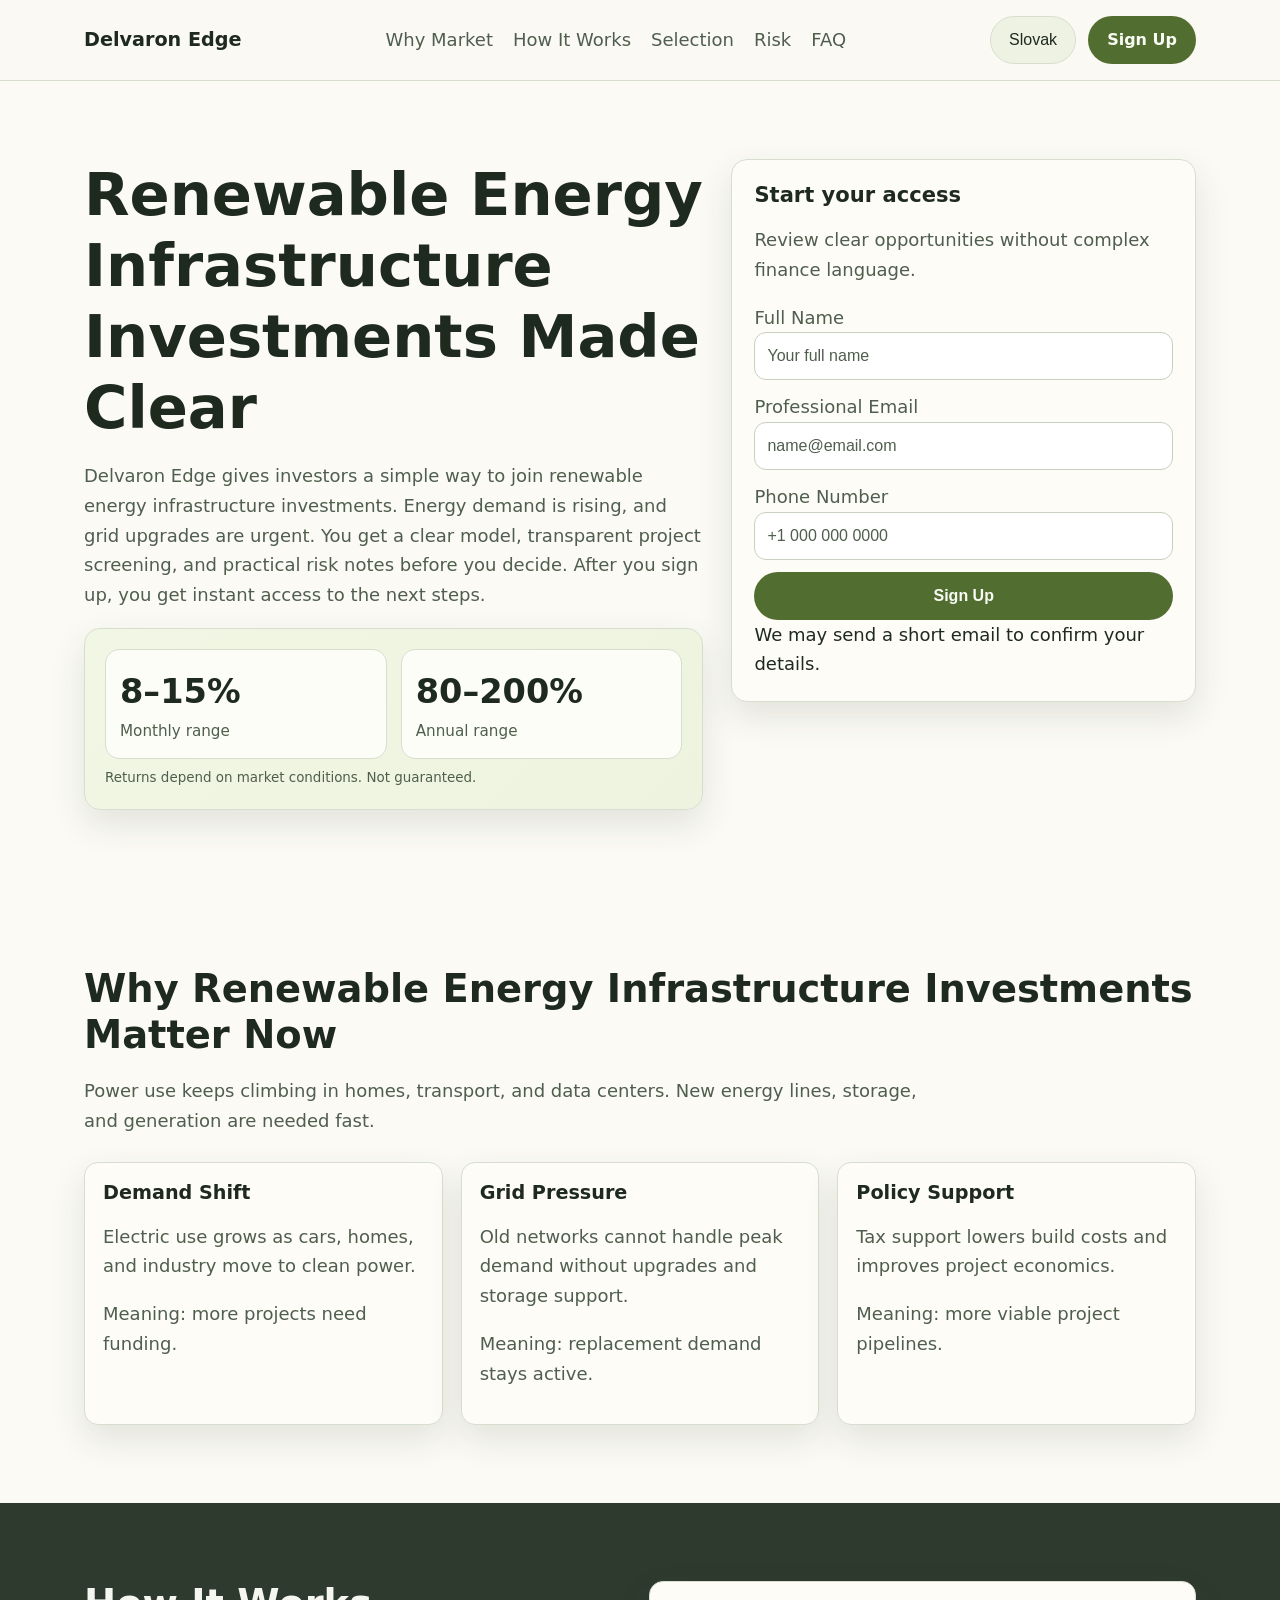
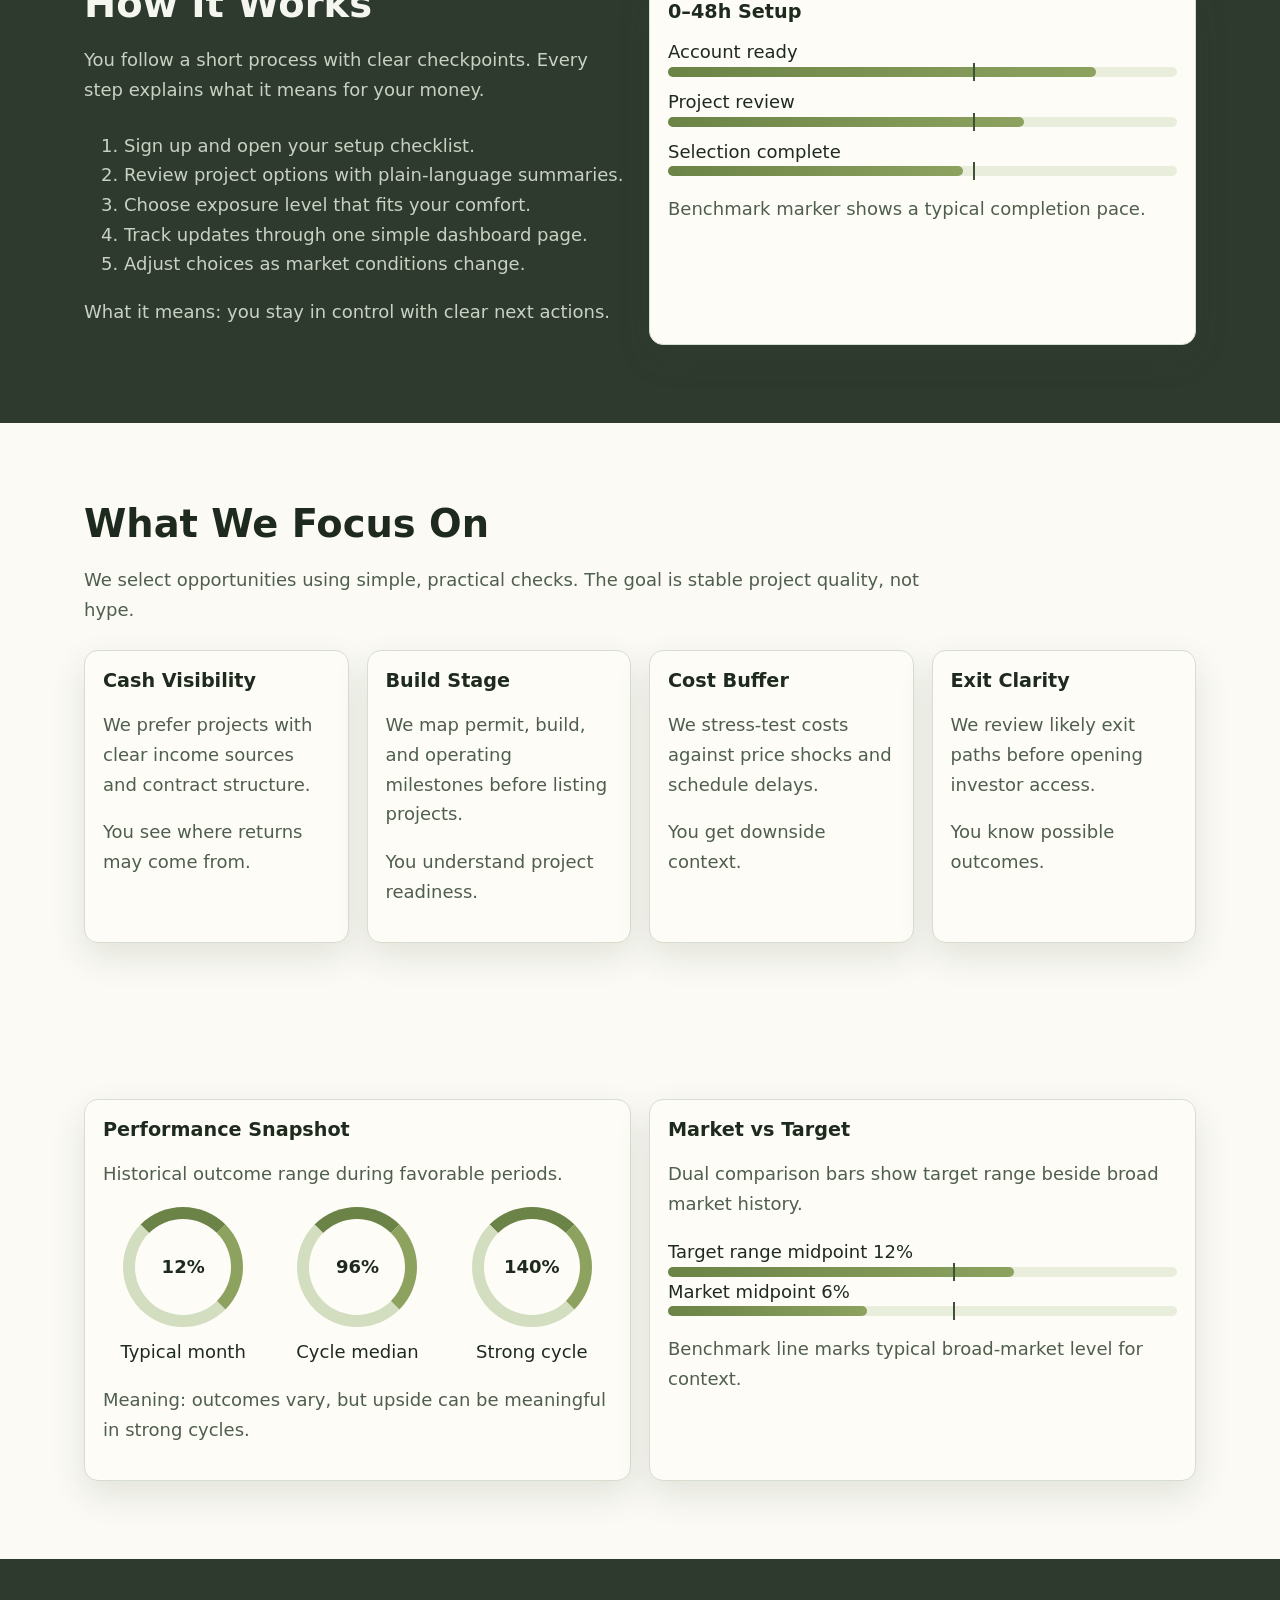
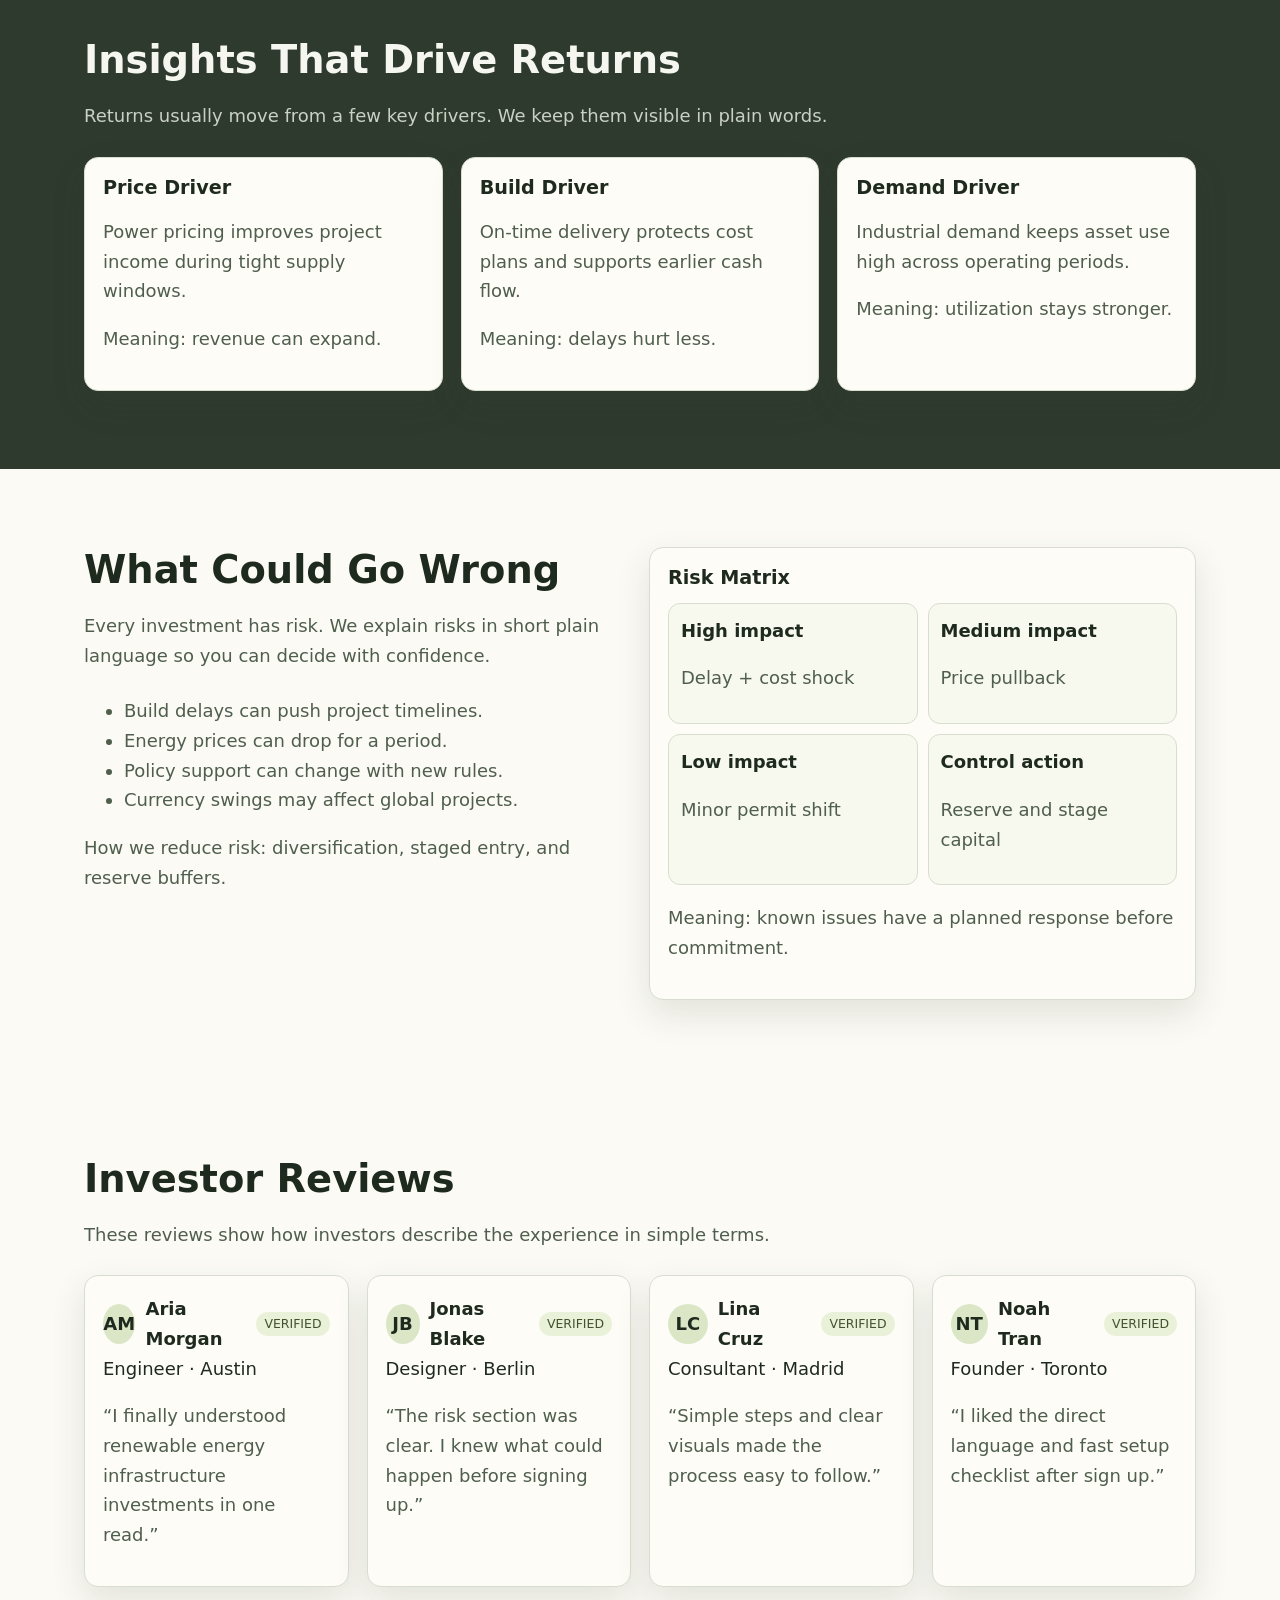
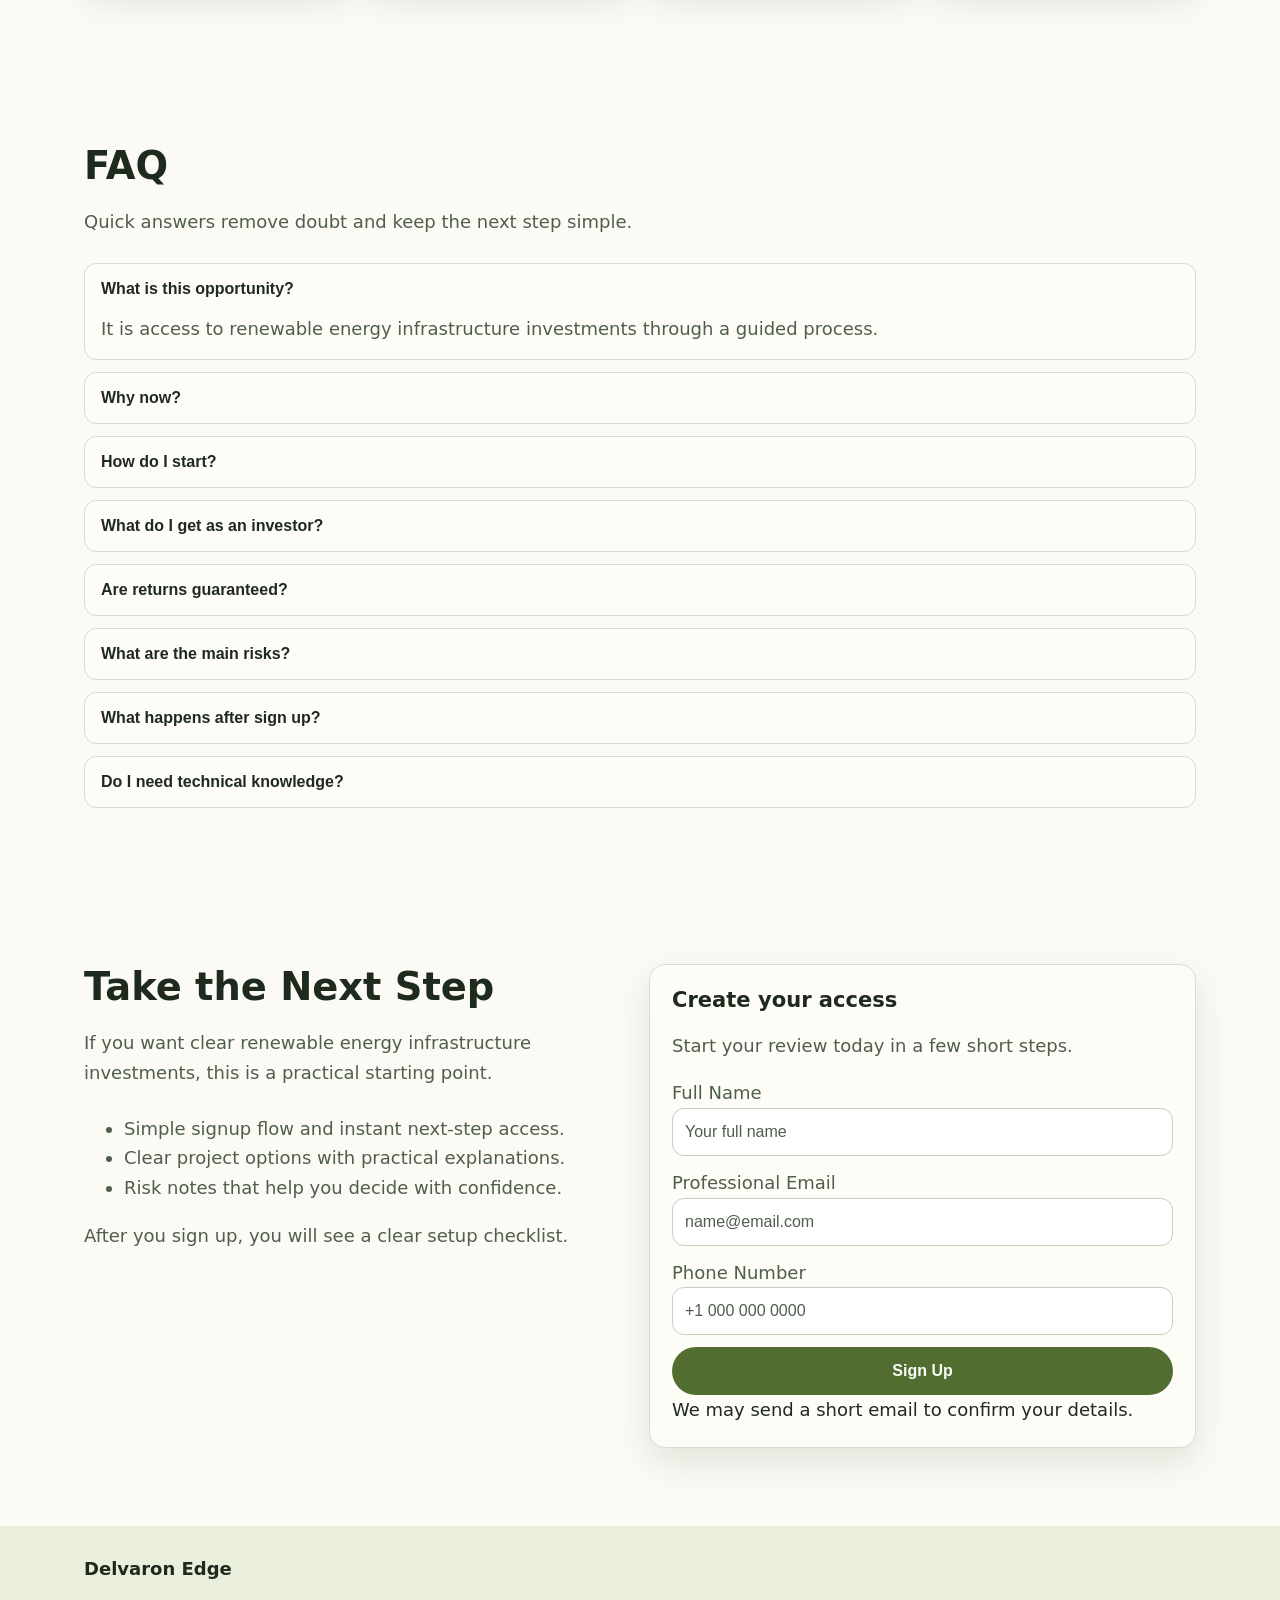
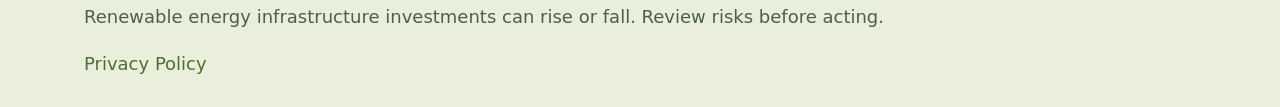
<file: sk/index.html>
<!doctype html>
<html lang="en">
<head>
  <meta charset="UTF-8" />
  <meta name="viewport" content="width=device-width, initial-scale=1" />
  <title>Delvaron Edge Slovak | Renewable Energy Infrastructure Investments</title>
  <meta name="description" content="Delvaron Edge offers a clear path into renewable energy infrastructure investments with simple steps, transparent selection, and practical risk controls." />
  <link rel="canonical" href="https://delvaronedge.com/sk/index.html" />
  <link rel="alternate" hreflang="en" href="https://delvaronedge.com/sk/index.html" />
  <link rel="alternate" hreflang="de" href="https://delvaronedge.com/de/index.html" />
  <link rel="alternate" hreflang="fr" href="https://delvaronedge.com/fr/index.html" />
  <link rel="alternate" hreflang="es" href="https://delvaronedge.com/es/index.html" />
  <link rel="alternate" hreflang="it" href="https://delvaronedge.com/it/index.html" />
  <link rel="alternate" hreflang="tr" href="https://delvaronedge.com/tr/index.html" />
  <link rel="alternate" hreflang="pt" href="https://delvaronedge.com/pt/index.html" />
  <link rel="alternate" hreflang="ja" href="https://delvaronedge.com/jp/index.html" />
  <link rel="alternate" hreflang="sk" href="https://delvaronedge.com/sk/index.html" />
  <link rel="alternate" hreflang="nl-BE" href="https://delvaronedge.com/be/index.html" />
  <meta property="og:title" content="Delvaron Edge Renewable Energy Infrastructure Investments" />
  <meta property="og:description" content="A simple way to understand and join renewable energy infrastructure investments." />
  <meta property="og:type" content="website" />
  <meta property="og:url" content="https://delvaronedge.com/sk/index.html" />
  <meta property="twitter:card" content="summary_large_image" />
  <meta property="twitter:title" content="Delvaron Edge Renewable Energy Infrastructure Investments" />
  <meta property="twitter:description" content="Clear investor story, simple steps, and transparent risk notes." />
  <link rel="stylesheet" href="../assets/style.css" />
  <script defer src="../assets/app.js"></script>
</head>
<body>
<header class="site-header">
  <div class="container header-row">
    <a class="brand" href="../index.html">Delvaron Edge</a>
    <nav class="main-nav" aria-label="Main navigation">
      <a href="#market">Why Market</a><a href="#model">How It Works</a><a href="#focus">Selection</a><a href="#risk">Risk</a><a href="#faq">FAQ</a>
    </nav>
    <div class="header-right">
      <div class="lang">
        <button class="lang-trigger" aria-label="Open language list">Slovak</button>
        <div class="lang-menu" role="menu">
          <a href="../index.html"><svg class="flag" viewBox="0 0 20 20"><rect width="20" height="20" fill="#1f4fa3"/><text x="10" y="13" text-anchor="middle" fill="#fff" font-size="7">GB</text></svg>English</a>
          <a href="../de/index.html"><svg class="flag" viewBox="0 0 20 20"><rect width="20" height="20" fill="#000"/><text x="10" y="13" text-anchor="middle" fill="#fff" font-size="7">DE</text></svg>Deutsch</a>
          <a href="../fr/index.html"><svg class="flag" viewBox="0 0 20 20"><rect width="20" height="20" fill="#0055a4"/><text x="10" y="13" text-anchor="middle" fill="#fff" font-size="7">FR</text></svg>Français</a>
          <a href="../es/index.html"><svg class="flag" viewBox="0 0 20 20"><rect width="20" height="20" fill="#aa151b"/><text x="10" y="13" text-anchor="middle" fill="#fff" font-size="7">ES</text></svg>Español</a>
          <a href="../it/index.html"><svg class="flag" viewBox="0 0 20 20"><rect width="20" height="20" fill="#009246"/><text x="10" y="13" text-anchor="middle" fill="#fff" font-size="7">IT</text></svg>Italiano</a>
          <a href="../tr/index.html"><svg class="flag" viewBox="0 0 20 20"><rect width="20" height="20" fill="#e30a17"/><text x="10" y="13" text-anchor="middle" fill="#fff" font-size="7">TR</text></svg>Türkçe</a>
          <a href="../pt/index.html"><svg class="flag" viewBox="0 0 20 20"><rect width="20" height="20" fill="#046a38"/><text x="10" y="13" text-anchor="middle" fill="#fff" font-size="7">PT</text></svg>Português</a>
          <a href="../jp/index.html"><svg class="flag" viewBox="0 0 20 20"><rect width="20" height="20" fill="#bc002d"/><text x="10" y="13" text-anchor="middle" fill="#fff" font-size="7">JP</text></svg>日本語</a>
          <a href="../sk/index.html"><svg class="flag" viewBox="0 0 20 20"><rect width="20" height="20" fill="#0b4ea2"/><text x="10" y="13" text-anchor="middle" fill="#fff" font-size="7">SK</text></svg>Slovak</a>
          <a href="../be/index.html"><svg class="flag" viewBox="0 0 20 20"><rect width="20" height="20" fill="#000"/><text x="10" y="13" text-anchor="middle" fill="#fff" font-size="7">BE</text></svg>Nederlands (BE)</a>
        </div>
      </div>
      <a class="btn" href="#signup-final">Sign Up</a>
      <button id="openDrawer" class="btn mobile-toggle" aria-label="Open menu">Menu</button>
    </div>
  </div>
</header>
<div id="drawerOverlay" class="drawer-overlay"></div>
<aside id="mobileDrawer" class="mobile-drawer" aria-label="Mobile menu">
  <button id="closeDrawer" class="icon-btn" aria-label="Close menu">X</button>
  <a href="#market">Why Market</a><a href="#model">How It Works</a><a href="#focus">Selection</a><a href="#risk">Risk</a><a href="#faq">FAQ</a>
  <div class="lang">
    <button class="lang-trigger">Slovak</button>
    <div class="lang-menu">
      <a href="../index.html">English</a><a href="../de/index.html">Deutsch</a><a href="../fr/index.html">Français</a><a href="../es/index.html">Español</a><a href="../it/index.html">Italiano</a><a href="../tr/index.html">Türkçe</a><a href="../pt/index.html">Português</a><a href="../jp/index.html">日本語</a><a href="../sk/index.html">Slovak</a><a href="../be/index.html">Nederlands (BE)</a>
    </div>
  </div>
  <a class="btn" href="#signup-final">Sign Up</a>
</aside>

<main>
<section class="section light">
  <div class="container hero-grid">
    <div class="reveal">
      <h1>Renewable Energy Infrastructure Investments Made Clear</h1>
      <p>Delvaron Edge gives investors a simple way to join renewable energy infrastructure investments. Energy demand is rising, and grid upgrades are urgent. You get a clear model, transparent project screening, and practical risk notes before you decide. After you sign up, you get instant access to the next steps.</p>
      <div class="performance-panel" aria-label="Performance range">
        <div class="perf-grid">
          <div class="perf-metric"><div class="perf-num">8–15%</div><div class="perf-label">Monthly range</div></div>
          <div class="perf-metric"><div class="perf-num">80–200%</div><div class="perf-label">Annual range</div></div>
        </div>
        <div class="perf-note">Returns depend on market conditions. Not guaranteed.</div>
      </div>
    </div>
    <form class="form-card reveal" aria-label="Hero sign up form">
      <h3 class="form-title">Start your access</h3>
      <p class="form-sub">Review clear opportunities without complex finance language.</p>
      <div class="form-stack">
        <label>Full Name<input type="text" placeholder="Your full name" required></label>
        <label>Professional Email<input type="email" placeholder="name@email.com" required></label>
        <label>Phone Number<input type="tel" placeholder="+1 000 000 0000" required></label>
        <button class="btn" type="submit">Sign Up</button>
      </div>
      <small class="muted">We may send a short email to confirm your details.</small>
    </form>
  </div>
</section>

<section id="market" class="section light">
  <div class="container reveal">
    <h2>Why Renewable Energy Infrastructure Investments Matter Now</h2>
    <p class="section-intro">Power use keeps climbing in homes, transport, and data centers. New energy lines, storage, and generation are needed fast.</p>
    <div class="grid-3">
      <article class="card"><h3>Demand Shift</h3><p>Electric use grows as cars, homes, and industry move to clean power.</p><p class="muted">Meaning: more projects need funding.</p></article>
      <article class="card"><h3>Grid Pressure</h3><p>Old networks cannot handle peak demand without upgrades and storage support.</p><p class="muted">Meaning: replacement demand stays active.</p></article>
      <article class="card"><h3>Policy Support</h3><p>Tax support lowers build costs and improves project economics.</p><p class="muted">Meaning: more viable project pipelines.</p></article>
    </div>
  </div>
</section>

<section id="model" class="section dark">
  <div class="container grid-2 reveal">
    <div>
      <h2>How It Works</h2>
      <p class="section-intro">You follow a short process with clear checkpoints. Every step explains what it means for your money.</p>
      <ol>
        <li>Sign up and open your setup checklist.</li>
        <li>Review project options with plain-language summaries.</li>
        <li>Choose exposure level that fits your comfort.</li>
        <li>Track updates through one simple dashboard page.</li>
        <li>Adjust choices as market conditions change.</li>
      </ol>
      <p>What it means: you stay in control with clear next actions.</p>
    </div>
    <div class="card dual-bars">
      <h3>0–48h Setup</h3>
      <div class="row"><small>Account ready</small><div class="bar-track"><div class="bar-fill" style="width:84%"></div><span class="marker"></span></div></div>
      <div class="row"><small>Project review</small><div class="bar-track"><div class="bar-fill" style="width:70%"></div><span class="marker"></span></div></div>
      <div class="row"><small>Selection complete</small><div class="bar-track"><div class="bar-fill" style="width:58%"></div><span class="marker"></span></div></div>
      <p class="muted">Benchmark marker shows a typical completion pace.</p>
    </div>
  </div>
</section>

<section id="focus" class="section light">
  <div class="container reveal">
    <h2>What We Focus On</h2>
    <p class="section-intro">We select opportunities using simple, practical checks. The goal is stable project quality, not hype.</p>
    <div class="grid-4">
      <article class="card"><h3>Cash Visibility</h3><p>We prefer projects with clear income sources and contract structure.</p><p class="muted">You see where returns may come from.</p></article>
      <article class="card"><h3>Build Stage</h3><p>We map permit, build, and operating milestones before listing projects.</p><p class="muted">You understand project readiness.</p></article>
      <article class="card"><h3>Cost Buffer</h3><p>We stress-test costs against price shocks and schedule delays.</p><p class="muted">You get downside context.</p></article>
      <article class="card"><h3>Exit Clarity</h3><p>We review likely exit paths before opening investor access.</p><p class="muted">You know possible outcomes.</p></article>
    </div>
  </div>
</section>

<section id="metrics" class="section light">
  <div class="container grid-2 reveal">
    <div class="card">
      <h3>Performance Snapshot</h3>
      <p>Historical outcome range during favorable periods.</p>
      <div class="rings">
        <div class="ring"><div class="circle">12%</div><small>Typical month</small></div>
        <div class="ring"><div class="circle">96%</div><small>Cycle median</small></div>
        <div class="ring"><div class="circle">140%</div><small>Strong cycle</small></div>
      </div>
      <p class="muted">Meaning: outcomes vary, but upside can be meaningful in strong cycles.</p>
    </div>
    <div class="card">
      <h3>Market vs Target</h3>
      <p>Dual comparison bars show target range beside broad market history.</p>
      <div class="row"><small>Target range midpoint 12%</small><div class="bar-track"><div class="bar-fill" style="width:68%"></div><span class="marker" style="left:56%"></span></div></div>
      <div class="row"><small>Market midpoint 6%</small><div class="bar-track"><div class="bar-fill" style="width:39%"></div><span class="marker" style="left:56%"></span></div></div>
      <p class="muted">Benchmark line marks typical broad-market level for context.</p>
    </div>
  </div>
</section>

<section id="insights" class="section dark">
  <div class="container reveal">
    <h2>Insights That Drive Returns</h2>
    <p class="section-intro">Returns usually move from a few key drivers. We keep them visible in plain words.</p>
    <div class="grid-3">
      <article class="card"><h3>Price Driver</h3><p>Power pricing improves project income during tight supply windows.</p><p class="muted">Meaning: revenue can expand.</p></article>
      <article class="card"><h3>Build Driver</h3><p>On-time delivery protects cost plans and supports earlier cash flow.</p><p class="muted">Meaning: delays hurt less.</p></article>
      <article class="card"><h3>Demand Driver</h3><p>Industrial demand keeps asset use high across operating periods.</p><p class="muted">Meaning: utilization stays stronger.</p></article>
    </div>
  </div>
</section>

<section id="risk" class="section light">
  <div class="container grid-2 reveal">
    <div>
      <h2>What Could Go Wrong</h2>
      <p class="section-intro">Every investment has risk. We explain risks in short plain language so you can decide with confidence.</p>
      <ul>
        <li>Build delays can push project timelines.</li>
        <li>Energy prices can drop for a period.</li>
        <li>Policy support can change with new rules.</li>
        <li>Currency swings may affect global projects.</li>
      </ul>
      <p>How we reduce risk: diversification, staged entry, and reserve buffers.</p>
    </div>
    <div class="card">
      <h3>Risk Matrix</h3>
      <div class="risk-matrix">
        <div class="risk-cell"><strong>High impact</strong><p>Delay + cost shock</p></div>
        <div class="risk-cell"><strong>Medium impact</strong><p>Price pullback</p></div>
        <div class="risk-cell"><strong>Low impact</strong><p>Minor permit shift</p></div>
        <div class="risk-cell"><strong>Control action</strong><p>Reserve and stage capital</p></div>
      </div>
      <p class="muted">Meaning: known issues have a planned response before commitment.</p>
    </div>
  </div>
</section>

<section class="section light">
  <div class="container reveal">
    <h2>Investor Reviews</h2>
    <p class="section-intro">These reviews show how investors describe the experience in simple terms.</p>
    <div class="grid-4">
      <article class="card"><div class="review-head"><div class="avatar">AM</div><strong>Aria Morgan</strong><span class="verified">VERIFIED</span></div><small>Engineer · Austin</small><p>“I finally understood renewable energy infrastructure investments in one read.”</p></article>
      <article class="card"><div class="review-head"><div class="avatar">JB</div><strong>Jonas Blake</strong><span class="verified">VERIFIED</span></div><small>Designer · Berlin</small><p>“The risk section was clear. I knew what could happen before signing up.”</p></article>
      <article class="card"><div class="review-head"><div class="avatar">LC</div><strong>Lina Cruz</strong><span class="verified">VERIFIED</span></div><small>Consultant · Madrid</small><p>“Simple steps and clear visuals made the process easy to follow.”</p></article>
      <article class="card"><div class="review-head"><div class="avatar">NT</div><strong>Noah Tran</strong><span class="verified">VERIFIED</span></div><small>Founder · Toronto</small><p>“I liked the direct language and fast setup checklist after sign up.”</p></article>
    </div>
  </div>
</section>

<section id="faq" class="section light">
  <div class="container reveal">
    <h2>FAQ</h2>
    <p class="section-intro">Quick answers remove doubt and keep the next step simple.</p>
    <div class="faq-list">
      <div class="faq-item open"><button class="faq-q">What is this opportunity?</button><div class="faq-answer">It is access to renewable energy infrastructure investments through a guided process.</div></div>
      <div class="faq-item"><button class="faq-q">Why now?</button><div class="faq-answer">Demand and grid upgrades are rising, which supports long project pipelines.</div></div>
      <div class="faq-item"><button class="faq-q">How do I start?</button><div class="faq-answer">Sign up, review options, and choose what to do next.</div></div>
      <div class="faq-item"><button class="faq-q">What do I get as an investor?</button><div class="faq-answer">Clear project summaries, risk notes, and simple progress tracking.</div></div>
      <div class="faq-item"><button class="faq-q">Are returns guaranteed?</button><div class="faq-answer">No. Returns depend on market conditions and project execution.</div></div>
      <div class="faq-item"><button class="faq-q">What are the main risks?</button><div class="faq-answer">Delays, price moves, and policy changes can affect outcomes.</div></div>
      <div class="faq-item"><button class="faq-q">What happens after sign up?</button><div class="faq-answer">After you sign up, you can review the options and choose what to do next.</div></div>
      <div class="faq-item"><button class="faq-q">Do I need technical knowledge?</button><div class="faq-answer">No. The platform explains each point in plain, simple language.</div></div>
    </div>
  </div>
</section>

<section id="signup-final" class="section final-cta light">
  <div class="container grid-2 reveal">
    <div>
      <h2>Take the Next Step</h2>
      <p class="section-intro">If you want clear renewable energy infrastructure investments, this is a practical starting point.</p>
      <ul>
        <li>Simple signup flow and instant next-step access.</li>
        <li>Clear project options with practical explanations.</li>
        <li>Risk notes that help you decide with confidence.</li>
      </ul>
      <p>After you sign up, you will see a clear setup checklist.</p>
    </div>
    <form class="form-card" aria-label="Final sign up form">
      <h3 class="form-title">Create your access</h3>
      <p class="form-sub">Start your review today in a few short steps.</p>
      <div class="form-stack">
        <label>Full Name<input type="text" placeholder="Your full name" required></label>
        <label>Professional Email<input type="email" placeholder="name@email.com" required></label>
        <label>Phone Number<input type="tel" placeholder="+1 000 000 0000" required></label>
        <button class="btn" type="submit">Sign Up</button>
      </div>
      <small class="muted">We may send a short email to confirm your details.</small>
    </form>
  </div>
</section>
</main>

<footer class="footer">
  <div class="container">
    <strong>Delvaron Edge</strong>
    <p class="muted">Renewable energy infrastructure investments can rise or fall. Review risks before acting.</p>
    <a href="#" data-open-privacy>Privacy Policy</a>
  </div>
</footer>

<div id="privacyModal" class="modal" aria-modal="true" role="dialog" aria-label="Privacy Policy">
  <div class="modal-panel">
    <div class="modal-head"><h3>Privacy Policy</h3><button class="icon-btn" data-close-privacy aria-label="Close privacy">X</button></div>
    <div class="modal-body">
      <p><strong>Introduction:</strong> We explain clearly what data we collect and why.</p>
      <p><strong>Data collection:</strong> We collect name, email, phone, and basic device logs.</p>
      <p><strong>Legal basis:</strong> We process data to provide requested access and service support.</p>
      <p><strong>Cookies:</strong> Cookies help with security, language memory, and performance analytics.</p>
      <p><strong>Retention:</strong> We keep records only as long as needed for service and legal duties.</p>
      <p><strong>Third-party sharing:</strong> We share limited data with vetted service providers.</p>
      <p><strong>Security:</strong> We use encryption, access controls, and monitoring.</p>
      <p><strong>User rights:</strong> You can request access, update, export, or deletion of personal data.</p>
      <p><strong>International transfers:</strong> Some providers process data in other countries with safeguards.</p>
      <p><strong>Industry risk disclosure:</strong> Investment markets are volatile, and outcomes are not guaranteed.</p>
      <p><strong>Contact:</strong> privacy@delvaronedge.com</p>
    </div>
    <div class="modal-foot"><button class="icon-btn" data-close-privacy>Close</button></div>
  </div>
</div>

<script type="application/ld+json">{"@context":"https://schema.org","@graph":[{"@type":"Organization","name":"Delvaron Edge","url":"https://delvaronedge.com"},{"@type":"WebSite","name":"Delvaron Edge","url":"https://delvaronedge.com/sk/index.html"},{"@type":"FAQPage","mainEntity":[{"@type":"Question","name":"What is this opportunity?","acceptedAnswer":{"@type":"Answer","text":"It is access to renewable energy infrastructure investments through a guided process."}},{"@type":"Question","name":"What happens after sign up?","acceptedAnswer":{"@type":"Answer","text":"After you sign up, you can review the options and choose what to do next."}}]},{"@type":"Review","author":{"@type":"Person","name":"Aria Morgan"},"reviewBody":"I finally understood renewable energy infrastructure investments in one read.","itemReviewed":{"@type":"Service","name":"Delvaron Edge"}}]}</script>
</body>
</html>
</file>
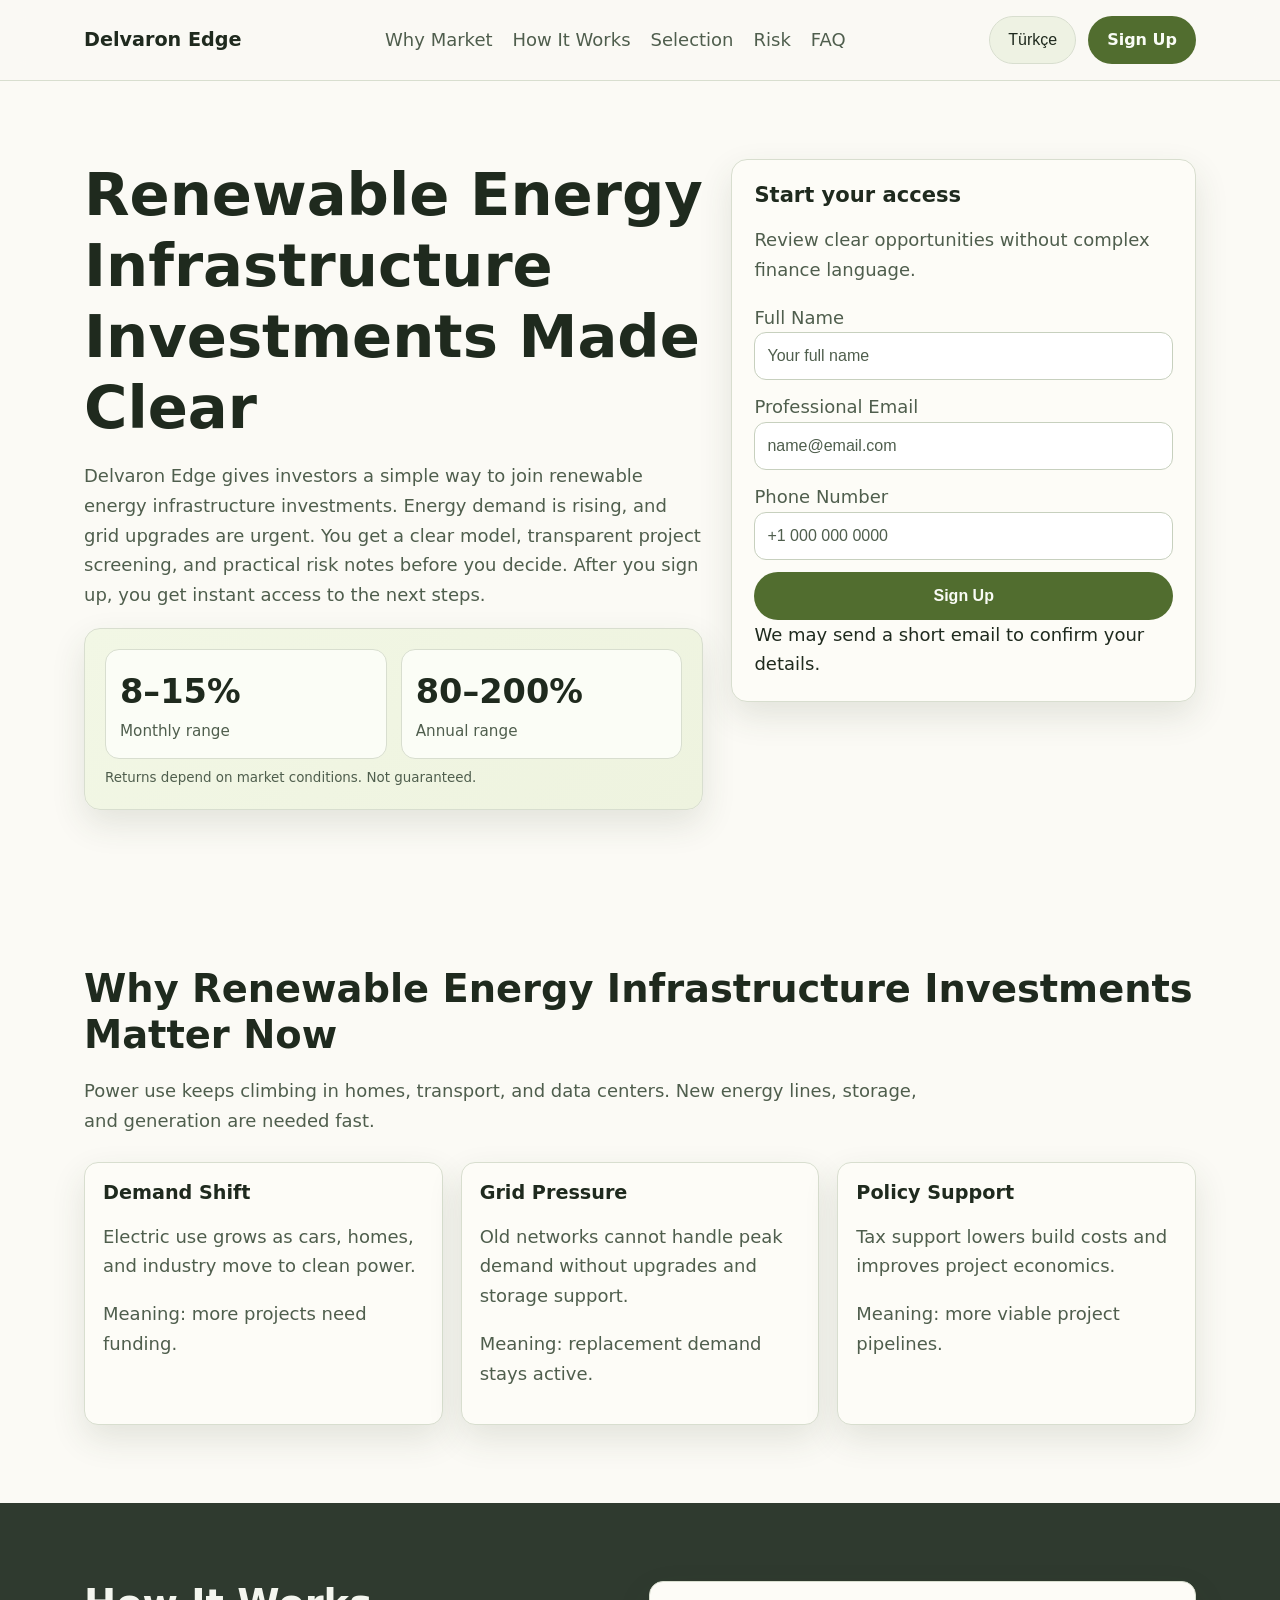
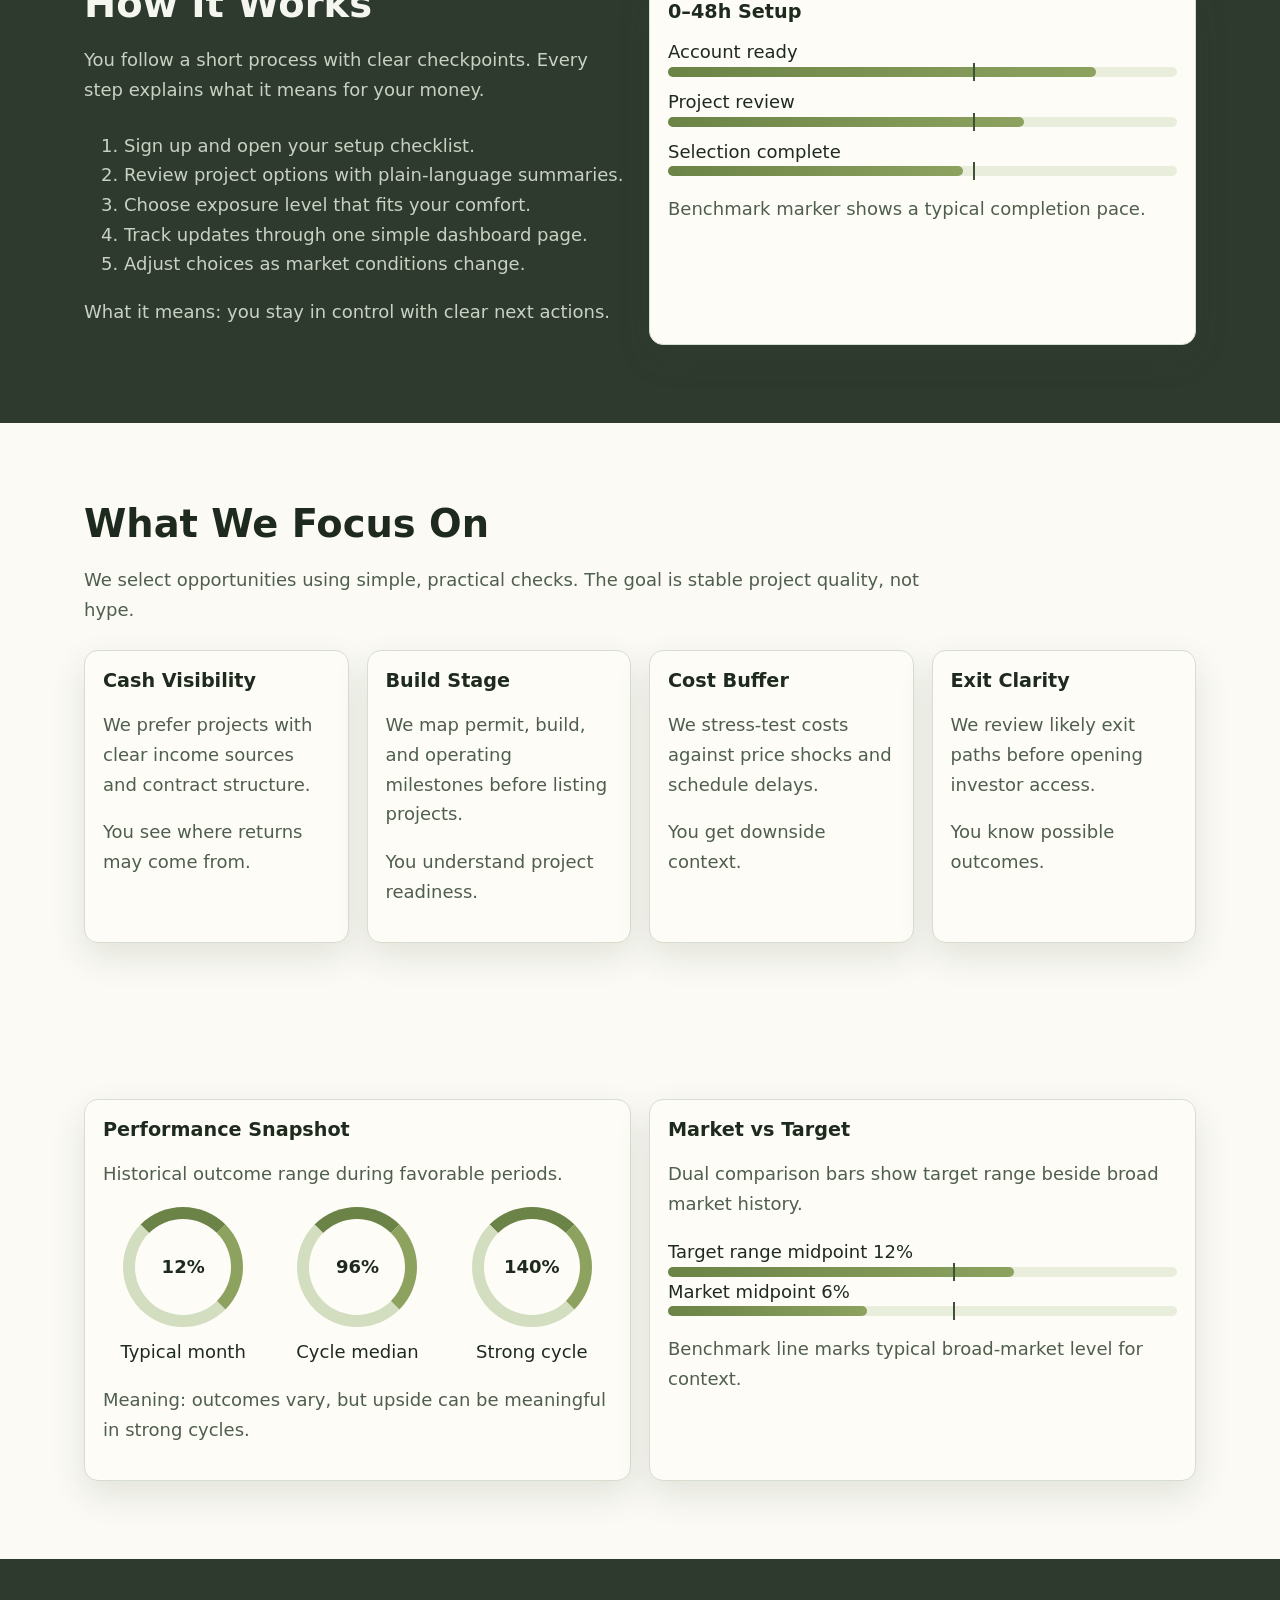
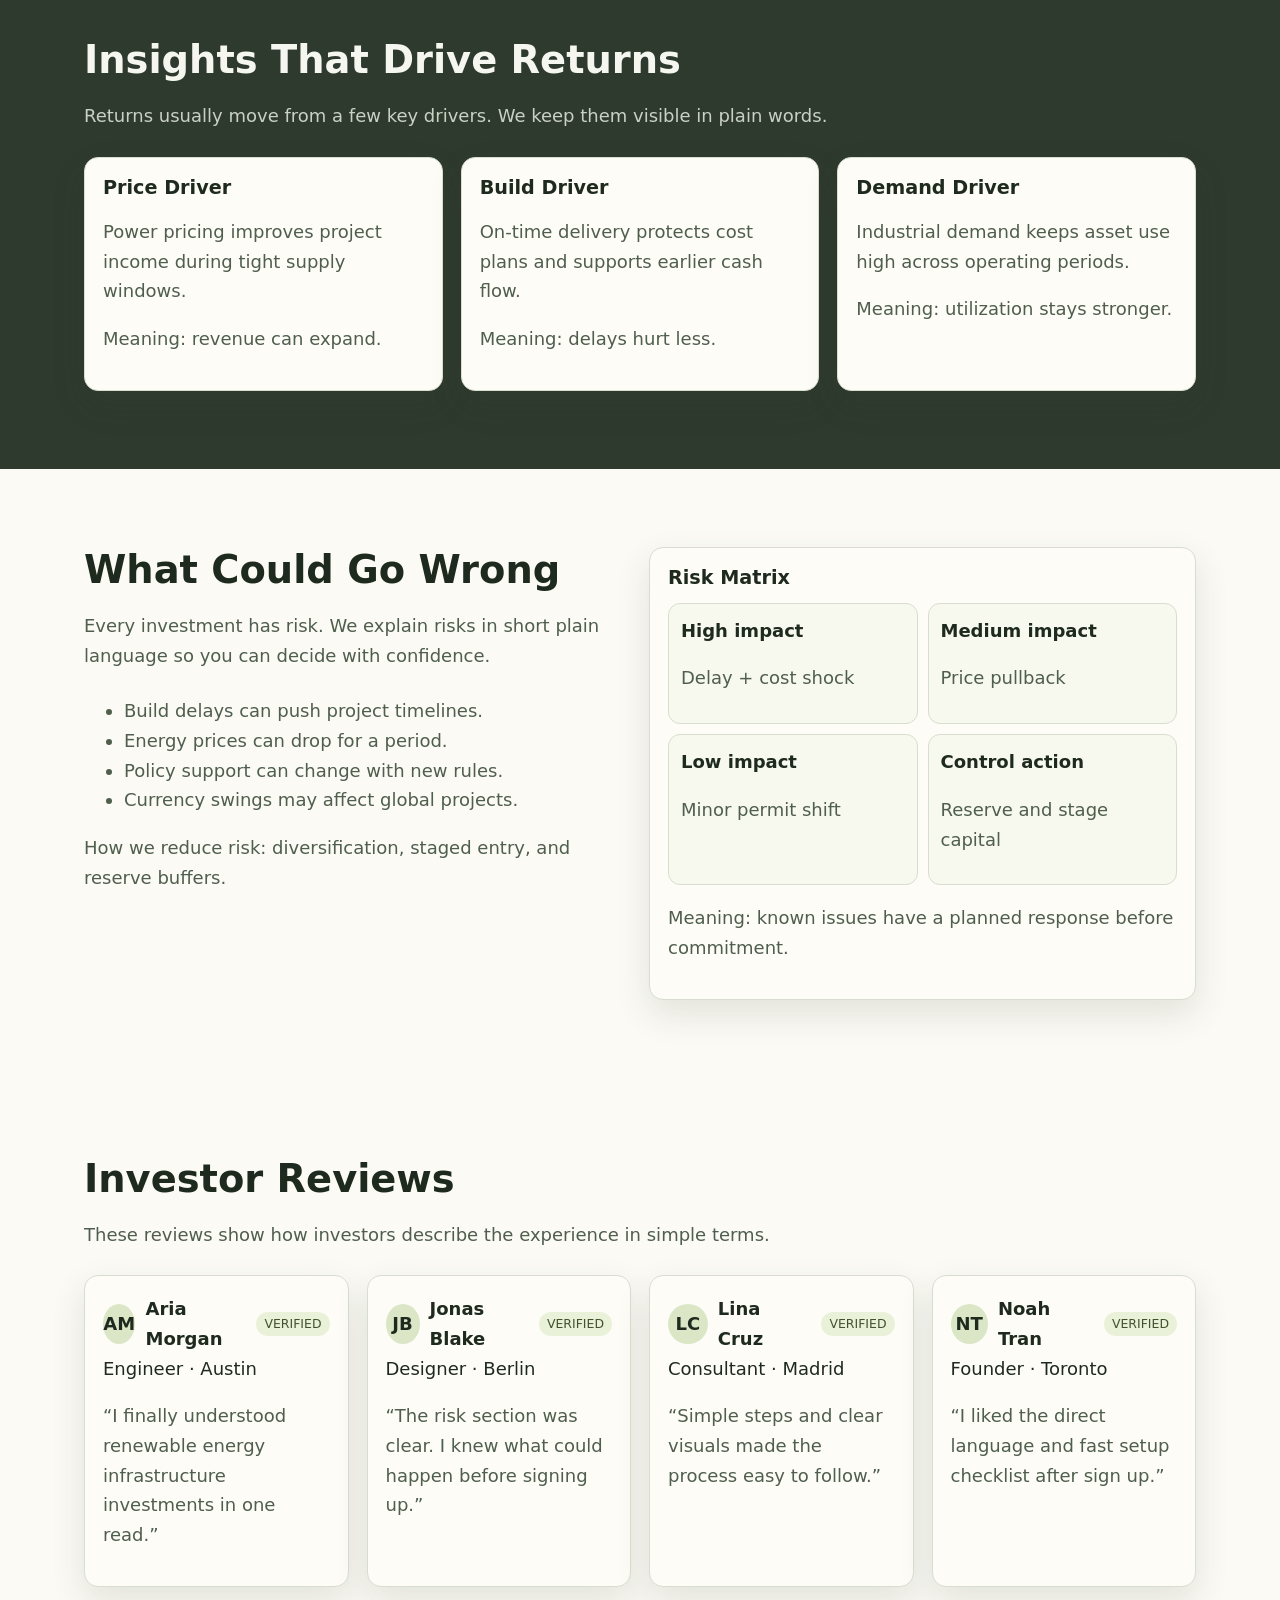
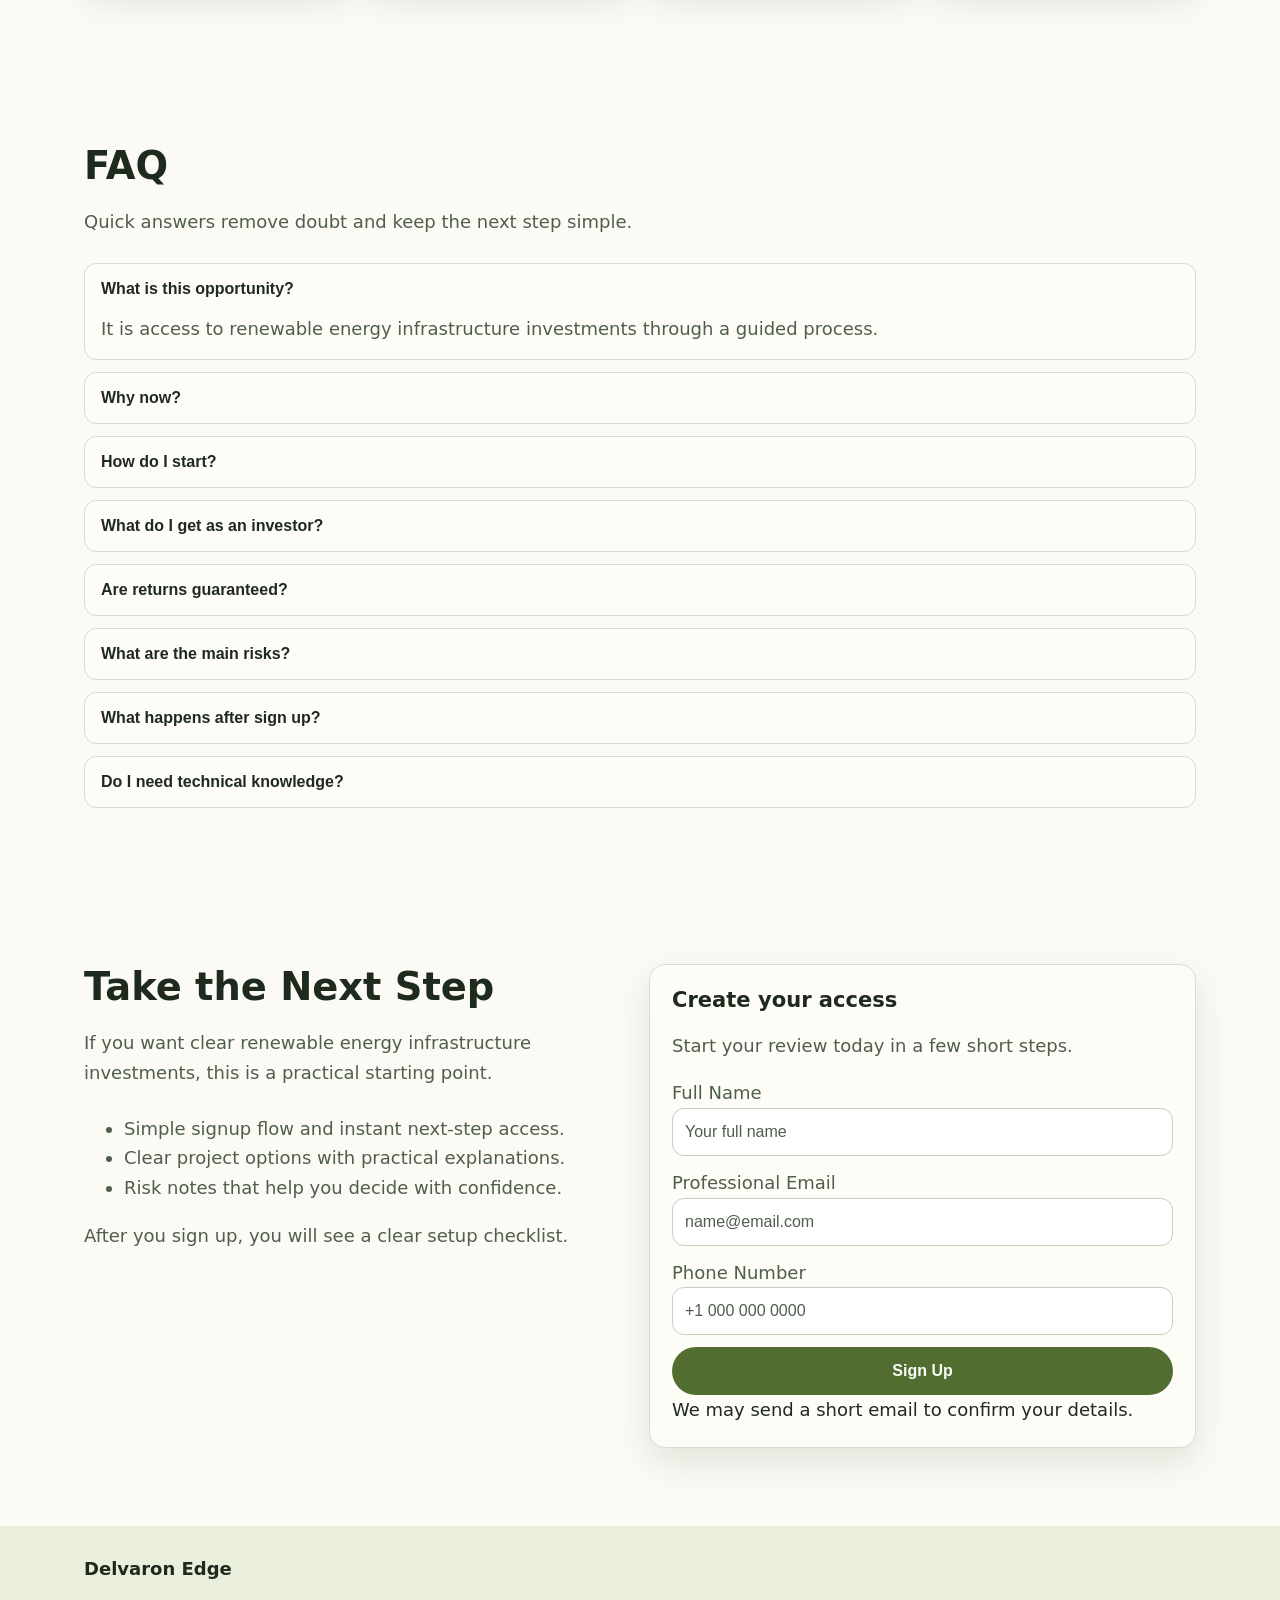
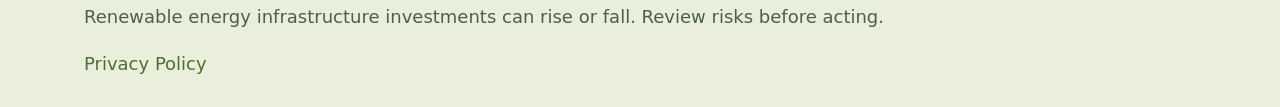
<file: tr/index.html>
<!doctype html>
<html lang="en">
<head>
  <meta charset="UTF-8" />
  <meta name="viewport" content="width=device-width, initial-scale=1" />
  <title>Delvaron Edge Türkçe | Renewable Energy Infrastructure Investments</title>
  <meta name="description" content="Delvaron Edge offers a clear path into renewable energy infrastructure investments with simple steps, transparent selection, and practical risk controls." />
  <link rel="canonical" href="https://delvaronedge.com/tr/index.html" />
  <link rel="alternate" hreflang="en" href="https://delvaronedge.com/tr/index.html" />
  <link rel="alternate" hreflang="de" href="https://delvaronedge.com/de/index.html" />
  <link rel="alternate" hreflang="fr" href="https://delvaronedge.com/fr/index.html" />
  <link rel="alternate" hreflang="es" href="https://delvaronedge.com/es/index.html" />
  <link rel="alternate" hreflang="it" href="https://delvaronedge.com/it/index.html" />
  <link rel="alternate" hreflang="tr" href="https://delvaronedge.com/tr/index.html" />
  <link rel="alternate" hreflang="pt" href="https://delvaronedge.com/pt/index.html" />
  <link rel="alternate" hreflang="ja" href="https://delvaronedge.com/jp/index.html" />
  <link rel="alternate" hreflang="sk" href="https://delvaronedge.com/sk/index.html" />
  <link rel="alternate" hreflang="nl-BE" href="https://delvaronedge.com/be/index.html" />
  <meta property="og:title" content="Delvaron Edge Renewable Energy Infrastructure Investments" />
  <meta property="og:description" content="A simple way to understand and join renewable energy infrastructure investments." />
  <meta property="og:type" content="website" />
  <meta property="og:url" content="https://delvaronedge.com/tr/index.html" />
  <meta property="twitter:card" content="summary_large_image" />
  <meta property="twitter:title" content="Delvaron Edge Renewable Energy Infrastructure Investments" />
  <meta property="twitter:description" content="Clear investor story, simple steps, and transparent risk notes." />
  <link rel="stylesheet" href="../assets/style.css" />
  <script defer src="../assets/app.js"></script>
</head>
<body>
<header class="site-header">
  <div class="container header-row">
    <a class="brand" href="../index.html">Delvaron Edge</a>
    <nav class="main-nav" aria-label="Main navigation">
      <a href="#market">Why Market</a><a href="#model">How It Works</a><a href="#focus">Selection</a><a href="#risk">Risk</a><a href="#faq">FAQ</a>
    </nav>
    <div class="header-right">
      <div class="lang">
        <button class="lang-trigger" aria-label="Open language list">Türkçe</button>
        <div class="lang-menu" role="menu">
          <a href="../index.html"><svg class="flag" viewBox="0 0 20 20"><rect width="20" height="20" fill="#1f4fa3"/><text x="10" y="13" text-anchor="middle" fill="#fff" font-size="7">GB</text></svg>English</a>
          <a href="../de/index.html"><svg class="flag" viewBox="0 0 20 20"><rect width="20" height="20" fill="#000"/><text x="10" y="13" text-anchor="middle" fill="#fff" font-size="7">DE</text></svg>Deutsch</a>
          <a href="../fr/index.html"><svg class="flag" viewBox="0 0 20 20"><rect width="20" height="20" fill="#0055a4"/><text x="10" y="13" text-anchor="middle" fill="#fff" font-size="7">FR</text></svg>Français</a>
          <a href="../es/index.html"><svg class="flag" viewBox="0 0 20 20"><rect width="20" height="20" fill="#aa151b"/><text x="10" y="13" text-anchor="middle" fill="#fff" font-size="7">ES</text></svg>Español</a>
          <a href="../it/index.html"><svg class="flag" viewBox="0 0 20 20"><rect width="20" height="20" fill="#009246"/><text x="10" y="13" text-anchor="middle" fill="#fff" font-size="7">IT</text></svg>Italiano</a>
          <a href="../tr/index.html"><svg class="flag" viewBox="0 0 20 20"><rect width="20" height="20" fill="#e30a17"/><text x="10" y="13" text-anchor="middle" fill="#fff" font-size="7">TR</text></svg>Türkçe</a>
          <a href="../pt/index.html"><svg class="flag" viewBox="0 0 20 20"><rect width="20" height="20" fill="#046a38"/><text x="10" y="13" text-anchor="middle" fill="#fff" font-size="7">PT</text></svg>Português</a>
          <a href="../jp/index.html"><svg class="flag" viewBox="0 0 20 20"><rect width="20" height="20" fill="#bc002d"/><text x="10" y="13" text-anchor="middle" fill="#fff" font-size="7">JP</text></svg>日本語</a>
          <a href="../sk/index.html"><svg class="flag" viewBox="0 0 20 20"><rect width="20" height="20" fill="#0b4ea2"/><text x="10" y="13" text-anchor="middle" fill="#fff" font-size="7">SK</text></svg>Slovak</a>
          <a href="../be/index.html"><svg class="flag" viewBox="0 0 20 20"><rect width="20" height="20" fill="#000"/><text x="10" y="13" text-anchor="middle" fill="#fff" font-size="7">BE</text></svg>Nederlands (BE)</a>
        </div>
      </div>
      <a class="btn" href="#signup-final">Sign Up</a>
      <button id="openDrawer" class="btn mobile-toggle" aria-label="Open menu">Menu</button>
    </div>
  </div>
</header>
<div id="drawerOverlay" class="drawer-overlay"></div>
<aside id="mobileDrawer" class="mobile-drawer" aria-label="Mobile menu">
  <button id="closeDrawer" class="icon-btn" aria-label="Close menu">X</button>
  <a href="#market">Why Market</a><a href="#model">How It Works</a><a href="#focus">Selection</a><a href="#risk">Risk</a><a href="#faq">FAQ</a>
  <div class="lang">
    <button class="lang-trigger">Türkçe</button>
    <div class="lang-menu">
      <a href="../index.html">English</a><a href="../de/index.html">Deutsch</a><a href="../fr/index.html">Français</a><a href="../es/index.html">Español</a><a href="../it/index.html">Italiano</a><a href="../tr/index.html">Türkçe</a><a href="../pt/index.html">Português</a><a href="../jp/index.html">日本語</a><a href="../sk/index.html">Slovak</a><a href="../be/index.html">Nederlands (BE)</a>
    </div>
  </div>
  <a class="btn" href="#signup-final">Sign Up</a>
</aside>

<main>
<section class="section light">
  <div class="container hero-grid">
    <div class="reveal">
      <h1>Renewable Energy Infrastructure Investments Made Clear</h1>
      <p>Delvaron Edge gives investors a simple way to join renewable energy infrastructure investments. Energy demand is rising, and grid upgrades are urgent. You get a clear model, transparent project screening, and practical risk notes before you decide. After you sign up, you get instant access to the next steps.</p>
      <div class="performance-panel" aria-label="Performance range">
        <div class="perf-grid">
          <div class="perf-metric"><div class="perf-num">8–15%</div><div class="perf-label">Monthly range</div></div>
          <div class="perf-metric"><div class="perf-num">80–200%</div><div class="perf-label">Annual range</div></div>
        </div>
        <div class="perf-note">Returns depend on market conditions. Not guaranteed.</div>
      </div>
    </div>
    <form class="form-card reveal" aria-label="Hero sign up form">
      <h3 class="form-title">Start your access</h3>
      <p class="form-sub">Review clear opportunities without complex finance language.</p>
      <div class="form-stack">
        <label>Full Name<input type="text" placeholder="Your full name" required></label>
        <label>Professional Email<input type="email" placeholder="name@email.com" required></label>
        <label>Phone Number<input type="tel" placeholder="+1 000 000 0000" required></label>
        <button class="btn" type="submit">Sign Up</button>
      </div>
      <small class="muted">We may send a short email to confirm your details.</small>
    </form>
  </div>
</section>

<section id="market" class="section light">
  <div class="container reveal">
    <h2>Why Renewable Energy Infrastructure Investments Matter Now</h2>
    <p class="section-intro">Power use keeps climbing in homes, transport, and data centers. New energy lines, storage, and generation are needed fast.</p>
    <div class="grid-3">
      <article class="card"><h3>Demand Shift</h3><p>Electric use grows as cars, homes, and industry move to clean power.</p><p class="muted">Meaning: more projects need funding.</p></article>
      <article class="card"><h3>Grid Pressure</h3><p>Old networks cannot handle peak demand without upgrades and storage support.</p><p class="muted">Meaning: replacement demand stays active.</p></article>
      <article class="card"><h3>Policy Support</h3><p>Tax support lowers build costs and improves project economics.</p><p class="muted">Meaning: more viable project pipelines.</p></article>
    </div>
  </div>
</section>

<section id="model" class="section dark">
  <div class="container grid-2 reveal">
    <div>
      <h2>How It Works</h2>
      <p class="section-intro">You follow a short process with clear checkpoints. Every step explains what it means for your money.</p>
      <ol>
        <li>Sign up and open your setup checklist.</li>
        <li>Review project options with plain-language summaries.</li>
        <li>Choose exposure level that fits your comfort.</li>
        <li>Track updates through one simple dashboard page.</li>
        <li>Adjust choices as market conditions change.</li>
      </ol>
      <p>What it means: you stay in control with clear next actions.</p>
    </div>
    <div class="card dual-bars">
      <h3>0–48h Setup</h3>
      <div class="row"><small>Account ready</small><div class="bar-track"><div class="bar-fill" style="width:84%"></div><span class="marker"></span></div></div>
      <div class="row"><small>Project review</small><div class="bar-track"><div class="bar-fill" style="width:70%"></div><span class="marker"></span></div></div>
      <div class="row"><small>Selection complete</small><div class="bar-track"><div class="bar-fill" style="width:58%"></div><span class="marker"></span></div></div>
      <p class="muted">Benchmark marker shows a typical completion pace.</p>
    </div>
  </div>
</section>

<section id="focus" class="section light">
  <div class="container reveal">
    <h2>What We Focus On</h2>
    <p class="section-intro">We select opportunities using simple, practical checks. The goal is stable project quality, not hype.</p>
    <div class="grid-4">
      <article class="card"><h3>Cash Visibility</h3><p>We prefer projects with clear income sources and contract structure.</p><p class="muted">You see where returns may come from.</p></article>
      <article class="card"><h3>Build Stage</h3><p>We map permit, build, and operating milestones before listing projects.</p><p class="muted">You understand project readiness.</p></article>
      <article class="card"><h3>Cost Buffer</h3><p>We stress-test costs against price shocks and schedule delays.</p><p class="muted">You get downside context.</p></article>
      <article class="card"><h3>Exit Clarity</h3><p>We review likely exit paths before opening investor access.</p><p class="muted">You know possible outcomes.</p></article>
    </div>
  </div>
</section>

<section id="metrics" class="section light">
  <div class="container grid-2 reveal">
    <div class="card">
      <h3>Performance Snapshot</h3>
      <p>Historical outcome range during favorable periods.</p>
      <div class="rings">
        <div class="ring"><div class="circle">12%</div><small>Typical month</small></div>
        <div class="ring"><div class="circle">96%</div><small>Cycle median</small></div>
        <div class="ring"><div class="circle">140%</div><small>Strong cycle</small></div>
      </div>
      <p class="muted">Meaning: outcomes vary, but upside can be meaningful in strong cycles.</p>
    </div>
    <div class="card">
      <h3>Market vs Target</h3>
      <p>Dual comparison bars show target range beside broad market history.</p>
      <div class="row"><small>Target range midpoint 12%</small><div class="bar-track"><div class="bar-fill" style="width:68%"></div><span class="marker" style="left:56%"></span></div></div>
      <div class="row"><small>Market midpoint 6%</small><div class="bar-track"><div class="bar-fill" style="width:39%"></div><span class="marker" style="left:56%"></span></div></div>
      <p class="muted">Benchmark line marks typical broad-market level for context.</p>
    </div>
  </div>
</section>

<section id="insights" class="section dark">
  <div class="container reveal">
    <h2>Insights That Drive Returns</h2>
    <p class="section-intro">Returns usually move from a few key drivers. We keep them visible in plain words.</p>
    <div class="grid-3">
      <article class="card"><h3>Price Driver</h3><p>Power pricing improves project income during tight supply windows.</p><p class="muted">Meaning: revenue can expand.</p></article>
      <article class="card"><h3>Build Driver</h3><p>On-time delivery protects cost plans and supports earlier cash flow.</p><p class="muted">Meaning: delays hurt less.</p></article>
      <article class="card"><h3>Demand Driver</h3><p>Industrial demand keeps asset use high across operating periods.</p><p class="muted">Meaning: utilization stays stronger.</p></article>
    </div>
  </div>
</section>

<section id="risk" class="section light">
  <div class="container grid-2 reveal">
    <div>
      <h2>What Could Go Wrong</h2>
      <p class="section-intro">Every investment has risk. We explain risks in short plain language so you can decide with confidence.</p>
      <ul>
        <li>Build delays can push project timelines.</li>
        <li>Energy prices can drop for a period.</li>
        <li>Policy support can change with new rules.</li>
        <li>Currency swings may affect global projects.</li>
      </ul>
      <p>How we reduce risk: diversification, staged entry, and reserve buffers.</p>
    </div>
    <div class="card">
      <h3>Risk Matrix</h3>
      <div class="risk-matrix">
        <div class="risk-cell"><strong>High impact</strong><p>Delay + cost shock</p></div>
        <div class="risk-cell"><strong>Medium impact</strong><p>Price pullback</p></div>
        <div class="risk-cell"><strong>Low impact</strong><p>Minor permit shift</p></div>
        <div class="risk-cell"><strong>Control action</strong><p>Reserve and stage capital</p></div>
      </div>
      <p class="muted">Meaning: known issues have a planned response before commitment.</p>
    </div>
  </div>
</section>

<section class="section light">
  <div class="container reveal">
    <h2>Investor Reviews</h2>
    <p class="section-intro">These reviews show how investors describe the experience in simple terms.</p>
    <div class="grid-4">
      <article class="card"><div class="review-head"><div class="avatar">AM</div><strong>Aria Morgan</strong><span class="verified">VERIFIED</span></div><small>Engineer · Austin</small><p>“I finally understood renewable energy infrastructure investments in one read.”</p></article>
      <article class="card"><div class="review-head"><div class="avatar">JB</div><strong>Jonas Blake</strong><span class="verified">VERIFIED</span></div><small>Designer · Berlin</small><p>“The risk section was clear. I knew what could happen before signing up.”</p></article>
      <article class="card"><div class="review-head"><div class="avatar">LC</div><strong>Lina Cruz</strong><span class="verified">VERIFIED</span></div><small>Consultant · Madrid</small><p>“Simple steps and clear visuals made the process easy to follow.”</p></article>
      <article class="card"><div class="review-head"><div class="avatar">NT</div><strong>Noah Tran</strong><span class="verified">VERIFIED</span></div><small>Founder · Toronto</small><p>“I liked the direct language and fast setup checklist after sign up.”</p></article>
    </div>
  </div>
</section>

<section id="faq" class="section light">
  <div class="container reveal">
    <h2>FAQ</h2>
    <p class="section-intro">Quick answers remove doubt and keep the next step simple.</p>
    <div class="faq-list">
      <div class="faq-item open"><button class="faq-q">What is this opportunity?</button><div class="faq-answer">It is access to renewable energy infrastructure investments through a guided process.</div></div>
      <div class="faq-item"><button class="faq-q">Why now?</button><div class="faq-answer">Demand and grid upgrades are rising, which supports long project pipelines.</div></div>
      <div class="faq-item"><button class="faq-q">How do I start?</button><div class="faq-answer">Sign up, review options, and choose what to do next.</div></div>
      <div class="faq-item"><button class="faq-q">What do I get as an investor?</button><div class="faq-answer">Clear project summaries, risk notes, and simple progress tracking.</div></div>
      <div class="faq-item"><button class="faq-q">Are returns guaranteed?</button><div class="faq-answer">No. Returns depend on market conditions and project execution.</div></div>
      <div class="faq-item"><button class="faq-q">What are the main risks?</button><div class="faq-answer">Delays, price moves, and policy changes can affect outcomes.</div></div>
      <div class="faq-item"><button class="faq-q">What happens after sign up?</button><div class="faq-answer">After you sign up, you can review the options and choose what to do next.</div></div>
      <div class="faq-item"><button class="faq-q">Do I need technical knowledge?</button><div class="faq-answer">No. The platform explains each point in plain, simple language.</div></div>
    </div>
  </div>
</section>

<section id="signup-final" class="section final-cta light">
  <div class="container grid-2 reveal">
    <div>
      <h2>Take the Next Step</h2>
      <p class="section-intro">If you want clear renewable energy infrastructure investments, this is a practical starting point.</p>
      <ul>
        <li>Simple signup flow and instant next-step access.</li>
        <li>Clear project options with practical explanations.</li>
        <li>Risk notes that help you decide with confidence.</li>
      </ul>
      <p>After you sign up, you will see a clear setup checklist.</p>
    </div>
    <form class="form-card" aria-label="Final sign up form">
      <h3 class="form-title">Create your access</h3>
      <p class="form-sub">Start your review today in a few short steps.</p>
      <div class="form-stack">
        <label>Full Name<input type="text" placeholder="Your full name" required></label>
        <label>Professional Email<input type="email" placeholder="name@email.com" required></label>
        <label>Phone Number<input type="tel" placeholder="+1 000 000 0000" required></label>
        <button class="btn" type="submit">Sign Up</button>
      </div>
      <small class="muted">We may send a short email to confirm your details.</small>
    </form>
  </div>
</section>
</main>

<footer class="footer">
  <div class="container">
    <strong>Delvaron Edge</strong>
    <p class="muted">Renewable energy infrastructure investments can rise or fall. Review risks before acting.</p>
    <a href="#" data-open-privacy>Privacy Policy</a>
  </div>
</footer>

<div id="privacyModal" class="modal" aria-modal="true" role="dialog" aria-label="Privacy Policy">
  <div class="modal-panel">
    <div class="modal-head"><h3>Privacy Policy</h3><button class="icon-btn" data-close-privacy aria-label="Close privacy">X</button></div>
    <div class="modal-body">
      <p><strong>Introduction:</strong> We explain clearly what data we collect and why.</p>
      <p><strong>Data collection:</strong> We collect name, email, phone, and basic device logs.</p>
      <p><strong>Legal basis:</strong> We process data to provide requested access and service support.</p>
      <p><strong>Cookies:</strong> Cookies help with security, language memory, and performance analytics.</p>
      <p><strong>Retention:</strong> We keep records only as long as needed for service and legal duties.</p>
      <p><strong>Third-party sharing:</strong> We share limited data with vetted service providers.</p>
      <p><strong>Security:</strong> We use encryption, access controls, and monitoring.</p>
      <p><strong>User rights:</strong> You can request access, update, export, or deletion of personal data.</p>
      <p><strong>International transfers:</strong> Some providers process data in other countries with safeguards.</p>
      <p><strong>Industry risk disclosure:</strong> Investment markets are volatile, and outcomes are not guaranteed.</p>
      <p><strong>Contact:</strong> privacy@delvaronedge.com</p>
    </div>
    <div class="modal-foot"><button class="icon-btn" data-close-privacy>Close</button></div>
  </div>
</div>

<script type="application/ld+json">{"@context":"https://schema.org","@graph":[{"@type":"Organization","name":"Delvaron Edge","url":"https://delvaronedge.com"},{"@type":"WebSite","name":"Delvaron Edge","url":"https://delvaronedge.com/tr/index.html"},{"@type":"FAQPage","mainEntity":[{"@type":"Question","name":"What is this opportunity?","acceptedAnswer":{"@type":"Answer","text":"It is access to renewable energy infrastructure investments through a guided process."}},{"@type":"Question","name":"What happens after sign up?","acceptedAnswer":{"@type":"Answer","text":"After you sign up, you can review the options and choose what to do next."}}]},{"@type":"Review","author":{"@type":"Person","name":"Aria Morgan"},"reviewBody":"I finally understood renewable energy infrastructure investments in one read.","itemReviewed":{"@type":"Service","name":"Delvaron Edge"}}]}</script>
</body>
</html>
</file>
<file: assets/style.css>
/* PALETTE FAMILY: Beige + Olive */
/* CTA COLOR FAMILY: Forest Green */
/* PAGE BALANCE: light-dominant */
/* HERO TEMPERATURE: warm */

:root {
  --text-strong: #1f2a1e;
  --text-muted: #4f5e4d;
  --text-on-dark: #f4f6ef;
  --text-muted-on-dark: #c9d1c3;
  --surface-0: #f6f4ec;
  --surface-1: #fbfaf5;
  --surface-2: #2f3a2f;
  --surface-card: #fdfcf7;
  --border-subtle: #d8decf;
  --input-bg: #ffffff;
  --input-border: #c7d0be;
  --focus-ring: #b7cf8f;
  --shadow-soft: 0 14px 34px rgba(50, 65, 45, 0.12);
  --cta: #516d2f;
  --cta-hover: #435a28;
  --chart-a: #6b8346;
  --chart-b: #8da25f;
  --chart-c: #b5c58a;
  --chart-d: #d3dec0;
  --btn-height: 48px;
}

* { box-sizing: border-box; }
html, body { margin: 0; padding: 0; overflow-x: hidden; }
body {
  font-family: Inter, "Segoe UI", system-ui, sans-serif;
  font-size: 18px;
  line-height: 1.65;
  background: var(--surface-0);
  color: var(--text-strong);
}
p, li, label, small, .faq-answer, .modal-content {
  font-size: 18px;
  line-height: 1.65;
}
a { color: var(--cta); text-decoration: none; }
a:focus-visible, button:focus-visible, input:focus-visible { outline: none; box-shadow: 0 0 0 4px var(--focus-ring); }

.container { max-width: 1160px; margin: 0 auto; padding-inline: 24px; }
.section { padding: 78px 0; position: relative; overflow: hidden; }
.section.light { background: var(--surface-1); color: var(--text-strong); }
.section.light p, .section.light li { color: var(--text-muted); }

.section.dark { background: var(--surface-2); color: var(--text-on-dark); }
.section.dark p, .section.dark li { color: var(--text-muted-on-dark); }

h1, h2, h3 { margin: 0 0 14px; line-height: 1.2; }
h1 { font-size: clamp(2.2rem, 5vw, 3.7rem); }
h2 { font-size: clamp(1.5rem, 3vw, 2.4rem); }
.section-intro { max-width: 860px; margin-bottom: 26px; }

.site-header {
  position: sticky; top: 0; z-index: 50; backdrop-filter: blur(12px);
  background: #fbfaf5e0; border-bottom: 1px solid var(--border-subtle);
}
.header-row { display: flex; justify-content: space-between; align-items: center; min-height: 80px; gap: 16px; }
.brand { font-weight: 700; color: var(--text-strong); font-size: 1.2rem; }
.main-nav { display: flex; gap: 20px; }
.main-nav a { color: var(--text-muted); font-weight: 500; }
.header-right { display: flex; align-items: center; gap: 12px; }

.btn, .lang-trigger {
  height: var(--btn-height);
  padding: 0 18px;
  border-radius: 999px;
  font-size: 1rem;
  display: inline-flex;
  align-items: center;
  justify-content: center;
  border: 1px solid transparent;
}
.btn { background: var(--cta); color: #f9fbf5; font-weight: 700; }
.btn:hover { background: var(--cta-hover); }

.lang { position: relative; }
.lang-trigger { background: #eef2e3; color: var(--text-strong); border-color: var(--border-subtle); }
.lang-menu {
  position: absolute; right: 0; top: calc(100% + 8px); min-width: 220px; background: var(--surface-card);
  border: 1px solid var(--border-subtle); border-radius: 14px; box-shadow: var(--shadow-soft); padding: 10px; display: none;
}
.lang.open .lang-menu { display: block; }
.lang-menu a { display: flex; align-items: center; gap: 10px; padding: 8px 10px; border-radius: 10px; color: var(--text-strong); }
.lang-menu a:hover { background: #f0f3e8; }
.flag { width: 18px; height: 18px; border-radius: 50%; flex: 0 0 18px; }

.hero-grid { display: grid; grid-template-columns: 1.2fr 0.9fr; gap: 28px; align-items: start; }
.performance-panel {
  margin-top: 16px; background: linear-gradient(135deg, #f2f7e5, #eef3df); border: 1px solid var(--border-subtle);
  border-radius: 16px; padding: 20px; box-shadow: var(--shadow-soft);
}
.perf-grid { display: grid; grid-template-columns: 1fr 1fr; gap: 14px; }
.perf-metric { background: #fbfdf6; border: 1px solid var(--border-subtle); border-radius: 14px; padding: 14px; }
.perf-num { font-size: 2.1rem; font-weight: 700; color: var(--text-strong); }
.perf-label { color: var(--text-muted); font-size: 0.95rem; }
.perf-note { margin-top: 8px; font-size: 0.84rem; color: var(--text-muted); }

.form-card {
  background: var(--surface-card);
  color: var(--text-strong);
  border: 1px solid var(--border-subtle);
}

.form-card h3, .form-card .form-title { color: var(--text-strong); }
.form-card p, .form-card .form-sub { color: var(--text-muted); }

.form-card label { color: var(--text-muted); }
.form-card input {
  background: var(--input-bg);
  color: var(--text-strong);
  border: 1px solid var(--input-border);
}
.form-card input::placeholder { color: var(--text-muted); }

.form-card input:focus {
  outline: none;
  box-shadow: 0 0 0 4px var(--focus-ring);
  border-color: transparent;
}
.form-card { border-radius: 16px; padding: 22px; box-shadow: var(--shadow-soft); }
.form-stack { display: grid; gap: 12px; }
.form-stack input { width: 100%; border-radius: 12px; height: 48px; padding: 0 12px; font-size: 1rem; }

.grid-2 { display: grid; grid-template-columns: 1fr 1fr; gap: 18px; }
.grid-3 { display: grid; grid-template-columns: repeat(3, 1fr); gap: 18px; }
.grid-4 { display: grid; grid-template-columns: repeat(4, 1fr); gap: 18px; }
.grid-2 > *, .grid-3 > *, .grid-4 > * { min-width: 0; max-width: 100%; }

/* CARD CONTRAST LOCK */
.card{
  background: var(--surface-card);
  color: var(--text-strong);
  border: 1px solid var(--border-subtle);
}
.card p, .card li, .card .muted{
  color: var(--text-muted);
}
.section.dark .card{
  background: var(--surface-card);
  color: var(--text-strong);
}
.section.dark .card p, .section.dark .card li, .section.dark .card .muted{
  color: var(--text-muted);
}

/* Absolute bans */
.card, .card * { opacity: 1 !important; }
.card p, .card li { opacity: 1 !important; }

.card { border-radius: 14px; padding: 18px; box-shadow: var(--shadow-soft); }
.card h3 { font-size: 1.2rem; }

.dual-bars .row { margin: 10px 0; }
.bar-track { background: #e8eddc; border-radius: 999px; height: 10px; position: relative; }
.bar-fill { height: 100%; border-radius: 999px; background: linear-gradient(90deg, var(--chart-a), var(--chart-b)); }
.marker { position: absolute; top: -4px; width: 2px; height: 18px; background: #405236; left: 60%; }

.rings { display: grid; grid-template-columns: repeat(3,1fr); gap: 14px; }
.ring { text-align: center; }
.ring .circle { width: 120px; height: 120px; margin: 0 auto 10px; border-radius: 50%; border: 12px solid var(--chart-d); border-top-color: var(--chart-a); border-right-color: var(--chart-b); display: grid; place-items: center; font-weight: 700; }

.risk-matrix { display: grid; grid-template-columns: 1fr 1fr; gap: 10px; }
.risk-cell { border: 1px solid var(--border-subtle); border-radius: 12px; padding: 12px; background: #f7f9ef; }

.faq-list { display: grid; gap: 12px; }
.faq-item { border: 1px solid var(--border-subtle); border-radius: 12px; background: var(--surface-card); }
.faq-q { width: 100%; background: transparent; border: none; text-align: left; color: var(--text-strong); padding: 16px; font-size: 1rem; font-weight: 600; }
.faq-answer { max-height: 0; overflow: hidden; transition: max-height .3s ease; padding: 0 16px; color: var(--text-muted); }
.faq-item.open .faq-answer { max-height: 120px; padding-bottom: 16px; }

.review-head { display: flex; align-items: center; gap: 10px; flex-wrap: nowrap; }
.avatar { width: 40px; height: 40px; border-radius: 50%; background: #dbe6c7; display: grid; place-items: center; font-weight: 700; }
.verified { font-size: 0.78rem; padding: 2px 8px; border-radius: 999px; background: #e9f2d9; color: #42522d; }

.final-cta { background: linear-gradient(160deg, #f7faee, #edf3dc); }

.footer { background: #e9efda; color: var(--text-strong); padding: 28px 0; }
.footer .muted { color: var(--text-muted); }

.modal { position: fixed; inset: 0; display: none; align-items: center; justify-content: center; background: #2b332aa8; z-index: 70; }
.modal.open { display: flex; }
.modal-panel { width: min(900px, 94%); max-height: 86vh; overflow: auto; background: var(--surface-card); border-radius: 16px; border: 1px solid var(--border-subtle); }
.modal-head, .modal-foot { padding: 14px 18px; border-bottom: 1px solid var(--border-subtle); display: flex; justify-content: space-between; align-items: center; }
.modal-foot { border-top: 1px solid var(--border-subtle); border-bottom: 0; }
.modal-body { padding: 18px; }
.icon-btn { border: 1px solid var(--border-subtle); background: #f3f6e9; color: var(--text-strong); border-radius: 10px; padding: 6px 10px; }

.mobile-toggle { display: none; }
.mobile-drawer {
  position: fixed; top: 0; right: -100%; width: min(360px, 100%); height: 100vh; background: var(--surface-card);
  z-index: 80; box-shadow: var(--shadow-soft); transition: right .28s ease; padding: 20px; display: flex; flex-direction: column; gap: 16px;
}
.mobile-drawer.open { right: 0; }
.drawer-overlay { position: fixed; inset: 0; background: #2933278f; display: none; z-index: 75; }
.drawer-overlay.open { display: block; }
body.lock { overflow: hidden; }

.reveal { opacity: 0; transform: translateY(18px); transition: opacity .4s ease, transform .4s ease; }
.reveal.show { opacity: 1; transform: translateY(0); }

@media (max-width: 900px) {
  .main-nav, .header-right .lang, .header-right > .btn { display: none; }
  .mobile-toggle { display: inline-flex; height: var(--btn-height); }
  .hero-grid, .grid-2, .grid-3, .grid-4, .rings { grid-template-columns: 1fr; }
}
@media (max-width: 1200px) and (min-width: 901px) {
  .grid-4 { grid-template-columns: repeat(2,1fr); }
}
</file>
